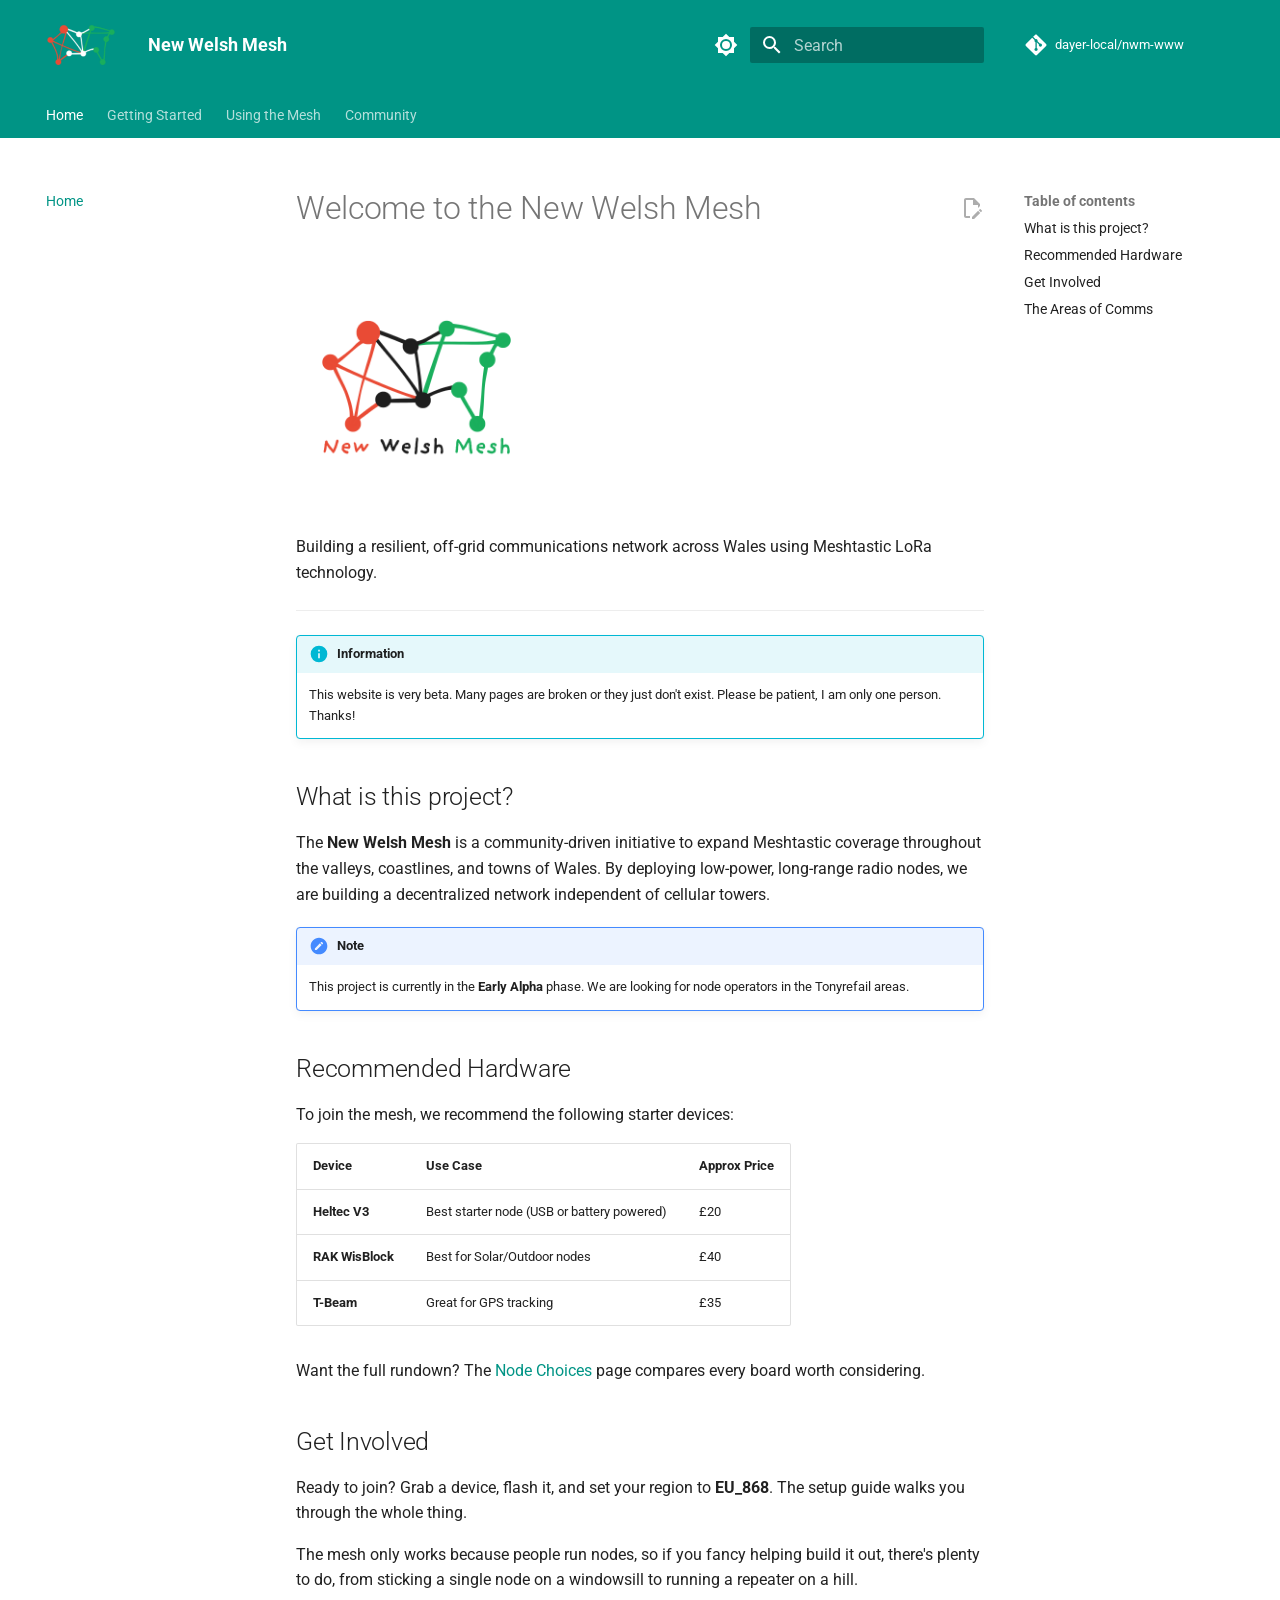
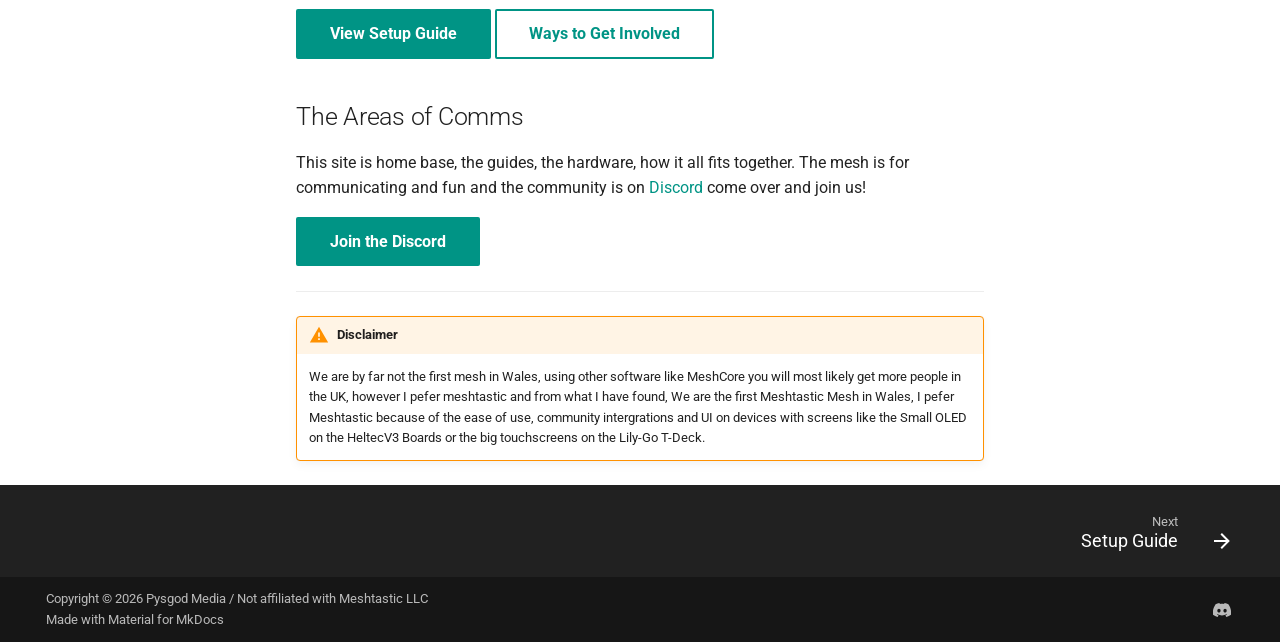
<file: index.html>
<!doctype html>
<html lang="en" class="no-js">
  <head>
    
      <meta charset="utf-8">
      <meta name="viewport" content="width=device-width,initial-scale=1">
      
      
      
        <link rel="canonical" href="https://welshmesh.pysgod.xyz/">
      
      
      
        <link rel="next" href="docs/getting-started/">
      
      
        
      
      
      <link rel="icon" href="nwm-white.png">
      <meta name="generator" content="mkdocs-1.6.1, mkdocs-material-9.7.7">
    
    
      
        <title>New Welsh Mesh</title>
      
    
    
      <link rel="stylesheet" href="assets/stylesheets/main.ec1eaa64.min.css">
      
        
        <link rel="stylesheet" href="assets/stylesheets/palette.ab4e12ef.min.css">
      
      


    
    
      
    
    
      
        
        
        <link rel="preconnect" href="https://fonts.gstatic.com" crossorigin>
        <link rel="stylesheet" href="https://fonts.googleapis.com/css?family=Roboto:300,300i,400,400i,700,700i%7CRoboto+Mono:400,400i,700,700i&display=fallback">
        <style>:root{--md-text-font:"Roboto";--md-code-font:"Roboto Mono"}</style>
      
    
    
      <link rel="stylesheet" href="stylesheets/style.css">
    
    <script>__md_scope=new URL(".",location),__md_hash=e=>[...e].reduce(((e,_)=>(e<<5)-e+_.charCodeAt(0)),0),__md_get=(e,_=localStorage,t=__md_scope)=>JSON.parse(_.getItem(t.pathname+"."+e)),__md_set=(e,_,t=localStorage,a=__md_scope)=>{try{t.setItem(a.pathname+"."+e,JSON.stringify(_))}catch(e){}}</script>
    
      

    
    
  </head>
  
  
    
    
      
    
    
    
    
    <body dir="ltr" data-md-color-scheme="default" data-md-color-primary="custom" data-md-color-accent="custom">
  
    
    <input class="md-toggle" data-md-toggle="drawer" type="checkbox" id="__drawer" autocomplete="off">
    <input class="md-toggle" data-md-toggle="search" type="checkbox" id="__search" autocomplete="off">
    <label class="md-overlay" for="__drawer"></label>
    <div data-md-component="skip">
      
        
        <a href="#welcome-to-the-new-welsh-mesh" class="md-skip">
          Skip to content
        </a>
      
    </div>
    <div data-md-component="announce">
      
    </div>
    
    
      

<header class="md-header" data-md-component="header">
  <nav class="md-header__inner md-grid" aria-label="Header">
    <a href="." title="New Welsh Mesh" class="md-header__button md-logo" aria-label="New Welsh Mesh" data-md-component="logo">
      
  <img src="nwm-white.png" alt="logo">

    </a>
    <label class="md-header__button md-icon" for="__drawer">
      
      <svg xmlns="http://www.w3.org/2000/svg" viewBox="0 0 24 24"><path d="M3 6h18v2H3zm0 5h18v2H3zm0 5h18v2H3z"/></svg>
    </label>
    <div class="md-header__title" data-md-component="header-title">
      <div class="md-header__ellipsis">
        <div class="md-header__topic">
          <span class="md-ellipsis">
            New Welsh Mesh
          </span>
        </div>
        <div class="md-header__topic" data-md-component="header-topic">
          <span class="md-ellipsis">
            
              Home
            
          </span>
        </div>
      </div>
    </div>
    
      
        <form class="md-header__option" data-md-component="palette">
  
    
    
    
    <input class="md-option" data-md-color-media="" data-md-color-scheme="default" data-md-color-primary="custom" data-md-color-accent="custom"  aria-label="Switch to dark mode"  type="radio" name="__palette" id="__palette_0">
    
      <label class="md-header__button md-icon" title="Switch to dark mode" for="__palette_1" hidden>
        <svg xmlns="http://www.w3.org/2000/svg" viewBox="0 0 24 24"><path d="M12 8a4 4 0 0 0-4 4 4 4 0 0 0 4 4 4 4 0 0 0 4-4 4 4 0 0 0-4-4m0 10a6 6 0 0 1-6-6 6 6 0 0 1 6-6 6 6 0 0 1 6 6 6 6 0 0 1-6 6m8-9.31V4h-4.69L12 .69 8.69 4H4v4.69L.69 12 4 15.31V20h4.69L12 23.31 15.31 20H20v-4.69L23.31 12z"/></svg>
      </label>
    
  
    
    
    
    <input class="md-option" data-md-color-media="" data-md-color-scheme="slate" data-md-color-primary="custom" data-md-color-accent="custom"  aria-label="Switch to light mode"  type="radio" name="__palette" id="__palette_1">
    
      <label class="md-header__button md-icon" title="Switch to light mode" for="__palette_0" hidden>
        <svg xmlns="http://www.w3.org/2000/svg" viewBox="0 0 24 24"><path d="M12 18c-.89 0-1.74-.2-2.5-.55C11.56 16.5 13 14.42 13 12s-1.44-4.5-3.5-5.45C10.26 6.2 11.11 6 12 6a6 6 0 0 1 6 6 6 6 0 0 1-6 6m8-9.31V4h-4.69L12 .69 8.69 4H4v4.69L.69 12 4 15.31V20h4.69L12 23.31 15.31 20H20v-4.69L23.31 12z"/></svg>
      </label>
    
  
</form>
      
    
    
      <script>var palette=__md_get("__palette");if(palette&&palette.color){if("(prefers-color-scheme)"===palette.color.media){var media=matchMedia("(prefers-color-scheme: light)"),input=document.querySelector(media.matches?"[data-md-color-media='(prefers-color-scheme: light)']":"[data-md-color-media='(prefers-color-scheme: dark)']");palette.color.media=input.getAttribute("data-md-color-media"),palette.color.scheme=input.getAttribute("data-md-color-scheme"),palette.color.primary=input.getAttribute("data-md-color-primary"),palette.color.accent=input.getAttribute("data-md-color-accent")}for(var[key,value]of Object.entries(palette.color))document.body.setAttribute("data-md-color-"+key,value)}</script>
    
    
    
      
      
        <label class="md-header__button md-icon" for="__search">
          
          <svg xmlns="http://www.w3.org/2000/svg" viewBox="0 0 24 24"><path d="M9.5 3A6.5 6.5 0 0 1 16 9.5c0 1.61-.59 3.09-1.56 4.23l.27.27h.79l5 5-1.5 1.5-5-5v-.79l-.27-.27A6.52 6.52 0 0 1 9.5 16 6.5 6.5 0 0 1 3 9.5 6.5 6.5 0 0 1 9.5 3m0 2C7 5 5 7 5 9.5S7 14 9.5 14 14 12 14 9.5 12 5 9.5 5"/></svg>
        </label>
        <div class="md-search" data-md-component="search" role="dialog">
  <label class="md-search__overlay" for="__search"></label>
  <div class="md-search__inner" role="search">
    <form class="md-search__form" name="search">
      <input type="text" class="md-search__input" name="query" aria-label="Search" placeholder="Search" autocapitalize="off" autocorrect="off" autocomplete="off" spellcheck="false" data-md-component="search-query" required>
      <label class="md-search__icon md-icon" for="__search">
        
        <svg xmlns="http://www.w3.org/2000/svg" viewBox="0 0 24 24"><path d="M9.5 3A6.5 6.5 0 0 1 16 9.5c0 1.61-.59 3.09-1.56 4.23l.27.27h.79l5 5-1.5 1.5-5-5v-.79l-.27-.27A6.52 6.52 0 0 1 9.5 16 6.5 6.5 0 0 1 3 9.5 6.5 6.5 0 0 1 9.5 3m0 2C7 5 5 7 5 9.5S7 14 9.5 14 14 12 14 9.5 12 5 9.5 5"/></svg>
        
        <svg xmlns="http://www.w3.org/2000/svg" viewBox="0 0 24 24"><path d="M20 11v2H8l5.5 5.5-1.42 1.42L4.16 12l7.92-7.92L13.5 5.5 8 11z"/></svg>
      </label>
      <nav class="md-search__options" aria-label="Search">
        
        <button type="reset" class="md-search__icon md-icon" title="Clear" aria-label="Clear" tabindex="-1">
          
          <svg xmlns="http://www.w3.org/2000/svg" viewBox="0 0 24 24"><path d="M19 6.41 17.59 5 12 10.59 6.41 5 5 6.41 10.59 12 5 17.59 6.41 19 12 13.41 17.59 19 19 17.59 13.41 12z"/></svg>
        </button>
      </nav>
      
    </form>
    <div class="md-search__output">
      <div class="md-search__scrollwrap" tabindex="0" data-md-scrollfix>
        <div class="md-search-result" data-md-component="search-result">
          <div class="md-search-result__meta">
            Initializing search
          </div>
          <ol class="md-search-result__list" role="presentation"></ol>
        </div>
      </div>
    </div>
  </div>
</div>
      
    
    
      <div class="md-header__source">
        <a href="https://github.com/dayer-local/nwm-www" title="Go to repository" class="md-source" data-md-component="source">
  <div class="md-source__icon md-icon">
    
    <svg xmlns="http://www.w3.org/2000/svg" viewBox="0 0 448 512"><!--! Font Awesome Free 7.1.0 by @fontawesome - https://fontawesome.com License - https://fontawesome.com/license/free (Icons: CC BY 4.0, Fonts: SIL OFL 1.1, Code: MIT License) Copyright 2025 Fonticons, Inc.--><path d="M439.6 236.1 244 40.5c-5.4-5.5-12.8-8.5-20.4-8.5s-15 3-20.4 8.4L162.5 81l51.5 51.5c27.1-9.1 52.7 16.8 43.4 43.7l49.7 49.7c34.2-11.8 61.2 31 35.5 56.7-26.5 26.5-70.2-2.9-56-37.3L240.3 199v121.9c25.3 12.5 22.3 41.8 9.1 55-6.4 6.4-15.2 10.1-24.3 10.1s-17.8-3.6-24.3-10.1c-17.6-17.6-11.1-46.9 11.2-56v-123c-20.8-8.5-24.6-30.7-18.6-45L142.6 101 8.5 235.1C3 240.6 0 247.9 0 255.5s3 15 8.5 20.4l195.6 195.7c5.4 5.4 12.7 8.4 20.4 8.4s15-3 20.4-8.4l194.7-194.7c5.4-5.4 8.4-12.8 8.4-20.4s-3-15-8.4-20.4"/></svg>
  </div>
  <div class="md-source__repository">
    dayer-local/nwm-www
  </div>
</a>
      </div>
    
  </nav>
  
</header>
    
    <div class="md-container" data-md-component="container">
      
      
        
          
            
<nav class="md-tabs" aria-label="Tabs" data-md-component="tabs">
  <div class="md-grid">
    <ul class="md-tabs__list">
      
        
  
  
  
    
  
  
    <li class="md-tabs__item md-tabs__item--active">
      <a href="." class="md-tabs__link">
        
  
  
    
  
  Home

      </a>
    </li>
  

      
        
  
  
  
  
    
    
      <li class="md-tabs__item">
        <a href="docs/getting-started/" class="md-tabs__link">
          
  
  
  Getting Started

        </a>
      </li>
    
  

      
        
  
  
  
  
    
    
      <li class="md-tabs__item">
        <a href="docs/mesh-etiquette/" class="md-tabs__link">
          
  
  
  Using the Mesh

        </a>
      </li>
    
  

      
        
  
  
  
  
    
    
      <li class="md-tabs__item">
        <a href="docs/get-involved/" class="md-tabs__link">
          
  
  
  Community

        </a>
      </li>
    
  

      
    </ul>
  </div>
</nav>
          
        
      
      <main class="md-main" data-md-component="main">
        <div class="md-main__inner md-grid">
          
            
              
              <div class="md-sidebar md-sidebar--primary" data-md-component="sidebar" data-md-type="navigation" >
                <div class="md-sidebar__scrollwrap">
                  <div class="md-sidebar__inner">
                    


  


<nav class="md-nav md-nav--primary md-nav--lifted" aria-label="Navigation" data-md-level="0">
  <label class="md-nav__title" for="__drawer">
    <a href="." title="New Welsh Mesh" class="md-nav__button md-logo" aria-label="New Welsh Mesh" data-md-component="logo">
      
  <img src="nwm-white.png" alt="logo">

    </a>
    New Welsh Mesh
  </label>
  
    <div class="md-nav__source">
      <a href="https://github.com/dayer-local/nwm-www" title="Go to repository" class="md-source" data-md-component="source">
  <div class="md-source__icon md-icon">
    
    <svg xmlns="http://www.w3.org/2000/svg" viewBox="0 0 448 512"><!--! Font Awesome Free 7.1.0 by @fontawesome - https://fontawesome.com License - https://fontawesome.com/license/free (Icons: CC BY 4.0, Fonts: SIL OFL 1.1, Code: MIT License) Copyright 2025 Fonticons, Inc.--><path d="M439.6 236.1 244 40.5c-5.4-5.5-12.8-8.5-20.4-8.5s-15 3-20.4 8.4L162.5 81l51.5 51.5c27.1-9.1 52.7 16.8 43.4 43.7l49.7 49.7c34.2-11.8 61.2 31 35.5 56.7-26.5 26.5-70.2-2.9-56-37.3L240.3 199v121.9c25.3 12.5 22.3 41.8 9.1 55-6.4 6.4-15.2 10.1-24.3 10.1s-17.8-3.6-24.3-10.1c-17.6-17.6-11.1-46.9 11.2-56v-123c-20.8-8.5-24.6-30.7-18.6-45L142.6 101 8.5 235.1C3 240.6 0 247.9 0 255.5s3 15 8.5 20.4l195.6 195.7c5.4 5.4 12.7 8.4 20.4 8.4s15-3 20.4-8.4l194.7-194.7c5.4-5.4 8.4-12.8 8.4-20.4s-3-15-8.4-20.4"/></svg>
  </div>
  <div class="md-source__repository">
    dayer-local/nwm-www
  </div>
</a>
    </div>
  
  <ul class="md-nav__list" data-md-scrollfix>
    
      
      
  
  
    
  
  
  
    <li class="md-nav__item md-nav__item--active">
      
      <input class="md-nav__toggle md-toggle" type="checkbox" id="__toc">
      
      
        
      
      
        <label class="md-nav__link md-nav__link--active" for="__toc">
          
  
  
  <span class="md-ellipsis">
    
  
    Home
  

    
  </span>
  
  

          <span class="md-nav__icon md-icon"></span>
        </label>
      
      <a href="." class="md-nav__link md-nav__link--active">
        
  
  
  <span class="md-ellipsis">
    
  
    Home
  

    
  </span>
  
  

      </a>
      
        

<nav class="md-nav md-nav--secondary" aria-label="Table of contents">
  
  
  
    
  
  
    <label class="md-nav__title" for="__toc">
      <span class="md-nav__icon md-icon"></span>
      Table of contents
    </label>
    <ul class="md-nav__list" data-md-component="toc" data-md-scrollfix>
      
        <li class="md-nav__item">
  <a href="#what-is-this-project" class="md-nav__link">
    <span class="md-ellipsis">
      
        What is this project?
      
    </span>
  </a>
  
</li>
      
        <li class="md-nav__item">
  <a href="#recommended-hardware" class="md-nav__link">
    <span class="md-ellipsis">
      
        Recommended Hardware
      
    </span>
  </a>
  
</li>
      
        <li class="md-nav__item">
  <a href="#get-involved" class="md-nav__link">
    <span class="md-ellipsis">
      
        Get Involved
      
    </span>
  </a>
  
</li>
      
        <li class="md-nav__item">
  <a href="#the-areas-of-comms" class="md-nav__link">
    <span class="md-ellipsis">
      
        The Areas of Comms
      
    </span>
  </a>
  
</li>
      
    </ul>
  
</nav>
      
    </li>
  

    
      
      
  
  
  
  
    
    
    
    
      
      
        
      
    
    
    <li class="md-nav__item md-nav__item--nested">
      
        
        
        <input class="md-nav__toggle md-toggle " type="checkbox" id="__nav_2" >
        
          
          <label class="md-nav__link" for="__nav_2" id="__nav_2_label" tabindex="0">
            
  
  
  <span class="md-ellipsis">
    
  
    Getting Started
  

    
  </span>
  
  

            <span class="md-nav__icon md-icon"></span>
          </label>
        
        <nav class="md-nav" data-md-level="1" aria-labelledby="__nav_2_label" aria-expanded="false">
          <label class="md-nav__title" for="__nav_2">
            <span class="md-nav__icon md-icon"></span>
            
  
    Getting Started
  

          </label>
          <ul class="md-nav__list" data-md-scrollfix>
            
              
                
  
  
  
  
    <li class="md-nav__item">
      <a href="docs/getting-started/" class="md-nav__link">
        
  
  
  <span class="md-ellipsis">
    
  
    Setup Guide
  

    
  </span>
  
  

      </a>
    </li>
  

              
            
              
                
  
  
  
  
    <li class="md-nav__item">
      <a href="docs/node-choices/" class="md-nav__link">
        
  
  
  <span class="md-ellipsis">
    
  
    Node Choices
  

    
  </span>
  
  

      </a>
    </li>
  

              
            
              
                
  
  
  
  
    <li class="md-nav__item">
      <a href="docs/node-settings/" class="md-nav__link">
        
  
  
  <span class="md-ellipsis">
    
  
    Node Configuration
  

    
  </span>
  
  

      </a>
    </li>
  

              
            
          </ul>
        </nav>
      
    </li>
  

    
      
      
  
  
  
  
    
    
    
    
      
      
        
      
    
    
    <li class="md-nav__item md-nav__item--nested">
      
        
        
        <input class="md-nav__toggle md-toggle " type="checkbox" id="__nav_3" >
        
          
          <label class="md-nav__link" for="__nav_3" id="__nav_3_label" tabindex="0">
            
  
  
  <span class="md-ellipsis">
    
  
    Using the Mesh
  

    
  </span>
  
  

            <span class="md-nav__icon md-icon"></span>
          </label>
        
        <nav class="md-nav" data-md-level="1" aria-labelledby="__nav_3_label" aria-expanded="false">
          <label class="md-nav__title" for="__nav_3">
            <span class="md-nav__icon md-icon"></span>
            
  
    Using the Mesh
  

          </label>
          <ul class="md-nav__list" data-md-scrollfix>
            
              
                
  
  
  
  
    <li class="md-nav__item">
      <a href="docs/mesh-etiquette/" class="md-nav__link">
        
  
  
  <span class="md-ellipsis">
    
  
    Mesh Etiquette
  

    
  </span>
  
  

      </a>
    </li>
  

              
            
          </ul>
        </nav>
      
    </li>
  

    
      
      
  
  
  
  
    
    
    
    
      
      
        
      
    
    
    <li class="md-nav__item md-nav__item--nested">
      
        
        
        <input class="md-nav__toggle md-toggle " type="checkbox" id="__nav_4" >
        
          
          <label class="md-nav__link" for="__nav_4" id="__nav_4_label" tabindex="0">
            
  
  
  <span class="md-ellipsis">
    
  
    Community
  

    
  </span>
  
  

            <span class="md-nav__icon md-icon"></span>
          </label>
        
        <nav class="md-nav" data-md-level="1" aria-labelledby="__nav_4_label" aria-expanded="false">
          <label class="md-nav__title" for="__nav_4">
            <span class="md-nav__icon md-icon"></span>
            
  
    Community
  

          </label>
          <ul class="md-nav__list" data-md-scrollfix>
            
              
                
  
  
  
  
    <li class="md-nav__item">
      <a href="docs/get-involved/" class="md-nav__link">
        
  
  
  <span class="md-ellipsis">
    
  
    Get Involved
  

    
  </span>
  
  

      </a>
    </li>
  

              
            
              
                
  
  
  
  
    <li class="md-nav__item">
      <a href="docs/node-operators/" class="md-nav__link">
        
  
  
  <span class="md-ellipsis">
    
  
    Node Operators
  

    
  </span>
  
  

      </a>
    </li>
  

              
            
          </ul>
        </nav>
      
    </li>
  

    
  </ul>
</nav>
                  </div>
                </div>
              </div>
            
            
              
              <div class="md-sidebar md-sidebar--secondary" data-md-component="sidebar" data-md-type="toc" >
                <div class="md-sidebar__scrollwrap">
                  <div class="md-sidebar__inner">
                    

<nav class="md-nav md-nav--secondary" aria-label="Table of contents">
  
  
  
    
  
  
    <label class="md-nav__title" for="__toc">
      <span class="md-nav__icon md-icon"></span>
      Table of contents
    </label>
    <ul class="md-nav__list" data-md-component="toc" data-md-scrollfix>
      
        <li class="md-nav__item">
  <a href="#what-is-this-project" class="md-nav__link">
    <span class="md-ellipsis">
      
        What is this project?
      
    </span>
  </a>
  
</li>
      
        <li class="md-nav__item">
  <a href="#recommended-hardware" class="md-nav__link">
    <span class="md-ellipsis">
      
        Recommended Hardware
      
    </span>
  </a>
  
</li>
      
        <li class="md-nav__item">
  <a href="#get-involved" class="md-nav__link">
    <span class="md-ellipsis">
      
        Get Involved
      
    </span>
  </a>
  
</li>
      
        <li class="md-nav__item">
  <a href="#the-areas-of-comms" class="md-nav__link">
    <span class="md-ellipsis">
      
        The Areas of Comms
      
    </span>
  </a>
  
</li>
      
    </ul>
  
</nav>
                  </div>
                </div>
              </div>
            
          
          
            <div class="md-content" data-md-component="content">
              
              <article class="md-content__inner md-typeset">
                
                  


  
    <a href="https://github.com/dayer-local/nwm-www/edit/main/docs/index.md" title="Edit this page" class="md-content__button md-icon" rel="edit">
      
      <svg xmlns="http://www.w3.org/2000/svg" viewBox="0 0 24 24"><path d="M10 20H6V4h7v5h5v3.1l2-2V8l-6-6H6c-1.1 0-2 .9-2 2v16c0 1.1.9 2 2 2h4zm10.2-7c.1 0 .3.1.4.2l1.3 1.3c.2.2.2.6 0 .8l-1 1-2.1-2.1 1-1c.1-.1.2-.2.4-.2m0 3.9L14.1 23H12v-2.1l6.1-6.1z"/></svg>
    </a>
  
  


<h1 id="welcome-to-the-new-welsh-mesh">Welcome to the New Welsh Mesh</h1>
<p><img alt="The NWM Logo" src="nwmlogo.png" width="35%" /></p>
<p>Building a resilient, off-grid communications network across Wales using Meshtastic LoRa technology.</p>
<hr />
<div class="admonition info">
<p class="admonition-title">Information</p>
<p>This website is very beta. Many pages are broken or they just don't exist. Please be patient, I am only one person. Thanks!</p>
</div>
<h2 id="what-is-this-project">What is this project?</h2>
<p>The <strong>New Welsh Mesh</strong> is a community-driven initiative to expand Meshtastic coverage throughout the valleys, coastlines, and towns of Wales. By deploying low-power, long-range radio nodes, we are building a decentralized network independent of cellular towers.</p>
<div class="admonition note">
<p class="admonition-title">Note</p>
<p>This project is currently in the <strong>Early Alpha</strong> phase. We are looking for node operators in the Tonyrefail areas.</p>
</div>
<h2 id="recommended-hardware">Recommended Hardware</h2>
<p>To join the mesh, we recommend the following starter devices:</p>
<table>
<thead>
<tr>
<th style="text-align: left;">Device</th>
<th style="text-align: left;">Use Case</th>
<th style="text-align: left;">Approx Price</th>
</tr>
</thead>
<tbody>
<tr>
<td style="text-align: left;"><strong>Heltec V3</strong></td>
<td style="text-align: left;">Best starter node (USB or battery powered)</td>
<td style="text-align: left;">£20</td>
</tr>
<tr>
<td style="text-align: left;"><strong>RAK WisBlock</strong></td>
<td style="text-align: left;">Best for Solar/Outdoor nodes</td>
<td style="text-align: left;">£40</td>
</tr>
<tr>
<td style="text-align: left;"><strong>T-Beam</strong></td>
<td style="text-align: left;">Great for GPS tracking</td>
<td style="text-align: left;">£35</td>
</tr>
</tbody>
</table>
<p>Want the full rundown? The <a href="docs/node-choices/">Node Choices</a> page compares every board worth considering.</p>
<h2 id="get-involved">Get Involved</h2>
<p>Ready to join? Grab a device, flash it, and set your region to <strong>EU_868</strong>. The setup guide walks you through the whole thing.</p>
<p>The mesh only works because people run nodes, so if you fancy helping build it out, there's plenty to do, from sticking a single node on a windowsill to running a repeater on a hill.</p>
<p><a class="md-button md-button--primary" href="docs/getting-started/">View Setup Guide</a>
<a class="md-button" href="docs/get-involved/">Ways to Get Involved</a></p>
<h2 id="the-areas-of-comms">The Areas of Comms</h2>
<p>This site is home base, the guides, the hardware, how it all fits together. The mesh is for communicating and fun and the community is on <a href="https://discord.gg/4VhKqbH39W">Discord</a> come over and join us!</p>
<p><a class="md-button md-button--primary" href="https://discord.gg/4VhKqbH39W">Join the Discord</a></p>
<hr />
<div class="admonition warning">
<p class="admonition-title">Disclaimer</p>
<p>We are by far not the first mesh in Wales, using other software like MeshCore you will most likely get more people in the UK, however I pefer meshtastic and from what I have found, We are the first Meshtastic Mesh in Wales, I pefer Meshtastic because of the ease of use, community intergrations and UI on devices with screens like the Small OLED on the HeltecV3 Boards or the big touchscreens on the Lily-Go T-Deck.</p>
</div>












                
              </article>
            </div>
          
          
<script>var target=document.getElementById(location.hash.slice(1));target&&target.name&&(target.checked=target.name.startsWith("__tabbed_"))</script>
        </div>
        
      </main>
      
        <footer class="md-footer">
  
    
      
      <nav class="md-footer__inner md-grid" aria-label="Footer" >
        
        
          
          <a href="docs/getting-started/" class="md-footer__link md-footer__link--next" aria-label="Next: Setup Guide">
            <div class="md-footer__title">
              <span class="md-footer__direction">
                Next
              </span>
              <div class="md-ellipsis">
                Setup Guide
              </div>
            </div>
            <div class="md-footer__button md-icon">
              
              <svg xmlns="http://www.w3.org/2000/svg" viewBox="0 0 24 24"><path d="M4 11v2h12l-5.5 5.5 1.42 1.42L19.84 12l-7.92-7.92L10.5 5.5 16 11z"/></svg>
            </div>
          </a>
        
      </nav>
    
  
  <div class="md-footer-meta md-typeset">
    <div class="md-footer-meta__inner md-grid">
      <div class="md-copyright">
  
    <div class="md-copyright__highlight">
      Copyright &copy; 2026 <a href="https://welshmesh.pysgod.xyz/copyright/">Pysgod Media<a/> / Not affiliated with Meshtastic LLC
    </div>
  
  
    Made with
    <a href="https://squidfunk.github.io/mkdocs-material/" target="_blank" rel="noopener">
      Material for MkDocs
    </a>
  
</div>
      
        
<div class="md-social">
  
    
    
    
    
      
      
    
    <a href="https://discord.gg/4VhKqbH39W" target="_blank" rel="noopener" title="discord.gg" class="md-social__link">
      <svg xmlns="http://www.w3.org/2000/svg" viewBox="0 0 576 512"><!--! Font Awesome Free 7.1.0 by @fontawesome - https://fontawesome.com License - https://fontawesome.com/license/free (Icons: CC BY 4.0, Fonts: SIL OFL 1.1, Code: MIT License) Copyright 2025 Fonticons, Inc.--><path d="M492.5 69.8c-.2-.3-.4-.6-.8-.7-38.1-17.5-78.4-30-119.7-37.1-.4-.1-.8 0-1.1.1s-.6.4-.8.8c-5.5 9.9-10.5 20.2-14.9 30.6-44.6-6.8-89.9-6.8-134.4 0-4.5-10.5-9.5-20.7-15.1-30.6-.2-.3-.5-.6-.8-.8s-.7-.2-1.1-.2C162.5 39 122.2 51.5 84.1 69c-.3.1-.6.4-.8.7C7.1 183.5-13.8 294.6-3.6 404.2c0 .3.1.5.2.8s.3.4.5.6c44.4 32.9 94 58 146.8 74.2.4.1.8.1 1.1 0s.7-.4.9-.7c11.3-15.4 21.4-31.8 30-48.8.1-.2.2-.5.2-.8s0-.5-.1-.8-.2-.5-.4-.6-.4-.3-.7-.4c-15.8-6.1-31.2-13.4-45.9-21.9-.3-.2-.5-.4-.7-.6s-.3-.6-.3-.9 0-.6.2-.9.3-.5.6-.7c3.1-2.3 6.2-4.7 9.1-7.1.3-.2.6-.4.9-.4s.7 0 1 .1c96.2 43.9 200.4 43.9 295.5 0 .3-.1.7-.2 1-.2s.7.2.9.4c2.9 2.4 6 4.9 9.1 7.2.2.2.4.4.6.7s.2.6.2.9-.1.6-.3.9-.4.5-.6.6c-14.7 8.6-30 15.9-45.9 21.8-.2.1-.5.2-.7.4s-.3.4-.4.7-.1.5-.1.8.1.5.2.8c8.8 17 18.8 33.3 30 48.8.2.3.6.6.9.7s.8.1 1.1 0c52.9-16.2 102.6-41.3 147.1-74.2.2-.2.4-.4.5-.6s.2-.5.2-.8c12.3-126.8-20.5-236.9-86.9-334.5zm-302 267.7c-29 0-52.8-26.6-52.8-59.2s23.4-59.2 52.8-59.2c29.7 0 53.3 26.8 52.8 59.2 0 32.7-23.4 59.2-52.8 59.2m195.4 0c-29 0-52.8-26.6-52.8-59.2s23.4-59.2 52.8-59.2c29.7 0 53.3 26.8 52.8 59.2 0 32.7-23.2 59.2-52.8 59.2"/></svg>
    </a>
  
</div>
      
    </div>
  </div>
</footer>
      
    </div>
    <div class="md-dialog" data-md-component="dialog">
      <div class="md-dialog__inner md-typeset"></div>
    </div>
    
    
    
      
      
      <script id="__config" type="application/json">{"annotate": null, "base": ".", "features": ["navigation.tabs", "navigation.sections", "content.code.copy", "content.action.edit", "navigation.footer"], "search": "assets/javascripts/workers/search.2c215733.min.js", "tags": null, "translations": {"clipboard.copied": "Copied to clipboard", "clipboard.copy": "Copy to clipboard", "search.result.more.one": "1 more on this page", "search.result.more.other": "# more on this page", "search.result.none": "No matching documents", "search.result.one": "1 matching document", "search.result.other": "# matching documents", "search.result.placeholder": "Type to start searching", "search.result.term.missing": "Missing", "select.version": "Select version"}, "version": null}</script>
    
    
      <script src="assets/javascripts/bundle.d7400e89.min.js"></script>
      
    
  </body>
</html>
</file>
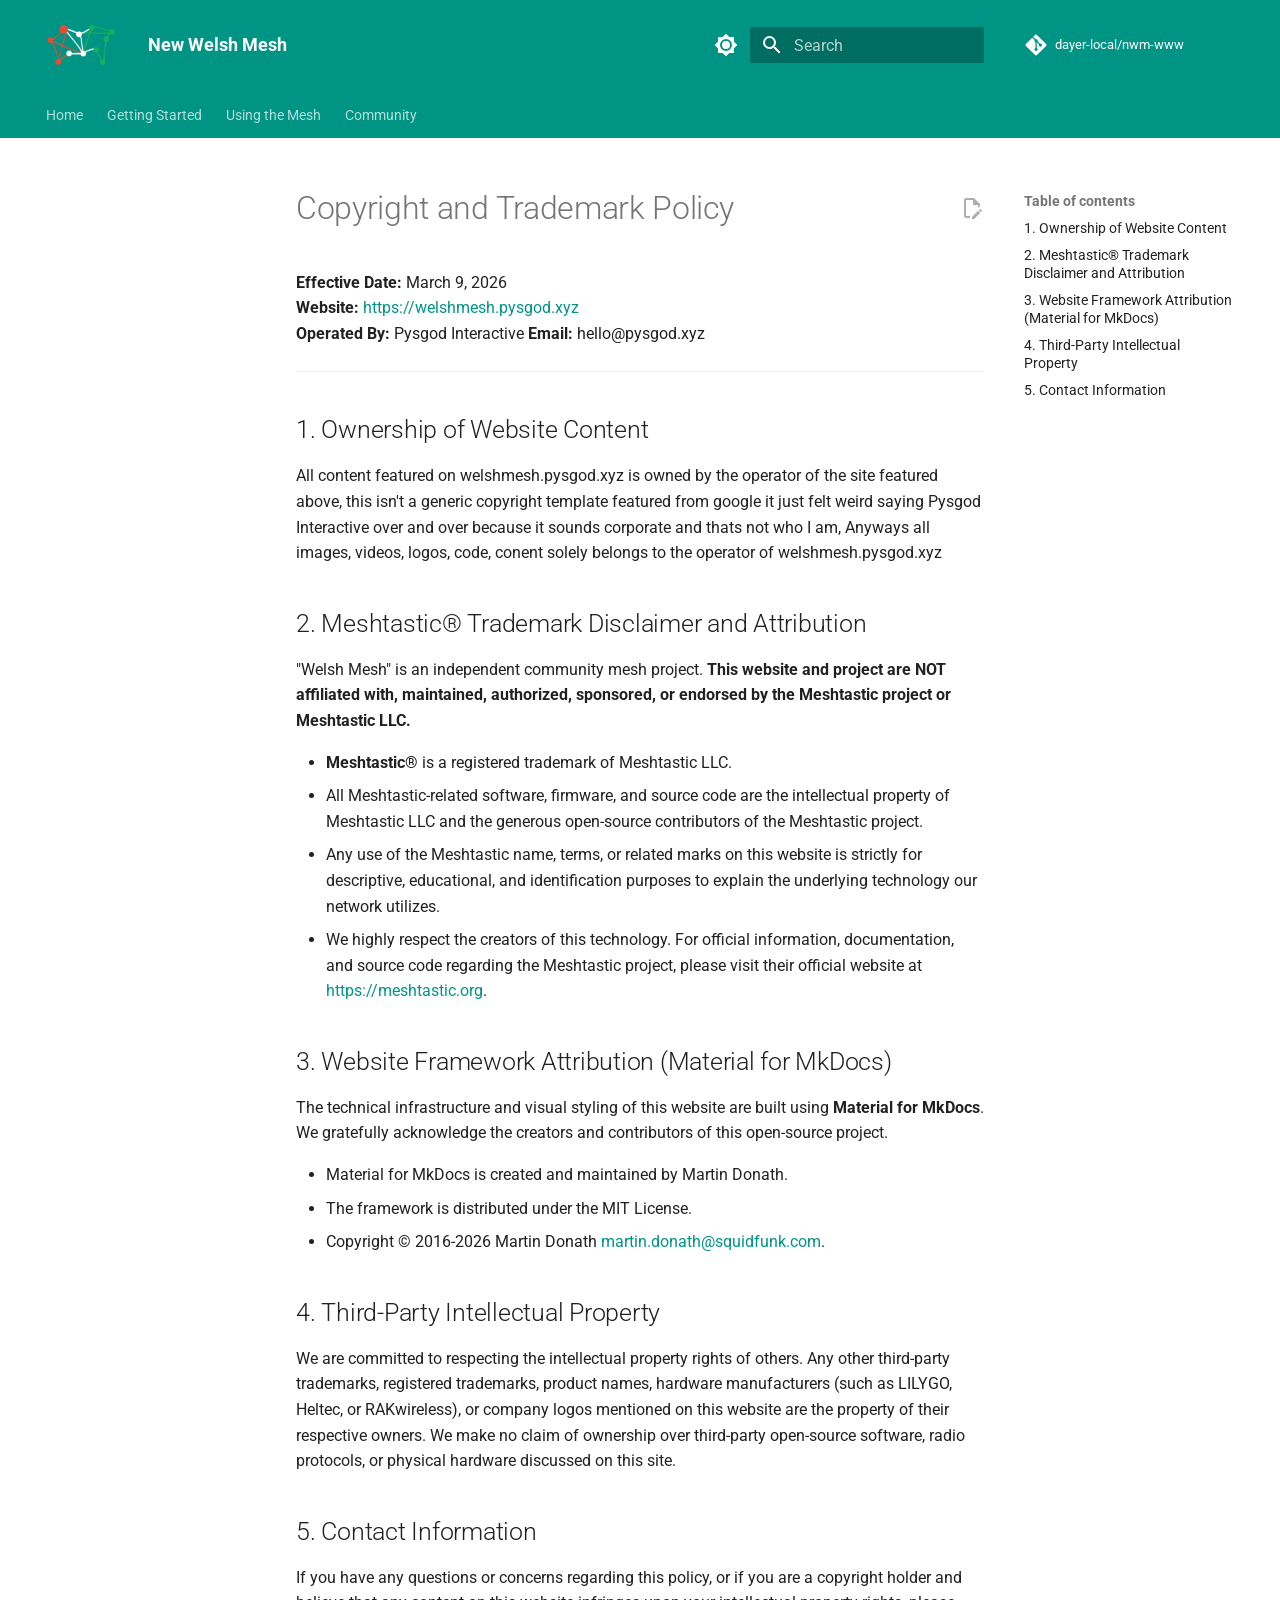
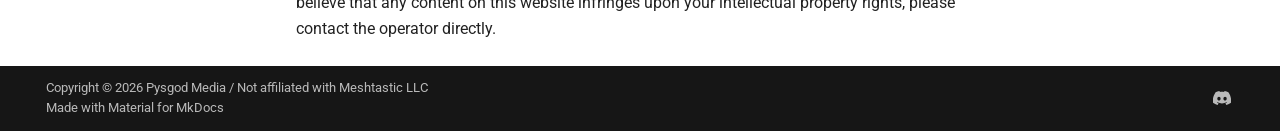
<file: copyright/index.html>
<!doctype html>
<html lang="en" class="no-js">
  <head>
    
      <meta charset="utf-8">
      <meta name="viewport" content="width=device-width,initial-scale=1">
      
      
      
        <link rel="canonical" href="https://welshmesh.pysgod.xyz/copyright/">
      
      
      
      
        
      
      
      <link rel="icon" href="../nwm-white.png">
      <meta name="generator" content="mkdocs-1.6.1, mkdocs-material-9.7.7">
    
    
      
        <title>Copyright and Trademark Policy - New Welsh Mesh</title>
      
    
    
      <link rel="stylesheet" href="../assets/stylesheets/main.ec1eaa64.min.css">
      
        
        <link rel="stylesheet" href="../assets/stylesheets/palette.ab4e12ef.min.css">
      
      


    
    
      
    
    
      
        
        
        <link rel="preconnect" href="https://fonts.gstatic.com" crossorigin>
        <link rel="stylesheet" href="https://fonts.googleapis.com/css?family=Roboto:300,300i,400,400i,700,700i%7CRoboto+Mono:400,400i,700,700i&display=fallback">
        <style>:root{--md-text-font:"Roboto";--md-code-font:"Roboto Mono"}</style>
      
    
    
      <link rel="stylesheet" href="../stylesheets/style.css">
    
    <script>__md_scope=new URL("..",location),__md_hash=e=>[...e].reduce(((e,_)=>(e<<5)-e+_.charCodeAt(0)),0),__md_get=(e,_=localStorage,t=__md_scope)=>JSON.parse(_.getItem(t.pathname+"."+e)),__md_set=(e,_,t=localStorage,a=__md_scope)=>{try{t.setItem(a.pathname+"."+e,JSON.stringify(_))}catch(e){}}</script>
    
      

    
    
  </head>
  
  
    
    
      
    
    
    
    
    <body dir="ltr" data-md-color-scheme="default" data-md-color-primary="custom" data-md-color-accent="custom">
  
    
    <input class="md-toggle" data-md-toggle="drawer" type="checkbox" id="__drawer" autocomplete="off">
    <input class="md-toggle" data-md-toggle="search" type="checkbox" id="__search" autocomplete="off">
    <label class="md-overlay" for="__drawer"></label>
    <div data-md-component="skip">
      
        
        <a href="#copyright-and-trademark-policy" class="md-skip">
          Skip to content
        </a>
      
    </div>
    <div data-md-component="announce">
      
    </div>
    
    
      

<header class="md-header" data-md-component="header">
  <nav class="md-header__inner md-grid" aria-label="Header">
    <a href=".." title="New Welsh Mesh" class="md-header__button md-logo" aria-label="New Welsh Mesh" data-md-component="logo">
      
  <img src="../nwm-white.png" alt="logo">

    </a>
    <label class="md-header__button md-icon" for="__drawer">
      
      <svg xmlns="http://www.w3.org/2000/svg" viewBox="0 0 24 24"><path d="M3 6h18v2H3zm0 5h18v2H3zm0 5h18v2H3z"/></svg>
    </label>
    <div class="md-header__title" data-md-component="header-title">
      <div class="md-header__ellipsis">
        <div class="md-header__topic">
          <span class="md-ellipsis">
            New Welsh Mesh
          </span>
        </div>
        <div class="md-header__topic" data-md-component="header-topic">
          <span class="md-ellipsis">
            
              Copyright and Trademark Policy
            
          </span>
        </div>
      </div>
    </div>
    
      
        <form class="md-header__option" data-md-component="palette">
  
    
    
    
    <input class="md-option" data-md-color-media="" data-md-color-scheme="default" data-md-color-primary="custom" data-md-color-accent="custom"  aria-label="Switch to dark mode"  type="radio" name="__palette" id="__palette_0">
    
      <label class="md-header__button md-icon" title="Switch to dark mode" for="__palette_1" hidden>
        <svg xmlns="http://www.w3.org/2000/svg" viewBox="0 0 24 24"><path d="M12 8a4 4 0 0 0-4 4 4 4 0 0 0 4 4 4 4 0 0 0 4-4 4 4 0 0 0-4-4m0 10a6 6 0 0 1-6-6 6 6 0 0 1 6-6 6 6 0 0 1 6 6 6 6 0 0 1-6 6m8-9.31V4h-4.69L12 .69 8.69 4H4v4.69L.69 12 4 15.31V20h4.69L12 23.31 15.31 20H20v-4.69L23.31 12z"/></svg>
      </label>
    
  
    
    
    
    <input class="md-option" data-md-color-media="" data-md-color-scheme="slate" data-md-color-primary="custom" data-md-color-accent="custom"  aria-label="Switch to light mode"  type="radio" name="__palette" id="__palette_1">
    
      <label class="md-header__button md-icon" title="Switch to light mode" for="__palette_0" hidden>
        <svg xmlns="http://www.w3.org/2000/svg" viewBox="0 0 24 24"><path d="M12 18c-.89 0-1.74-.2-2.5-.55C11.56 16.5 13 14.42 13 12s-1.44-4.5-3.5-5.45C10.26 6.2 11.11 6 12 6a6 6 0 0 1 6 6 6 6 0 0 1-6 6m8-9.31V4h-4.69L12 .69 8.69 4H4v4.69L.69 12 4 15.31V20h4.69L12 23.31 15.31 20H20v-4.69L23.31 12z"/></svg>
      </label>
    
  
</form>
      
    
    
      <script>var palette=__md_get("__palette");if(palette&&palette.color){if("(prefers-color-scheme)"===palette.color.media){var media=matchMedia("(prefers-color-scheme: light)"),input=document.querySelector(media.matches?"[data-md-color-media='(prefers-color-scheme: light)']":"[data-md-color-media='(prefers-color-scheme: dark)']");palette.color.media=input.getAttribute("data-md-color-media"),palette.color.scheme=input.getAttribute("data-md-color-scheme"),palette.color.primary=input.getAttribute("data-md-color-primary"),palette.color.accent=input.getAttribute("data-md-color-accent")}for(var[key,value]of Object.entries(palette.color))document.body.setAttribute("data-md-color-"+key,value)}</script>
    
    
    
      
      
        <label class="md-header__button md-icon" for="__search">
          
          <svg xmlns="http://www.w3.org/2000/svg" viewBox="0 0 24 24"><path d="M9.5 3A6.5 6.5 0 0 1 16 9.5c0 1.61-.59 3.09-1.56 4.23l.27.27h.79l5 5-1.5 1.5-5-5v-.79l-.27-.27A6.52 6.52 0 0 1 9.5 16 6.5 6.5 0 0 1 3 9.5 6.5 6.5 0 0 1 9.5 3m0 2C7 5 5 7 5 9.5S7 14 9.5 14 14 12 14 9.5 12 5 9.5 5"/></svg>
        </label>
        <div class="md-search" data-md-component="search" role="dialog">
  <label class="md-search__overlay" for="__search"></label>
  <div class="md-search__inner" role="search">
    <form class="md-search__form" name="search">
      <input type="text" class="md-search__input" name="query" aria-label="Search" placeholder="Search" autocapitalize="off" autocorrect="off" autocomplete="off" spellcheck="false" data-md-component="search-query" required>
      <label class="md-search__icon md-icon" for="__search">
        
        <svg xmlns="http://www.w3.org/2000/svg" viewBox="0 0 24 24"><path d="M9.5 3A6.5 6.5 0 0 1 16 9.5c0 1.61-.59 3.09-1.56 4.23l.27.27h.79l5 5-1.5 1.5-5-5v-.79l-.27-.27A6.52 6.52 0 0 1 9.5 16 6.5 6.5 0 0 1 3 9.5 6.5 6.5 0 0 1 9.5 3m0 2C7 5 5 7 5 9.5S7 14 9.5 14 14 12 14 9.5 12 5 9.5 5"/></svg>
        
        <svg xmlns="http://www.w3.org/2000/svg" viewBox="0 0 24 24"><path d="M20 11v2H8l5.5 5.5-1.42 1.42L4.16 12l7.92-7.92L13.5 5.5 8 11z"/></svg>
      </label>
      <nav class="md-search__options" aria-label="Search">
        
        <button type="reset" class="md-search__icon md-icon" title="Clear" aria-label="Clear" tabindex="-1">
          
          <svg xmlns="http://www.w3.org/2000/svg" viewBox="0 0 24 24"><path d="M19 6.41 17.59 5 12 10.59 6.41 5 5 6.41 10.59 12 5 17.59 6.41 19 12 13.41 17.59 19 19 17.59 13.41 12z"/></svg>
        </button>
      </nav>
      
    </form>
    <div class="md-search__output">
      <div class="md-search__scrollwrap" tabindex="0" data-md-scrollfix>
        <div class="md-search-result" data-md-component="search-result">
          <div class="md-search-result__meta">
            Initializing search
          </div>
          <ol class="md-search-result__list" role="presentation"></ol>
        </div>
      </div>
    </div>
  </div>
</div>
      
    
    
      <div class="md-header__source">
        <a href="https://github.com/dayer-local/nwm-www" title="Go to repository" class="md-source" data-md-component="source">
  <div class="md-source__icon md-icon">
    
    <svg xmlns="http://www.w3.org/2000/svg" viewBox="0 0 448 512"><!--! Font Awesome Free 7.1.0 by @fontawesome - https://fontawesome.com License - https://fontawesome.com/license/free (Icons: CC BY 4.0, Fonts: SIL OFL 1.1, Code: MIT License) Copyright 2025 Fonticons, Inc.--><path d="M439.6 236.1 244 40.5c-5.4-5.5-12.8-8.5-20.4-8.5s-15 3-20.4 8.4L162.5 81l51.5 51.5c27.1-9.1 52.7 16.8 43.4 43.7l49.7 49.7c34.2-11.8 61.2 31 35.5 56.7-26.5 26.5-70.2-2.9-56-37.3L240.3 199v121.9c25.3 12.5 22.3 41.8 9.1 55-6.4 6.4-15.2 10.1-24.3 10.1s-17.8-3.6-24.3-10.1c-17.6-17.6-11.1-46.9 11.2-56v-123c-20.8-8.5-24.6-30.7-18.6-45L142.6 101 8.5 235.1C3 240.6 0 247.9 0 255.5s3 15 8.5 20.4l195.6 195.7c5.4 5.4 12.7 8.4 20.4 8.4s15-3 20.4-8.4l194.7-194.7c5.4-5.4 8.4-12.8 8.4-20.4s-3-15-8.4-20.4"/></svg>
  </div>
  <div class="md-source__repository">
    dayer-local/nwm-www
  </div>
</a>
      </div>
    
  </nav>
  
</header>
    
    <div class="md-container" data-md-component="container">
      
      
        
          
            
<nav class="md-tabs" aria-label="Tabs" data-md-component="tabs">
  <div class="md-grid">
    <ul class="md-tabs__list">
      
        
  
  
  
  
    <li class="md-tabs__item">
      <a href=".." class="md-tabs__link">
        
  
  
    
  
  Home

      </a>
    </li>
  

      
        
  
  
  
  
    
    
      <li class="md-tabs__item">
        <a href="../docs/getting-started/" class="md-tabs__link">
          
  
  
  Getting Started

        </a>
      </li>
    
  

      
        
  
  
  
  
    
    
      <li class="md-tabs__item">
        <a href="../docs/mesh-etiquette/" class="md-tabs__link">
          
  
  
  Using the Mesh

        </a>
      </li>
    
  

      
        
  
  
  
  
    
    
      <li class="md-tabs__item">
        <a href="../docs/get-involved/" class="md-tabs__link">
          
  
  
  Community

        </a>
      </li>
    
  

      
    </ul>
  </div>
</nav>
          
        
      
      <main class="md-main" data-md-component="main">
        <div class="md-main__inner md-grid">
          
            
              
              <div class="md-sidebar md-sidebar--primary" data-md-component="sidebar" data-md-type="navigation" >
                <div class="md-sidebar__scrollwrap">
                  <div class="md-sidebar__inner">
                    


  


<nav class="md-nav md-nav--primary md-nav--lifted" aria-label="Navigation" data-md-level="0">
  <label class="md-nav__title" for="__drawer">
    <a href=".." title="New Welsh Mesh" class="md-nav__button md-logo" aria-label="New Welsh Mesh" data-md-component="logo">
      
  <img src="../nwm-white.png" alt="logo">

    </a>
    New Welsh Mesh
  </label>
  
    <div class="md-nav__source">
      <a href="https://github.com/dayer-local/nwm-www" title="Go to repository" class="md-source" data-md-component="source">
  <div class="md-source__icon md-icon">
    
    <svg xmlns="http://www.w3.org/2000/svg" viewBox="0 0 448 512"><!--! Font Awesome Free 7.1.0 by @fontawesome - https://fontawesome.com License - https://fontawesome.com/license/free (Icons: CC BY 4.0, Fonts: SIL OFL 1.1, Code: MIT License) Copyright 2025 Fonticons, Inc.--><path d="M439.6 236.1 244 40.5c-5.4-5.5-12.8-8.5-20.4-8.5s-15 3-20.4 8.4L162.5 81l51.5 51.5c27.1-9.1 52.7 16.8 43.4 43.7l49.7 49.7c34.2-11.8 61.2 31 35.5 56.7-26.5 26.5-70.2-2.9-56-37.3L240.3 199v121.9c25.3 12.5 22.3 41.8 9.1 55-6.4 6.4-15.2 10.1-24.3 10.1s-17.8-3.6-24.3-10.1c-17.6-17.6-11.1-46.9 11.2-56v-123c-20.8-8.5-24.6-30.7-18.6-45L142.6 101 8.5 235.1C3 240.6 0 247.9 0 255.5s3 15 8.5 20.4l195.6 195.7c5.4 5.4 12.7 8.4 20.4 8.4s15-3 20.4-8.4l194.7-194.7c5.4-5.4 8.4-12.8 8.4-20.4s-3-15-8.4-20.4"/></svg>
  </div>
  <div class="md-source__repository">
    dayer-local/nwm-www
  </div>
</a>
    </div>
  
  <ul class="md-nav__list" data-md-scrollfix>
    
      
      
  
  
  
  
    <li class="md-nav__item">
      <a href=".." class="md-nav__link">
        
  
  
  <span class="md-ellipsis">
    
  
    Home
  

    
  </span>
  
  

      </a>
    </li>
  

    
      
      
  
  
  
  
    
    
    
    
      
      
        
      
    
    
    <li class="md-nav__item md-nav__item--nested">
      
        
        
        <input class="md-nav__toggle md-toggle " type="checkbox" id="__nav_2" >
        
          
          <label class="md-nav__link" for="__nav_2" id="__nav_2_label" tabindex="0">
            
  
  
  <span class="md-ellipsis">
    
  
    Getting Started
  

    
  </span>
  
  

            <span class="md-nav__icon md-icon"></span>
          </label>
        
        <nav class="md-nav" data-md-level="1" aria-labelledby="__nav_2_label" aria-expanded="false">
          <label class="md-nav__title" for="__nav_2">
            <span class="md-nav__icon md-icon"></span>
            
  
    Getting Started
  

          </label>
          <ul class="md-nav__list" data-md-scrollfix>
            
              
                
  
  
  
  
    <li class="md-nav__item">
      <a href="../docs/getting-started/" class="md-nav__link">
        
  
  
  <span class="md-ellipsis">
    
  
    Setup Guide
  

    
  </span>
  
  

      </a>
    </li>
  

              
            
              
                
  
  
  
  
    <li class="md-nav__item">
      <a href="../docs/node-choices/" class="md-nav__link">
        
  
  
  <span class="md-ellipsis">
    
  
    Node Choices
  

    
  </span>
  
  

      </a>
    </li>
  

              
            
              
                
  
  
  
  
    <li class="md-nav__item">
      <a href="../docs/node-settings/" class="md-nav__link">
        
  
  
  <span class="md-ellipsis">
    
  
    Node Configuration
  

    
  </span>
  
  

      </a>
    </li>
  

              
            
          </ul>
        </nav>
      
    </li>
  

    
      
      
  
  
  
  
    
    
    
    
      
      
        
      
    
    
    <li class="md-nav__item md-nav__item--nested">
      
        
        
        <input class="md-nav__toggle md-toggle " type="checkbox" id="__nav_3" >
        
          
          <label class="md-nav__link" for="__nav_3" id="__nav_3_label" tabindex="0">
            
  
  
  <span class="md-ellipsis">
    
  
    Using the Mesh
  

    
  </span>
  
  

            <span class="md-nav__icon md-icon"></span>
          </label>
        
        <nav class="md-nav" data-md-level="1" aria-labelledby="__nav_3_label" aria-expanded="false">
          <label class="md-nav__title" for="__nav_3">
            <span class="md-nav__icon md-icon"></span>
            
  
    Using the Mesh
  

          </label>
          <ul class="md-nav__list" data-md-scrollfix>
            
              
                
  
  
  
  
    <li class="md-nav__item">
      <a href="../docs/mesh-etiquette/" class="md-nav__link">
        
  
  
  <span class="md-ellipsis">
    
  
    Mesh Etiquette
  

    
  </span>
  
  

      </a>
    </li>
  

              
            
          </ul>
        </nav>
      
    </li>
  

    
      
      
  
  
  
  
    
    
    
    
      
      
        
      
    
    
    <li class="md-nav__item md-nav__item--nested">
      
        
        
        <input class="md-nav__toggle md-toggle " type="checkbox" id="__nav_4" >
        
          
          <label class="md-nav__link" for="__nav_4" id="__nav_4_label" tabindex="0">
            
  
  
  <span class="md-ellipsis">
    
  
    Community
  

    
  </span>
  
  

            <span class="md-nav__icon md-icon"></span>
          </label>
        
        <nav class="md-nav" data-md-level="1" aria-labelledby="__nav_4_label" aria-expanded="false">
          <label class="md-nav__title" for="__nav_4">
            <span class="md-nav__icon md-icon"></span>
            
  
    Community
  

          </label>
          <ul class="md-nav__list" data-md-scrollfix>
            
              
                
  
  
  
  
    <li class="md-nav__item">
      <a href="../docs/get-involved/" class="md-nav__link">
        
  
  
  <span class="md-ellipsis">
    
  
    Get Involved
  

    
  </span>
  
  

      </a>
    </li>
  

              
            
              
                
  
  
  
  
    <li class="md-nav__item">
      <a href="../docs/node-operators/" class="md-nav__link">
        
  
  
  <span class="md-ellipsis">
    
  
    Node Operators
  

    
  </span>
  
  

      </a>
    </li>
  

              
            
          </ul>
        </nav>
      
    </li>
  

    
  </ul>
</nav>
                  </div>
                </div>
              </div>
            
            
              
              <div class="md-sidebar md-sidebar--secondary" data-md-component="sidebar" data-md-type="toc" >
                <div class="md-sidebar__scrollwrap">
                  <div class="md-sidebar__inner">
                    

<nav class="md-nav md-nav--secondary" aria-label="Table of contents">
  
  
  
    
  
  
    <label class="md-nav__title" for="__toc">
      <span class="md-nav__icon md-icon"></span>
      Table of contents
    </label>
    <ul class="md-nav__list" data-md-component="toc" data-md-scrollfix>
      
        <li class="md-nav__item">
  <a href="#1-ownership-of-website-content" class="md-nav__link">
    <span class="md-ellipsis">
      
        1. Ownership of Website Content
      
    </span>
  </a>
  
</li>
      
        <li class="md-nav__item">
  <a href="#2-meshtastic-trademark-disclaimer-and-attribution" class="md-nav__link">
    <span class="md-ellipsis">
      
        2. Meshtastic® Trademark Disclaimer and Attribution
      
    </span>
  </a>
  
</li>
      
        <li class="md-nav__item">
  <a href="#3-website-framework-attribution-material-for-mkdocs" class="md-nav__link">
    <span class="md-ellipsis">
      
        3. Website Framework Attribution (Material for MkDocs)
      
    </span>
  </a>
  
</li>
      
        <li class="md-nav__item">
  <a href="#4-third-party-intellectual-property" class="md-nav__link">
    <span class="md-ellipsis">
      
        4. Third-Party Intellectual Property
      
    </span>
  </a>
  
</li>
      
        <li class="md-nav__item">
  <a href="#5-contact-information" class="md-nav__link">
    <span class="md-ellipsis">
      
        5. Contact Information
      
    </span>
  </a>
  
</li>
      
    </ul>
  
</nav>
                  </div>
                </div>
              </div>
            
          
          
            <div class="md-content" data-md-component="content">
              
              <article class="md-content__inner md-typeset">
                
                  


  
    <a href="https://github.com/dayer-local/nwm-www/edit/main/docs/copyright.md" title="Edit this page" class="md-content__button md-icon" rel="edit">
      
      <svg xmlns="http://www.w3.org/2000/svg" viewBox="0 0 24 24"><path d="M10 20H6V4h7v5h5v3.1l2-2V8l-6-6H6c-1.1 0-2 .9-2 2v16c0 1.1.9 2 2 2h4zm10.2-7c.1 0 .3.1.4.2l1.3 1.3c.2.2.2.6 0 .8l-1 1-2.1-2.1 1-1c.1-.1.2-.2.4-.2m0 3.9L14.1 23H12v-2.1l6.1-6.1z"/></svg>
    </a>
  
  


<h1 id="copyright-and-trademark-policy">Copyright and Trademark Policy</h1>
<p><strong>Effective Date:</strong> March 9, 2026<br />
<strong>Website:</strong> <a href="https://welshmesh.pysgod.xyz">https://welshmesh.pysgod.xyz</a><br />
<strong>Operated By:</strong> Pysgod Interactive 
<strong>Email:</strong> hello@pysgod.xyz</p>
<hr />
<h2 id="1-ownership-of-website-content">1. Ownership of Website Content</h2>
<p>All content featured on welshmesh.pysgod.xyz is owned by the operator of the site featured above, this isn't a generic copyright template featured from google it just felt weird saying Pysgod Interactive over and over because it sounds corporate and thats not who I am, Anyways all images, videos, logos, code, conent solely belongs to the operator of welshmesh.pysgod.xyz</p>
<h2 id="2-meshtastic-trademark-disclaimer-and-attribution">2. Meshtastic® Trademark Disclaimer and Attribution</h2>
<p>"Welsh Mesh" is an independent community mesh project. <strong>This website and project are NOT affiliated with, maintained, authorized, sponsored, or endorsed by the Meshtastic project or Meshtastic LLC.</strong></p>
<ul>
<li><strong>Meshtastic®</strong> is a registered trademark of Meshtastic LLC. </li>
<li>All Meshtastic-related software, firmware, and source code are the intellectual property of Meshtastic LLC and the generous open-source contributors of the Meshtastic project.</li>
<li>Any use of the Meshtastic name, terms, or related marks on this website is strictly for descriptive, educational, and identification purposes to explain the underlying technology our network utilizes. </li>
<li>We highly respect the creators of this technology. For official information, documentation, and source code regarding the Meshtastic project, please visit their official website at <a href="https://meshtastic.org">https://meshtastic.org</a>.</li>
</ul>
<h2 id="3-website-framework-attribution-material-for-mkdocs">3. Website Framework Attribution (Material for MkDocs)</h2>
<p>The technical infrastructure and visual styling of this website are built using <strong>Material for MkDocs</strong>. We gratefully acknowledge the creators and contributors of this open-source project.</p>
<ul>
<li>Material for MkDocs is created and maintained by Martin Donath.</li>
<li>The framework is distributed under the MIT License. </li>
<li>Copyright © 2016-2026 Martin Donath <a href="&#109;&#97;&#105;&#108;&#116;&#111;&#58;&#109;&#97;&#114;&#116;&#105;&#110;&#46;&#100;&#111;&#110;&#97;&#116;&#104;&#64;&#115;&#113;&#117;&#105;&#100;&#102;&#117;&#110;&#107;&#46;&#99;&#111;&#109;">&#109;&#97;&#114;&#116;&#105;&#110;&#46;&#100;&#111;&#110;&#97;&#116;&#104;&#64;&#115;&#113;&#117;&#105;&#100;&#102;&#117;&#110;&#107;&#46;&#99;&#111;&#109;</a>.</li>
</ul>
<h2 id="4-third-party-intellectual-property">4. Third-Party Intellectual Property</h2>
<p>We are committed to respecting the intellectual property rights of others. Any other third-party trademarks, registered trademarks, product names, hardware manufacturers (such as LILYGO, Heltec, or RAKwireless), or company logos mentioned on this website are the property of their respective owners. We make no claim of ownership over third-party open-source software, radio protocols, or physical hardware discussed on this site.</p>
<h2 id="5-contact-information">5. Contact Information</h2>
<p>If you have any questions or concerns regarding this policy, or if you are a copyright holder and believe that any content on this website infringes upon your intellectual property rights, please contact the operator directly.</p>












                
              </article>
            </div>
          
          
<script>var target=document.getElementById(location.hash.slice(1));target&&target.name&&(target.checked=target.name.startsWith("__tabbed_"))</script>
        </div>
        
      </main>
      
        <footer class="md-footer">
  
    
  
  <div class="md-footer-meta md-typeset">
    <div class="md-footer-meta__inner md-grid">
      <div class="md-copyright">
  
    <div class="md-copyright__highlight">
      Copyright &copy; 2026 <a href="https://welshmesh.pysgod.xyz/copyright/">Pysgod Media<a/> / Not affiliated with Meshtastic LLC
    </div>
  
  
    Made with
    <a href="https://squidfunk.github.io/mkdocs-material/" target="_blank" rel="noopener">
      Material for MkDocs
    </a>
  
</div>
      
        
<div class="md-social">
  
    
    
    
    
      
      
    
    <a href="https://discord.gg/4VhKqbH39W" target="_blank" rel="noopener" title="discord.gg" class="md-social__link">
      <svg xmlns="http://www.w3.org/2000/svg" viewBox="0 0 576 512"><!--! Font Awesome Free 7.1.0 by @fontawesome - https://fontawesome.com License - https://fontawesome.com/license/free (Icons: CC BY 4.0, Fonts: SIL OFL 1.1, Code: MIT License) Copyright 2025 Fonticons, Inc.--><path d="M492.5 69.8c-.2-.3-.4-.6-.8-.7-38.1-17.5-78.4-30-119.7-37.1-.4-.1-.8 0-1.1.1s-.6.4-.8.8c-5.5 9.9-10.5 20.2-14.9 30.6-44.6-6.8-89.9-6.8-134.4 0-4.5-10.5-9.5-20.7-15.1-30.6-.2-.3-.5-.6-.8-.8s-.7-.2-1.1-.2C162.5 39 122.2 51.5 84.1 69c-.3.1-.6.4-.8.7C7.1 183.5-13.8 294.6-3.6 404.2c0 .3.1.5.2.8s.3.4.5.6c44.4 32.9 94 58 146.8 74.2.4.1.8.1 1.1 0s.7-.4.9-.7c11.3-15.4 21.4-31.8 30-48.8.1-.2.2-.5.2-.8s0-.5-.1-.8-.2-.5-.4-.6-.4-.3-.7-.4c-15.8-6.1-31.2-13.4-45.9-21.9-.3-.2-.5-.4-.7-.6s-.3-.6-.3-.9 0-.6.2-.9.3-.5.6-.7c3.1-2.3 6.2-4.7 9.1-7.1.3-.2.6-.4.9-.4s.7 0 1 .1c96.2 43.9 200.4 43.9 295.5 0 .3-.1.7-.2 1-.2s.7.2.9.4c2.9 2.4 6 4.9 9.1 7.2.2.2.4.4.6.7s.2.6.2.9-.1.6-.3.9-.4.5-.6.6c-14.7 8.6-30 15.9-45.9 21.8-.2.1-.5.2-.7.4s-.3.4-.4.7-.1.5-.1.8.1.5.2.8c8.8 17 18.8 33.3 30 48.8.2.3.6.6.9.7s.8.1 1.1 0c52.9-16.2 102.6-41.3 147.1-74.2.2-.2.4-.4.5-.6s.2-.5.2-.8c12.3-126.8-20.5-236.9-86.9-334.5zm-302 267.7c-29 0-52.8-26.6-52.8-59.2s23.4-59.2 52.8-59.2c29.7 0 53.3 26.8 52.8 59.2 0 32.7-23.4 59.2-52.8 59.2m195.4 0c-29 0-52.8-26.6-52.8-59.2s23.4-59.2 52.8-59.2c29.7 0 53.3 26.8 52.8 59.2 0 32.7-23.2 59.2-52.8 59.2"/></svg>
    </a>
  
</div>
      
    </div>
  </div>
</footer>
      
    </div>
    <div class="md-dialog" data-md-component="dialog">
      <div class="md-dialog__inner md-typeset"></div>
    </div>
    
    
    
      
      
      <script id="__config" type="application/json">{"annotate": null, "base": "..", "features": ["navigation.tabs", "navigation.sections", "content.code.copy", "content.action.edit", "navigation.footer"], "search": "../assets/javascripts/workers/search.2c215733.min.js", "tags": null, "translations": {"clipboard.copied": "Copied to clipboard", "clipboard.copy": "Copy to clipboard", "search.result.more.one": "1 more on this page", "search.result.more.other": "# more on this page", "search.result.none": "No matching documents", "search.result.one": "1 matching document", "search.result.other": "# matching documents", "search.result.placeholder": "Type to start searching", "search.result.term.missing": "Missing", "select.version": "Select version"}, "version": null}</script>
    
    
      <script src="../assets/javascripts/bundle.d7400e89.min.js"></script>
      
    
  </body>
</html>
</file>
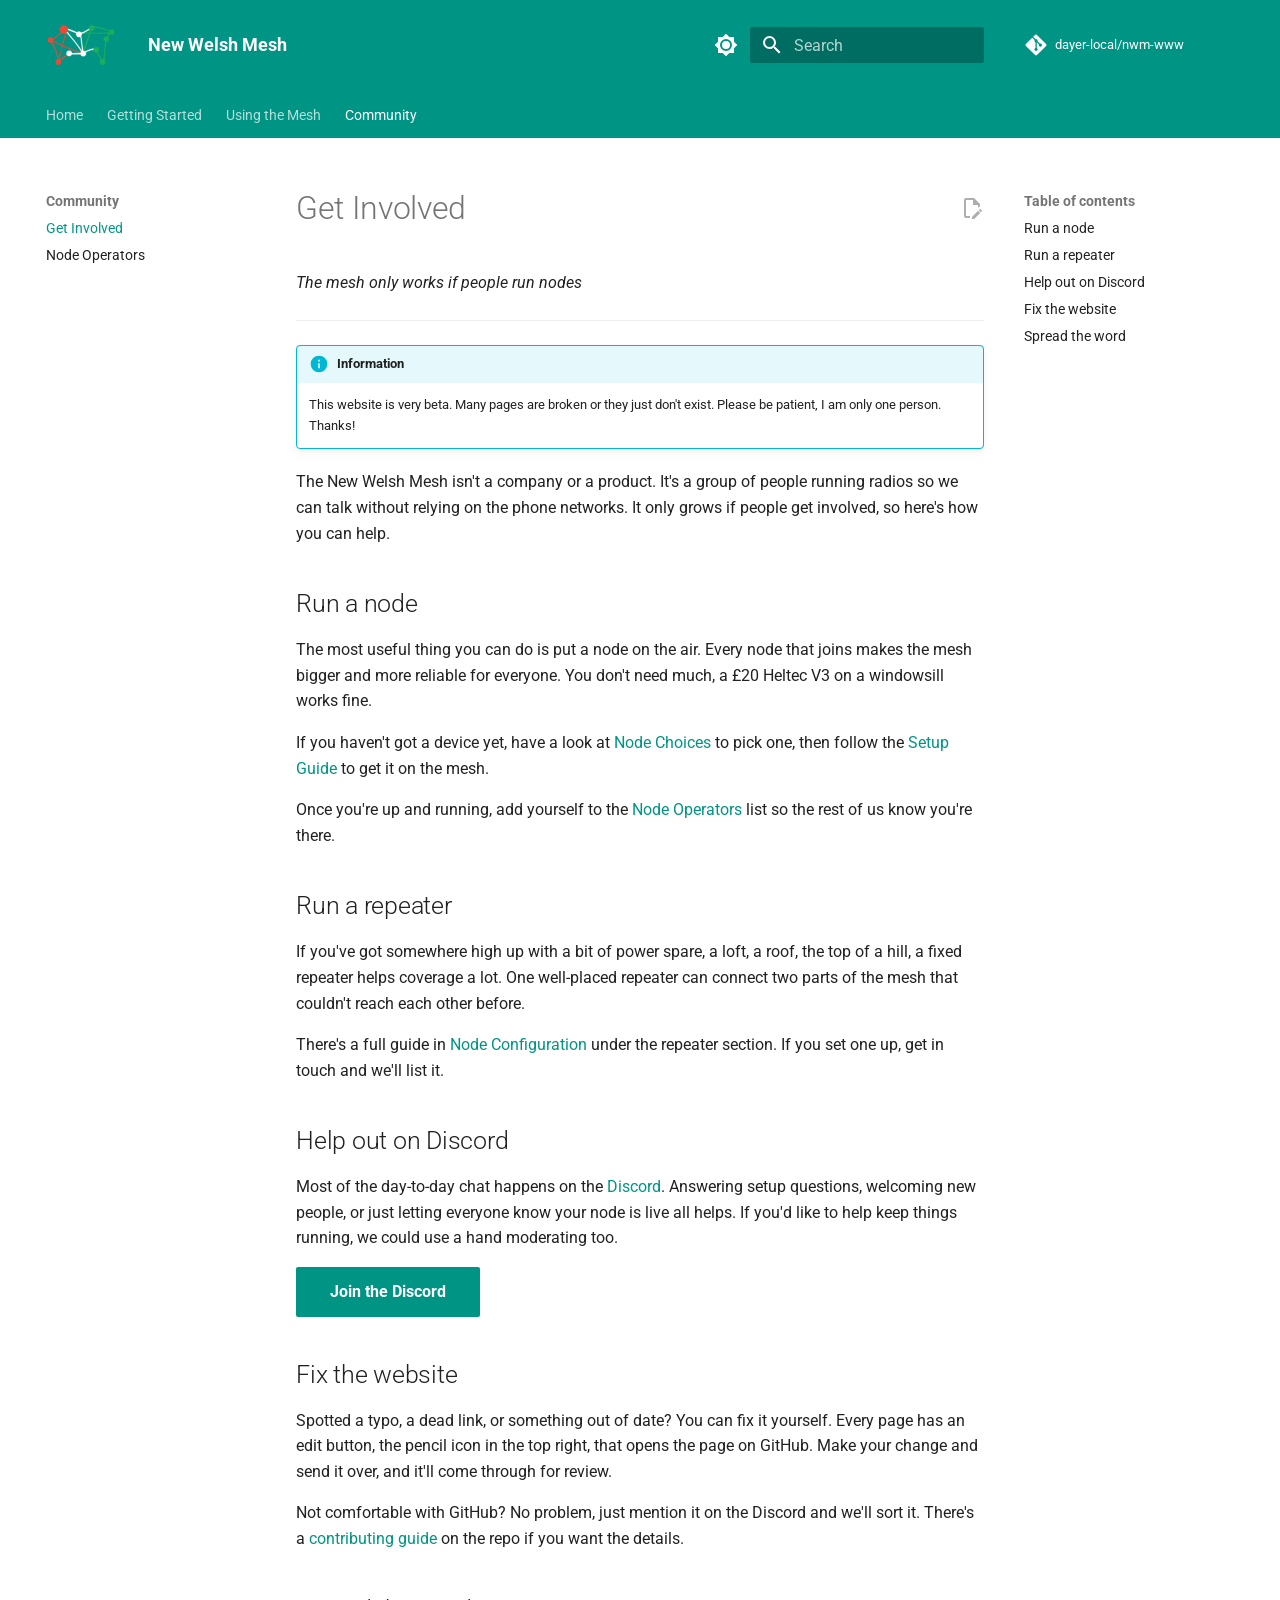
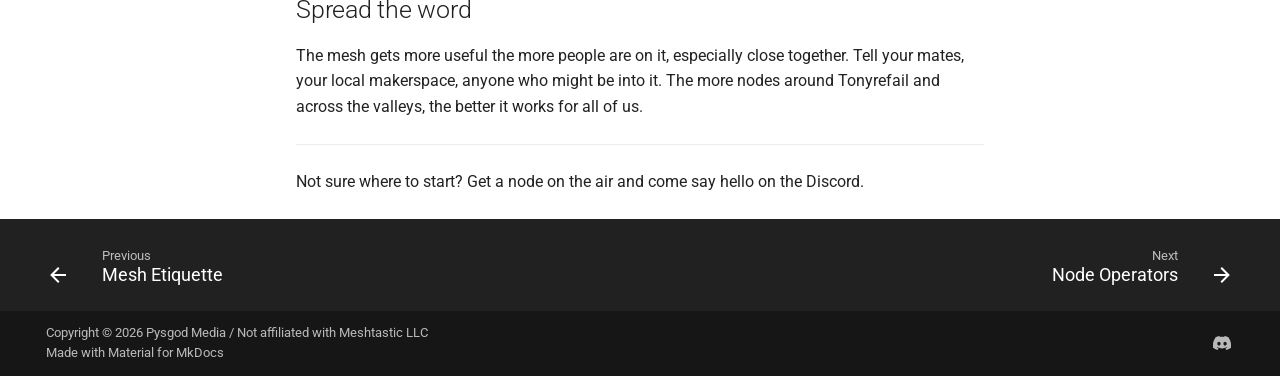
<file: docs/get-involved/index.html>
<!doctype html>
<html lang="en" class="no-js">
  <head>
    
      <meta charset="utf-8">
      <meta name="viewport" content="width=device-width,initial-scale=1">
      
      
      
        <link rel="canonical" href="https://welshmesh.pysgod.xyz/docs/get-involved/">
      
      
        <link rel="prev" href="../mesh-etiquette/">
      
      
        <link rel="next" href="../node-operators/">
      
      
        
      
      
      <link rel="icon" href="../../nwm-white.png">
      <meta name="generator" content="mkdocs-1.6.1, mkdocs-material-9.7.7">
    
    
      
        <title>Get Involved - New Welsh Mesh</title>
      
    
    
      <link rel="stylesheet" href="../../assets/stylesheets/main.ec1eaa64.min.css">
      
        
        <link rel="stylesheet" href="../../assets/stylesheets/palette.ab4e12ef.min.css">
      
      


    
    
      
    
    
      
        
        
        <link rel="preconnect" href="https://fonts.gstatic.com" crossorigin>
        <link rel="stylesheet" href="https://fonts.googleapis.com/css?family=Roboto:300,300i,400,400i,700,700i%7CRoboto+Mono:400,400i,700,700i&display=fallback">
        <style>:root{--md-text-font:"Roboto";--md-code-font:"Roboto Mono"}</style>
      
    
    
      <link rel="stylesheet" href="../../stylesheets/style.css">
    
    <script>__md_scope=new URL("../..",location),__md_hash=e=>[...e].reduce(((e,_)=>(e<<5)-e+_.charCodeAt(0)),0),__md_get=(e,_=localStorage,t=__md_scope)=>JSON.parse(_.getItem(t.pathname+"."+e)),__md_set=(e,_,t=localStorage,a=__md_scope)=>{try{t.setItem(a.pathname+"."+e,JSON.stringify(_))}catch(e){}}</script>
    
      

    
    
  </head>
  
  
    
    
      
    
    
    
    
    <body dir="ltr" data-md-color-scheme="default" data-md-color-primary="custom" data-md-color-accent="custom">
  
    
    <input class="md-toggle" data-md-toggle="drawer" type="checkbox" id="__drawer" autocomplete="off">
    <input class="md-toggle" data-md-toggle="search" type="checkbox" id="__search" autocomplete="off">
    <label class="md-overlay" for="__drawer"></label>
    <div data-md-component="skip">
      
        
        <a href="#get-involved" class="md-skip">
          Skip to content
        </a>
      
    </div>
    <div data-md-component="announce">
      
    </div>
    
    
      

<header class="md-header" data-md-component="header">
  <nav class="md-header__inner md-grid" aria-label="Header">
    <a href="../.." title="New Welsh Mesh" class="md-header__button md-logo" aria-label="New Welsh Mesh" data-md-component="logo">
      
  <img src="../../nwm-white.png" alt="logo">

    </a>
    <label class="md-header__button md-icon" for="__drawer">
      
      <svg xmlns="http://www.w3.org/2000/svg" viewBox="0 0 24 24"><path d="M3 6h18v2H3zm0 5h18v2H3zm0 5h18v2H3z"/></svg>
    </label>
    <div class="md-header__title" data-md-component="header-title">
      <div class="md-header__ellipsis">
        <div class="md-header__topic">
          <span class="md-ellipsis">
            New Welsh Mesh
          </span>
        </div>
        <div class="md-header__topic" data-md-component="header-topic">
          <span class="md-ellipsis">
            
              Get Involved
            
          </span>
        </div>
      </div>
    </div>
    
      
        <form class="md-header__option" data-md-component="palette">
  
    
    
    
    <input class="md-option" data-md-color-media="" data-md-color-scheme="default" data-md-color-primary="custom" data-md-color-accent="custom"  aria-label="Switch to dark mode"  type="radio" name="__palette" id="__palette_0">
    
      <label class="md-header__button md-icon" title="Switch to dark mode" for="__palette_1" hidden>
        <svg xmlns="http://www.w3.org/2000/svg" viewBox="0 0 24 24"><path d="M12 8a4 4 0 0 0-4 4 4 4 0 0 0 4 4 4 4 0 0 0 4-4 4 4 0 0 0-4-4m0 10a6 6 0 0 1-6-6 6 6 0 0 1 6-6 6 6 0 0 1 6 6 6 6 0 0 1-6 6m8-9.31V4h-4.69L12 .69 8.69 4H4v4.69L.69 12 4 15.31V20h4.69L12 23.31 15.31 20H20v-4.69L23.31 12z"/></svg>
      </label>
    
  
    
    
    
    <input class="md-option" data-md-color-media="" data-md-color-scheme="slate" data-md-color-primary="custom" data-md-color-accent="custom"  aria-label="Switch to light mode"  type="radio" name="__palette" id="__palette_1">
    
      <label class="md-header__button md-icon" title="Switch to light mode" for="__palette_0" hidden>
        <svg xmlns="http://www.w3.org/2000/svg" viewBox="0 0 24 24"><path d="M12 18c-.89 0-1.74-.2-2.5-.55C11.56 16.5 13 14.42 13 12s-1.44-4.5-3.5-5.45C10.26 6.2 11.11 6 12 6a6 6 0 0 1 6 6 6 6 0 0 1-6 6m8-9.31V4h-4.69L12 .69 8.69 4H4v4.69L.69 12 4 15.31V20h4.69L12 23.31 15.31 20H20v-4.69L23.31 12z"/></svg>
      </label>
    
  
</form>
      
    
    
      <script>var palette=__md_get("__palette");if(palette&&palette.color){if("(prefers-color-scheme)"===palette.color.media){var media=matchMedia("(prefers-color-scheme: light)"),input=document.querySelector(media.matches?"[data-md-color-media='(prefers-color-scheme: light)']":"[data-md-color-media='(prefers-color-scheme: dark)']");palette.color.media=input.getAttribute("data-md-color-media"),palette.color.scheme=input.getAttribute("data-md-color-scheme"),palette.color.primary=input.getAttribute("data-md-color-primary"),palette.color.accent=input.getAttribute("data-md-color-accent")}for(var[key,value]of Object.entries(palette.color))document.body.setAttribute("data-md-color-"+key,value)}</script>
    
    
    
      
      
        <label class="md-header__button md-icon" for="__search">
          
          <svg xmlns="http://www.w3.org/2000/svg" viewBox="0 0 24 24"><path d="M9.5 3A6.5 6.5 0 0 1 16 9.5c0 1.61-.59 3.09-1.56 4.23l.27.27h.79l5 5-1.5 1.5-5-5v-.79l-.27-.27A6.52 6.52 0 0 1 9.5 16 6.5 6.5 0 0 1 3 9.5 6.5 6.5 0 0 1 9.5 3m0 2C7 5 5 7 5 9.5S7 14 9.5 14 14 12 14 9.5 12 5 9.5 5"/></svg>
        </label>
        <div class="md-search" data-md-component="search" role="dialog">
  <label class="md-search__overlay" for="__search"></label>
  <div class="md-search__inner" role="search">
    <form class="md-search__form" name="search">
      <input type="text" class="md-search__input" name="query" aria-label="Search" placeholder="Search" autocapitalize="off" autocorrect="off" autocomplete="off" spellcheck="false" data-md-component="search-query" required>
      <label class="md-search__icon md-icon" for="__search">
        
        <svg xmlns="http://www.w3.org/2000/svg" viewBox="0 0 24 24"><path d="M9.5 3A6.5 6.5 0 0 1 16 9.5c0 1.61-.59 3.09-1.56 4.23l.27.27h.79l5 5-1.5 1.5-5-5v-.79l-.27-.27A6.52 6.52 0 0 1 9.5 16 6.5 6.5 0 0 1 3 9.5 6.5 6.5 0 0 1 9.5 3m0 2C7 5 5 7 5 9.5S7 14 9.5 14 14 12 14 9.5 12 5 9.5 5"/></svg>
        
        <svg xmlns="http://www.w3.org/2000/svg" viewBox="0 0 24 24"><path d="M20 11v2H8l5.5 5.5-1.42 1.42L4.16 12l7.92-7.92L13.5 5.5 8 11z"/></svg>
      </label>
      <nav class="md-search__options" aria-label="Search">
        
        <button type="reset" class="md-search__icon md-icon" title="Clear" aria-label="Clear" tabindex="-1">
          
          <svg xmlns="http://www.w3.org/2000/svg" viewBox="0 0 24 24"><path d="M19 6.41 17.59 5 12 10.59 6.41 5 5 6.41 10.59 12 5 17.59 6.41 19 12 13.41 17.59 19 19 17.59 13.41 12z"/></svg>
        </button>
      </nav>
      
    </form>
    <div class="md-search__output">
      <div class="md-search__scrollwrap" tabindex="0" data-md-scrollfix>
        <div class="md-search-result" data-md-component="search-result">
          <div class="md-search-result__meta">
            Initializing search
          </div>
          <ol class="md-search-result__list" role="presentation"></ol>
        </div>
      </div>
    </div>
  </div>
</div>
      
    
    
      <div class="md-header__source">
        <a href="https://github.com/dayer-local/nwm-www" title="Go to repository" class="md-source" data-md-component="source">
  <div class="md-source__icon md-icon">
    
    <svg xmlns="http://www.w3.org/2000/svg" viewBox="0 0 448 512"><!--! Font Awesome Free 7.1.0 by @fontawesome - https://fontawesome.com License - https://fontawesome.com/license/free (Icons: CC BY 4.0, Fonts: SIL OFL 1.1, Code: MIT License) Copyright 2025 Fonticons, Inc.--><path d="M439.6 236.1 244 40.5c-5.4-5.5-12.8-8.5-20.4-8.5s-15 3-20.4 8.4L162.5 81l51.5 51.5c27.1-9.1 52.7 16.8 43.4 43.7l49.7 49.7c34.2-11.8 61.2 31 35.5 56.7-26.5 26.5-70.2-2.9-56-37.3L240.3 199v121.9c25.3 12.5 22.3 41.8 9.1 55-6.4 6.4-15.2 10.1-24.3 10.1s-17.8-3.6-24.3-10.1c-17.6-17.6-11.1-46.9 11.2-56v-123c-20.8-8.5-24.6-30.7-18.6-45L142.6 101 8.5 235.1C3 240.6 0 247.9 0 255.5s3 15 8.5 20.4l195.6 195.7c5.4 5.4 12.7 8.4 20.4 8.4s15-3 20.4-8.4l194.7-194.7c5.4-5.4 8.4-12.8 8.4-20.4s-3-15-8.4-20.4"/></svg>
  </div>
  <div class="md-source__repository">
    dayer-local/nwm-www
  </div>
</a>
      </div>
    
  </nav>
  
</header>
    
    <div class="md-container" data-md-component="container">
      
      
        
          
            
<nav class="md-tabs" aria-label="Tabs" data-md-component="tabs">
  <div class="md-grid">
    <ul class="md-tabs__list">
      
        
  
  
  
  
    <li class="md-tabs__item">
      <a href="../.." class="md-tabs__link">
        
  
  
    
  
  Home

      </a>
    </li>
  

      
        
  
  
  
  
    
    
      <li class="md-tabs__item">
        <a href="../getting-started/" class="md-tabs__link">
          
  
  
  Getting Started

        </a>
      </li>
    
  

      
        
  
  
  
  
    
    
      <li class="md-tabs__item">
        <a href="../mesh-etiquette/" class="md-tabs__link">
          
  
  
  Using the Mesh

        </a>
      </li>
    
  

      
        
  
  
  
    
  
  
    
    
      <li class="md-tabs__item md-tabs__item--active">
        <a href="./" class="md-tabs__link">
          
  
  
  Community

        </a>
      </li>
    
  

      
    </ul>
  </div>
</nav>
          
        
      
      <main class="md-main" data-md-component="main">
        <div class="md-main__inner md-grid">
          
            
              
              <div class="md-sidebar md-sidebar--primary" data-md-component="sidebar" data-md-type="navigation" >
                <div class="md-sidebar__scrollwrap">
                  <div class="md-sidebar__inner">
                    


  


<nav class="md-nav md-nav--primary md-nav--lifted" aria-label="Navigation" data-md-level="0">
  <label class="md-nav__title" for="__drawer">
    <a href="../.." title="New Welsh Mesh" class="md-nav__button md-logo" aria-label="New Welsh Mesh" data-md-component="logo">
      
  <img src="../../nwm-white.png" alt="logo">

    </a>
    New Welsh Mesh
  </label>
  
    <div class="md-nav__source">
      <a href="https://github.com/dayer-local/nwm-www" title="Go to repository" class="md-source" data-md-component="source">
  <div class="md-source__icon md-icon">
    
    <svg xmlns="http://www.w3.org/2000/svg" viewBox="0 0 448 512"><!--! Font Awesome Free 7.1.0 by @fontawesome - https://fontawesome.com License - https://fontawesome.com/license/free (Icons: CC BY 4.0, Fonts: SIL OFL 1.1, Code: MIT License) Copyright 2025 Fonticons, Inc.--><path d="M439.6 236.1 244 40.5c-5.4-5.5-12.8-8.5-20.4-8.5s-15 3-20.4 8.4L162.5 81l51.5 51.5c27.1-9.1 52.7 16.8 43.4 43.7l49.7 49.7c34.2-11.8 61.2 31 35.5 56.7-26.5 26.5-70.2-2.9-56-37.3L240.3 199v121.9c25.3 12.5 22.3 41.8 9.1 55-6.4 6.4-15.2 10.1-24.3 10.1s-17.8-3.6-24.3-10.1c-17.6-17.6-11.1-46.9 11.2-56v-123c-20.8-8.5-24.6-30.7-18.6-45L142.6 101 8.5 235.1C3 240.6 0 247.9 0 255.5s3 15 8.5 20.4l195.6 195.7c5.4 5.4 12.7 8.4 20.4 8.4s15-3 20.4-8.4l194.7-194.7c5.4-5.4 8.4-12.8 8.4-20.4s-3-15-8.4-20.4"/></svg>
  </div>
  <div class="md-source__repository">
    dayer-local/nwm-www
  </div>
</a>
    </div>
  
  <ul class="md-nav__list" data-md-scrollfix>
    
      
      
  
  
  
  
    <li class="md-nav__item">
      <a href="../.." class="md-nav__link">
        
  
  
  <span class="md-ellipsis">
    
  
    Home
  

    
  </span>
  
  

      </a>
    </li>
  

    
      
      
  
  
  
  
    
    
    
    
      
      
        
      
    
    
    <li class="md-nav__item md-nav__item--nested">
      
        
        
        <input class="md-nav__toggle md-toggle " type="checkbox" id="__nav_2" >
        
          
          <label class="md-nav__link" for="__nav_2" id="__nav_2_label" tabindex="0">
            
  
  
  <span class="md-ellipsis">
    
  
    Getting Started
  

    
  </span>
  
  

            <span class="md-nav__icon md-icon"></span>
          </label>
        
        <nav class="md-nav" data-md-level="1" aria-labelledby="__nav_2_label" aria-expanded="false">
          <label class="md-nav__title" for="__nav_2">
            <span class="md-nav__icon md-icon"></span>
            
  
    Getting Started
  

          </label>
          <ul class="md-nav__list" data-md-scrollfix>
            
              
                
  
  
  
  
    <li class="md-nav__item">
      <a href="../getting-started/" class="md-nav__link">
        
  
  
  <span class="md-ellipsis">
    
  
    Setup Guide
  

    
  </span>
  
  

      </a>
    </li>
  

              
            
              
                
  
  
  
  
    <li class="md-nav__item">
      <a href="../node-choices/" class="md-nav__link">
        
  
  
  <span class="md-ellipsis">
    
  
    Node Choices
  

    
  </span>
  
  

      </a>
    </li>
  

              
            
              
                
  
  
  
  
    <li class="md-nav__item">
      <a href="../node-settings/" class="md-nav__link">
        
  
  
  <span class="md-ellipsis">
    
  
    Node Configuration
  

    
  </span>
  
  

      </a>
    </li>
  

              
            
          </ul>
        </nav>
      
    </li>
  

    
      
      
  
  
  
  
    
    
    
    
      
      
        
      
    
    
    <li class="md-nav__item md-nav__item--nested">
      
        
        
        <input class="md-nav__toggle md-toggle " type="checkbox" id="__nav_3" >
        
          
          <label class="md-nav__link" for="__nav_3" id="__nav_3_label" tabindex="0">
            
  
  
  <span class="md-ellipsis">
    
  
    Using the Mesh
  

    
  </span>
  
  

            <span class="md-nav__icon md-icon"></span>
          </label>
        
        <nav class="md-nav" data-md-level="1" aria-labelledby="__nav_3_label" aria-expanded="false">
          <label class="md-nav__title" for="__nav_3">
            <span class="md-nav__icon md-icon"></span>
            
  
    Using the Mesh
  

          </label>
          <ul class="md-nav__list" data-md-scrollfix>
            
              
                
  
  
  
  
    <li class="md-nav__item">
      <a href="../mesh-etiquette/" class="md-nav__link">
        
  
  
  <span class="md-ellipsis">
    
  
    Mesh Etiquette
  

    
  </span>
  
  

      </a>
    </li>
  

              
            
          </ul>
        </nav>
      
    </li>
  

    
      
      
  
  
    
  
  
  
    
    
    
    
      
        
        
      
      
        
      
    
    
    <li class="md-nav__item md-nav__item--active md-nav__item--section md-nav__item--nested">
      
        
        
        <input class="md-nav__toggle md-toggle " type="checkbox" id="__nav_4" checked>
        
          
          <label class="md-nav__link" for="__nav_4" id="__nav_4_label" tabindex="">
            
  
  
  <span class="md-ellipsis">
    
  
    Community
  

    
  </span>
  
  

            <span class="md-nav__icon md-icon"></span>
          </label>
        
        <nav class="md-nav" data-md-level="1" aria-labelledby="__nav_4_label" aria-expanded="true">
          <label class="md-nav__title" for="__nav_4">
            <span class="md-nav__icon md-icon"></span>
            
  
    Community
  

          </label>
          <ul class="md-nav__list" data-md-scrollfix>
            
              
                
  
  
    
  
  
  
    <li class="md-nav__item md-nav__item--active">
      
      <input class="md-nav__toggle md-toggle" type="checkbox" id="__toc">
      
      
        
      
      
        <label class="md-nav__link md-nav__link--active" for="__toc">
          
  
  
  <span class="md-ellipsis">
    
  
    Get Involved
  

    
  </span>
  
  

          <span class="md-nav__icon md-icon"></span>
        </label>
      
      <a href="./" class="md-nav__link md-nav__link--active">
        
  
  
  <span class="md-ellipsis">
    
  
    Get Involved
  

    
  </span>
  
  

      </a>
      
        

<nav class="md-nav md-nav--secondary" aria-label="Table of contents">
  
  
  
    
  
  
    <label class="md-nav__title" for="__toc">
      <span class="md-nav__icon md-icon"></span>
      Table of contents
    </label>
    <ul class="md-nav__list" data-md-component="toc" data-md-scrollfix>
      
        <li class="md-nav__item">
  <a href="#run-a-node" class="md-nav__link">
    <span class="md-ellipsis">
      
        Run a node
      
    </span>
  </a>
  
</li>
      
        <li class="md-nav__item">
  <a href="#run-a-repeater" class="md-nav__link">
    <span class="md-ellipsis">
      
        Run a repeater
      
    </span>
  </a>
  
</li>
      
        <li class="md-nav__item">
  <a href="#help-out-on-discord" class="md-nav__link">
    <span class="md-ellipsis">
      
        Help out on Discord
      
    </span>
  </a>
  
</li>
      
        <li class="md-nav__item">
  <a href="#fix-the-website" class="md-nav__link">
    <span class="md-ellipsis">
      
        Fix the website
      
    </span>
  </a>
  
</li>
      
        <li class="md-nav__item">
  <a href="#spread-the-word" class="md-nav__link">
    <span class="md-ellipsis">
      
        Spread the word
      
    </span>
  </a>
  
</li>
      
    </ul>
  
</nav>
      
    </li>
  

              
            
              
                
  
  
  
  
    <li class="md-nav__item">
      <a href="../node-operators/" class="md-nav__link">
        
  
  
  <span class="md-ellipsis">
    
  
    Node Operators
  

    
  </span>
  
  

      </a>
    </li>
  

              
            
          </ul>
        </nav>
      
    </li>
  

    
  </ul>
</nav>
                  </div>
                </div>
              </div>
            
            
              
              <div class="md-sidebar md-sidebar--secondary" data-md-component="sidebar" data-md-type="toc" >
                <div class="md-sidebar__scrollwrap">
                  <div class="md-sidebar__inner">
                    

<nav class="md-nav md-nav--secondary" aria-label="Table of contents">
  
  
  
    
  
  
    <label class="md-nav__title" for="__toc">
      <span class="md-nav__icon md-icon"></span>
      Table of contents
    </label>
    <ul class="md-nav__list" data-md-component="toc" data-md-scrollfix>
      
        <li class="md-nav__item">
  <a href="#run-a-node" class="md-nav__link">
    <span class="md-ellipsis">
      
        Run a node
      
    </span>
  </a>
  
</li>
      
        <li class="md-nav__item">
  <a href="#run-a-repeater" class="md-nav__link">
    <span class="md-ellipsis">
      
        Run a repeater
      
    </span>
  </a>
  
</li>
      
        <li class="md-nav__item">
  <a href="#help-out-on-discord" class="md-nav__link">
    <span class="md-ellipsis">
      
        Help out on Discord
      
    </span>
  </a>
  
</li>
      
        <li class="md-nav__item">
  <a href="#fix-the-website" class="md-nav__link">
    <span class="md-ellipsis">
      
        Fix the website
      
    </span>
  </a>
  
</li>
      
        <li class="md-nav__item">
  <a href="#spread-the-word" class="md-nav__link">
    <span class="md-ellipsis">
      
        Spread the word
      
    </span>
  </a>
  
</li>
      
    </ul>
  
</nav>
                  </div>
                </div>
              </div>
            
          
          
            <div class="md-content" data-md-component="content">
              
              <article class="md-content__inner md-typeset">
                
                  


  
    <a href="https://github.com/dayer-local/nwm-www/edit/main/docs/docs/get-involved.md" title="Edit this page" class="md-content__button md-icon" rel="edit">
      
      <svg xmlns="http://www.w3.org/2000/svg" viewBox="0 0 24 24"><path d="M10 20H6V4h7v5h5v3.1l2-2V8l-6-6H6c-1.1 0-2 .9-2 2v16c0 1.1.9 2 2 2h4zm10.2-7c.1 0 .3.1.4.2l1.3 1.3c.2.2.2.6 0 .8l-1 1-2.1-2.1 1-1c.1-.1.2-.2.4-.2m0 3.9L14.1 23H12v-2.1l6.1-6.1z"/></svg>
    </a>
  
  


<h1 id="get-involved">Get Involved</h1>
<p><em>The mesh only works if people run nodes</em></p>
<hr />
<div class="admonition info">
<p class="admonition-title">Information</p>
<p>This website is very beta. Many pages are broken or they just don't exist. Please be patient, I am only one person. Thanks!</p>
</div>
<p>The New Welsh Mesh isn't a company or a product. It's a group of people running radios so we can talk without relying on the phone networks. It only grows if people get involved, so here's how you can help.</p>
<h2 id="run-a-node">Run a node</h2>
<p>The most useful thing you can do is put a node on the air. Every node that joins makes the mesh bigger and more reliable for everyone. You don't need much, a £20 Heltec V3 on a windowsill works fine.</p>
<p>If you haven't got a device yet, have a look at <a href="../node-choices/">Node Choices</a> to pick one, then follow the <a href="../getting-started/">Setup Guide</a> to get it on the mesh.</p>
<p>Once you're up and running, add yourself to the <a href="../node-operators/">Node Operators</a> list so the rest of us know you're there.</p>
<h2 id="run-a-repeater">Run a repeater</h2>
<p>If you've got somewhere high up with a bit of power spare, a loft, a roof, the top of a hill, a fixed repeater helps coverage a lot. One well-placed repeater can connect two parts of the mesh that couldn't reach each other before.</p>
<p>There's a full guide in <a href="../node-settings/">Node Configuration</a> under the repeater section. If you set one up, get in touch and we'll list it.</p>
<h2 id="help-out-on-discord">Help out on Discord</h2>
<p>Most of the day-to-day chat happens on the <a href="https://discord.gg/4VhKqbH39W">Discord</a>. Answering setup questions, welcoming new people, or just letting everyone know your node is live all helps. If you'd like to help keep things running, we could use a hand moderating too.</p>
<p><a class="md-button md-button--primary" href="https://discord.gg/4VhKqbH39W">Join the Discord</a></p>
<h2 id="fix-the-website">Fix the website</h2>
<p>Spotted a typo, a dead link, or something out of date? You can fix it yourself. Every page has an edit button, the pencil icon in the top right, that opens the page on GitHub. Make your change and send it over, and it'll come through for review.</p>
<p>Not comfortable with GitHub? No problem, just mention it on the Discord and we'll sort it. There's a <a href="https://github.com/dayer-local/nwm-www/blob/main/CONTRIBUTING.md">contributing guide</a> on the repo if you want the details.</p>
<h2 id="spread-the-word">Spread the word</h2>
<p>The mesh gets more useful the more people are on it, especially close together. Tell your mates, your local makerspace, anyone who might be into it. The more nodes around Tonyrefail and across the valleys, the better it works for all of us.</p>
<hr />
<p>Not sure where to start? Get a node on the air and come say hello on the Discord.</p>












                
              </article>
            </div>
          
          
<script>var target=document.getElementById(location.hash.slice(1));target&&target.name&&(target.checked=target.name.startsWith("__tabbed_"))</script>
        </div>
        
      </main>
      
        <footer class="md-footer">
  
    
      
      <nav class="md-footer__inner md-grid" aria-label="Footer" >
        
          
          <a href="../mesh-etiquette/" class="md-footer__link md-footer__link--prev" aria-label="Previous: Mesh Etiquette">
            <div class="md-footer__button md-icon">
              
              <svg xmlns="http://www.w3.org/2000/svg" viewBox="0 0 24 24"><path d="M20 11v2H8l5.5 5.5-1.42 1.42L4.16 12l7.92-7.92L13.5 5.5 8 11z"/></svg>
            </div>
            <div class="md-footer__title">
              <span class="md-footer__direction">
                Previous
              </span>
              <div class="md-ellipsis">
                Mesh Etiquette
              </div>
            </div>
          </a>
        
        
          
          <a href="../node-operators/" class="md-footer__link md-footer__link--next" aria-label="Next: Node Operators">
            <div class="md-footer__title">
              <span class="md-footer__direction">
                Next
              </span>
              <div class="md-ellipsis">
                Node Operators
              </div>
            </div>
            <div class="md-footer__button md-icon">
              
              <svg xmlns="http://www.w3.org/2000/svg" viewBox="0 0 24 24"><path d="M4 11v2h12l-5.5 5.5 1.42 1.42L19.84 12l-7.92-7.92L10.5 5.5 16 11z"/></svg>
            </div>
          </a>
        
      </nav>
    
  
  <div class="md-footer-meta md-typeset">
    <div class="md-footer-meta__inner md-grid">
      <div class="md-copyright">
  
    <div class="md-copyright__highlight">
      Copyright &copy; 2026 <a href="https://welshmesh.pysgod.xyz/copyright/">Pysgod Media<a/> / Not affiliated with Meshtastic LLC
    </div>
  
  
    Made with
    <a href="https://squidfunk.github.io/mkdocs-material/" target="_blank" rel="noopener">
      Material for MkDocs
    </a>
  
</div>
      
        
<div class="md-social">
  
    
    
    
    
      
      
    
    <a href="https://discord.gg/4VhKqbH39W" target="_blank" rel="noopener" title="discord.gg" class="md-social__link">
      <svg xmlns="http://www.w3.org/2000/svg" viewBox="0 0 576 512"><!--! Font Awesome Free 7.1.0 by @fontawesome - https://fontawesome.com License - https://fontawesome.com/license/free (Icons: CC BY 4.0, Fonts: SIL OFL 1.1, Code: MIT License) Copyright 2025 Fonticons, Inc.--><path d="M492.5 69.8c-.2-.3-.4-.6-.8-.7-38.1-17.5-78.4-30-119.7-37.1-.4-.1-.8 0-1.1.1s-.6.4-.8.8c-5.5 9.9-10.5 20.2-14.9 30.6-44.6-6.8-89.9-6.8-134.4 0-4.5-10.5-9.5-20.7-15.1-30.6-.2-.3-.5-.6-.8-.8s-.7-.2-1.1-.2C162.5 39 122.2 51.5 84.1 69c-.3.1-.6.4-.8.7C7.1 183.5-13.8 294.6-3.6 404.2c0 .3.1.5.2.8s.3.4.5.6c44.4 32.9 94 58 146.8 74.2.4.1.8.1 1.1 0s.7-.4.9-.7c11.3-15.4 21.4-31.8 30-48.8.1-.2.2-.5.2-.8s0-.5-.1-.8-.2-.5-.4-.6-.4-.3-.7-.4c-15.8-6.1-31.2-13.4-45.9-21.9-.3-.2-.5-.4-.7-.6s-.3-.6-.3-.9 0-.6.2-.9.3-.5.6-.7c3.1-2.3 6.2-4.7 9.1-7.1.3-.2.6-.4.9-.4s.7 0 1 .1c96.2 43.9 200.4 43.9 295.5 0 .3-.1.7-.2 1-.2s.7.2.9.4c2.9 2.4 6 4.9 9.1 7.2.2.2.4.4.6.7s.2.6.2.9-.1.6-.3.9-.4.5-.6.6c-14.7 8.6-30 15.9-45.9 21.8-.2.1-.5.2-.7.4s-.3.4-.4.7-.1.5-.1.8.1.5.2.8c8.8 17 18.8 33.3 30 48.8.2.3.6.6.9.7s.8.1 1.1 0c52.9-16.2 102.6-41.3 147.1-74.2.2-.2.4-.4.5-.6s.2-.5.2-.8c12.3-126.8-20.5-236.9-86.9-334.5zm-302 267.7c-29 0-52.8-26.6-52.8-59.2s23.4-59.2 52.8-59.2c29.7 0 53.3 26.8 52.8 59.2 0 32.7-23.4 59.2-52.8 59.2m195.4 0c-29 0-52.8-26.6-52.8-59.2s23.4-59.2 52.8-59.2c29.7 0 53.3 26.8 52.8 59.2 0 32.7-23.2 59.2-52.8 59.2"/></svg>
    </a>
  
</div>
      
    </div>
  </div>
</footer>
      
    </div>
    <div class="md-dialog" data-md-component="dialog">
      <div class="md-dialog__inner md-typeset"></div>
    </div>
    
    
    
      
      
      <script id="__config" type="application/json">{"annotate": null, "base": "../..", "features": ["navigation.tabs", "navigation.sections", "content.code.copy", "content.action.edit", "navigation.footer"], "search": "../../assets/javascripts/workers/search.2c215733.min.js", "tags": null, "translations": {"clipboard.copied": "Copied to clipboard", "clipboard.copy": "Copy to clipboard", "search.result.more.one": "1 more on this page", "search.result.more.other": "# more on this page", "search.result.none": "No matching documents", "search.result.one": "1 matching document", "search.result.other": "# matching documents", "search.result.placeholder": "Type to start searching", "search.result.term.missing": "Missing", "select.version": "Select version"}, "version": null}</script>
    
    
      <script src="../../assets/javascripts/bundle.d7400e89.min.js"></script>
      
    
  </body>
</html>
</file>
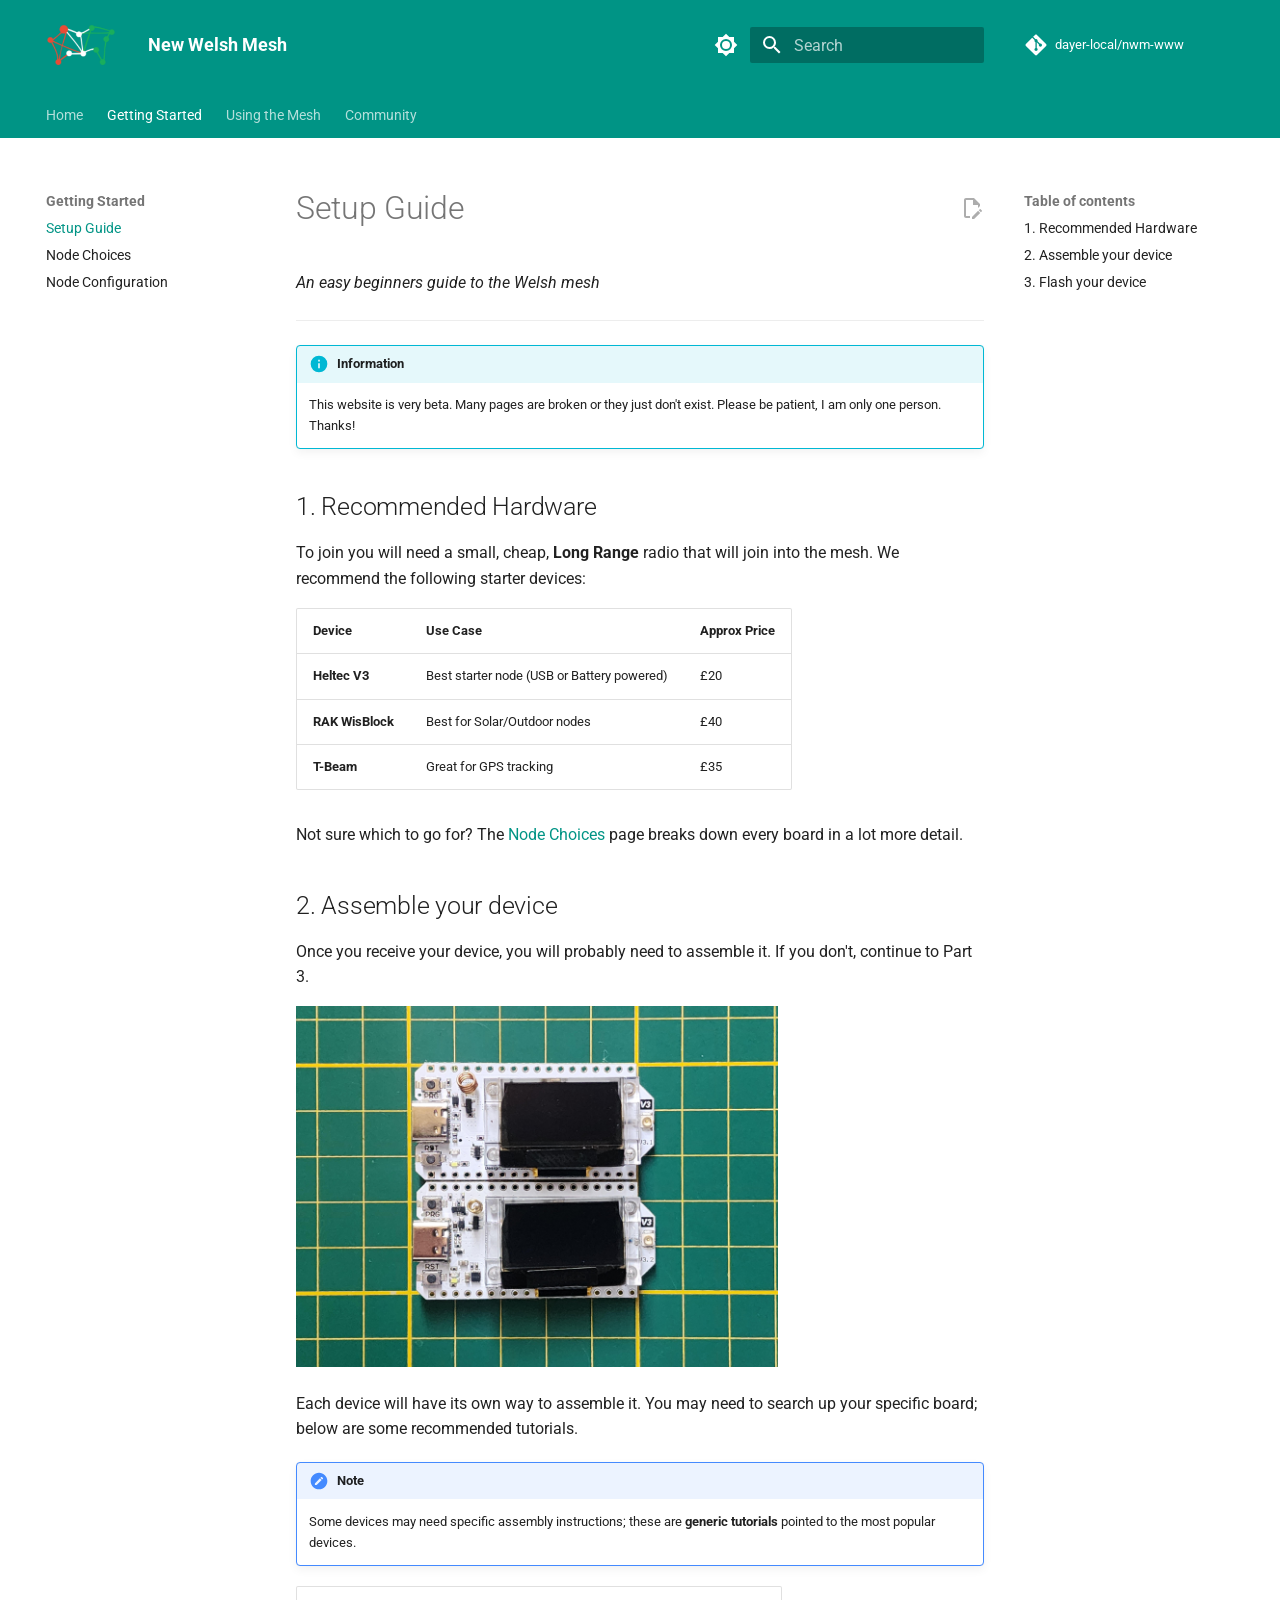
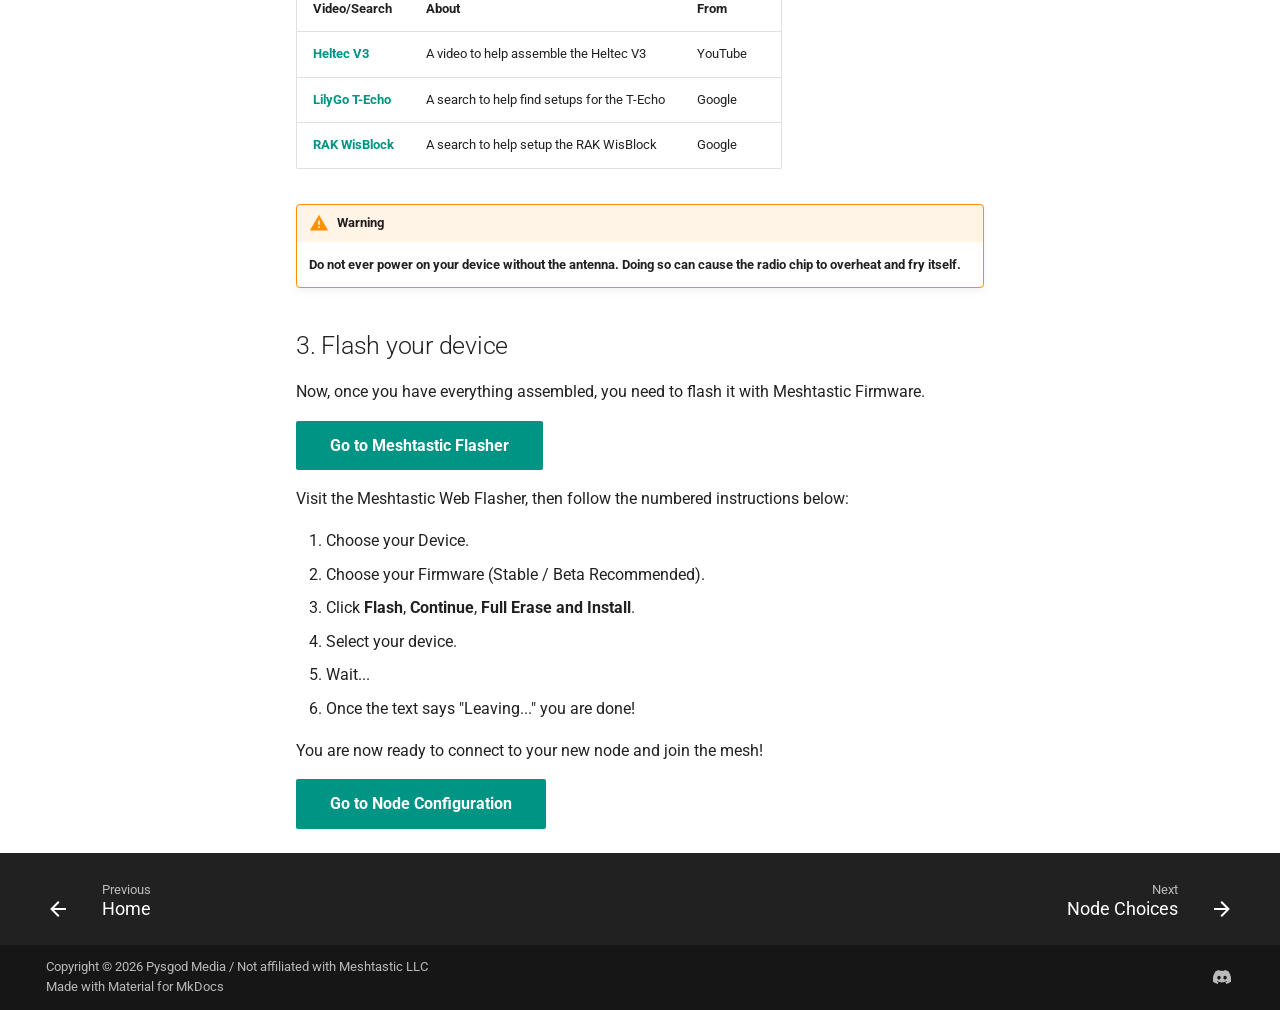
<file: docs/getting-started/index.html>
<!doctype html>
<html lang="en" class="no-js">
  <head>
    
      <meta charset="utf-8">
      <meta name="viewport" content="width=device-width,initial-scale=1">
      
      
      
        <link rel="canonical" href="https://welshmesh.pysgod.xyz/docs/getting-started/">
      
      
        <link rel="prev" href="../..">
      
      
        <link rel="next" href="../node-choices/">
      
      
        
      
      
      <link rel="icon" href="../../nwm-white.png">
      <meta name="generator" content="mkdocs-1.6.1, mkdocs-material-9.7.7">
    
    
      
        <title>Setup Guide - New Welsh Mesh</title>
      
    
    
      <link rel="stylesheet" href="../../assets/stylesheets/main.ec1eaa64.min.css">
      
        
        <link rel="stylesheet" href="../../assets/stylesheets/palette.ab4e12ef.min.css">
      
      


    
    
      
    
    
      
        
        
        <link rel="preconnect" href="https://fonts.gstatic.com" crossorigin>
        <link rel="stylesheet" href="https://fonts.googleapis.com/css?family=Roboto:300,300i,400,400i,700,700i%7CRoboto+Mono:400,400i,700,700i&display=fallback">
        <style>:root{--md-text-font:"Roboto";--md-code-font:"Roboto Mono"}</style>
      
    
    
      <link rel="stylesheet" href="../../stylesheets/style.css">
    
    <script>__md_scope=new URL("../..",location),__md_hash=e=>[...e].reduce(((e,_)=>(e<<5)-e+_.charCodeAt(0)),0),__md_get=(e,_=localStorage,t=__md_scope)=>JSON.parse(_.getItem(t.pathname+"."+e)),__md_set=(e,_,t=localStorage,a=__md_scope)=>{try{t.setItem(a.pathname+"."+e,JSON.stringify(_))}catch(e){}}</script>
    
      

    
    
  </head>
  
  
    
    
      
    
    
    
    
    <body dir="ltr" data-md-color-scheme="default" data-md-color-primary="custom" data-md-color-accent="custom">
  
    
    <input class="md-toggle" data-md-toggle="drawer" type="checkbox" id="__drawer" autocomplete="off">
    <input class="md-toggle" data-md-toggle="search" type="checkbox" id="__search" autocomplete="off">
    <label class="md-overlay" for="__drawer"></label>
    <div data-md-component="skip">
      
        
        <a href="#setup-guide" class="md-skip">
          Skip to content
        </a>
      
    </div>
    <div data-md-component="announce">
      
    </div>
    
    
      

<header class="md-header" data-md-component="header">
  <nav class="md-header__inner md-grid" aria-label="Header">
    <a href="../.." title="New Welsh Mesh" class="md-header__button md-logo" aria-label="New Welsh Mesh" data-md-component="logo">
      
  <img src="../../nwm-white.png" alt="logo">

    </a>
    <label class="md-header__button md-icon" for="__drawer">
      
      <svg xmlns="http://www.w3.org/2000/svg" viewBox="0 0 24 24"><path d="M3 6h18v2H3zm0 5h18v2H3zm0 5h18v2H3z"/></svg>
    </label>
    <div class="md-header__title" data-md-component="header-title">
      <div class="md-header__ellipsis">
        <div class="md-header__topic">
          <span class="md-ellipsis">
            New Welsh Mesh
          </span>
        </div>
        <div class="md-header__topic" data-md-component="header-topic">
          <span class="md-ellipsis">
            
              Setup Guide
            
          </span>
        </div>
      </div>
    </div>
    
      
        <form class="md-header__option" data-md-component="palette">
  
    
    
    
    <input class="md-option" data-md-color-media="" data-md-color-scheme="default" data-md-color-primary="custom" data-md-color-accent="custom"  aria-label="Switch to dark mode"  type="radio" name="__palette" id="__palette_0">
    
      <label class="md-header__button md-icon" title="Switch to dark mode" for="__palette_1" hidden>
        <svg xmlns="http://www.w3.org/2000/svg" viewBox="0 0 24 24"><path d="M12 8a4 4 0 0 0-4 4 4 4 0 0 0 4 4 4 4 0 0 0 4-4 4 4 0 0 0-4-4m0 10a6 6 0 0 1-6-6 6 6 0 0 1 6-6 6 6 0 0 1 6 6 6 6 0 0 1-6 6m8-9.31V4h-4.69L12 .69 8.69 4H4v4.69L.69 12 4 15.31V20h4.69L12 23.31 15.31 20H20v-4.69L23.31 12z"/></svg>
      </label>
    
  
    
    
    
    <input class="md-option" data-md-color-media="" data-md-color-scheme="slate" data-md-color-primary="custom" data-md-color-accent="custom"  aria-label="Switch to light mode"  type="radio" name="__palette" id="__palette_1">
    
      <label class="md-header__button md-icon" title="Switch to light mode" for="__palette_0" hidden>
        <svg xmlns="http://www.w3.org/2000/svg" viewBox="0 0 24 24"><path d="M12 18c-.89 0-1.74-.2-2.5-.55C11.56 16.5 13 14.42 13 12s-1.44-4.5-3.5-5.45C10.26 6.2 11.11 6 12 6a6 6 0 0 1 6 6 6 6 0 0 1-6 6m8-9.31V4h-4.69L12 .69 8.69 4H4v4.69L.69 12 4 15.31V20h4.69L12 23.31 15.31 20H20v-4.69L23.31 12z"/></svg>
      </label>
    
  
</form>
      
    
    
      <script>var palette=__md_get("__palette");if(palette&&palette.color){if("(prefers-color-scheme)"===palette.color.media){var media=matchMedia("(prefers-color-scheme: light)"),input=document.querySelector(media.matches?"[data-md-color-media='(prefers-color-scheme: light)']":"[data-md-color-media='(prefers-color-scheme: dark)']");palette.color.media=input.getAttribute("data-md-color-media"),palette.color.scheme=input.getAttribute("data-md-color-scheme"),palette.color.primary=input.getAttribute("data-md-color-primary"),palette.color.accent=input.getAttribute("data-md-color-accent")}for(var[key,value]of Object.entries(palette.color))document.body.setAttribute("data-md-color-"+key,value)}</script>
    
    
    
      
      
        <label class="md-header__button md-icon" for="__search">
          
          <svg xmlns="http://www.w3.org/2000/svg" viewBox="0 0 24 24"><path d="M9.5 3A6.5 6.5 0 0 1 16 9.5c0 1.61-.59 3.09-1.56 4.23l.27.27h.79l5 5-1.5 1.5-5-5v-.79l-.27-.27A6.52 6.52 0 0 1 9.5 16 6.5 6.5 0 0 1 3 9.5 6.5 6.5 0 0 1 9.5 3m0 2C7 5 5 7 5 9.5S7 14 9.5 14 14 12 14 9.5 12 5 9.5 5"/></svg>
        </label>
        <div class="md-search" data-md-component="search" role="dialog">
  <label class="md-search__overlay" for="__search"></label>
  <div class="md-search__inner" role="search">
    <form class="md-search__form" name="search">
      <input type="text" class="md-search__input" name="query" aria-label="Search" placeholder="Search" autocapitalize="off" autocorrect="off" autocomplete="off" spellcheck="false" data-md-component="search-query" required>
      <label class="md-search__icon md-icon" for="__search">
        
        <svg xmlns="http://www.w3.org/2000/svg" viewBox="0 0 24 24"><path d="M9.5 3A6.5 6.5 0 0 1 16 9.5c0 1.61-.59 3.09-1.56 4.23l.27.27h.79l5 5-1.5 1.5-5-5v-.79l-.27-.27A6.52 6.52 0 0 1 9.5 16 6.5 6.5 0 0 1 3 9.5 6.5 6.5 0 0 1 9.5 3m0 2C7 5 5 7 5 9.5S7 14 9.5 14 14 12 14 9.5 12 5 9.5 5"/></svg>
        
        <svg xmlns="http://www.w3.org/2000/svg" viewBox="0 0 24 24"><path d="M20 11v2H8l5.5 5.5-1.42 1.42L4.16 12l7.92-7.92L13.5 5.5 8 11z"/></svg>
      </label>
      <nav class="md-search__options" aria-label="Search">
        
        <button type="reset" class="md-search__icon md-icon" title="Clear" aria-label="Clear" tabindex="-1">
          
          <svg xmlns="http://www.w3.org/2000/svg" viewBox="0 0 24 24"><path d="M19 6.41 17.59 5 12 10.59 6.41 5 5 6.41 10.59 12 5 17.59 6.41 19 12 13.41 17.59 19 19 17.59 13.41 12z"/></svg>
        </button>
      </nav>
      
    </form>
    <div class="md-search__output">
      <div class="md-search__scrollwrap" tabindex="0" data-md-scrollfix>
        <div class="md-search-result" data-md-component="search-result">
          <div class="md-search-result__meta">
            Initializing search
          </div>
          <ol class="md-search-result__list" role="presentation"></ol>
        </div>
      </div>
    </div>
  </div>
</div>
      
    
    
      <div class="md-header__source">
        <a href="https://github.com/dayer-local/nwm-www" title="Go to repository" class="md-source" data-md-component="source">
  <div class="md-source__icon md-icon">
    
    <svg xmlns="http://www.w3.org/2000/svg" viewBox="0 0 448 512"><!--! Font Awesome Free 7.1.0 by @fontawesome - https://fontawesome.com License - https://fontawesome.com/license/free (Icons: CC BY 4.0, Fonts: SIL OFL 1.1, Code: MIT License) Copyright 2025 Fonticons, Inc.--><path d="M439.6 236.1 244 40.5c-5.4-5.5-12.8-8.5-20.4-8.5s-15 3-20.4 8.4L162.5 81l51.5 51.5c27.1-9.1 52.7 16.8 43.4 43.7l49.7 49.7c34.2-11.8 61.2 31 35.5 56.7-26.5 26.5-70.2-2.9-56-37.3L240.3 199v121.9c25.3 12.5 22.3 41.8 9.1 55-6.4 6.4-15.2 10.1-24.3 10.1s-17.8-3.6-24.3-10.1c-17.6-17.6-11.1-46.9 11.2-56v-123c-20.8-8.5-24.6-30.7-18.6-45L142.6 101 8.5 235.1C3 240.6 0 247.9 0 255.5s3 15 8.5 20.4l195.6 195.7c5.4 5.4 12.7 8.4 20.4 8.4s15-3 20.4-8.4l194.7-194.7c5.4-5.4 8.4-12.8 8.4-20.4s-3-15-8.4-20.4"/></svg>
  </div>
  <div class="md-source__repository">
    dayer-local/nwm-www
  </div>
</a>
      </div>
    
  </nav>
  
</header>
    
    <div class="md-container" data-md-component="container">
      
      
        
          
            
<nav class="md-tabs" aria-label="Tabs" data-md-component="tabs">
  <div class="md-grid">
    <ul class="md-tabs__list">
      
        
  
  
  
  
    <li class="md-tabs__item">
      <a href="../.." class="md-tabs__link">
        
  
  
    
  
  Home

      </a>
    </li>
  

      
        
  
  
  
    
  
  
    
    
      <li class="md-tabs__item md-tabs__item--active">
        <a href="./" class="md-tabs__link">
          
  
  
  Getting Started

        </a>
      </li>
    
  

      
        
  
  
  
  
    
    
      <li class="md-tabs__item">
        <a href="../mesh-etiquette/" class="md-tabs__link">
          
  
  
  Using the Mesh

        </a>
      </li>
    
  

      
        
  
  
  
  
    
    
      <li class="md-tabs__item">
        <a href="../get-involved/" class="md-tabs__link">
          
  
  
  Community

        </a>
      </li>
    
  

      
    </ul>
  </div>
</nav>
          
        
      
      <main class="md-main" data-md-component="main">
        <div class="md-main__inner md-grid">
          
            
              
              <div class="md-sidebar md-sidebar--primary" data-md-component="sidebar" data-md-type="navigation" >
                <div class="md-sidebar__scrollwrap">
                  <div class="md-sidebar__inner">
                    


  


<nav class="md-nav md-nav--primary md-nav--lifted" aria-label="Navigation" data-md-level="0">
  <label class="md-nav__title" for="__drawer">
    <a href="../.." title="New Welsh Mesh" class="md-nav__button md-logo" aria-label="New Welsh Mesh" data-md-component="logo">
      
  <img src="../../nwm-white.png" alt="logo">

    </a>
    New Welsh Mesh
  </label>
  
    <div class="md-nav__source">
      <a href="https://github.com/dayer-local/nwm-www" title="Go to repository" class="md-source" data-md-component="source">
  <div class="md-source__icon md-icon">
    
    <svg xmlns="http://www.w3.org/2000/svg" viewBox="0 0 448 512"><!--! Font Awesome Free 7.1.0 by @fontawesome - https://fontawesome.com License - https://fontawesome.com/license/free (Icons: CC BY 4.0, Fonts: SIL OFL 1.1, Code: MIT License) Copyright 2025 Fonticons, Inc.--><path d="M439.6 236.1 244 40.5c-5.4-5.5-12.8-8.5-20.4-8.5s-15 3-20.4 8.4L162.5 81l51.5 51.5c27.1-9.1 52.7 16.8 43.4 43.7l49.7 49.7c34.2-11.8 61.2 31 35.5 56.7-26.5 26.5-70.2-2.9-56-37.3L240.3 199v121.9c25.3 12.5 22.3 41.8 9.1 55-6.4 6.4-15.2 10.1-24.3 10.1s-17.8-3.6-24.3-10.1c-17.6-17.6-11.1-46.9 11.2-56v-123c-20.8-8.5-24.6-30.7-18.6-45L142.6 101 8.5 235.1C3 240.6 0 247.9 0 255.5s3 15 8.5 20.4l195.6 195.7c5.4 5.4 12.7 8.4 20.4 8.4s15-3 20.4-8.4l194.7-194.7c5.4-5.4 8.4-12.8 8.4-20.4s-3-15-8.4-20.4"/></svg>
  </div>
  <div class="md-source__repository">
    dayer-local/nwm-www
  </div>
</a>
    </div>
  
  <ul class="md-nav__list" data-md-scrollfix>
    
      
      
  
  
  
  
    <li class="md-nav__item">
      <a href="../.." class="md-nav__link">
        
  
  
  <span class="md-ellipsis">
    
  
    Home
  

    
  </span>
  
  

      </a>
    </li>
  

    
      
      
  
  
    
  
  
  
    
    
    
    
      
        
        
      
      
        
      
    
    
    <li class="md-nav__item md-nav__item--active md-nav__item--section md-nav__item--nested">
      
        
        
        <input class="md-nav__toggle md-toggle " type="checkbox" id="__nav_2" checked>
        
          
          <label class="md-nav__link" for="__nav_2" id="__nav_2_label" tabindex="">
            
  
  
  <span class="md-ellipsis">
    
  
    Getting Started
  

    
  </span>
  
  

            <span class="md-nav__icon md-icon"></span>
          </label>
        
        <nav class="md-nav" data-md-level="1" aria-labelledby="__nav_2_label" aria-expanded="true">
          <label class="md-nav__title" for="__nav_2">
            <span class="md-nav__icon md-icon"></span>
            
  
    Getting Started
  

          </label>
          <ul class="md-nav__list" data-md-scrollfix>
            
              
                
  
  
    
  
  
  
    <li class="md-nav__item md-nav__item--active">
      
      <input class="md-nav__toggle md-toggle" type="checkbox" id="__toc">
      
      
        
      
      
        <label class="md-nav__link md-nav__link--active" for="__toc">
          
  
  
  <span class="md-ellipsis">
    
  
    Setup Guide
  

    
  </span>
  
  

          <span class="md-nav__icon md-icon"></span>
        </label>
      
      <a href="./" class="md-nav__link md-nav__link--active">
        
  
  
  <span class="md-ellipsis">
    
  
    Setup Guide
  

    
  </span>
  
  

      </a>
      
        

<nav class="md-nav md-nav--secondary" aria-label="Table of contents">
  
  
  
    
  
  
    <label class="md-nav__title" for="__toc">
      <span class="md-nav__icon md-icon"></span>
      Table of contents
    </label>
    <ul class="md-nav__list" data-md-component="toc" data-md-scrollfix>
      
        <li class="md-nav__item">
  <a href="#1-recommended-hardware" class="md-nav__link">
    <span class="md-ellipsis">
      
        1. Recommended Hardware
      
    </span>
  </a>
  
</li>
      
        <li class="md-nav__item">
  <a href="#2-assemble-your-device" class="md-nav__link">
    <span class="md-ellipsis">
      
        2. Assemble your device
      
    </span>
  </a>
  
</li>
      
        <li class="md-nav__item">
  <a href="#3-flash-your-device" class="md-nav__link">
    <span class="md-ellipsis">
      
        3. Flash your device
      
    </span>
  </a>
  
</li>
      
    </ul>
  
</nav>
      
    </li>
  

              
            
              
                
  
  
  
  
    <li class="md-nav__item">
      <a href="../node-choices/" class="md-nav__link">
        
  
  
  <span class="md-ellipsis">
    
  
    Node Choices
  

    
  </span>
  
  

      </a>
    </li>
  

              
            
              
                
  
  
  
  
    <li class="md-nav__item">
      <a href="../node-settings/" class="md-nav__link">
        
  
  
  <span class="md-ellipsis">
    
  
    Node Configuration
  

    
  </span>
  
  

      </a>
    </li>
  

              
            
          </ul>
        </nav>
      
    </li>
  

    
      
      
  
  
  
  
    
    
    
    
      
      
        
      
    
    
    <li class="md-nav__item md-nav__item--nested">
      
        
        
        <input class="md-nav__toggle md-toggle " type="checkbox" id="__nav_3" >
        
          
          <label class="md-nav__link" for="__nav_3" id="__nav_3_label" tabindex="0">
            
  
  
  <span class="md-ellipsis">
    
  
    Using the Mesh
  

    
  </span>
  
  

            <span class="md-nav__icon md-icon"></span>
          </label>
        
        <nav class="md-nav" data-md-level="1" aria-labelledby="__nav_3_label" aria-expanded="false">
          <label class="md-nav__title" for="__nav_3">
            <span class="md-nav__icon md-icon"></span>
            
  
    Using the Mesh
  

          </label>
          <ul class="md-nav__list" data-md-scrollfix>
            
              
                
  
  
  
  
    <li class="md-nav__item">
      <a href="../mesh-etiquette/" class="md-nav__link">
        
  
  
  <span class="md-ellipsis">
    
  
    Mesh Etiquette
  

    
  </span>
  
  

      </a>
    </li>
  

              
            
          </ul>
        </nav>
      
    </li>
  

    
      
      
  
  
  
  
    
    
    
    
      
      
        
      
    
    
    <li class="md-nav__item md-nav__item--nested">
      
        
        
        <input class="md-nav__toggle md-toggle " type="checkbox" id="__nav_4" >
        
          
          <label class="md-nav__link" for="__nav_4" id="__nav_4_label" tabindex="0">
            
  
  
  <span class="md-ellipsis">
    
  
    Community
  

    
  </span>
  
  

            <span class="md-nav__icon md-icon"></span>
          </label>
        
        <nav class="md-nav" data-md-level="1" aria-labelledby="__nav_4_label" aria-expanded="false">
          <label class="md-nav__title" for="__nav_4">
            <span class="md-nav__icon md-icon"></span>
            
  
    Community
  

          </label>
          <ul class="md-nav__list" data-md-scrollfix>
            
              
                
  
  
  
  
    <li class="md-nav__item">
      <a href="../get-involved/" class="md-nav__link">
        
  
  
  <span class="md-ellipsis">
    
  
    Get Involved
  

    
  </span>
  
  

      </a>
    </li>
  

              
            
              
                
  
  
  
  
    <li class="md-nav__item">
      <a href="../node-operators/" class="md-nav__link">
        
  
  
  <span class="md-ellipsis">
    
  
    Node Operators
  

    
  </span>
  
  

      </a>
    </li>
  

              
            
          </ul>
        </nav>
      
    </li>
  

    
  </ul>
</nav>
                  </div>
                </div>
              </div>
            
            
              
              <div class="md-sidebar md-sidebar--secondary" data-md-component="sidebar" data-md-type="toc" >
                <div class="md-sidebar__scrollwrap">
                  <div class="md-sidebar__inner">
                    

<nav class="md-nav md-nav--secondary" aria-label="Table of contents">
  
  
  
    
  
  
    <label class="md-nav__title" for="__toc">
      <span class="md-nav__icon md-icon"></span>
      Table of contents
    </label>
    <ul class="md-nav__list" data-md-component="toc" data-md-scrollfix>
      
        <li class="md-nav__item">
  <a href="#1-recommended-hardware" class="md-nav__link">
    <span class="md-ellipsis">
      
        1. Recommended Hardware
      
    </span>
  </a>
  
</li>
      
        <li class="md-nav__item">
  <a href="#2-assemble-your-device" class="md-nav__link">
    <span class="md-ellipsis">
      
        2. Assemble your device
      
    </span>
  </a>
  
</li>
      
        <li class="md-nav__item">
  <a href="#3-flash-your-device" class="md-nav__link">
    <span class="md-ellipsis">
      
        3. Flash your device
      
    </span>
  </a>
  
</li>
      
    </ul>
  
</nav>
                  </div>
                </div>
              </div>
            
          
          
            <div class="md-content" data-md-component="content">
              
              <article class="md-content__inner md-typeset">
                
                  


  
    <a href="https://github.com/dayer-local/nwm-www/edit/main/docs/docs/getting-started.md" title="Edit this page" class="md-content__button md-icon" rel="edit">
      
      <svg xmlns="http://www.w3.org/2000/svg" viewBox="0 0 24 24"><path d="M10 20H6V4h7v5h5v3.1l2-2V8l-6-6H6c-1.1 0-2 .9-2 2v16c0 1.1.9 2 2 2h4zm10.2-7c.1 0 .3.1.4.2l1.3 1.3c.2.2.2.6 0 .8l-1 1-2.1-2.1 1-1c.1-.1.2-.2.4-.2m0 3.9L14.1 23H12v-2.1l6.1-6.1z"/></svg>
    </a>
  
  


<h1 id="setup-guide">Setup Guide</h1>
<p><em>An easy beginners guide to the Welsh mesh</em></p>
<hr />
<div class="admonition info">
<p class="admonition-title">Information</p>
<p>This website is very beta. Many pages are broken or they just don't exist. Please be patient, I am only one person. Thanks!</p>
</div>
<h2 id="1-recommended-hardware">1. Recommended Hardware</h2>
<p>To join you will need a small, cheap, <strong>Long Range</strong> radio that will join into the mesh. We recommend the following starter devices:</p>
<table>
<thead>
<tr>
<th style="text-align: left;">Device</th>
<th style="text-align: left;">Use Case</th>
<th style="text-align: left;">Approx Price</th>
</tr>
</thead>
<tbody>
<tr>
<td style="text-align: left;"><strong>Heltec V3</strong></td>
<td style="text-align: left;">Best starter node (USB or Battery powered)</td>
<td style="text-align: left;">£20</td>
</tr>
<tr>
<td style="text-align: left;"><strong>RAK WisBlock</strong></td>
<td style="text-align: left;">Best for Solar/Outdoor nodes</td>
<td style="text-align: left;">£40</td>
</tr>
<tr>
<td style="text-align: left;"><strong>T-Beam</strong></td>
<td style="text-align: left;">Great for GPS tracking</td>
<td style="text-align: left;">£35</td>
</tr>
</tbody>
</table>
<p>Not sure which to go for? The <a href="../node-choices/">Node Choices</a> page breaks down every board in a lot more detail.</p>
<h2 id="2-assemble-your-device">2. Assemble your device</h2>
<p>Once you receive your device, you will probably need to assemble it. If you don't, continue to Part 3.</p>
<p><img alt="An image of 2 Heltec V3 Boards" src="../heltecv3.jpg" width="70%" /></p>
<p>Each device will have its own way to assemble it. You may need to search up your specific board; below are some recommended tutorials.</p>
<div class="admonition note">
<p class="admonition-title">Note</p>
<p>Some devices may need specific assembly instructions; these are <strong>generic tutorials</strong> pointed to the most popular devices.</p>
</div>
<table>
<thead>
<tr>
<th style="text-align: left;">Video/Search</th>
<th style="text-align: left;">About</th>
<th style="text-align: left;">From</th>
</tr>
</thead>
<tbody>
<tr>
<td style="text-align: left;"><a href="https://www.youtube.com/watch?v=OydhGl0hiEY"><strong>Heltec V3</strong></a></td>
<td style="text-align: left;">A video to help assemble the Heltec V3</td>
<td style="text-align: left;">YouTube</td>
</tr>
<tr>
<td style="text-align: left;"><a href="https://www.google.com/search?q=How+to+setup+the+LilyGo+T-Echo"><strong>LilyGo T-Echo</strong></a></td>
<td style="text-align: left;">A search to help find setups for the T-Echo</td>
<td style="text-align: left;">Google</td>
</tr>
<tr>
<td style="text-align: left;"><a href="https://www.google.com/search?q=How+to+assemble+RAK+WisBlock"><strong>RAK WisBlock</strong></a></td>
<td style="text-align: left;">A search to help setup the RAK WisBlock</td>
<td style="text-align: left;">Google</td>
</tr>
</tbody>
</table>
<div class="admonition warning">
<p class="admonition-title">Warning</p>
<p><strong>Do not ever power on your device without the antenna. Doing so can cause the radio chip to overheat and fry itself.</strong></p>
</div>
<h2 id="3-flash-your-device">3. Flash your device</h2>
<p>Now, once you have everything assembled, you need to flash it with Meshtastic Firmware.</p>
<p><a class="md-button md-button--primary" href="https://flasher.meshtastic.org/">Go to Meshtastic Flasher</a></p>
<p>Visit the Meshtastic Web Flasher, then follow the numbered instructions below:</p>
<ol>
<li>Choose your Device.</li>
<li>Choose your Firmware (Stable / Beta Recommended).</li>
<li>Click <strong>Flash</strong>, <strong>Continue</strong>, <strong>Full Erase and Install</strong>.</li>
<li>Select your device.</li>
<li>Wait...</li>
<li>Once the text says "Leaving..." you are done!</li>
</ol>
<p>You are now ready to connect to your new node and join the mesh!</p>
<p><a class="md-button md-button--primary" href="../node-settings/">Go to Node Configuration</a></p>












                
              </article>
            </div>
          
          
<script>var target=document.getElementById(location.hash.slice(1));target&&target.name&&(target.checked=target.name.startsWith("__tabbed_"))</script>
        </div>
        
      </main>
      
        <footer class="md-footer">
  
    
      
      <nav class="md-footer__inner md-grid" aria-label="Footer" >
        
          
          <a href="../.." class="md-footer__link md-footer__link--prev" aria-label="Previous: Home">
            <div class="md-footer__button md-icon">
              
              <svg xmlns="http://www.w3.org/2000/svg" viewBox="0 0 24 24"><path d="M20 11v2H8l5.5 5.5-1.42 1.42L4.16 12l7.92-7.92L13.5 5.5 8 11z"/></svg>
            </div>
            <div class="md-footer__title">
              <span class="md-footer__direction">
                Previous
              </span>
              <div class="md-ellipsis">
                Home
              </div>
            </div>
          </a>
        
        
          
          <a href="../node-choices/" class="md-footer__link md-footer__link--next" aria-label="Next: Node Choices">
            <div class="md-footer__title">
              <span class="md-footer__direction">
                Next
              </span>
              <div class="md-ellipsis">
                Node Choices
              </div>
            </div>
            <div class="md-footer__button md-icon">
              
              <svg xmlns="http://www.w3.org/2000/svg" viewBox="0 0 24 24"><path d="M4 11v2h12l-5.5 5.5 1.42 1.42L19.84 12l-7.92-7.92L10.5 5.5 16 11z"/></svg>
            </div>
          </a>
        
      </nav>
    
  
  <div class="md-footer-meta md-typeset">
    <div class="md-footer-meta__inner md-grid">
      <div class="md-copyright">
  
    <div class="md-copyright__highlight">
      Copyright &copy; 2026 <a href="https://welshmesh.pysgod.xyz/copyright/">Pysgod Media<a/> / Not affiliated with Meshtastic LLC
    </div>
  
  
    Made with
    <a href="https://squidfunk.github.io/mkdocs-material/" target="_blank" rel="noopener">
      Material for MkDocs
    </a>
  
</div>
      
        
<div class="md-social">
  
    
    
    
    
      
      
    
    <a href="https://discord.gg/4VhKqbH39W" target="_blank" rel="noopener" title="discord.gg" class="md-social__link">
      <svg xmlns="http://www.w3.org/2000/svg" viewBox="0 0 576 512"><!--! Font Awesome Free 7.1.0 by @fontawesome - https://fontawesome.com License - https://fontawesome.com/license/free (Icons: CC BY 4.0, Fonts: SIL OFL 1.1, Code: MIT License) Copyright 2025 Fonticons, Inc.--><path d="M492.5 69.8c-.2-.3-.4-.6-.8-.7-38.1-17.5-78.4-30-119.7-37.1-.4-.1-.8 0-1.1.1s-.6.4-.8.8c-5.5 9.9-10.5 20.2-14.9 30.6-44.6-6.8-89.9-6.8-134.4 0-4.5-10.5-9.5-20.7-15.1-30.6-.2-.3-.5-.6-.8-.8s-.7-.2-1.1-.2C162.5 39 122.2 51.5 84.1 69c-.3.1-.6.4-.8.7C7.1 183.5-13.8 294.6-3.6 404.2c0 .3.1.5.2.8s.3.4.5.6c44.4 32.9 94 58 146.8 74.2.4.1.8.1 1.1 0s.7-.4.9-.7c11.3-15.4 21.4-31.8 30-48.8.1-.2.2-.5.2-.8s0-.5-.1-.8-.2-.5-.4-.6-.4-.3-.7-.4c-15.8-6.1-31.2-13.4-45.9-21.9-.3-.2-.5-.4-.7-.6s-.3-.6-.3-.9 0-.6.2-.9.3-.5.6-.7c3.1-2.3 6.2-4.7 9.1-7.1.3-.2.6-.4.9-.4s.7 0 1 .1c96.2 43.9 200.4 43.9 295.5 0 .3-.1.7-.2 1-.2s.7.2.9.4c2.9 2.4 6 4.9 9.1 7.2.2.2.4.4.6.7s.2.6.2.9-.1.6-.3.9-.4.5-.6.6c-14.7 8.6-30 15.9-45.9 21.8-.2.1-.5.2-.7.4s-.3.4-.4.7-.1.5-.1.8.1.5.2.8c8.8 17 18.8 33.3 30 48.8.2.3.6.6.9.7s.8.1 1.1 0c52.9-16.2 102.6-41.3 147.1-74.2.2-.2.4-.4.5-.6s.2-.5.2-.8c12.3-126.8-20.5-236.9-86.9-334.5zm-302 267.7c-29 0-52.8-26.6-52.8-59.2s23.4-59.2 52.8-59.2c29.7 0 53.3 26.8 52.8 59.2 0 32.7-23.4 59.2-52.8 59.2m195.4 0c-29 0-52.8-26.6-52.8-59.2s23.4-59.2 52.8-59.2c29.7 0 53.3 26.8 52.8 59.2 0 32.7-23.2 59.2-52.8 59.2"/></svg>
    </a>
  
</div>
      
    </div>
  </div>
</footer>
      
    </div>
    <div class="md-dialog" data-md-component="dialog">
      <div class="md-dialog__inner md-typeset"></div>
    </div>
    
    
    
      
      
      <script id="__config" type="application/json">{"annotate": null, "base": "../..", "features": ["navigation.tabs", "navigation.sections", "content.code.copy", "content.action.edit", "navigation.footer"], "search": "../../assets/javascripts/workers/search.2c215733.min.js", "tags": null, "translations": {"clipboard.copied": "Copied to clipboard", "clipboard.copy": "Copy to clipboard", "search.result.more.one": "1 more on this page", "search.result.more.other": "# more on this page", "search.result.none": "No matching documents", "search.result.one": "1 matching document", "search.result.other": "# matching documents", "search.result.placeholder": "Type to start searching", "search.result.term.missing": "Missing", "select.version": "Select version"}, "version": null}</script>
    
    
      <script src="../../assets/javascripts/bundle.d7400e89.min.js"></script>
      
    
  </body>
</html>
</file>
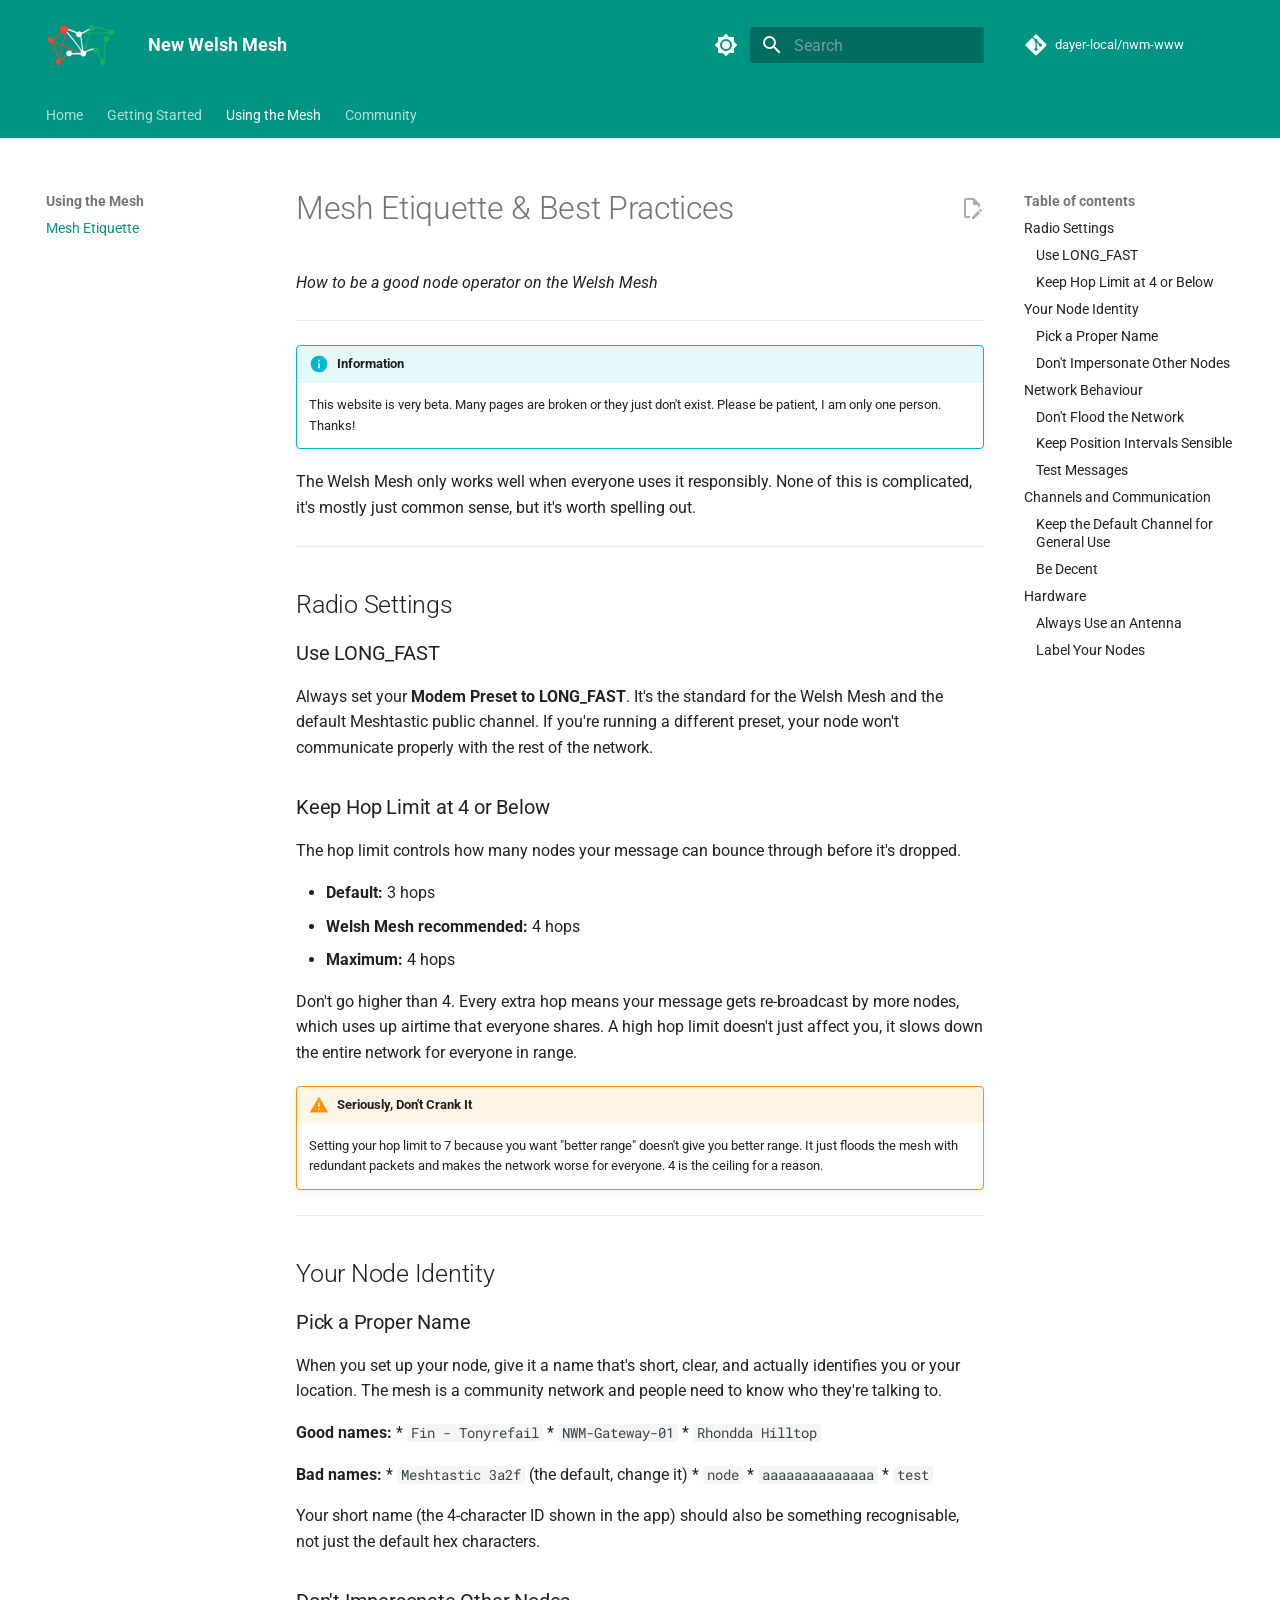
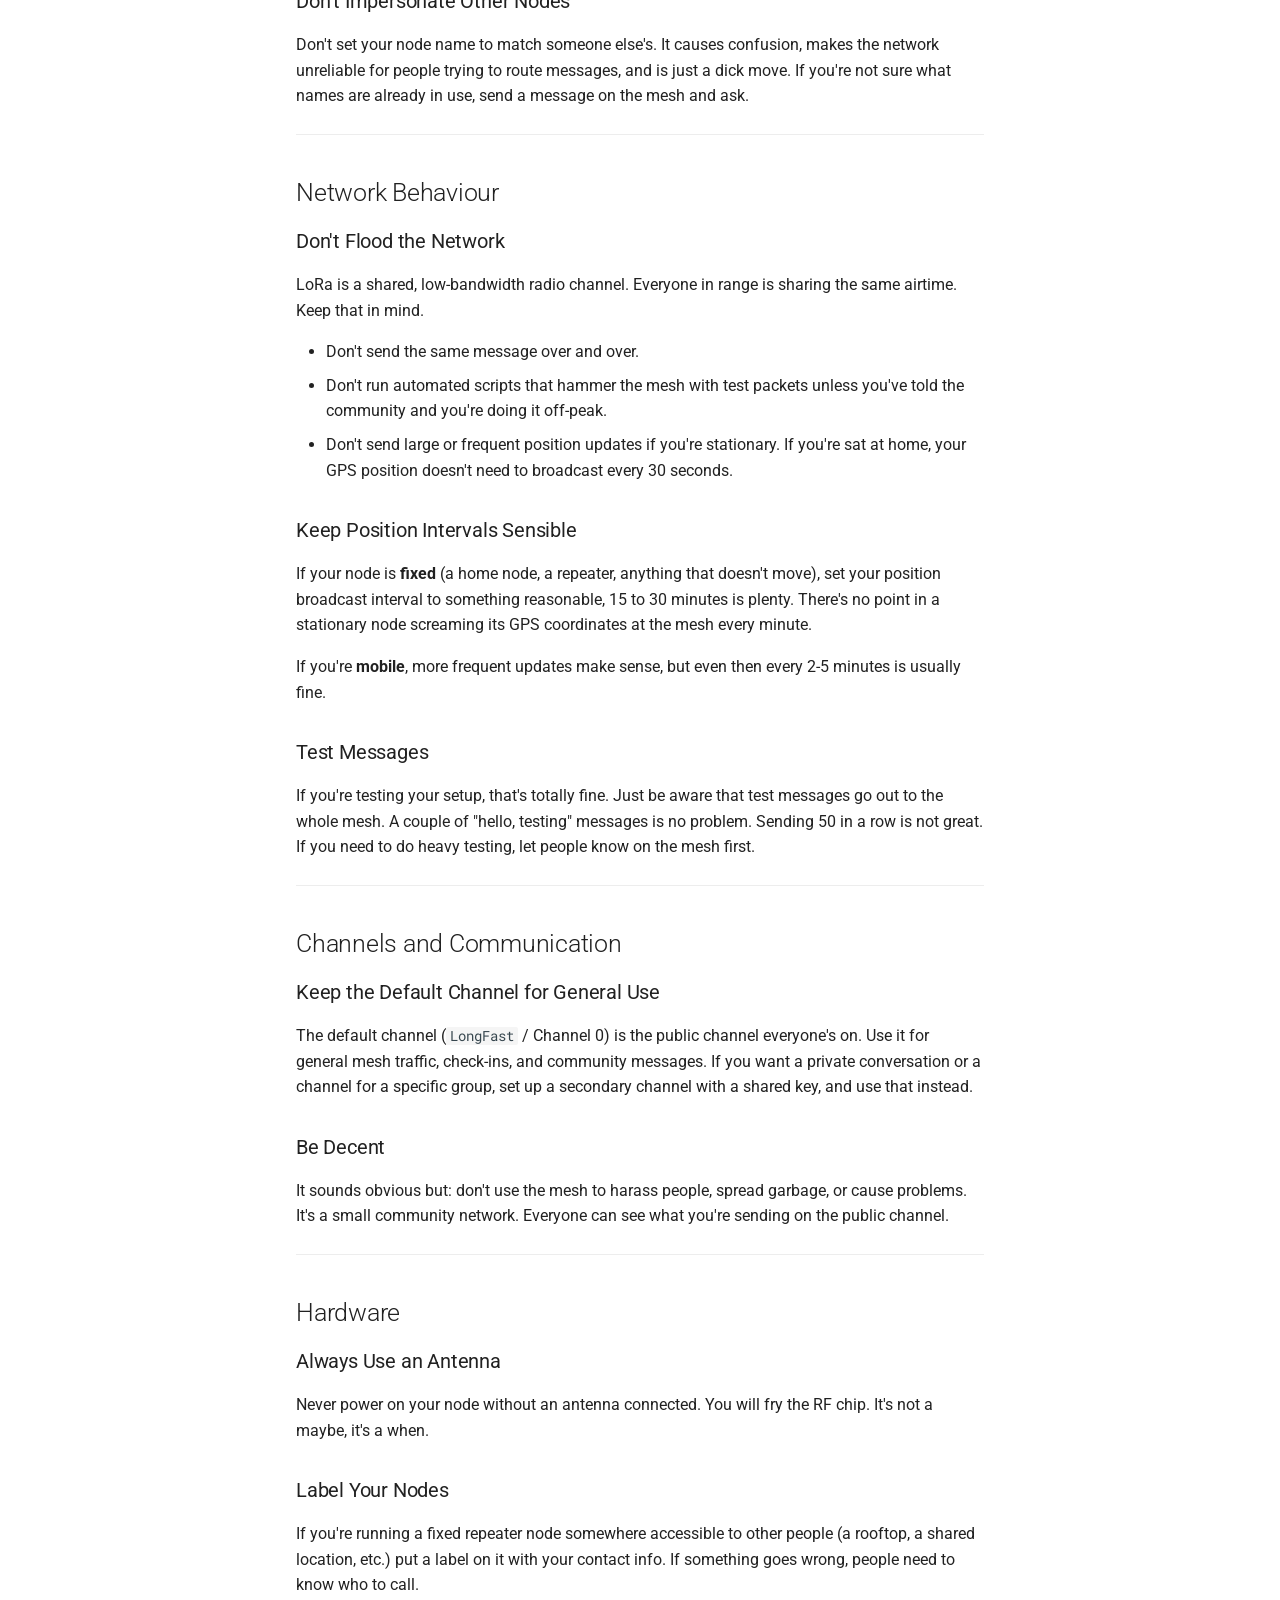
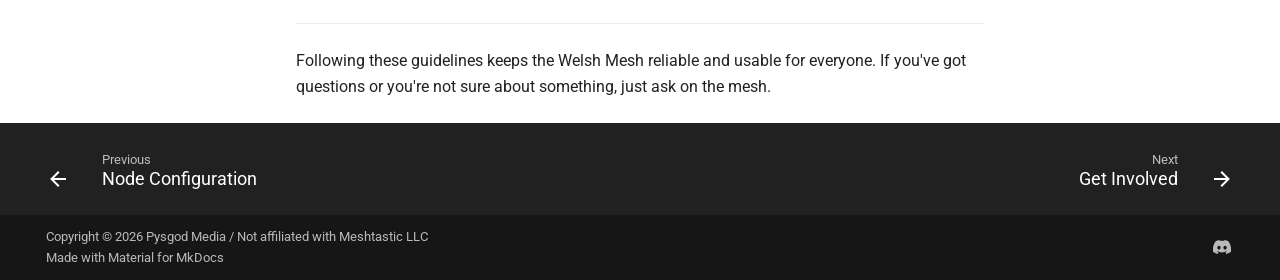
<file: docs/mesh-etiquette/index.html>
<!doctype html>
<html lang="en" class="no-js">
  <head>
    
      <meta charset="utf-8">
      <meta name="viewport" content="width=device-width,initial-scale=1">
      
      
      
        <link rel="canonical" href="https://welshmesh.pysgod.xyz/docs/mesh-etiquette/">
      
      
        <link rel="prev" href="../node-settings/">
      
      
        <link rel="next" href="../get-involved/">
      
      
        
      
      
      <link rel="icon" href="../../nwm-white.png">
      <meta name="generator" content="mkdocs-1.6.1, mkdocs-material-9.7.7">
    
    
      
        <title>Mesh Etiquette - New Welsh Mesh</title>
      
    
    
      <link rel="stylesheet" href="../../assets/stylesheets/main.ec1eaa64.min.css">
      
        
        <link rel="stylesheet" href="../../assets/stylesheets/palette.ab4e12ef.min.css">
      
      


    
    
      
    
    
      
        
        
        <link rel="preconnect" href="https://fonts.gstatic.com" crossorigin>
        <link rel="stylesheet" href="https://fonts.googleapis.com/css?family=Roboto:300,300i,400,400i,700,700i%7CRoboto+Mono:400,400i,700,700i&display=fallback">
        <style>:root{--md-text-font:"Roboto";--md-code-font:"Roboto Mono"}</style>
      
    
    
      <link rel="stylesheet" href="../../stylesheets/style.css">
    
    <script>__md_scope=new URL("../..",location),__md_hash=e=>[...e].reduce(((e,_)=>(e<<5)-e+_.charCodeAt(0)),0),__md_get=(e,_=localStorage,t=__md_scope)=>JSON.parse(_.getItem(t.pathname+"."+e)),__md_set=(e,_,t=localStorage,a=__md_scope)=>{try{t.setItem(a.pathname+"."+e,JSON.stringify(_))}catch(e){}}</script>
    
      

    
    
  </head>
  
  
    
    
      
    
    
    
    
    <body dir="ltr" data-md-color-scheme="default" data-md-color-primary="custom" data-md-color-accent="custom">
  
    
    <input class="md-toggle" data-md-toggle="drawer" type="checkbox" id="__drawer" autocomplete="off">
    <input class="md-toggle" data-md-toggle="search" type="checkbox" id="__search" autocomplete="off">
    <label class="md-overlay" for="__drawer"></label>
    <div data-md-component="skip">
      
        
        <a href="#mesh-etiquette-best-practices" class="md-skip">
          Skip to content
        </a>
      
    </div>
    <div data-md-component="announce">
      
    </div>
    
    
      

<header class="md-header" data-md-component="header">
  <nav class="md-header__inner md-grid" aria-label="Header">
    <a href="../.." title="New Welsh Mesh" class="md-header__button md-logo" aria-label="New Welsh Mesh" data-md-component="logo">
      
  <img src="../../nwm-white.png" alt="logo">

    </a>
    <label class="md-header__button md-icon" for="__drawer">
      
      <svg xmlns="http://www.w3.org/2000/svg" viewBox="0 0 24 24"><path d="M3 6h18v2H3zm0 5h18v2H3zm0 5h18v2H3z"/></svg>
    </label>
    <div class="md-header__title" data-md-component="header-title">
      <div class="md-header__ellipsis">
        <div class="md-header__topic">
          <span class="md-ellipsis">
            New Welsh Mesh
          </span>
        </div>
        <div class="md-header__topic" data-md-component="header-topic">
          <span class="md-ellipsis">
            
              Mesh Etiquette
            
          </span>
        </div>
      </div>
    </div>
    
      
        <form class="md-header__option" data-md-component="palette">
  
    
    
    
    <input class="md-option" data-md-color-media="" data-md-color-scheme="default" data-md-color-primary="custom" data-md-color-accent="custom"  aria-label="Switch to dark mode"  type="radio" name="__palette" id="__palette_0">
    
      <label class="md-header__button md-icon" title="Switch to dark mode" for="__palette_1" hidden>
        <svg xmlns="http://www.w3.org/2000/svg" viewBox="0 0 24 24"><path d="M12 8a4 4 0 0 0-4 4 4 4 0 0 0 4 4 4 4 0 0 0 4-4 4 4 0 0 0-4-4m0 10a6 6 0 0 1-6-6 6 6 0 0 1 6-6 6 6 0 0 1 6 6 6 6 0 0 1-6 6m8-9.31V4h-4.69L12 .69 8.69 4H4v4.69L.69 12 4 15.31V20h4.69L12 23.31 15.31 20H20v-4.69L23.31 12z"/></svg>
      </label>
    
  
    
    
    
    <input class="md-option" data-md-color-media="" data-md-color-scheme="slate" data-md-color-primary="custom" data-md-color-accent="custom"  aria-label="Switch to light mode"  type="radio" name="__palette" id="__palette_1">
    
      <label class="md-header__button md-icon" title="Switch to light mode" for="__palette_0" hidden>
        <svg xmlns="http://www.w3.org/2000/svg" viewBox="0 0 24 24"><path d="M12 18c-.89 0-1.74-.2-2.5-.55C11.56 16.5 13 14.42 13 12s-1.44-4.5-3.5-5.45C10.26 6.2 11.11 6 12 6a6 6 0 0 1 6 6 6 6 0 0 1-6 6m8-9.31V4h-4.69L12 .69 8.69 4H4v4.69L.69 12 4 15.31V20h4.69L12 23.31 15.31 20H20v-4.69L23.31 12z"/></svg>
      </label>
    
  
</form>
      
    
    
      <script>var palette=__md_get("__palette");if(palette&&palette.color){if("(prefers-color-scheme)"===palette.color.media){var media=matchMedia("(prefers-color-scheme: light)"),input=document.querySelector(media.matches?"[data-md-color-media='(prefers-color-scheme: light)']":"[data-md-color-media='(prefers-color-scheme: dark)']");palette.color.media=input.getAttribute("data-md-color-media"),palette.color.scheme=input.getAttribute("data-md-color-scheme"),palette.color.primary=input.getAttribute("data-md-color-primary"),palette.color.accent=input.getAttribute("data-md-color-accent")}for(var[key,value]of Object.entries(palette.color))document.body.setAttribute("data-md-color-"+key,value)}</script>
    
    
    
      
      
        <label class="md-header__button md-icon" for="__search">
          
          <svg xmlns="http://www.w3.org/2000/svg" viewBox="0 0 24 24"><path d="M9.5 3A6.5 6.5 0 0 1 16 9.5c0 1.61-.59 3.09-1.56 4.23l.27.27h.79l5 5-1.5 1.5-5-5v-.79l-.27-.27A6.52 6.52 0 0 1 9.5 16 6.5 6.5 0 0 1 3 9.5 6.5 6.5 0 0 1 9.5 3m0 2C7 5 5 7 5 9.5S7 14 9.5 14 14 12 14 9.5 12 5 9.5 5"/></svg>
        </label>
        <div class="md-search" data-md-component="search" role="dialog">
  <label class="md-search__overlay" for="__search"></label>
  <div class="md-search__inner" role="search">
    <form class="md-search__form" name="search">
      <input type="text" class="md-search__input" name="query" aria-label="Search" placeholder="Search" autocapitalize="off" autocorrect="off" autocomplete="off" spellcheck="false" data-md-component="search-query" required>
      <label class="md-search__icon md-icon" for="__search">
        
        <svg xmlns="http://www.w3.org/2000/svg" viewBox="0 0 24 24"><path d="M9.5 3A6.5 6.5 0 0 1 16 9.5c0 1.61-.59 3.09-1.56 4.23l.27.27h.79l5 5-1.5 1.5-5-5v-.79l-.27-.27A6.52 6.52 0 0 1 9.5 16 6.5 6.5 0 0 1 3 9.5 6.5 6.5 0 0 1 9.5 3m0 2C7 5 5 7 5 9.5S7 14 9.5 14 14 12 14 9.5 12 5 9.5 5"/></svg>
        
        <svg xmlns="http://www.w3.org/2000/svg" viewBox="0 0 24 24"><path d="M20 11v2H8l5.5 5.5-1.42 1.42L4.16 12l7.92-7.92L13.5 5.5 8 11z"/></svg>
      </label>
      <nav class="md-search__options" aria-label="Search">
        
        <button type="reset" class="md-search__icon md-icon" title="Clear" aria-label="Clear" tabindex="-1">
          
          <svg xmlns="http://www.w3.org/2000/svg" viewBox="0 0 24 24"><path d="M19 6.41 17.59 5 12 10.59 6.41 5 5 6.41 10.59 12 5 17.59 6.41 19 12 13.41 17.59 19 19 17.59 13.41 12z"/></svg>
        </button>
      </nav>
      
    </form>
    <div class="md-search__output">
      <div class="md-search__scrollwrap" tabindex="0" data-md-scrollfix>
        <div class="md-search-result" data-md-component="search-result">
          <div class="md-search-result__meta">
            Initializing search
          </div>
          <ol class="md-search-result__list" role="presentation"></ol>
        </div>
      </div>
    </div>
  </div>
</div>
      
    
    
      <div class="md-header__source">
        <a href="https://github.com/dayer-local/nwm-www" title="Go to repository" class="md-source" data-md-component="source">
  <div class="md-source__icon md-icon">
    
    <svg xmlns="http://www.w3.org/2000/svg" viewBox="0 0 448 512"><!--! Font Awesome Free 7.1.0 by @fontawesome - https://fontawesome.com License - https://fontawesome.com/license/free (Icons: CC BY 4.0, Fonts: SIL OFL 1.1, Code: MIT License) Copyright 2025 Fonticons, Inc.--><path d="M439.6 236.1 244 40.5c-5.4-5.5-12.8-8.5-20.4-8.5s-15 3-20.4 8.4L162.5 81l51.5 51.5c27.1-9.1 52.7 16.8 43.4 43.7l49.7 49.7c34.2-11.8 61.2 31 35.5 56.7-26.5 26.5-70.2-2.9-56-37.3L240.3 199v121.9c25.3 12.5 22.3 41.8 9.1 55-6.4 6.4-15.2 10.1-24.3 10.1s-17.8-3.6-24.3-10.1c-17.6-17.6-11.1-46.9 11.2-56v-123c-20.8-8.5-24.6-30.7-18.6-45L142.6 101 8.5 235.1C3 240.6 0 247.9 0 255.5s3 15 8.5 20.4l195.6 195.7c5.4 5.4 12.7 8.4 20.4 8.4s15-3 20.4-8.4l194.7-194.7c5.4-5.4 8.4-12.8 8.4-20.4s-3-15-8.4-20.4"/></svg>
  </div>
  <div class="md-source__repository">
    dayer-local/nwm-www
  </div>
</a>
      </div>
    
  </nav>
  
</header>
    
    <div class="md-container" data-md-component="container">
      
      
        
          
            
<nav class="md-tabs" aria-label="Tabs" data-md-component="tabs">
  <div class="md-grid">
    <ul class="md-tabs__list">
      
        
  
  
  
  
    <li class="md-tabs__item">
      <a href="../.." class="md-tabs__link">
        
  
  
    
  
  Home

      </a>
    </li>
  

      
        
  
  
  
  
    
    
      <li class="md-tabs__item">
        <a href="../getting-started/" class="md-tabs__link">
          
  
  
  Getting Started

        </a>
      </li>
    
  

      
        
  
  
  
    
  
  
    
    
      <li class="md-tabs__item md-tabs__item--active">
        <a href="./" class="md-tabs__link">
          
  
  
  Using the Mesh

        </a>
      </li>
    
  

      
        
  
  
  
  
    
    
      <li class="md-tabs__item">
        <a href="../get-involved/" class="md-tabs__link">
          
  
  
  Community

        </a>
      </li>
    
  

      
    </ul>
  </div>
</nav>
          
        
      
      <main class="md-main" data-md-component="main">
        <div class="md-main__inner md-grid">
          
            
              
              <div class="md-sidebar md-sidebar--primary" data-md-component="sidebar" data-md-type="navigation" >
                <div class="md-sidebar__scrollwrap">
                  <div class="md-sidebar__inner">
                    


  


<nav class="md-nav md-nav--primary md-nav--lifted" aria-label="Navigation" data-md-level="0">
  <label class="md-nav__title" for="__drawer">
    <a href="../.." title="New Welsh Mesh" class="md-nav__button md-logo" aria-label="New Welsh Mesh" data-md-component="logo">
      
  <img src="../../nwm-white.png" alt="logo">

    </a>
    New Welsh Mesh
  </label>
  
    <div class="md-nav__source">
      <a href="https://github.com/dayer-local/nwm-www" title="Go to repository" class="md-source" data-md-component="source">
  <div class="md-source__icon md-icon">
    
    <svg xmlns="http://www.w3.org/2000/svg" viewBox="0 0 448 512"><!--! Font Awesome Free 7.1.0 by @fontawesome - https://fontawesome.com License - https://fontawesome.com/license/free (Icons: CC BY 4.0, Fonts: SIL OFL 1.1, Code: MIT License) Copyright 2025 Fonticons, Inc.--><path d="M439.6 236.1 244 40.5c-5.4-5.5-12.8-8.5-20.4-8.5s-15 3-20.4 8.4L162.5 81l51.5 51.5c27.1-9.1 52.7 16.8 43.4 43.7l49.7 49.7c34.2-11.8 61.2 31 35.5 56.7-26.5 26.5-70.2-2.9-56-37.3L240.3 199v121.9c25.3 12.5 22.3 41.8 9.1 55-6.4 6.4-15.2 10.1-24.3 10.1s-17.8-3.6-24.3-10.1c-17.6-17.6-11.1-46.9 11.2-56v-123c-20.8-8.5-24.6-30.7-18.6-45L142.6 101 8.5 235.1C3 240.6 0 247.9 0 255.5s3 15 8.5 20.4l195.6 195.7c5.4 5.4 12.7 8.4 20.4 8.4s15-3 20.4-8.4l194.7-194.7c5.4-5.4 8.4-12.8 8.4-20.4s-3-15-8.4-20.4"/></svg>
  </div>
  <div class="md-source__repository">
    dayer-local/nwm-www
  </div>
</a>
    </div>
  
  <ul class="md-nav__list" data-md-scrollfix>
    
      
      
  
  
  
  
    <li class="md-nav__item">
      <a href="../.." class="md-nav__link">
        
  
  
  <span class="md-ellipsis">
    
  
    Home
  

    
  </span>
  
  

      </a>
    </li>
  

    
      
      
  
  
  
  
    
    
    
    
      
      
        
      
    
    
    <li class="md-nav__item md-nav__item--nested">
      
        
        
        <input class="md-nav__toggle md-toggle " type="checkbox" id="__nav_2" >
        
          
          <label class="md-nav__link" for="__nav_2" id="__nav_2_label" tabindex="0">
            
  
  
  <span class="md-ellipsis">
    
  
    Getting Started
  

    
  </span>
  
  

            <span class="md-nav__icon md-icon"></span>
          </label>
        
        <nav class="md-nav" data-md-level="1" aria-labelledby="__nav_2_label" aria-expanded="false">
          <label class="md-nav__title" for="__nav_2">
            <span class="md-nav__icon md-icon"></span>
            
  
    Getting Started
  

          </label>
          <ul class="md-nav__list" data-md-scrollfix>
            
              
                
  
  
  
  
    <li class="md-nav__item">
      <a href="../getting-started/" class="md-nav__link">
        
  
  
  <span class="md-ellipsis">
    
  
    Setup Guide
  

    
  </span>
  
  

      </a>
    </li>
  

              
            
              
                
  
  
  
  
    <li class="md-nav__item">
      <a href="../node-choices/" class="md-nav__link">
        
  
  
  <span class="md-ellipsis">
    
  
    Node Choices
  

    
  </span>
  
  

      </a>
    </li>
  

              
            
              
                
  
  
  
  
    <li class="md-nav__item">
      <a href="../node-settings/" class="md-nav__link">
        
  
  
  <span class="md-ellipsis">
    
  
    Node Configuration
  

    
  </span>
  
  

      </a>
    </li>
  

              
            
          </ul>
        </nav>
      
    </li>
  

    
      
      
  
  
    
  
  
  
    
    
    
    
      
        
        
      
      
        
      
    
    
    <li class="md-nav__item md-nav__item--active md-nav__item--section md-nav__item--nested">
      
        
        
        <input class="md-nav__toggle md-toggle " type="checkbox" id="__nav_3" checked>
        
          
          <label class="md-nav__link" for="__nav_3" id="__nav_3_label" tabindex="">
            
  
  
  <span class="md-ellipsis">
    
  
    Using the Mesh
  

    
  </span>
  
  

            <span class="md-nav__icon md-icon"></span>
          </label>
        
        <nav class="md-nav" data-md-level="1" aria-labelledby="__nav_3_label" aria-expanded="true">
          <label class="md-nav__title" for="__nav_3">
            <span class="md-nav__icon md-icon"></span>
            
  
    Using the Mesh
  

          </label>
          <ul class="md-nav__list" data-md-scrollfix>
            
              
                
  
  
    
  
  
  
    <li class="md-nav__item md-nav__item--active">
      
      <input class="md-nav__toggle md-toggle" type="checkbox" id="__toc">
      
      
        
      
      
        <label class="md-nav__link md-nav__link--active" for="__toc">
          
  
  
  <span class="md-ellipsis">
    
  
    Mesh Etiquette
  

    
  </span>
  
  

          <span class="md-nav__icon md-icon"></span>
        </label>
      
      <a href="./" class="md-nav__link md-nav__link--active">
        
  
  
  <span class="md-ellipsis">
    
  
    Mesh Etiquette
  

    
  </span>
  
  

      </a>
      
        

<nav class="md-nav md-nav--secondary" aria-label="Table of contents">
  
  
  
    
  
  
    <label class="md-nav__title" for="__toc">
      <span class="md-nav__icon md-icon"></span>
      Table of contents
    </label>
    <ul class="md-nav__list" data-md-component="toc" data-md-scrollfix>
      
        <li class="md-nav__item">
  <a href="#radio-settings" class="md-nav__link">
    <span class="md-ellipsis">
      
        Radio Settings
      
    </span>
  </a>
  
    <nav class="md-nav" aria-label="Radio Settings">
      <ul class="md-nav__list">
        
          <li class="md-nav__item">
  <a href="#use-long_fast" class="md-nav__link">
    <span class="md-ellipsis">
      
        Use LONG_FAST
      
    </span>
  </a>
  
</li>
        
          <li class="md-nav__item">
  <a href="#keep-hop-limit-at-4-or-below" class="md-nav__link">
    <span class="md-ellipsis">
      
        Keep Hop Limit at 4 or Below
      
    </span>
  </a>
  
</li>
        
      </ul>
    </nav>
  
</li>
      
        <li class="md-nav__item">
  <a href="#your-node-identity" class="md-nav__link">
    <span class="md-ellipsis">
      
        Your Node Identity
      
    </span>
  </a>
  
    <nav class="md-nav" aria-label="Your Node Identity">
      <ul class="md-nav__list">
        
          <li class="md-nav__item">
  <a href="#pick-a-proper-name" class="md-nav__link">
    <span class="md-ellipsis">
      
        Pick a Proper Name
      
    </span>
  </a>
  
</li>
        
          <li class="md-nav__item">
  <a href="#dont-impersonate-other-nodes" class="md-nav__link">
    <span class="md-ellipsis">
      
        Don't Impersonate Other Nodes
      
    </span>
  </a>
  
</li>
        
      </ul>
    </nav>
  
</li>
      
        <li class="md-nav__item">
  <a href="#network-behaviour" class="md-nav__link">
    <span class="md-ellipsis">
      
        Network Behaviour
      
    </span>
  </a>
  
    <nav class="md-nav" aria-label="Network Behaviour">
      <ul class="md-nav__list">
        
          <li class="md-nav__item">
  <a href="#dont-flood-the-network" class="md-nav__link">
    <span class="md-ellipsis">
      
        Don't Flood the Network
      
    </span>
  </a>
  
</li>
        
          <li class="md-nav__item">
  <a href="#keep-position-intervals-sensible" class="md-nav__link">
    <span class="md-ellipsis">
      
        Keep Position Intervals Sensible
      
    </span>
  </a>
  
</li>
        
          <li class="md-nav__item">
  <a href="#test-messages" class="md-nav__link">
    <span class="md-ellipsis">
      
        Test Messages
      
    </span>
  </a>
  
</li>
        
      </ul>
    </nav>
  
</li>
      
        <li class="md-nav__item">
  <a href="#channels-and-communication" class="md-nav__link">
    <span class="md-ellipsis">
      
        Channels and Communication
      
    </span>
  </a>
  
    <nav class="md-nav" aria-label="Channels and Communication">
      <ul class="md-nav__list">
        
          <li class="md-nav__item">
  <a href="#keep-the-default-channel-for-general-use" class="md-nav__link">
    <span class="md-ellipsis">
      
        Keep the Default Channel for General Use
      
    </span>
  </a>
  
</li>
        
          <li class="md-nav__item">
  <a href="#be-decent" class="md-nav__link">
    <span class="md-ellipsis">
      
        Be Decent
      
    </span>
  </a>
  
</li>
        
      </ul>
    </nav>
  
</li>
      
        <li class="md-nav__item">
  <a href="#hardware" class="md-nav__link">
    <span class="md-ellipsis">
      
        Hardware
      
    </span>
  </a>
  
    <nav class="md-nav" aria-label="Hardware">
      <ul class="md-nav__list">
        
          <li class="md-nav__item">
  <a href="#always-use-an-antenna" class="md-nav__link">
    <span class="md-ellipsis">
      
        Always Use an Antenna
      
    </span>
  </a>
  
</li>
        
          <li class="md-nav__item">
  <a href="#label-your-nodes" class="md-nav__link">
    <span class="md-ellipsis">
      
        Label Your Nodes
      
    </span>
  </a>
  
</li>
        
      </ul>
    </nav>
  
</li>
      
    </ul>
  
</nav>
      
    </li>
  

              
            
          </ul>
        </nav>
      
    </li>
  

    
      
      
  
  
  
  
    
    
    
    
      
      
        
      
    
    
    <li class="md-nav__item md-nav__item--nested">
      
        
        
        <input class="md-nav__toggle md-toggle " type="checkbox" id="__nav_4" >
        
          
          <label class="md-nav__link" for="__nav_4" id="__nav_4_label" tabindex="0">
            
  
  
  <span class="md-ellipsis">
    
  
    Community
  

    
  </span>
  
  

            <span class="md-nav__icon md-icon"></span>
          </label>
        
        <nav class="md-nav" data-md-level="1" aria-labelledby="__nav_4_label" aria-expanded="false">
          <label class="md-nav__title" for="__nav_4">
            <span class="md-nav__icon md-icon"></span>
            
  
    Community
  

          </label>
          <ul class="md-nav__list" data-md-scrollfix>
            
              
                
  
  
  
  
    <li class="md-nav__item">
      <a href="../get-involved/" class="md-nav__link">
        
  
  
  <span class="md-ellipsis">
    
  
    Get Involved
  

    
  </span>
  
  

      </a>
    </li>
  

              
            
              
                
  
  
  
  
    <li class="md-nav__item">
      <a href="../node-operators/" class="md-nav__link">
        
  
  
  <span class="md-ellipsis">
    
  
    Node Operators
  

    
  </span>
  
  

      </a>
    </li>
  

              
            
          </ul>
        </nav>
      
    </li>
  

    
  </ul>
</nav>
                  </div>
                </div>
              </div>
            
            
              
              <div class="md-sidebar md-sidebar--secondary" data-md-component="sidebar" data-md-type="toc" >
                <div class="md-sidebar__scrollwrap">
                  <div class="md-sidebar__inner">
                    

<nav class="md-nav md-nav--secondary" aria-label="Table of contents">
  
  
  
    
  
  
    <label class="md-nav__title" for="__toc">
      <span class="md-nav__icon md-icon"></span>
      Table of contents
    </label>
    <ul class="md-nav__list" data-md-component="toc" data-md-scrollfix>
      
        <li class="md-nav__item">
  <a href="#radio-settings" class="md-nav__link">
    <span class="md-ellipsis">
      
        Radio Settings
      
    </span>
  </a>
  
    <nav class="md-nav" aria-label="Radio Settings">
      <ul class="md-nav__list">
        
          <li class="md-nav__item">
  <a href="#use-long_fast" class="md-nav__link">
    <span class="md-ellipsis">
      
        Use LONG_FAST
      
    </span>
  </a>
  
</li>
        
          <li class="md-nav__item">
  <a href="#keep-hop-limit-at-4-or-below" class="md-nav__link">
    <span class="md-ellipsis">
      
        Keep Hop Limit at 4 or Below
      
    </span>
  </a>
  
</li>
        
      </ul>
    </nav>
  
</li>
      
        <li class="md-nav__item">
  <a href="#your-node-identity" class="md-nav__link">
    <span class="md-ellipsis">
      
        Your Node Identity
      
    </span>
  </a>
  
    <nav class="md-nav" aria-label="Your Node Identity">
      <ul class="md-nav__list">
        
          <li class="md-nav__item">
  <a href="#pick-a-proper-name" class="md-nav__link">
    <span class="md-ellipsis">
      
        Pick a Proper Name
      
    </span>
  </a>
  
</li>
        
          <li class="md-nav__item">
  <a href="#dont-impersonate-other-nodes" class="md-nav__link">
    <span class="md-ellipsis">
      
        Don't Impersonate Other Nodes
      
    </span>
  </a>
  
</li>
        
      </ul>
    </nav>
  
</li>
      
        <li class="md-nav__item">
  <a href="#network-behaviour" class="md-nav__link">
    <span class="md-ellipsis">
      
        Network Behaviour
      
    </span>
  </a>
  
    <nav class="md-nav" aria-label="Network Behaviour">
      <ul class="md-nav__list">
        
          <li class="md-nav__item">
  <a href="#dont-flood-the-network" class="md-nav__link">
    <span class="md-ellipsis">
      
        Don't Flood the Network
      
    </span>
  </a>
  
</li>
        
          <li class="md-nav__item">
  <a href="#keep-position-intervals-sensible" class="md-nav__link">
    <span class="md-ellipsis">
      
        Keep Position Intervals Sensible
      
    </span>
  </a>
  
</li>
        
          <li class="md-nav__item">
  <a href="#test-messages" class="md-nav__link">
    <span class="md-ellipsis">
      
        Test Messages
      
    </span>
  </a>
  
</li>
        
      </ul>
    </nav>
  
</li>
      
        <li class="md-nav__item">
  <a href="#channels-and-communication" class="md-nav__link">
    <span class="md-ellipsis">
      
        Channels and Communication
      
    </span>
  </a>
  
    <nav class="md-nav" aria-label="Channels and Communication">
      <ul class="md-nav__list">
        
          <li class="md-nav__item">
  <a href="#keep-the-default-channel-for-general-use" class="md-nav__link">
    <span class="md-ellipsis">
      
        Keep the Default Channel for General Use
      
    </span>
  </a>
  
</li>
        
          <li class="md-nav__item">
  <a href="#be-decent" class="md-nav__link">
    <span class="md-ellipsis">
      
        Be Decent
      
    </span>
  </a>
  
</li>
        
      </ul>
    </nav>
  
</li>
      
        <li class="md-nav__item">
  <a href="#hardware" class="md-nav__link">
    <span class="md-ellipsis">
      
        Hardware
      
    </span>
  </a>
  
    <nav class="md-nav" aria-label="Hardware">
      <ul class="md-nav__list">
        
          <li class="md-nav__item">
  <a href="#always-use-an-antenna" class="md-nav__link">
    <span class="md-ellipsis">
      
        Always Use an Antenna
      
    </span>
  </a>
  
</li>
        
          <li class="md-nav__item">
  <a href="#label-your-nodes" class="md-nav__link">
    <span class="md-ellipsis">
      
        Label Your Nodes
      
    </span>
  </a>
  
</li>
        
      </ul>
    </nav>
  
</li>
      
    </ul>
  
</nav>
                  </div>
                </div>
              </div>
            
          
          
            <div class="md-content" data-md-component="content">
              
              <article class="md-content__inner md-typeset">
                
                  


  
    <a href="https://github.com/dayer-local/nwm-www/edit/main/docs/docs/mesh-etiquette.md" title="Edit this page" class="md-content__button md-icon" rel="edit">
      
      <svg xmlns="http://www.w3.org/2000/svg" viewBox="0 0 24 24"><path d="M10 20H6V4h7v5h5v3.1l2-2V8l-6-6H6c-1.1 0-2 .9-2 2v16c0 1.1.9 2 2 2h4zm10.2-7c.1 0 .3.1.4.2l1.3 1.3c.2.2.2.6 0 .8l-1 1-2.1-2.1 1-1c.1-.1.2-.2.4-.2m0 3.9L14.1 23H12v-2.1l6.1-6.1z"/></svg>
    </a>
  
  


<h1 id="mesh-etiquette-best-practices">Mesh Etiquette &amp; Best Practices</h1>
<p><em>How to be a good node operator on the Welsh Mesh</em></p>
<hr />
<div class="admonition info">
<p class="admonition-title">Information</p>
<p>This website is very beta. Many pages are broken or they just don't exist. Please be patient, I am only one person. Thanks!</p>
</div>
<p>The Welsh Mesh only works well when everyone uses it responsibly. None of this is complicated, it's mostly just common sense, but it's worth spelling out.</p>
<hr />
<h2 id="radio-settings">Radio Settings</h2>
<h3 id="use-long_fast">Use LONG_FAST</h3>
<p>Always set your <strong>Modem Preset to LONG_FAST</strong>. It's the standard for the Welsh Mesh and the default Meshtastic public channel. If you're running a different preset, your node won't communicate properly with the rest of the network.</p>
<h3 id="keep-hop-limit-at-4-or-below">Keep Hop Limit at 4 or Below</h3>
<p>The hop limit controls how many nodes your message can bounce through before it's dropped.</p>
<ul>
<li><strong>Default:</strong> 3 hops</li>
<li><strong>Welsh Mesh recommended:</strong> 4 hops</li>
<li><strong>Maximum:</strong> 4 hops</li>
</ul>
<p>Don't go higher than 4. Every extra hop means your message gets re-broadcast by more nodes, which uses up airtime that everyone shares. A high hop limit doesn't just affect you, it slows down the entire network for everyone in range.</p>
<div class="admonition warning">
<p class="admonition-title">Seriously, Don't Crank It</p>
<p>Setting your hop limit to 7 because you want "better range" doesn't give you better range. It just floods the mesh with redundant packets and makes the network worse for everyone. 4 is the ceiling for a reason.</p>
</div>
<hr />
<h2 id="your-node-identity">Your Node Identity</h2>
<h3 id="pick-a-proper-name">Pick a Proper Name</h3>
<p>When you set up your node, give it a name that's short, clear, and actually identifies you or your location. The mesh is a community network and people need to know who they're talking to.</p>
<p><strong>Good names:</strong>
* <code>Fin - Tonyrefail</code>
* <code>NWM-Gateway-01</code>
* <code>Rhondda Hilltop</code></p>
<p><strong>Bad names:</strong>
* <code>Meshtastic 3a2f</code> (the default, change it)
* <code>node</code> 
* <code>aaaaaaaaaaaaaa</code>
* <code>test</code></p>
<p>Your short name (the 4-character ID shown in the app) should also be something recognisable, not just the default hex characters.</p>
<h3 id="dont-impersonate-other-nodes">Don't Impersonate Other Nodes</h3>
<p>Don't set your node name to match someone else's. It causes confusion, makes the network unreliable for people trying to route messages, and is just a dick move. If you're not sure what names are already in use, send a message on the mesh and ask.</p>
<hr />
<h2 id="network-behaviour">Network Behaviour</h2>
<h3 id="dont-flood-the-network">Don't Flood the Network</h3>
<p>LoRa is a shared, low-bandwidth radio channel. Everyone in range is sharing the same airtime. Keep that in mind.</p>
<ul>
<li>Don't send the same message over and over.</li>
<li>Don't run automated scripts that hammer the mesh with test packets unless you've told the community and you're doing it off-peak.</li>
<li>Don't send large or frequent position updates if you're stationary. If you're sat at home, your GPS position doesn't need to broadcast every 30 seconds.</li>
</ul>
<h3 id="keep-position-intervals-sensible">Keep Position Intervals Sensible</h3>
<p>If your node is <strong>fixed</strong> (a home node, a repeater, anything that doesn't move), set your position broadcast interval to something reasonable, 15 to 30 minutes is plenty. There's no point in a stationary node screaming its GPS coordinates at the mesh every minute.</p>
<p>If you're <strong>mobile</strong>, more frequent updates make sense, but even then every 2-5 minutes is usually fine.</p>
<h3 id="test-messages">Test Messages</h3>
<p>If you're testing your setup, that's totally fine. Just be aware that test messages go out to the whole mesh. A couple of "hello, testing" messages is no problem. Sending 50 in a row is not great. If you need to do heavy testing, let people know on the mesh first.</p>
<hr />
<h2 id="channels-and-communication">Channels and Communication</h2>
<h3 id="keep-the-default-channel-for-general-use">Keep the Default Channel for General Use</h3>
<p>The default channel (<code>LongFast</code> / Channel 0) is the public channel everyone's on. Use it for general mesh traffic, check-ins, and community messages. If you want a private conversation or a channel for a specific group, set up a secondary channel with a shared key, and use that instead.</p>
<h3 id="be-decent">Be Decent</h3>
<p>It sounds obvious but: don't use the mesh to harass people, spread garbage, or cause problems. It's a small community network. Everyone can see what you're sending on the public channel.</p>
<hr />
<h2 id="hardware">Hardware</h2>
<h3 id="always-use-an-antenna">Always Use an Antenna</h3>
<p>Never power on your node without an antenna connected. You will fry the RF chip. It's not a maybe, it's a when.</p>
<h3 id="label-your-nodes">Label Your Nodes</h3>
<p>If you're running a fixed repeater node somewhere accessible to other people (a rooftop, a shared location, etc.) put a label on it with your contact info. If something goes wrong, people need to know who to call.</p>
<hr />
<p>Following these guidelines keeps the Welsh Mesh reliable and usable for everyone. If you've got questions or you're not sure about something, just ask on the mesh.</p>












                
              </article>
            </div>
          
          
<script>var target=document.getElementById(location.hash.slice(1));target&&target.name&&(target.checked=target.name.startsWith("__tabbed_"))</script>
        </div>
        
      </main>
      
        <footer class="md-footer">
  
    
      
      <nav class="md-footer__inner md-grid" aria-label="Footer" >
        
          
          <a href="../node-settings/" class="md-footer__link md-footer__link--prev" aria-label="Previous: Node Configuration">
            <div class="md-footer__button md-icon">
              
              <svg xmlns="http://www.w3.org/2000/svg" viewBox="0 0 24 24"><path d="M20 11v2H8l5.5 5.5-1.42 1.42L4.16 12l7.92-7.92L13.5 5.5 8 11z"/></svg>
            </div>
            <div class="md-footer__title">
              <span class="md-footer__direction">
                Previous
              </span>
              <div class="md-ellipsis">
                Node Configuration
              </div>
            </div>
          </a>
        
        
          
          <a href="../get-involved/" class="md-footer__link md-footer__link--next" aria-label="Next: Get Involved">
            <div class="md-footer__title">
              <span class="md-footer__direction">
                Next
              </span>
              <div class="md-ellipsis">
                Get Involved
              </div>
            </div>
            <div class="md-footer__button md-icon">
              
              <svg xmlns="http://www.w3.org/2000/svg" viewBox="0 0 24 24"><path d="M4 11v2h12l-5.5 5.5 1.42 1.42L19.84 12l-7.92-7.92L10.5 5.5 16 11z"/></svg>
            </div>
          </a>
        
      </nav>
    
  
  <div class="md-footer-meta md-typeset">
    <div class="md-footer-meta__inner md-grid">
      <div class="md-copyright">
  
    <div class="md-copyright__highlight">
      Copyright &copy; 2026 <a href="https://welshmesh.pysgod.xyz/copyright/">Pysgod Media<a/> / Not affiliated with Meshtastic LLC
    </div>
  
  
    Made with
    <a href="https://squidfunk.github.io/mkdocs-material/" target="_blank" rel="noopener">
      Material for MkDocs
    </a>
  
</div>
      
        
<div class="md-social">
  
    
    
    
    
      
      
    
    <a href="https://discord.gg/4VhKqbH39W" target="_blank" rel="noopener" title="discord.gg" class="md-social__link">
      <svg xmlns="http://www.w3.org/2000/svg" viewBox="0 0 576 512"><!--! Font Awesome Free 7.1.0 by @fontawesome - https://fontawesome.com License - https://fontawesome.com/license/free (Icons: CC BY 4.0, Fonts: SIL OFL 1.1, Code: MIT License) Copyright 2025 Fonticons, Inc.--><path d="M492.5 69.8c-.2-.3-.4-.6-.8-.7-38.1-17.5-78.4-30-119.7-37.1-.4-.1-.8 0-1.1.1s-.6.4-.8.8c-5.5 9.9-10.5 20.2-14.9 30.6-44.6-6.8-89.9-6.8-134.4 0-4.5-10.5-9.5-20.7-15.1-30.6-.2-.3-.5-.6-.8-.8s-.7-.2-1.1-.2C162.5 39 122.2 51.5 84.1 69c-.3.1-.6.4-.8.7C7.1 183.5-13.8 294.6-3.6 404.2c0 .3.1.5.2.8s.3.4.5.6c44.4 32.9 94 58 146.8 74.2.4.1.8.1 1.1 0s.7-.4.9-.7c11.3-15.4 21.4-31.8 30-48.8.1-.2.2-.5.2-.8s0-.5-.1-.8-.2-.5-.4-.6-.4-.3-.7-.4c-15.8-6.1-31.2-13.4-45.9-21.9-.3-.2-.5-.4-.7-.6s-.3-.6-.3-.9 0-.6.2-.9.3-.5.6-.7c3.1-2.3 6.2-4.7 9.1-7.1.3-.2.6-.4.9-.4s.7 0 1 .1c96.2 43.9 200.4 43.9 295.5 0 .3-.1.7-.2 1-.2s.7.2.9.4c2.9 2.4 6 4.9 9.1 7.2.2.2.4.4.6.7s.2.6.2.9-.1.6-.3.9-.4.5-.6.6c-14.7 8.6-30 15.9-45.9 21.8-.2.1-.5.2-.7.4s-.3.4-.4.7-.1.5-.1.8.1.5.2.8c8.8 17 18.8 33.3 30 48.8.2.3.6.6.9.7s.8.1 1.1 0c52.9-16.2 102.6-41.3 147.1-74.2.2-.2.4-.4.5-.6s.2-.5.2-.8c12.3-126.8-20.5-236.9-86.9-334.5zm-302 267.7c-29 0-52.8-26.6-52.8-59.2s23.4-59.2 52.8-59.2c29.7 0 53.3 26.8 52.8 59.2 0 32.7-23.4 59.2-52.8 59.2m195.4 0c-29 0-52.8-26.6-52.8-59.2s23.4-59.2 52.8-59.2c29.7 0 53.3 26.8 52.8 59.2 0 32.7-23.2 59.2-52.8 59.2"/></svg>
    </a>
  
</div>
      
    </div>
  </div>
</footer>
      
    </div>
    <div class="md-dialog" data-md-component="dialog">
      <div class="md-dialog__inner md-typeset"></div>
    </div>
    
    
    
      
      
      <script id="__config" type="application/json">{"annotate": null, "base": "../..", "features": ["navigation.tabs", "navigation.sections", "content.code.copy", "content.action.edit", "navigation.footer"], "search": "../../assets/javascripts/workers/search.2c215733.min.js", "tags": null, "translations": {"clipboard.copied": "Copied to clipboard", "clipboard.copy": "Copy to clipboard", "search.result.more.one": "1 more on this page", "search.result.more.other": "# more on this page", "search.result.none": "No matching documents", "search.result.one": "1 matching document", "search.result.other": "# matching documents", "search.result.placeholder": "Type to start searching", "search.result.term.missing": "Missing", "select.version": "Select version"}, "version": null}</script>
    
    
      <script src="../../assets/javascripts/bundle.d7400e89.min.js"></script>
      
    
  </body>
</html>
</file>
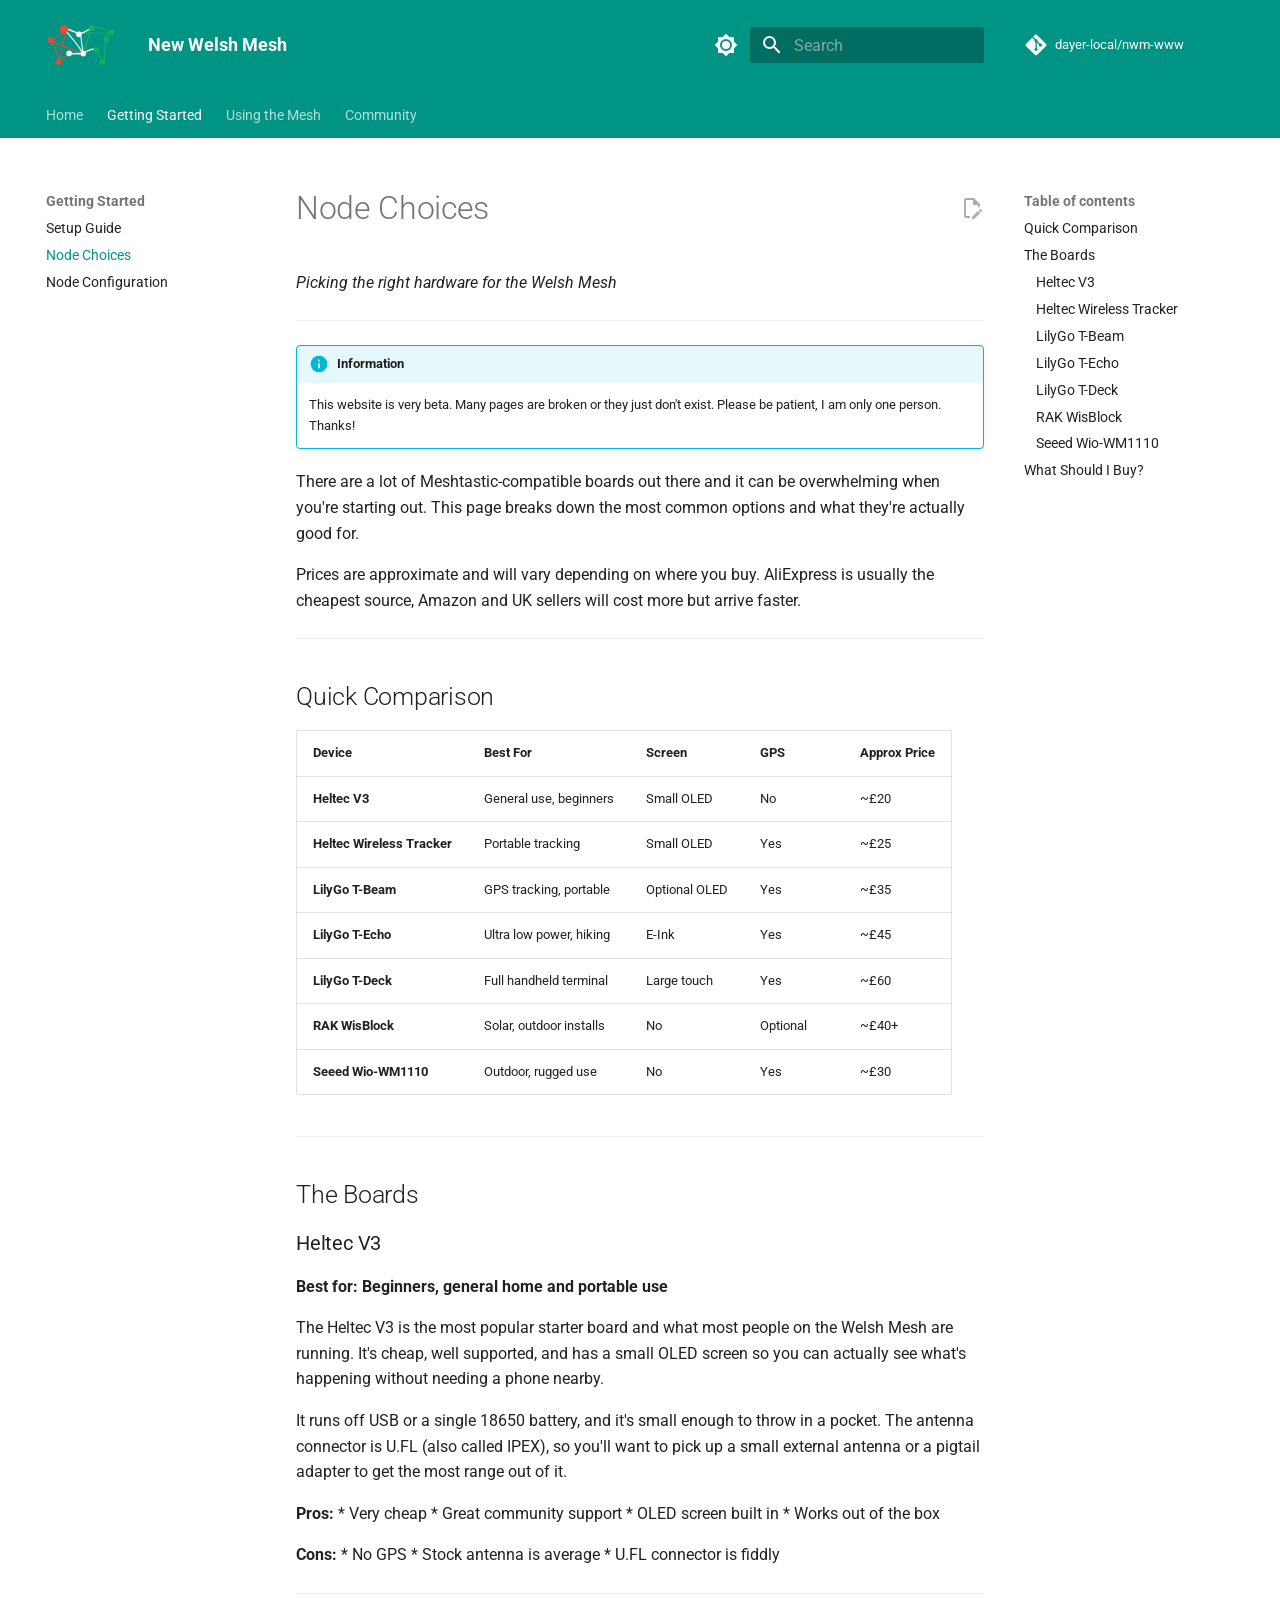
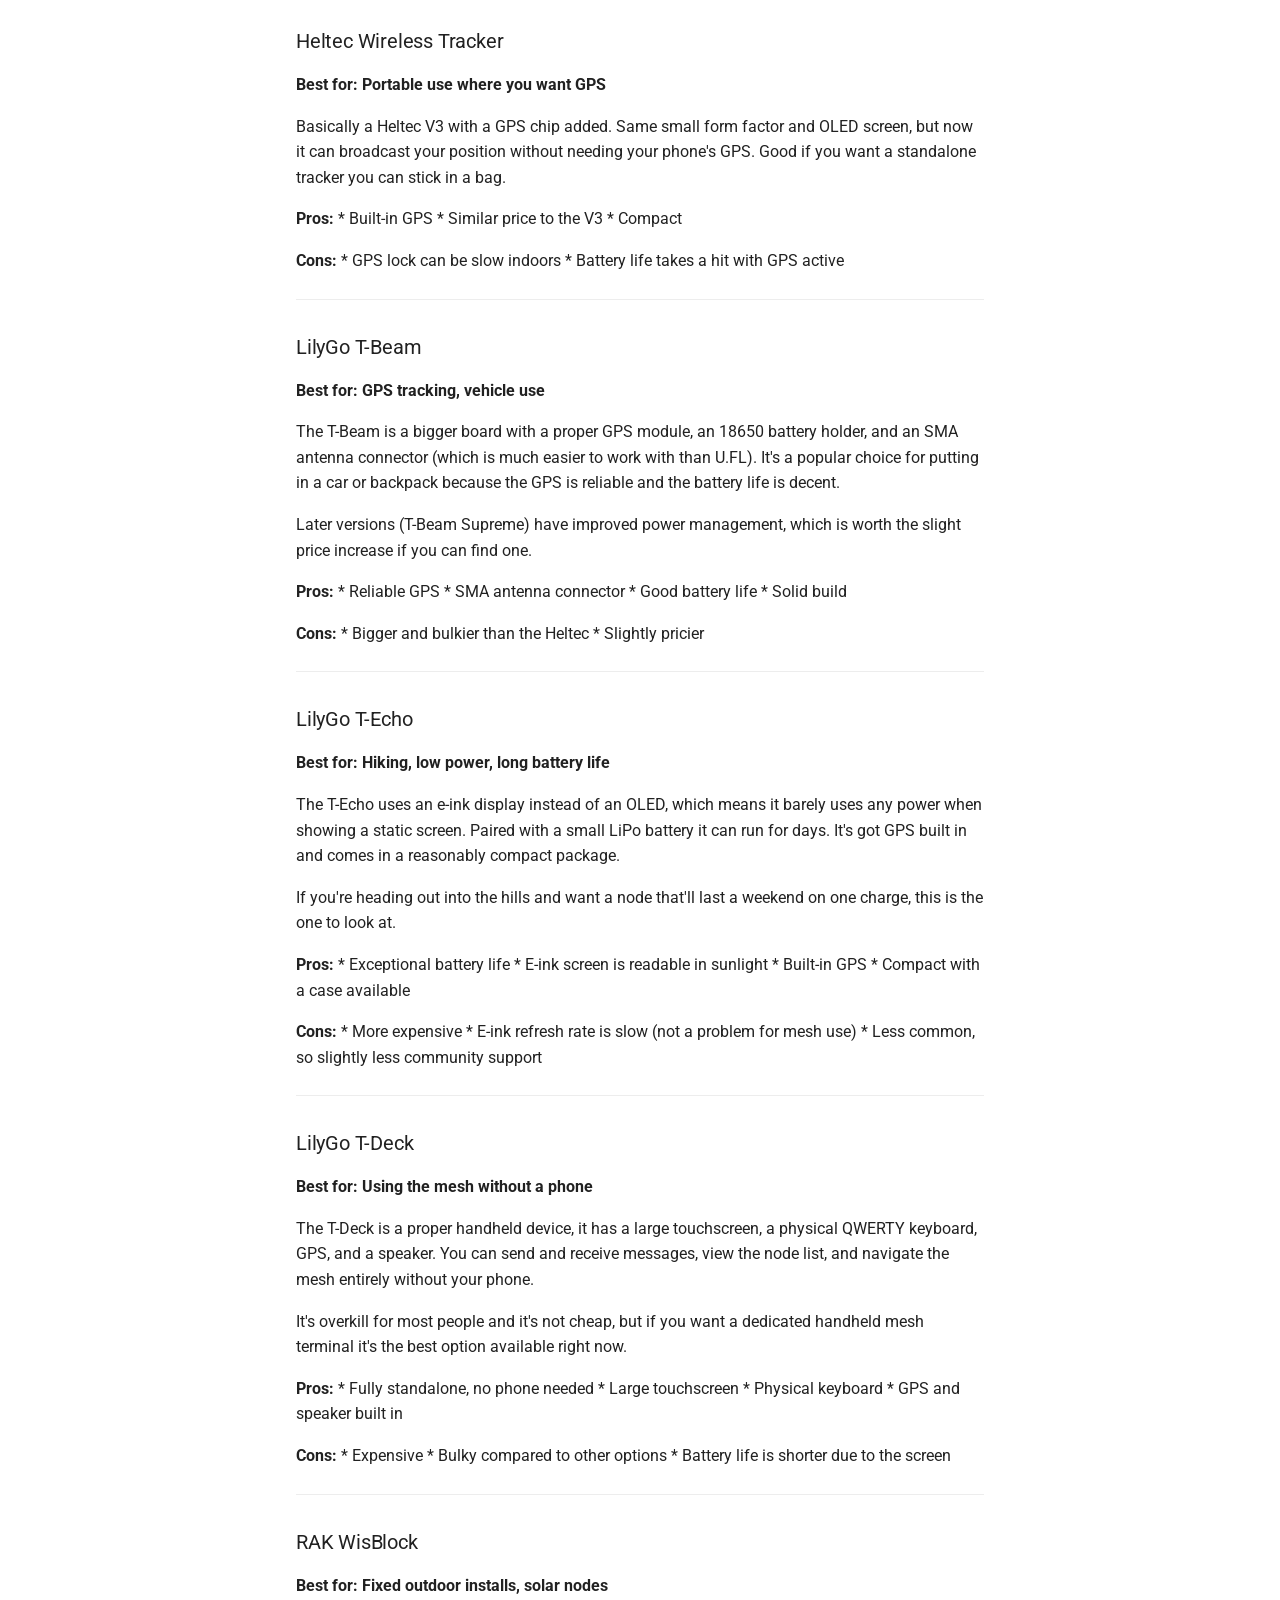
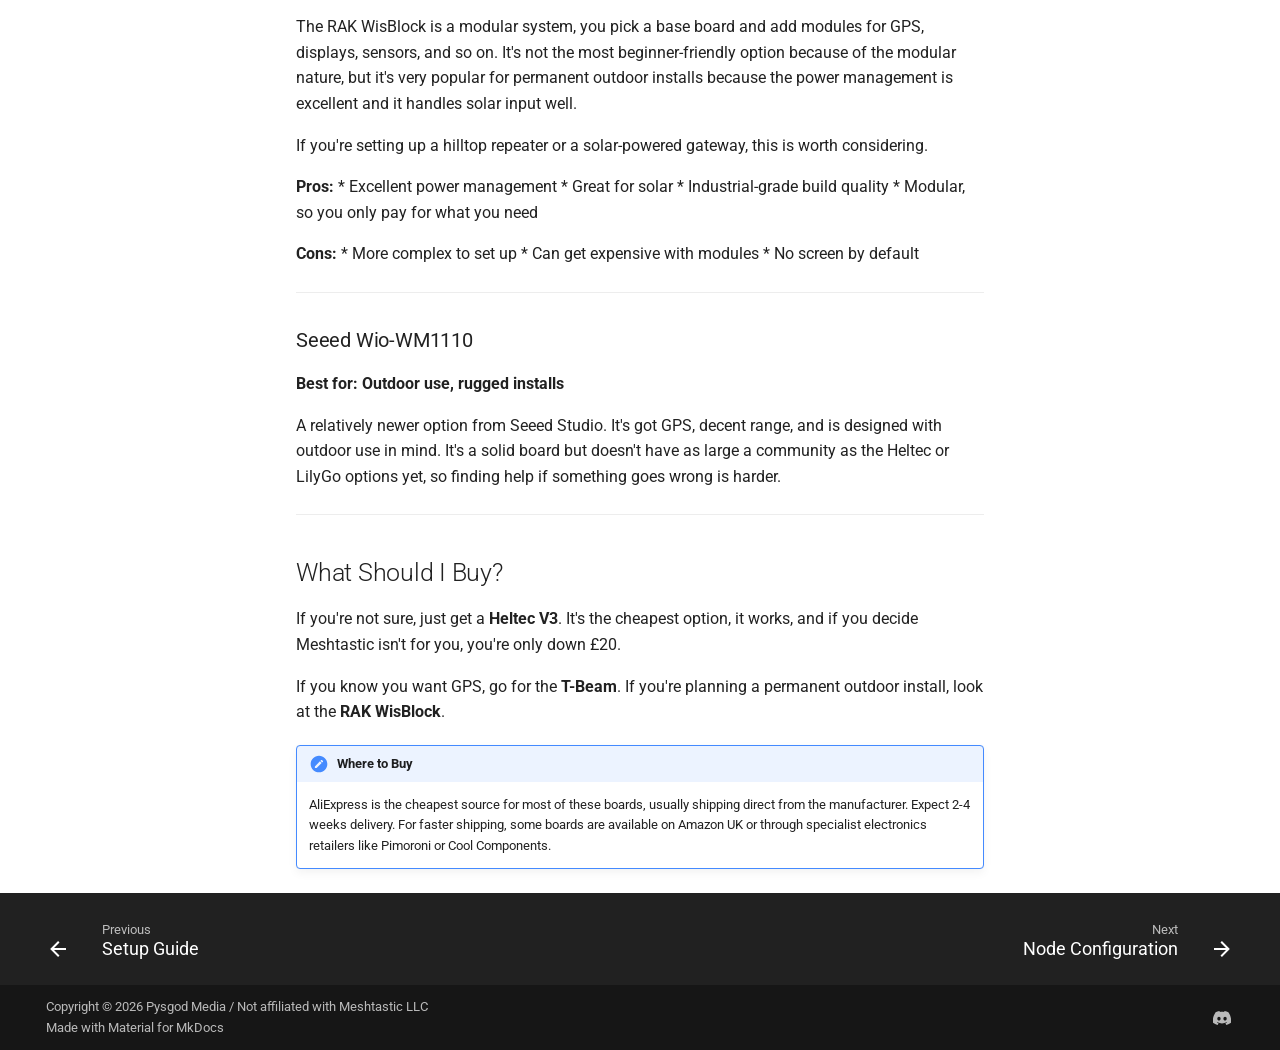
<file: docs/node-choices/index.html>
<!doctype html>
<html lang="en" class="no-js">
  <head>
    
      <meta charset="utf-8">
      <meta name="viewport" content="width=device-width,initial-scale=1">
      
      
      
        <link rel="canonical" href="https://welshmesh.pysgod.xyz/docs/node-choices/">
      
      
        <link rel="prev" href="../getting-started/">
      
      
        <link rel="next" href="../node-settings/">
      
      
        
      
      
      <link rel="icon" href="../../nwm-white.png">
      <meta name="generator" content="mkdocs-1.6.1, mkdocs-material-9.7.7">
    
    
      
        <title>Node Choices - New Welsh Mesh</title>
      
    
    
      <link rel="stylesheet" href="../../assets/stylesheets/main.ec1eaa64.min.css">
      
        
        <link rel="stylesheet" href="../../assets/stylesheets/palette.ab4e12ef.min.css">
      
      


    
    
      
    
    
      
        
        
        <link rel="preconnect" href="https://fonts.gstatic.com" crossorigin>
        <link rel="stylesheet" href="https://fonts.googleapis.com/css?family=Roboto:300,300i,400,400i,700,700i%7CRoboto+Mono:400,400i,700,700i&display=fallback">
        <style>:root{--md-text-font:"Roboto";--md-code-font:"Roboto Mono"}</style>
      
    
    
      <link rel="stylesheet" href="../../stylesheets/style.css">
    
    <script>__md_scope=new URL("../..",location),__md_hash=e=>[...e].reduce(((e,_)=>(e<<5)-e+_.charCodeAt(0)),0),__md_get=(e,_=localStorage,t=__md_scope)=>JSON.parse(_.getItem(t.pathname+"."+e)),__md_set=(e,_,t=localStorage,a=__md_scope)=>{try{t.setItem(a.pathname+"."+e,JSON.stringify(_))}catch(e){}}</script>
    
      

    
    
  </head>
  
  
    
    
      
    
    
    
    
    <body dir="ltr" data-md-color-scheme="default" data-md-color-primary="custom" data-md-color-accent="custom">
  
    
    <input class="md-toggle" data-md-toggle="drawer" type="checkbox" id="__drawer" autocomplete="off">
    <input class="md-toggle" data-md-toggle="search" type="checkbox" id="__search" autocomplete="off">
    <label class="md-overlay" for="__drawer"></label>
    <div data-md-component="skip">
      
        
        <a href="#node-choices" class="md-skip">
          Skip to content
        </a>
      
    </div>
    <div data-md-component="announce">
      
    </div>
    
    
      

<header class="md-header" data-md-component="header">
  <nav class="md-header__inner md-grid" aria-label="Header">
    <a href="../.." title="New Welsh Mesh" class="md-header__button md-logo" aria-label="New Welsh Mesh" data-md-component="logo">
      
  <img src="../../nwm-white.png" alt="logo">

    </a>
    <label class="md-header__button md-icon" for="__drawer">
      
      <svg xmlns="http://www.w3.org/2000/svg" viewBox="0 0 24 24"><path d="M3 6h18v2H3zm0 5h18v2H3zm0 5h18v2H3z"/></svg>
    </label>
    <div class="md-header__title" data-md-component="header-title">
      <div class="md-header__ellipsis">
        <div class="md-header__topic">
          <span class="md-ellipsis">
            New Welsh Mesh
          </span>
        </div>
        <div class="md-header__topic" data-md-component="header-topic">
          <span class="md-ellipsis">
            
              Node Choices
            
          </span>
        </div>
      </div>
    </div>
    
      
        <form class="md-header__option" data-md-component="palette">
  
    
    
    
    <input class="md-option" data-md-color-media="" data-md-color-scheme="default" data-md-color-primary="custom" data-md-color-accent="custom"  aria-label="Switch to dark mode"  type="radio" name="__palette" id="__palette_0">
    
      <label class="md-header__button md-icon" title="Switch to dark mode" for="__palette_1" hidden>
        <svg xmlns="http://www.w3.org/2000/svg" viewBox="0 0 24 24"><path d="M12 8a4 4 0 0 0-4 4 4 4 0 0 0 4 4 4 4 0 0 0 4-4 4 4 0 0 0-4-4m0 10a6 6 0 0 1-6-6 6 6 0 0 1 6-6 6 6 0 0 1 6 6 6 6 0 0 1-6 6m8-9.31V4h-4.69L12 .69 8.69 4H4v4.69L.69 12 4 15.31V20h4.69L12 23.31 15.31 20H20v-4.69L23.31 12z"/></svg>
      </label>
    
  
    
    
    
    <input class="md-option" data-md-color-media="" data-md-color-scheme="slate" data-md-color-primary="custom" data-md-color-accent="custom"  aria-label="Switch to light mode"  type="radio" name="__palette" id="__palette_1">
    
      <label class="md-header__button md-icon" title="Switch to light mode" for="__palette_0" hidden>
        <svg xmlns="http://www.w3.org/2000/svg" viewBox="0 0 24 24"><path d="M12 18c-.89 0-1.74-.2-2.5-.55C11.56 16.5 13 14.42 13 12s-1.44-4.5-3.5-5.45C10.26 6.2 11.11 6 12 6a6 6 0 0 1 6 6 6 6 0 0 1-6 6m8-9.31V4h-4.69L12 .69 8.69 4H4v4.69L.69 12 4 15.31V20h4.69L12 23.31 15.31 20H20v-4.69L23.31 12z"/></svg>
      </label>
    
  
</form>
      
    
    
      <script>var palette=__md_get("__palette");if(palette&&palette.color){if("(prefers-color-scheme)"===palette.color.media){var media=matchMedia("(prefers-color-scheme: light)"),input=document.querySelector(media.matches?"[data-md-color-media='(prefers-color-scheme: light)']":"[data-md-color-media='(prefers-color-scheme: dark)']");palette.color.media=input.getAttribute("data-md-color-media"),palette.color.scheme=input.getAttribute("data-md-color-scheme"),palette.color.primary=input.getAttribute("data-md-color-primary"),palette.color.accent=input.getAttribute("data-md-color-accent")}for(var[key,value]of Object.entries(palette.color))document.body.setAttribute("data-md-color-"+key,value)}</script>
    
    
    
      
      
        <label class="md-header__button md-icon" for="__search">
          
          <svg xmlns="http://www.w3.org/2000/svg" viewBox="0 0 24 24"><path d="M9.5 3A6.5 6.5 0 0 1 16 9.5c0 1.61-.59 3.09-1.56 4.23l.27.27h.79l5 5-1.5 1.5-5-5v-.79l-.27-.27A6.52 6.52 0 0 1 9.5 16 6.5 6.5 0 0 1 3 9.5 6.5 6.5 0 0 1 9.5 3m0 2C7 5 5 7 5 9.5S7 14 9.5 14 14 12 14 9.5 12 5 9.5 5"/></svg>
        </label>
        <div class="md-search" data-md-component="search" role="dialog">
  <label class="md-search__overlay" for="__search"></label>
  <div class="md-search__inner" role="search">
    <form class="md-search__form" name="search">
      <input type="text" class="md-search__input" name="query" aria-label="Search" placeholder="Search" autocapitalize="off" autocorrect="off" autocomplete="off" spellcheck="false" data-md-component="search-query" required>
      <label class="md-search__icon md-icon" for="__search">
        
        <svg xmlns="http://www.w3.org/2000/svg" viewBox="0 0 24 24"><path d="M9.5 3A6.5 6.5 0 0 1 16 9.5c0 1.61-.59 3.09-1.56 4.23l.27.27h.79l5 5-1.5 1.5-5-5v-.79l-.27-.27A6.52 6.52 0 0 1 9.5 16 6.5 6.5 0 0 1 3 9.5 6.5 6.5 0 0 1 9.5 3m0 2C7 5 5 7 5 9.5S7 14 9.5 14 14 12 14 9.5 12 5 9.5 5"/></svg>
        
        <svg xmlns="http://www.w3.org/2000/svg" viewBox="0 0 24 24"><path d="M20 11v2H8l5.5 5.5-1.42 1.42L4.16 12l7.92-7.92L13.5 5.5 8 11z"/></svg>
      </label>
      <nav class="md-search__options" aria-label="Search">
        
        <button type="reset" class="md-search__icon md-icon" title="Clear" aria-label="Clear" tabindex="-1">
          
          <svg xmlns="http://www.w3.org/2000/svg" viewBox="0 0 24 24"><path d="M19 6.41 17.59 5 12 10.59 6.41 5 5 6.41 10.59 12 5 17.59 6.41 19 12 13.41 17.59 19 19 17.59 13.41 12z"/></svg>
        </button>
      </nav>
      
    </form>
    <div class="md-search__output">
      <div class="md-search__scrollwrap" tabindex="0" data-md-scrollfix>
        <div class="md-search-result" data-md-component="search-result">
          <div class="md-search-result__meta">
            Initializing search
          </div>
          <ol class="md-search-result__list" role="presentation"></ol>
        </div>
      </div>
    </div>
  </div>
</div>
      
    
    
      <div class="md-header__source">
        <a href="https://github.com/dayer-local/nwm-www" title="Go to repository" class="md-source" data-md-component="source">
  <div class="md-source__icon md-icon">
    
    <svg xmlns="http://www.w3.org/2000/svg" viewBox="0 0 448 512"><!--! Font Awesome Free 7.1.0 by @fontawesome - https://fontawesome.com License - https://fontawesome.com/license/free (Icons: CC BY 4.0, Fonts: SIL OFL 1.1, Code: MIT License) Copyright 2025 Fonticons, Inc.--><path d="M439.6 236.1 244 40.5c-5.4-5.5-12.8-8.5-20.4-8.5s-15 3-20.4 8.4L162.5 81l51.5 51.5c27.1-9.1 52.7 16.8 43.4 43.7l49.7 49.7c34.2-11.8 61.2 31 35.5 56.7-26.5 26.5-70.2-2.9-56-37.3L240.3 199v121.9c25.3 12.5 22.3 41.8 9.1 55-6.4 6.4-15.2 10.1-24.3 10.1s-17.8-3.6-24.3-10.1c-17.6-17.6-11.1-46.9 11.2-56v-123c-20.8-8.5-24.6-30.7-18.6-45L142.6 101 8.5 235.1C3 240.6 0 247.9 0 255.5s3 15 8.5 20.4l195.6 195.7c5.4 5.4 12.7 8.4 20.4 8.4s15-3 20.4-8.4l194.7-194.7c5.4-5.4 8.4-12.8 8.4-20.4s-3-15-8.4-20.4"/></svg>
  </div>
  <div class="md-source__repository">
    dayer-local/nwm-www
  </div>
</a>
      </div>
    
  </nav>
  
</header>
    
    <div class="md-container" data-md-component="container">
      
      
        
          
            
<nav class="md-tabs" aria-label="Tabs" data-md-component="tabs">
  <div class="md-grid">
    <ul class="md-tabs__list">
      
        
  
  
  
  
    <li class="md-tabs__item">
      <a href="../.." class="md-tabs__link">
        
  
  
    
  
  Home

      </a>
    </li>
  

      
        
  
  
  
    
  
  
    
    
      <li class="md-tabs__item md-tabs__item--active">
        <a href="../getting-started/" class="md-tabs__link">
          
  
  
  Getting Started

        </a>
      </li>
    
  

      
        
  
  
  
  
    
    
      <li class="md-tabs__item">
        <a href="../mesh-etiquette/" class="md-tabs__link">
          
  
  
  Using the Mesh

        </a>
      </li>
    
  

      
        
  
  
  
  
    
    
      <li class="md-tabs__item">
        <a href="../get-involved/" class="md-tabs__link">
          
  
  
  Community

        </a>
      </li>
    
  

      
    </ul>
  </div>
</nav>
          
        
      
      <main class="md-main" data-md-component="main">
        <div class="md-main__inner md-grid">
          
            
              
              <div class="md-sidebar md-sidebar--primary" data-md-component="sidebar" data-md-type="navigation" >
                <div class="md-sidebar__scrollwrap">
                  <div class="md-sidebar__inner">
                    


  


<nav class="md-nav md-nav--primary md-nav--lifted" aria-label="Navigation" data-md-level="0">
  <label class="md-nav__title" for="__drawer">
    <a href="../.." title="New Welsh Mesh" class="md-nav__button md-logo" aria-label="New Welsh Mesh" data-md-component="logo">
      
  <img src="../../nwm-white.png" alt="logo">

    </a>
    New Welsh Mesh
  </label>
  
    <div class="md-nav__source">
      <a href="https://github.com/dayer-local/nwm-www" title="Go to repository" class="md-source" data-md-component="source">
  <div class="md-source__icon md-icon">
    
    <svg xmlns="http://www.w3.org/2000/svg" viewBox="0 0 448 512"><!--! Font Awesome Free 7.1.0 by @fontawesome - https://fontawesome.com License - https://fontawesome.com/license/free (Icons: CC BY 4.0, Fonts: SIL OFL 1.1, Code: MIT License) Copyright 2025 Fonticons, Inc.--><path d="M439.6 236.1 244 40.5c-5.4-5.5-12.8-8.5-20.4-8.5s-15 3-20.4 8.4L162.5 81l51.5 51.5c27.1-9.1 52.7 16.8 43.4 43.7l49.7 49.7c34.2-11.8 61.2 31 35.5 56.7-26.5 26.5-70.2-2.9-56-37.3L240.3 199v121.9c25.3 12.5 22.3 41.8 9.1 55-6.4 6.4-15.2 10.1-24.3 10.1s-17.8-3.6-24.3-10.1c-17.6-17.6-11.1-46.9 11.2-56v-123c-20.8-8.5-24.6-30.7-18.6-45L142.6 101 8.5 235.1C3 240.6 0 247.9 0 255.5s3 15 8.5 20.4l195.6 195.7c5.4 5.4 12.7 8.4 20.4 8.4s15-3 20.4-8.4l194.7-194.7c5.4-5.4 8.4-12.8 8.4-20.4s-3-15-8.4-20.4"/></svg>
  </div>
  <div class="md-source__repository">
    dayer-local/nwm-www
  </div>
</a>
    </div>
  
  <ul class="md-nav__list" data-md-scrollfix>
    
      
      
  
  
  
  
    <li class="md-nav__item">
      <a href="../.." class="md-nav__link">
        
  
  
  <span class="md-ellipsis">
    
  
    Home
  

    
  </span>
  
  

      </a>
    </li>
  

    
      
      
  
  
    
  
  
  
    
    
    
    
      
        
        
      
      
        
      
    
    
    <li class="md-nav__item md-nav__item--active md-nav__item--section md-nav__item--nested">
      
        
        
        <input class="md-nav__toggle md-toggle " type="checkbox" id="__nav_2" checked>
        
          
          <label class="md-nav__link" for="__nav_2" id="__nav_2_label" tabindex="">
            
  
  
  <span class="md-ellipsis">
    
  
    Getting Started
  

    
  </span>
  
  

            <span class="md-nav__icon md-icon"></span>
          </label>
        
        <nav class="md-nav" data-md-level="1" aria-labelledby="__nav_2_label" aria-expanded="true">
          <label class="md-nav__title" for="__nav_2">
            <span class="md-nav__icon md-icon"></span>
            
  
    Getting Started
  

          </label>
          <ul class="md-nav__list" data-md-scrollfix>
            
              
                
  
  
  
  
    <li class="md-nav__item">
      <a href="../getting-started/" class="md-nav__link">
        
  
  
  <span class="md-ellipsis">
    
  
    Setup Guide
  

    
  </span>
  
  

      </a>
    </li>
  

              
            
              
                
  
  
    
  
  
  
    <li class="md-nav__item md-nav__item--active">
      
      <input class="md-nav__toggle md-toggle" type="checkbox" id="__toc">
      
      
        
      
      
        <label class="md-nav__link md-nav__link--active" for="__toc">
          
  
  
  <span class="md-ellipsis">
    
  
    Node Choices
  

    
  </span>
  
  

          <span class="md-nav__icon md-icon"></span>
        </label>
      
      <a href="./" class="md-nav__link md-nav__link--active">
        
  
  
  <span class="md-ellipsis">
    
  
    Node Choices
  

    
  </span>
  
  

      </a>
      
        

<nav class="md-nav md-nav--secondary" aria-label="Table of contents">
  
  
  
    
  
  
    <label class="md-nav__title" for="__toc">
      <span class="md-nav__icon md-icon"></span>
      Table of contents
    </label>
    <ul class="md-nav__list" data-md-component="toc" data-md-scrollfix>
      
        <li class="md-nav__item">
  <a href="#quick-comparison" class="md-nav__link">
    <span class="md-ellipsis">
      
        Quick Comparison
      
    </span>
  </a>
  
</li>
      
        <li class="md-nav__item">
  <a href="#the-boards" class="md-nav__link">
    <span class="md-ellipsis">
      
        The Boards
      
    </span>
  </a>
  
    <nav class="md-nav" aria-label="The Boards">
      <ul class="md-nav__list">
        
          <li class="md-nav__item">
  <a href="#heltec-v3" class="md-nav__link">
    <span class="md-ellipsis">
      
        Heltec V3
      
    </span>
  </a>
  
</li>
        
          <li class="md-nav__item">
  <a href="#heltec-wireless-tracker" class="md-nav__link">
    <span class="md-ellipsis">
      
        Heltec Wireless Tracker
      
    </span>
  </a>
  
</li>
        
          <li class="md-nav__item">
  <a href="#lilygo-t-beam" class="md-nav__link">
    <span class="md-ellipsis">
      
        LilyGo T-Beam
      
    </span>
  </a>
  
</li>
        
          <li class="md-nav__item">
  <a href="#lilygo-t-echo" class="md-nav__link">
    <span class="md-ellipsis">
      
        LilyGo T-Echo
      
    </span>
  </a>
  
</li>
        
          <li class="md-nav__item">
  <a href="#lilygo-t-deck" class="md-nav__link">
    <span class="md-ellipsis">
      
        LilyGo T-Deck
      
    </span>
  </a>
  
</li>
        
          <li class="md-nav__item">
  <a href="#rak-wisblock" class="md-nav__link">
    <span class="md-ellipsis">
      
        RAK WisBlock
      
    </span>
  </a>
  
</li>
        
          <li class="md-nav__item">
  <a href="#seeed-wio-wm1110" class="md-nav__link">
    <span class="md-ellipsis">
      
        Seeed Wio-WM1110
      
    </span>
  </a>
  
</li>
        
      </ul>
    </nav>
  
</li>
      
        <li class="md-nav__item">
  <a href="#what-should-i-buy" class="md-nav__link">
    <span class="md-ellipsis">
      
        What Should I Buy?
      
    </span>
  </a>
  
</li>
      
    </ul>
  
</nav>
      
    </li>
  

              
            
              
                
  
  
  
  
    <li class="md-nav__item">
      <a href="../node-settings/" class="md-nav__link">
        
  
  
  <span class="md-ellipsis">
    
  
    Node Configuration
  

    
  </span>
  
  

      </a>
    </li>
  

              
            
          </ul>
        </nav>
      
    </li>
  

    
      
      
  
  
  
  
    
    
    
    
      
      
        
      
    
    
    <li class="md-nav__item md-nav__item--nested">
      
        
        
        <input class="md-nav__toggle md-toggle " type="checkbox" id="__nav_3" >
        
          
          <label class="md-nav__link" for="__nav_3" id="__nav_3_label" tabindex="0">
            
  
  
  <span class="md-ellipsis">
    
  
    Using the Mesh
  

    
  </span>
  
  

            <span class="md-nav__icon md-icon"></span>
          </label>
        
        <nav class="md-nav" data-md-level="1" aria-labelledby="__nav_3_label" aria-expanded="false">
          <label class="md-nav__title" for="__nav_3">
            <span class="md-nav__icon md-icon"></span>
            
  
    Using the Mesh
  

          </label>
          <ul class="md-nav__list" data-md-scrollfix>
            
              
                
  
  
  
  
    <li class="md-nav__item">
      <a href="../mesh-etiquette/" class="md-nav__link">
        
  
  
  <span class="md-ellipsis">
    
  
    Mesh Etiquette
  

    
  </span>
  
  

      </a>
    </li>
  

              
            
          </ul>
        </nav>
      
    </li>
  

    
      
      
  
  
  
  
    
    
    
    
      
      
        
      
    
    
    <li class="md-nav__item md-nav__item--nested">
      
        
        
        <input class="md-nav__toggle md-toggle " type="checkbox" id="__nav_4" >
        
          
          <label class="md-nav__link" for="__nav_4" id="__nav_4_label" tabindex="0">
            
  
  
  <span class="md-ellipsis">
    
  
    Community
  

    
  </span>
  
  

            <span class="md-nav__icon md-icon"></span>
          </label>
        
        <nav class="md-nav" data-md-level="1" aria-labelledby="__nav_4_label" aria-expanded="false">
          <label class="md-nav__title" for="__nav_4">
            <span class="md-nav__icon md-icon"></span>
            
  
    Community
  

          </label>
          <ul class="md-nav__list" data-md-scrollfix>
            
              
                
  
  
  
  
    <li class="md-nav__item">
      <a href="../get-involved/" class="md-nav__link">
        
  
  
  <span class="md-ellipsis">
    
  
    Get Involved
  

    
  </span>
  
  

      </a>
    </li>
  

              
            
              
                
  
  
  
  
    <li class="md-nav__item">
      <a href="../node-operators/" class="md-nav__link">
        
  
  
  <span class="md-ellipsis">
    
  
    Node Operators
  

    
  </span>
  
  

      </a>
    </li>
  

              
            
          </ul>
        </nav>
      
    </li>
  

    
  </ul>
</nav>
                  </div>
                </div>
              </div>
            
            
              
              <div class="md-sidebar md-sidebar--secondary" data-md-component="sidebar" data-md-type="toc" >
                <div class="md-sidebar__scrollwrap">
                  <div class="md-sidebar__inner">
                    

<nav class="md-nav md-nav--secondary" aria-label="Table of contents">
  
  
  
    
  
  
    <label class="md-nav__title" for="__toc">
      <span class="md-nav__icon md-icon"></span>
      Table of contents
    </label>
    <ul class="md-nav__list" data-md-component="toc" data-md-scrollfix>
      
        <li class="md-nav__item">
  <a href="#quick-comparison" class="md-nav__link">
    <span class="md-ellipsis">
      
        Quick Comparison
      
    </span>
  </a>
  
</li>
      
        <li class="md-nav__item">
  <a href="#the-boards" class="md-nav__link">
    <span class="md-ellipsis">
      
        The Boards
      
    </span>
  </a>
  
    <nav class="md-nav" aria-label="The Boards">
      <ul class="md-nav__list">
        
          <li class="md-nav__item">
  <a href="#heltec-v3" class="md-nav__link">
    <span class="md-ellipsis">
      
        Heltec V3
      
    </span>
  </a>
  
</li>
        
          <li class="md-nav__item">
  <a href="#heltec-wireless-tracker" class="md-nav__link">
    <span class="md-ellipsis">
      
        Heltec Wireless Tracker
      
    </span>
  </a>
  
</li>
        
          <li class="md-nav__item">
  <a href="#lilygo-t-beam" class="md-nav__link">
    <span class="md-ellipsis">
      
        LilyGo T-Beam
      
    </span>
  </a>
  
</li>
        
          <li class="md-nav__item">
  <a href="#lilygo-t-echo" class="md-nav__link">
    <span class="md-ellipsis">
      
        LilyGo T-Echo
      
    </span>
  </a>
  
</li>
        
          <li class="md-nav__item">
  <a href="#lilygo-t-deck" class="md-nav__link">
    <span class="md-ellipsis">
      
        LilyGo T-Deck
      
    </span>
  </a>
  
</li>
        
          <li class="md-nav__item">
  <a href="#rak-wisblock" class="md-nav__link">
    <span class="md-ellipsis">
      
        RAK WisBlock
      
    </span>
  </a>
  
</li>
        
          <li class="md-nav__item">
  <a href="#seeed-wio-wm1110" class="md-nav__link">
    <span class="md-ellipsis">
      
        Seeed Wio-WM1110
      
    </span>
  </a>
  
</li>
        
      </ul>
    </nav>
  
</li>
      
        <li class="md-nav__item">
  <a href="#what-should-i-buy" class="md-nav__link">
    <span class="md-ellipsis">
      
        What Should I Buy?
      
    </span>
  </a>
  
</li>
      
    </ul>
  
</nav>
                  </div>
                </div>
              </div>
            
          
          
            <div class="md-content" data-md-component="content">
              
              <article class="md-content__inner md-typeset">
                
                  


  
    <a href="https://github.com/dayer-local/nwm-www/edit/main/docs/docs/node-choices.md" title="Edit this page" class="md-content__button md-icon" rel="edit">
      
      <svg xmlns="http://www.w3.org/2000/svg" viewBox="0 0 24 24"><path d="M10 20H6V4h7v5h5v3.1l2-2V8l-6-6H6c-1.1 0-2 .9-2 2v16c0 1.1.9 2 2 2h4zm10.2-7c.1 0 .3.1.4.2l1.3 1.3c.2.2.2.6 0 .8l-1 1-2.1-2.1 1-1c.1-.1.2-.2.4-.2m0 3.9L14.1 23H12v-2.1l6.1-6.1z"/></svg>
    </a>
  
  


<h1 id="node-choices">Node Choices</h1>
<p><em>Picking the right hardware for the Welsh Mesh</em></p>
<hr />
<div class="admonition info">
<p class="admonition-title">Information</p>
<p>This website is very beta. Many pages are broken or they just don't exist. Please be patient, I am only one person. Thanks!</p>
</div>
<p>There are a lot of Meshtastic-compatible boards out there and it can be overwhelming when you're starting out. This page breaks down the most common options and what they're actually good for.</p>
<p>Prices are approximate and will vary depending on where you buy. AliExpress is usually the cheapest source, Amazon and UK sellers will cost more but arrive faster.</p>
<hr />
<h2 id="quick-comparison">Quick Comparison</h2>
<table>
<thead>
<tr>
<th style="text-align: left;">Device</th>
<th style="text-align: left;">Best For</th>
<th style="text-align: left;">Screen</th>
<th style="text-align: left;">GPS</th>
<th style="text-align: left;">Approx Price</th>
</tr>
</thead>
<tbody>
<tr>
<td style="text-align: left;"><strong>Heltec V3</strong></td>
<td style="text-align: left;">General use, beginners</td>
<td style="text-align: left;">Small OLED</td>
<td style="text-align: left;">No</td>
<td style="text-align: left;">~£20</td>
</tr>
<tr>
<td style="text-align: left;"><strong>Heltec Wireless Tracker</strong></td>
<td style="text-align: left;">Portable tracking</td>
<td style="text-align: left;">Small OLED</td>
<td style="text-align: left;">Yes</td>
<td style="text-align: left;">~£25</td>
</tr>
<tr>
<td style="text-align: left;"><strong>LilyGo T-Beam</strong></td>
<td style="text-align: left;">GPS tracking, portable</td>
<td style="text-align: left;">Optional OLED</td>
<td style="text-align: left;">Yes</td>
<td style="text-align: left;">~£35</td>
</tr>
<tr>
<td style="text-align: left;"><strong>LilyGo T-Echo</strong></td>
<td style="text-align: left;">Ultra low power, hiking</td>
<td style="text-align: left;">E-Ink</td>
<td style="text-align: left;">Yes</td>
<td style="text-align: left;">~£45</td>
</tr>
<tr>
<td style="text-align: left;"><strong>LilyGo T-Deck</strong></td>
<td style="text-align: left;">Full handheld terminal</td>
<td style="text-align: left;">Large touch</td>
<td style="text-align: left;">Yes</td>
<td style="text-align: left;">~£60</td>
</tr>
<tr>
<td style="text-align: left;"><strong>RAK WisBlock</strong></td>
<td style="text-align: left;">Solar, outdoor installs</td>
<td style="text-align: left;">No</td>
<td style="text-align: left;">Optional</td>
<td style="text-align: left;">~£40+</td>
</tr>
<tr>
<td style="text-align: left;"><strong>Seeed Wio-WM1110</strong></td>
<td style="text-align: left;">Outdoor, rugged use</td>
<td style="text-align: left;">No</td>
<td style="text-align: left;">Yes</td>
<td style="text-align: left;">~£30</td>
</tr>
</tbody>
</table>
<hr />
<h2 id="the-boards">The Boards</h2>
<h3 id="heltec-v3">Heltec V3</h3>
<p><strong>Best for: Beginners, general home and portable use</strong></p>
<p>The Heltec V3 is the most popular starter board and what most people on the Welsh Mesh are running. It's cheap, well supported, and has a small OLED screen so you can actually see what's happening without needing a phone nearby.</p>
<p>It runs off USB or a single 18650 battery, and it's small enough to throw in a pocket. The antenna connector is U.FL (also called IPEX), so you'll want to pick up a small external antenna or a pigtail adapter to get the most range out of it.</p>
<p><strong>Pros:</strong>
* Very cheap
* Great community support
* OLED screen built in
* Works out of the box</p>
<p><strong>Cons:</strong>
* No GPS
* Stock antenna is average
* U.FL connector is fiddly</p>
<hr />
<h3 id="heltec-wireless-tracker">Heltec Wireless Tracker</h3>
<p><strong>Best for: Portable use where you want GPS</strong></p>
<p>Basically a Heltec V3 with a GPS chip added. Same small form factor and OLED screen, but now it can broadcast your position without needing your phone's GPS. Good if you want a standalone tracker you can stick in a bag.</p>
<p><strong>Pros:</strong>
* Built-in GPS
* Similar price to the V3
* Compact</p>
<p><strong>Cons:</strong>
* GPS lock can be slow indoors
* Battery life takes a hit with GPS active</p>
<hr />
<h3 id="lilygo-t-beam">LilyGo T-Beam</h3>
<p><strong>Best for: GPS tracking, vehicle use</strong></p>
<p>The T-Beam is a bigger board with a proper GPS module, an 18650 battery holder, and an SMA antenna connector (which is much easier to work with than U.FL). It's a popular choice for putting in a car or backpack because the GPS is reliable and the battery life is decent.</p>
<p>Later versions (T-Beam Supreme) have improved power management, which is worth the slight price increase if you can find one.</p>
<p><strong>Pros:</strong>
* Reliable GPS
* SMA antenna connector
* Good battery life
* Solid build</p>
<p><strong>Cons:</strong>
* Bigger and bulkier than the Heltec
* Slightly pricier</p>
<hr />
<h3 id="lilygo-t-echo">LilyGo T-Echo</h3>
<p><strong>Best for: Hiking, low power, long battery life</strong></p>
<p>The T-Echo uses an e-ink display instead of an OLED, which means it barely uses any power when showing a static screen. Paired with a small LiPo battery it can run for days. It's got GPS built in and comes in a reasonably compact package.</p>
<p>If you're heading out into the hills and want a node that'll last a weekend on one charge, this is the one to look at.</p>
<p><strong>Pros:</strong>
* Exceptional battery life
* E-ink screen is readable in sunlight
* Built-in GPS
* Compact with a case available</p>
<p><strong>Cons:</strong>
* More expensive
* E-ink refresh rate is slow (not a problem for mesh use)
* Less common, so slightly less community support</p>
<hr />
<h3 id="lilygo-t-deck">LilyGo T-Deck</h3>
<p><strong>Best for: Using the mesh without a phone</strong></p>
<p>The T-Deck is a proper handheld device, it has a large touchscreen, a physical QWERTY keyboard, GPS, and a speaker. You can send and receive messages, view the node list, and navigate the mesh entirely without your phone.</p>
<p>It's overkill for most people and it's not cheap, but if you want a dedicated handheld mesh terminal it's the best option available right now.</p>
<p><strong>Pros:</strong>
* Fully standalone, no phone needed
* Large touchscreen
* Physical keyboard
* GPS and speaker built in</p>
<p><strong>Cons:</strong>
* Expensive
* Bulky compared to other options
* Battery life is shorter due to the screen</p>
<hr />
<h3 id="rak-wisblock">RAK WisBlock</h3>
<p><strong>Best for: Fixed outdoor installs, solar nodes</strong></p>
<p>The RAK WisBlock is a modular system, you pick a base board and add modules for GPS, displays, sensors, and so on. It's not the most beginner-friendly option because of the modular nature, but it's very popular for permanent outdoor installs because the power management is excellent and it handles solar input well.</p>
<p>If you're setting up a hilltop repeater or a solar-powered gateway, this is worth considering.</p>
<p><strong>Pros:</strong>
* Excellent power management
* Great for solar
* Industrial-grade build quality
* Modular, so you only pay for what you need</p>
<p><strong>Cons:</strong>
* More complex to set up
* Can get expensive with modules
* No screen by default</p>
<hr />
<h3 id="seeed-wio-wm1110">Seeed Wio-WM1110</h3>
<p><strong>Best for: Outdoor use, rugged installs</strong></p>
<p>A relatively newer option from Seeed Studio. It's got GPS, decent range, and is designed with outdoor use in mind. It's a solid board but doesn't have as large a community as the Heltec or LilyGo options yet, so finding help if something goes wrong is harder.</p>
<hr />
<h2 id="what-should-i-buy">What Should I Buy?</h2>
<p>If you're not sure, just get a <strong>Heltec V3</strong>. It's the cheapest option, it works, and if you decide Meshtastic isn't for you, you're only down £20.</p>
<p>If you know you want GPS, go for the <strong>T-Beam</strong>. If you're planning a permanent outdoor install, look at the <strong>RAK WisBlock</strong>.</p>
<div class="admonition note">
<p class="admonition-title">Where to Buy</p>
<p>AliExpress is the cheapest source for most of these boards, usually shipping direct from the manufacturer. Expect 2-4 weeks delivery. For faster shipping, some boards are available on Amazon UK or through specialist electronics retailers like Pimoroni or Cool Components.</p>
</div>












                
              </article>
            </div>
          
          
<script>var target=document.getElementById(location.hash.slice(1));target&&target.name&&(target.checked=target.name.startsWith("__tabbed_"))</script>
        </div>
        
      </main>
      
        <footer class="md-footer">
  
    
      
      <nav class="md-footer__inner md-grid" aria-label="Footer" >
        
          
          <a href="../getting-started/" class="md-footer__link md-footer__link--prev" aria-label="Previous: Setup Guide">
            <div class="md-footer__button md-icon">
              
              <svg xmlns="http://www.w3.org/2000/svg" viewBox="0 0 24 24"><path d="M20 11v2H8l5.5 5.5-1.42 1.42L4.16 12l7.92-7.92L13.5 5.5 8 11z"/></svg>
            </div>
            <div class="md-footer__title">
              <span class="md-footer__direction">
                Previous
              </span>
              <div class="md-ellipsis">
                Setup Guide
              </div>
            </div>
          </a>
        
        
          
          <a href="../node-settings/" class="md-footer__link md-footer__link--next" aria-label="Next: Node Configuration">
            <div class="md-footer__title">
              <span class="md-footer__direction">
                Next
              </span>
              <div class="md-ellipsis">
                Node Configuration
              </div>
            </div>
            <div class="md-footer__button md-icon">
              
              <svg xmlns="http://www.w3.org/2000/svg" viewBox="0 0 24 24"><path d="M4 11v2h12l-5.5 5.5 1.42 1.42L19.84 12l-7.92-7.92L10.5 5.5 16 11z"/></svg>
            </div>
          </a>
        
      </nav>
    
  
  <div class="md-footer-meta md-typeset">
    <div class="md-footer-meta__inner md-grid">
      <div class="md-copyright">
  
    <div class="md-copyright__highlight">
      Copyright &copy; 2026 <a href="https://welshmesh.pysgod.xyz/copyright/">Pysgod Media<a/> / Not affiliated with Meshtastic LLC
    </div>
  
  
    Made with
    <a href="https://squidfunk.github.io/mkdocs-material/" target="_blank" rel="noopener">
      Material for MkDocs
    </a>
  
</div>
      
        
<div class="md-social">
  
    
    
    
    
      
      
    
    <a href="https://discord.gg/4VhKqbH39W" target="_blank" rel="noopener" title="discord.gg" class="md-social__link">
      <svg xmlns="http://www.w3.org/2000/svg" viewBox="0 0 576 512"><!--! Font Awesome Free 7.1.0 by @fontawesome - https://fontawesome.com License - https://fontawesome.com/license/free (Icons: CC BY 4.0, Fonts: SIL OFL 1.1, Code: MIT License) Copyright 2025 Fonticons, Inc.--><path d="M492.5 69.8c-.2-.3-.4-.6-.8-.7-38.1-17.5-78.4-30-119.7-37.1-.4-.1-.8 0-1.1.1s-.6.4-.8.8c-5.5 9.9-10.5 20.2-14.9 30.6-44.6-6.8-89.9-6.8-134.4 0-4.5-10.5-9.5-20.7-15.1-30.6-.2-.3-.5-.6-.8-.8s-.7-.2-1.1-.2C162.5 39 122.2 51.5 84.1 69c-.3.1-.6.4-.8.7C7.1 183.5-13.8 294.6-3.6 404.2c0 .3.1.5.2.8s.3.4.5.6c44.4 32.9 94 58 146.8 74.2.4.1.8.1 1.1 0s.7-.4.9-.7c11.3-15.4 21.4-31.8 30-48.8.1-.2.2-.5.2-.8s0-.5-.1-.8-.2-.5-.4-.6-.4-.3-.7-.4c-15.8-6.1-31.2-13.4-45.9-21.9-.3-.2-.5-.4-.7-.6s-.3-.6-.3-.9 0-.6.2-.9.3-.5.6-.7c3.1-2.3 6.2-4.7 9.1-7.1.3-.2.6-.4.9-.4s.7 0 1 .1c96.2 43.9 200.4 43.9 295.5 0 .3-.1.7-.2 1-.2s.7.2.9.4c2.9 2.4 6 4.9 9.1 7.2.2.2.4.4.6.7s.2.6.2.9-.1.6-.3.9-.4.5-.6.6c-14.7 8.6-30 15.9-45.9 21.8-.2.1-.5.2-.7.4s-.3.4-.4.7-.1.5-.1.8.1.5.2.8c8.8 17 18.8 33.3 30 48.8.2.3.6.6.9.7s.8.1 1.1 0c52.9-16.2 102.6-41.3 147.1-74.2.2-.2.4-.4.5-.6s.2-.5.2-.8c12.3-126.8-20.5-236.9-86.9-334.5zm-302 267.7c-29 0-52.8-26.6-52.8-59.2s23.4-59.2 52.8-59.2c29.7 0 53.3 26.8 52.8 59.2 0 32.7-23.4 59.2-52.8 59.2m195.4 0c-29 0-52.8-26.6-52.8-59.2s23.4-59.2 52.8-59.2c29.7 0 53.3 26.8 52.8 59.2 0 32.7-23.2 59.2-52.8 59.2"/></svg>
    </a>
  
</div>
      
    </div>
  </div>
</footer>
      
    </div>
    <div class="md-dialog" data-md-component="dialog">
      <div class="md-dialog__inner md-typeset"></div>
    </div>
    
    
    
      
      
      <script id="__config" type="application/json">{"annotate": null, "base": "../..", "features": ["navigation.tabs", "navigation.sections", "content.code.copy", "content.action.edit", "navigation.footer"], "search": "../../assets/javascripts/workers/search.2c215733.min.js", "tags": null, "translations": {"clipboard.copied": "Copied to clipboard", "clipboard.copy": "Copy to clipboard", "search.result.more.one": "1 more on this page", "search.result.more.other": "# more on this page", "search.result.none": "No matching documents", "search.result.one": "1 matching document", "search.result.other": "# matching documents", "search.result.placeholder": "Type to start searching", "search.result.term.missing": "Missing", "select.version": "Select version"}, "version": null}</script>
    
    
      <script src="../../assets/javascripts/bundle.d7400e89.min.js"></script>
      
    
  </body>
</html>
</file>
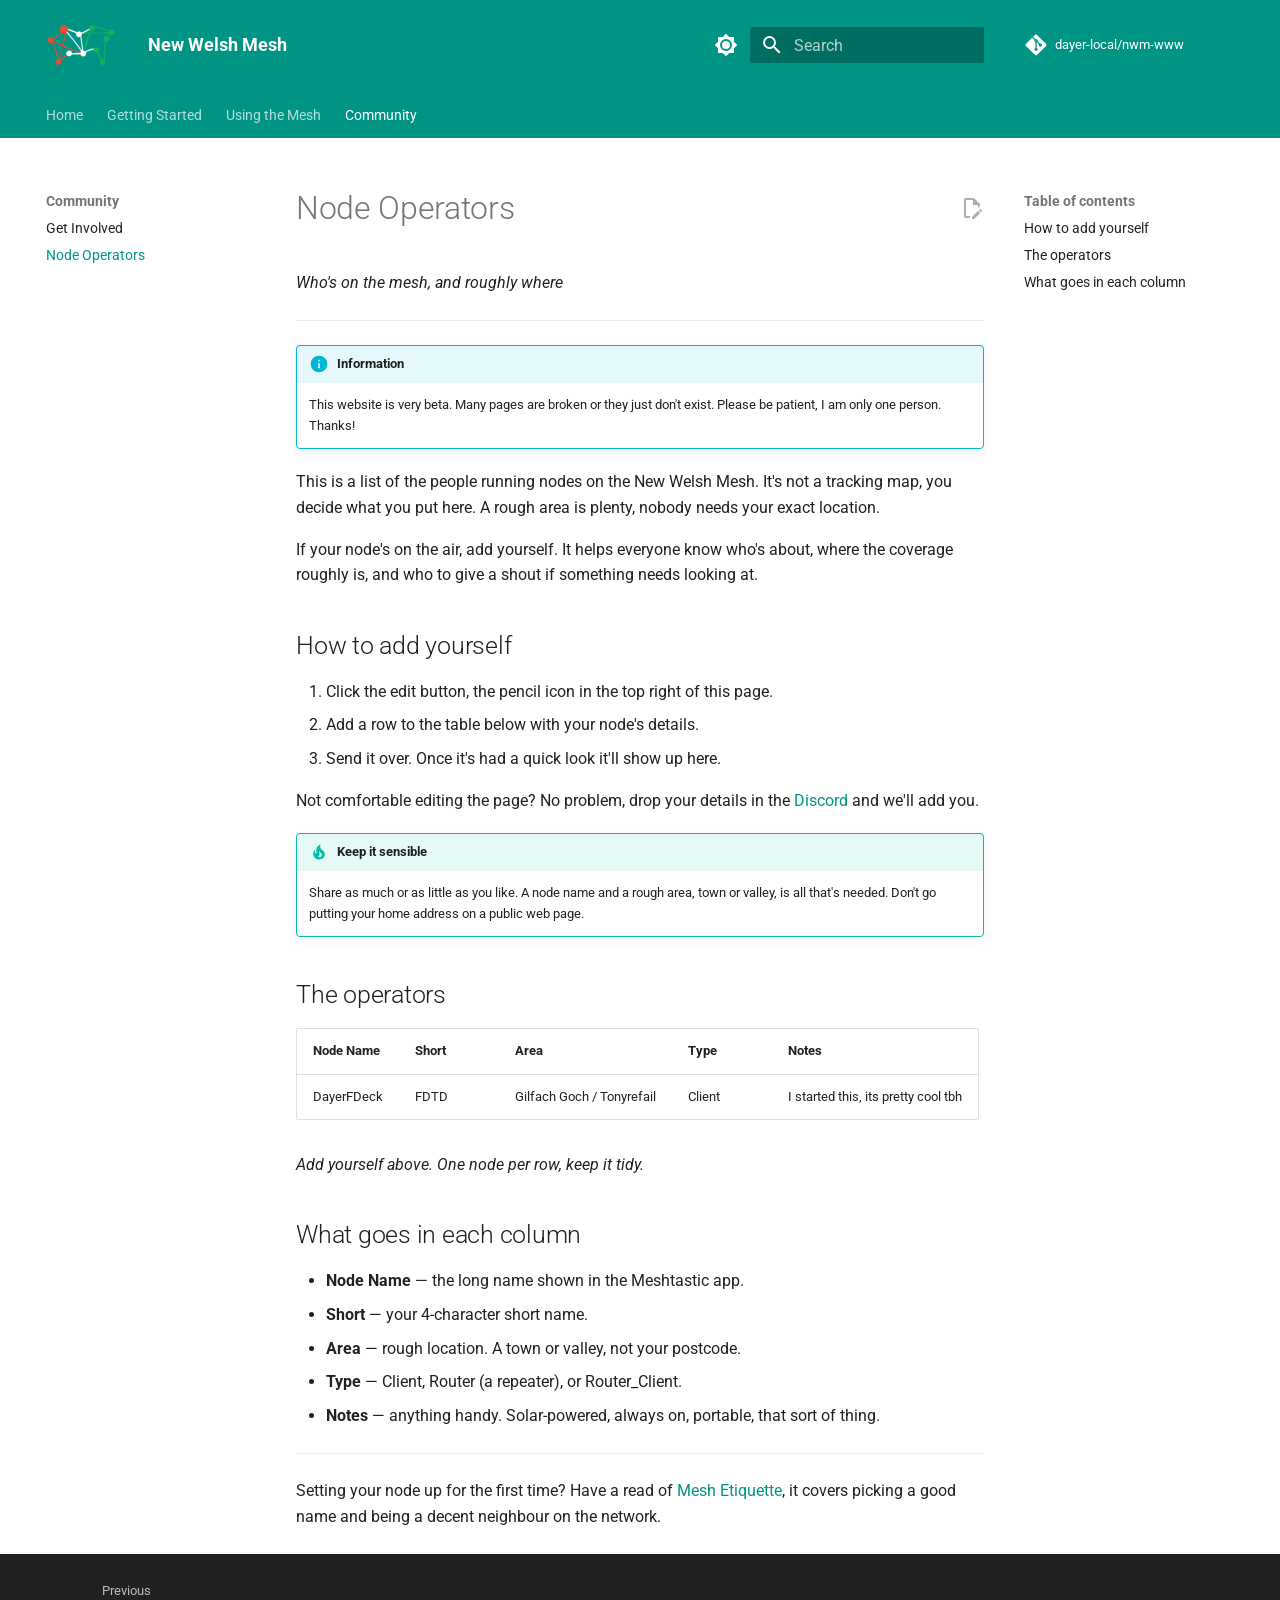
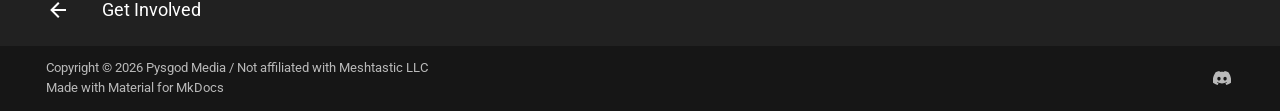
<file: docs/node-operators/index.html>
<!doctype html>
<html lang="en" class="no-js">
  <head>
    
      <meta charset="utf-8">
      <meta name="viewport" content="width=device-width,initial-scale=1">
      
      
      
        <link rel="canonical" href="https://welshmesh.pysgod.xyz/docs/node-operators/">
      
      
        <link rel="prev" href="../get-involved/">
      
      
      
        
      
      
      <link rel="icon" href="../../nwm-white.png">
      <meta name="generator" content="mkdocs-1.6.1, mkdocs-material-9.7.7">
    
    
      
        <title>Node Operators - New Welsh Mesh</title>
      
    
    
      <link rel="stylesheet" href="../../assets/stylesheets/main.ec1eaa64.min.css">
      
        
        <link rel="stylesheet" href="../../assets/stylesheets/palette.ab4e12ef.min.css">
      
      


    
    
      
    
    
      
        
        
        <link rel="preconnect" href="https://fonts.gstatic.com" crossorigin>
        <link rel="stylesheet" href="https://fonts.googleapis.com/css?family=Roboto:300,300i,400,400i,700,700i%7CRoboto+Mono:400,400i,700,700i&display=fallback">
        <style>:root{--md-text-font:"Roboto";--md-code-font:"Roboto Mono"}</style>
      
    
    
      <link rel="stylesheet" href="../../stylesheets/style.css">
    
    <script>__md_scope=new URL("../..",location),__md_hash=e=>[...e].reduce(((e,_)=>(e<<5)-e+_.charCodeAt(0)),0),__md_get=(e,_=localStorage,t=__md_scope)=>JSON.parse(_.getItem(t.pathname+"."+e)),__md_set=(e,_,t=localStorage,a=__md_scope)=>{try{t.setItem(a.pathname+"."+e,JSON.stringify(_))}catch(e){}}</script>
    
      

    
    
  </head>
  
  
    
    
      
    
    
    
    
    <body dir="ltr" data-md-color-scheme="default" data-md-color-primary="custom" data-md-color-accent="custom">
  
    
    <input class="md-toggle" data-md-toggle="drawer" type="checkbox" id="__drawer" autocomplete="off">
    <input class="md-toggle" data-md-toggle="search" type="checkbox" id="__search" autocomplete="off">
    <label class="md-overlay" for="__drawer"></label>
    <div data-md-component="skip">
      
        
        <a href="#node-operators" class="md-skip">
          Skip to content
        </a>
      
    </div>
    <div data-md-component="announce">
      
    </div>
    
    
      

<header class="md-header" data-md-component="header">
  <nav class="md-header__inner md-grid" aria-label="Header">
    <a href="../.." title="New Welsh Mesh" class="md-header__button md-logo" aria-label="New Welsh Mesh" data-md-component="logo">
      
  <img src="../../nwm-white.png" alt="logo">

    </a>
    <label class="md-header__button md-icon" for="__drawer">
      
      <svg xmlns="http://www.w3.org/2000/svg" viewBox="0 0 24 24"><path d="M3 6h18v2H3zm0 5h18v2H3zm0 5h18v2H3z"/></svg>
    </label>
    <div class="md-header__title" data-md-component="header-title">
      <div class="md-header__ellipsis">
        <div class="md-header__topic">
          <span class="md-ellipsis">
            New Welsh Mesh
          </span>
        </div>
        <div class="md-header__topic" data-md-component="header-topic">
          <span class="md-ellipsis">
            
              Node Operators
            
          </span>
        </div>
      </div>
    </div>
    
      
        <form class="md-header__option" data-md-component="palette">
  
    
    
    
    <input class="md-option" data-md-color-media="" data-md-color-scheme="default" data-md-color-primary="custom" data-md-color-accent="custom"  aria-label="Switch to dark mode"  type="radio" name="__palette" id="__palette_0">
    
      <label class="md-header__button md-icon" title="Switch to dark mode" for="__palette_1" hidden>
        <svg xmlns="http://www.w3.org/2000/svg" viewBox="0 0 24 24"><path d="M12 8a4 4 0 0 0-4 4 4 4 0 0 0 4 4 4 4 0 0 0 4-4 4 4 0 0 0-4-4m0 10a6 6 0 0 1-6-6 6 6 0 0 1 6-6 6 6 0 0 1 6 6 6 6 0 0 1-6 6m8-9.31V4h-4.69L12 .69 8.69 4H4v4.69L.69 12 4 15.31V20h4.69L12 23.31 15.31 20H20v-4.69L23.31 12z"/></svg>
      </label>
    
  
    
    
    
    <input class="md-option" data-md-color-media="" data-md-color-scheme="slate" data-md-color-primary="custom" data-md-color-accent="custom"  aria-label="Switch to light mode"  type="radio" name="__palette" id="__palette_1">
    
      <label class="md-header__button md-icon" title="Switch to light mode" for="__palette_0" hidden>
        <svg xmlns="http://www.w3.org/2000/svg" viewBox="0 0 24 24"><path d="M12 18c-.89 0-1.74-.2-2.5-.55C11.56 16.5 13 14.42 13 12s-1.44-4.5-3.5-5.45C10.26 6.2 11.11 6 12 6a6 6 0 0 1 6 6 6 6 0 0 1-6 6m8-9.31V4h-4.69L12 .69 8.69 4H4v4.69L.69 12 4 15.31V20h4.69L12 23.31 15.31 20H20v-4.69L23.31 12z"/></svg>
      </label>
    
  
</form>
      
    
    
      <script>var palette=__md_get("__palette");if(palette&&palette.color){if("(prefers-color-scheme)"===palette.color.media){var media=matchMedia("(prefers-color-scheme: light)"),input=document.querySelector(media.matches?"[data-md-color-media='(prefers-color-scheme: light)']":"[data-md-color-media='(prefers-color-scheme: dark)']");palette.color.media=input.getAttribute("data-md-color-media"),palette.color.scheme=input.getAttribute("data-md-color-scheme"),palette.color.primary=input.getAttribute("data-md-color-primary"),palette.color.accent=input.getAttribute("data-md-color-accent")}for(var[key,value]of Object.entries(palette.color))document.body.setAttribute("data-md-color-"+key,value)}</script>
    
    
    
      
      
        <label class="md-header__button md-icon" for="__search">
          
          <svg xmlns="http://www.w3.org/2000/svg" viewBox="0 0 24 24"><path d="M9.5 3A6.5 6.5 0 0 1 16 9.5c0 1.61-.59 3.09-1.56 4.23l.27.27h.79l5 5-1.5 1.5-5-5v-.79l-.27-.27A6.52 6.52 0 0 1 9.5 16 6.5 6.5 0 0 1 3 9.5 6.5 6.5 0 0 1 9.5 3m0 2C7 5 5 7 5 9.5S7 14 9.5 14 14 12 14 9.5 12 5 9.5 5"/></svg>
        </label>
        <div class="md-search" data-md-component="search" role="dialog">
  <label class="md-search__overlay" for="__search"></label>
  <div class="md-search__inner" role="search">
    <form class="md-search__form" name="search">
      <input type="text" class="md-search__input" name="query" aria-label="Search" placeholder="Search" autocapitalize="off" autocorrect="off" autocomplete="off" spellcheck="false" data-md-component="search-query" required>
      <label class="md-search__icon md-icon" for="__search">
        
        <svg xmlns="http://www.w3.org/2000/svg" viewBox="0 0 24 24"><path d="M9.5 3A6.5 6.5 0 0 1 16 9.5c0 1.61-.59 3.09-1.56 4.23l.27.27h.79l5 5-1.5 1.5-5-5v-.79l-.27-.27A6.52 6.52 0 0 1 9.5 16 6.5 6.5 0 0 1 3 9.5 6.5 6.5 0 0 1 9.5 3m0 2C7 5 5 7 5 9.5S7 14 9.5 14 14 12 14 9.5 12 5 9.5 5"/></svg>
        
        <svg xmlns="http://www.w3.org/2000/svg" viewBox="0 0 24 24"><path d="M20 11v2H8l5.5 5.5-1.42 1.42L4.16 12l7.92-7.92L13.5 5.5 8 11z"/></svg>
      </label>
      <nav class="md-search__options" aria-label="Search">
        
        <button type="reset" class="md-search__icon md-icon" title="Clear" aria-label="Clear" tabindex="-1">
          
          <svg xmlns="http://www.w3.org/2000/svg" viewBox="0 0 24 24"><path d="M19 6.41 17.59 5 12 10.59 6.41 5 5 6.41 10.59 12 5 17.59 6.41 19 12 13.41 17.59 19 19 17.59 13.41 12z"/></svg>
        </button>
      </nav>
      
    </form>
    <div class="md-search__output">
      <div class="md-search__scrollwrap" tabindex="0" data-md-scrollfix>
        <div class="md-search-result" data-md-component="search-result">
          <div class="md-search-result__meta">
            Initializing search
          </div>
          <ol class="md-search-result__list" role="presentation"></ol>
        </div>
      </div>
    </div>
  </div>
</div>
      
    
    
      <div class="md-header__source">
        <a href="https://github.com/dayer-local/nwm-www" title="Go to repository" class="md-source" data-md-component="source">
  <div class="md-source__icon md-icon">
    
    <svg xmlns="http://www.w3.org/2000/svg" viewBox="0 0 448 512"><!--! Font Awesome Free 7.1.0 by @fontawesome - https://fontawesome.com License - https://fontawesome.com/license/free (Icons: CC BY 4.0, Fonts: SIL OFL 1.1, Code: MIT License) Copyright 2025 Fonticons, Inc.--><path d="M439.6 236.1 244 40.5c-5.4-5.5-12.8-8.5-20.4-8.5s-15 3-20.4 8.4L162.5 81l51.5 51.5c27.1-9.1 52.7 16.8 43.4 43.7l49.7 49.7c34.2-11.8 61.2 31 35.5 56.7-26.5 26.5-70.2-2.9-56-37.3L240.3 199v121.9c25.3 12.5 22.3 41.8 9.1 55-6.4 6.4-15.2 10.1-24.3 10.1s-17.8-3.6-24.3-10.1c-17.6-17.6-11.1-46.9 11.2-56v-123c-20.8-8.5-24.6-30.7-18.6-45L142.6 101 8.5 235.1C3 240.6 0 247.9 0 255.5s3 15 8.5 20.4l195.6 195.7c5.4 5.4 12.7 8.4 20.4 8.4s15-3 20.4-8.4l194.7-194.7c5.4-5.4 8.4-12.8 8.4-20.4s-3-15-8.4-20.4"/></svg>
  </div>
  <div class="md-source__repository">
    dayer-local/nwm-www
  </div>
</a>
      </div>
    
  </nav>
  
</header>
    
    <div class="md-container" data-md-component="container">
      
      
        
          
            
<nav class="md-tabs" aria-label="Tabs" data-md-component="tabs">
  <div class="md-grid">
    <ul class="md-tabs__list">
      
        
  
  
  
  
    <li class="md-tabs__item">
      <a href="../.." class="md-tabs__link">
        
  
  
    
  
  Home

      </a>
    </li>
  

      
        
  
  
  
  
    
    
      <li class="md-tabs__item">
        <a href="../getting-started/" class="md-tabs__link">
          
  
  
  Getting Started

        </a>
      </li>
    
  

      
        
  
  
  
  
    
    
      <li class="md-tabs__item">
        <a href="../mesh-etiquette/" class="md-tabs__link">
          
  
  
  Using the Mesh

        </a>
      </li>
    
  

      
        
  
  
  
    
  
  
    
    
      <li class="md-tabs__item md-tabs__item--active">
        <a href="../get-involved/" class="md-tabs__link">
          
  
  
  Community

        </a>
      </li>
    
  

      
    </ul>
  </div>
</nav>
          
        
      
      <main class="md-main" data-md-component="main">
        <div class="md-main__inner md-grid">
          
            
              
              <div class="md-sidebar md-sidebar--primary" data-md-component="sidebar" data-md-type="navigation" >
                <div class="md-sidebar__scrollwrap">
                  <div class="md-sidebar__inner">
                    


  


<nav class="md-nav md-nav--primary md-nav--lifted" aria-label="Navigation" data-md-level="0">
  <label class="md-nav__title" for="__drawer">
    <a href="../.." title="New Welsh Mesh" class="md-nav__button md-logo" aria-label="New Welsh Mesh" data-md-component="logo">
      
  <img src="../../nwm-white.png" alt="logo">

    </a>
    New Welsh Mesh
  </label>
  
    <div class="md-nav__source">
      <a href="https://github.com/dayer-local/nwm-www" title="Go to repository" class="md-source" data-md-component="source">
  <div class="md-source__icon md-icon">
    
    <svg xmlns="http://www.w3.org/2000/svg" viewBox="0 0 448 512"><!--! Font Awesome Free 7.1.0 by @fontawesome - https://fontawesome.com License - https://fontawesome.com/license/free (Icons: CC BY 4.0, Fonts: SIL OFL 1.1, Code: MIT License) Copyright 2025 Fonticons, Inc.--><path d="M439.6 236.1 244 40.5c-5.4-5.5-12.8-8.5-20.4-8.5s-15 3-20.4 8.4L162.5 81l51.5 51.5c27.1-9.1 52.7 16.8 43.4 43.7l49.7 49.7c34.2-11.8 61.2 31 35.5 56.7-26.5 26.5-70.2-2.9-56-37.3L240.3 199v121.9c25.3 12.5 22.3 41.8 9.1 55-6.4 6.4-15.2 10.1-24.3 10.1s-17.8-3.6-24.3-10.1c-17.6-17.6-11.1-46.9 11.2-56v-123c-20.8-8.5-24.6-30.7-18.6-45L142.6 101 8.5 235.1C3 240.6 0 247.9 0 255.5s3 15 8.5 20.4l195.6 195.7c5.4 5.4 12.7 8.4 20.4 8.4s15-3 20.4-8.4l194.7-194.7c5.4-5.4 8.4-12.8 8.4-20.4s-3-15-8.4-20.4"/></svg>
  </div>
  <div class="md-source__repository">
    dayer-local/nwm-www
  </div>
</a>
    </div>
  
  <ul class="md-nav__list" data-md-scrollfix>
    
      
      
  
  
  
  
    <li class="md-nav__item">
      <a href="../.." class="md-nav__link">
        
  
  
  <span class="md-ellipsis">
    
  
    Home
  

    
  </span>
  
  

      </a>
    </li>
  

    
      
      
  
  
  
  
    
    
    
    
      
      
        
      
    
    
    <li class="md-nav__item md-nav__item--nested">
      
        
        
        <input class="md-nav__toggle md-toggle " type="checkbox" id="__nav_2" >
        
          
          <label class="md-nav__link" for="__nav_2" id="__nav_2_label" tabindex="0">
            
  
  
  <span class="md-ellipsis">
    
  
    Getting Started
  

    
  </span>
  
  

            <span class="md-nav__icon md-icon"></span>
          </label>
        
        <nav class="md-nav" data-md-level="1" aria-labelledby="__nav_2_label" aria-expanded="false">
          <label class="md-nav__title" for="__nav_2">
            <span class="md-nav__icon md-icon"></span>
            
  
    Getting Started
  

          </label>
          <ul class="md-nav__list" data-md-scrollfix>
            
              
                
  
  
  
  
    <li class="md-nav__item">
      <a href="../getting-started/" class="md-nav__link">
        
  
  
  <span class="md-ellipsis">
    
  
    Setup Guide
  

    
  </span>
  
  

      </a>
    </li>
  

              
            
              
                
  
  
  
  
    <li class="md-nav__item">
      <a href="../node-choices/" class="md-nav__link">
        
  
  
  <span class="md-ellipsis">
    
  
    Node Choices
  

    
  </span>
  
  

      </a>
    </li>
  

              
            
              
                
  
  
  
  
    <li class="md-nav__item">
      <a href="../node-settings/" class="md-nav__link">
        
  
  
  <span class="md-ellipsis">
    
  
    Node Configuration
  

    
  </span>
  
  

      </a>
    </li>
  

              
            
          </ul>
        </nav>
      
    </li>
  

    
      
      
  
  
  
  
    
    
    
    
      
      
        
      
    
    
    <li class="md-nav__item md-nav__item--nested">
      
        
        
        <input class="md-nav__toggle md-toggle " type="checkbox" id="__nav_3" >
        
          
          <label class="md-nav__link" for="__nav_3" id="__nav_3_label" tabindex="0">
            
  
  
  <span class="md-ellipsis">
    
  
    Using the Mesh
  

    
  </span>
  
  

            <span class="md-nav__icon md-icon"></span>
          </label>
        
        <nav class="md-nav" data-md-level="1" aria-labelledby="__nav_3_label" aria-expanded="false">
          <label class="md-nav__title" for="__nav_3">
            <span class="md-nav__icon md-icon"></span>
            
  
    Using the Mesh
  

          </label>
          <ul class="md-nav__list" data-md-scrollfix>
            
              
                
  
  
  
  
    <li class="md-nav__item">
      <a href="../mesh-etiquette/" class="md-nav__link">
        
  
  
  <span class="md-ellipsis">
    
  
    Mesh Etiquette
  

    
  </span>
  
  

      </a>
    </li>
  

              
            
          </ul>
        </nav>
      
    </li>
  

    
      
      
  
  
    
  
  
  
    
    
    
    
      
        
        
      
      
        
      
    
    
    <li class="md-nav__item md-nav__item--active md-nav__item--section md-nav__item--nested">
      
        
        
        <input class="md-nav__toggle md-toggle " type="checkbox" id="__nav_4" checked>
        
          
          <label class="md-nav__link" for="__nav_4" id="__nav_4_label" tabindex="">
            
  
  
  <span class="md-ellipsis">
    
  
    Community
  

    
  </span>
  
  

            <span class="md-nav__icon md-icon"></span>
          </label>
        
        <nav class="md-nav" data-md-level="1" aria-labelledby="__nav_4_label" aria-expanded="true">
          <label class="md-nav__title" for="__nav_4">
            <span class="md-nav__icon md-icon"></span>
            
  
    Community
  

          </label>
          <ul class="md-nav__list" data-md-scrollfix>
            
              
                
  
  
  
  
    <li class="md-nav__item">
      <a href="../get-involved/" class="md-nav__link">
        
  
  
  <span class="md-ellipsis">
    
  
    Get Involved
  

    
  </span>
  
  

      </a>
    </li>
  

              
            
              
                
  
  
    
  
  
  
    <li class="md-nav__item md-nav__item--active">
      
      <input class="md-nav__toggle md-toggle" type="checkbox" id="__toc">
      
      
        
      
      
        <label class="md-nav__link md-nav__link--active" for="__toc">
          
  
  
  <span class="md-ellipsis">
    
  
    Node Operators
  

    
  </span>
  
  

          <span class="md-nav__icon md-icon"></span>
        </label>
      
      <a href="./" class="md-nav__link md-nav__link--active">
        
  
  
  <span class="md-ellipsis">
    
  
    Node Operators
  

    
  </span>
  
  

      </a>
      
        

<nav class="md-nav md-nav--secondary" aria-label="Table of contents">
  
  
  
    
  
  
    <label class="md-nav__title" for="__toc">
      <span class="md-nav__icon md-icon"></span>
      Table of contents
    </label>
    <ul class="md-nav__list" data-md-component="toc" data-md-scrollfix>
      
        <li class="md-nav__item">
  <a href="#how-to-add-yourself" class="md-nav__link">
    <span class="md-ellipsis">
      
        How to add yourself
      
    </span>
  </a>
  
</li>
      
        <li class="md-nav__item">
  <a href="#the-operators" class="md-nav__link">
    <span class="md-ellipsis">
      
        The operators
      
    </span>
  </a>
  
</li>
      
        <li class="md-nav__item">
  <a href="#what-goes-in-each-column" class="md-nav__link">
    <span class="md-ellipsis">
      
        What goes in each column
      
    </span>
  </a>
  
</li>
      
    </ul>
  
</nav>
      
    </li>
  

              
            
          </ul>
        </nav>
      
    </li>
  

    
  </ul>
</nav>
                  </div>
                </div>
              </div>
            
            
              
              <div class="md-sidebar md-sidebar--secondary" data-md-component="sidebar" data-md-type="toc" >
                <div class="md-sidebar__scrollwrap">
                  <div class="md-sidebar__inner">
                    

<nav class="md-nav md-nav--secondary" aria-label="Table of contents">
  
  
  
    
  
  
    <label class="md-nav__title" for="__toc">
      <span class="md-nav__icon md-icon"></span>
      Table of contents
    </label>
    <ul class="md-nav__list" data-md-component="toc" data-md-scrollfix>
      
        <li class="md-nav__item">
  <a href="#how-to-add-yourself" class="md-nav__link">
    <span class="md-ellipsis">
      
        How to add yourself
      
    </span>
  </a>
  
</li>
      
        <li class="md-nav__item">
  <a href="#the-operators" class="md-nav__link">
    <span class="md-ellipsis">
      
        The operators
      
    </span>
  </a>
  
</li>
      
        <li class="md-nav__item">
  <a href="#what-goes-in-each-column" class="md-nav__link">
    <span class="md-ellipsis">
      
        What goes in each column
      
    </span>
  </a>
  
</li>
      
    </ul>
  
</nav>
                  </div>
                </div>
              </div>
            
          
          
            <div class="md-content" data-md-component="content">
              
              <article class="md-content__inner md-typeset">
                
                  


  
    <a href="https://github.com/dayer-local/nwm-www/edit/main/docs/docs/node-operators.md" title="Edit this page" class="md-content__button md-icon" rel="edit">
      
      <svg xmlns="http://www.w3.org/2000/svg" viewBox="0 0 24 24"><path d="M10 20H6V4h7v5h5v3.1l2-2V8l-6-6H6c-1.1 0-2 .9-2 2v16c0 1.1.9 2 2 2h4zm10.2-7c.1 0 .3.1.4.2l1.3 1.3c.2.2.2.6 0 .8l-1 1-2.1-2.1 1-1c.1-.1.2-.2.4-.2m0 3.9L14.1 23H12v-2.1l6.1-6.1z"/></svg>
    </a>
  
  


<h1 id="node-operators">Node Operators</h1>
<p><em>Who's on the mesh, and roughly where</em></p>
<hr />
<div class="admonition info">
<p class="admonition-title">Information</p>
<p>This website is very beta. Many pages are broken or they just don't exist. Please be patient, I am only one person. Thanks!</p>
</div>
<p>This is a list of the people running nodes on the New Welsh Mesh. It's not a tracking map, you decide what you put here. A rough area is plenty, nobody needs your exact location.</p>
<p>If your node's on the air, add yourself. It helps everyone know who's about, where the coverage roughly is, and who to give a shout if something needs looking at.</p>
<h2 id="how-to-add-yourself">How to add yourself</h2>
<ol>
<li>Click the edit button, the pencil icon in the top right of this page.</li>
<li>Add a row to the table below with your node's details.</li>
<li>Send it over. Once it's had a quick look it'll show up here.</li>
</ol>
<p>Not comfortable editing the page? No problem, drop your details in the <a href="https://discord.gg/4VhKqbH39W">Discord</a> and we'll add you.</p>
<div class="admonition tip">
<p class="admonition-title">Keep it sensible</p>
<p>Share as much or as little as you like. A node name and a rough area, town or valley, is all that's needed. Don't go putting your home address on a public web page.</p>
</div>
<h2 id="the-operators">The operators</h2>
<table>
<thead>
<tr>
<th style="text-align: left;">Node Name</th>
<th style="text-align: left;">Short</th>
<th style="text-align: left;">Area</th>
<th style="text-align: left;">Type</th>
<th style="text-align: left;">Notes</th>
</tr>
</thead>
<tbody>
<tr>
<td style="text-align: left;">DayerFDeck</td>
<td style="text-align: left;">FDTD</td>
<td style="text-align: left;">Gilfach Goch / Tonyrefail</td>
<td style="text-align: left;">Client</td>
<td style="text-align: left;">I started this, its pretty cool tbh</td>
</tr>
</tbody>
</table>
<p><em>Add yourself above. One node per row, keep it tidy.</em></p>
<h2 id="what-goes-in-each-column">What goes in each column</h2>
<ul>
<li><strong>Node Name</strong> — the long name shown in the Meshtastic app.</li>
<li><strong>Short</strong> — your 4-character short name.</li>
<li><strong>Area</strong> — rough location. A town or valley, not your postcode.</li>
<li><strong>Type</strong> — Client, Router (a repeater), or Router_Client.</li>
<li><strong>Notes</strong> — anything handy. Solar-powered, always on, portable, that sort of thing.</li>
</ul>
<hr />
<p>Setting your node up for the first time? Have a read of <a href="../mesh-etiquette/">Mesh Etiquette</a>, it covers picking a good name and being a decent neighbour on the network.</p>












                
              </article>
            </div>
          
          
<script>var target=document.getElementById(location.hash.slice(1));target&&target.name&&(target.checked=target.name.startsWith("__tabbed_"))</script>
        </div>
        
      </main>
      
        <footer class="md-footer">
  
    
      
      <nav class="md-footer__inner md-grid" aria-label="Footer" >
        
          
          <a href="../get-involved/" class="md-footer__link md-footer__link--prev" aria-label="Previous: Get Involved">
            <div class="md-footer__button md-icon">
              
              <svg xmlns="http://www.w3.org/2000/svg" viewBox="0 0 24 24"><path d="M20 11v2H8l5.5 5.5-1.42 1.42L4.16 12l7.92-7.92L13.5 5.5 8 11z"/></svg>
            </div>
            <div class="md-footer__title">
              <span class="md-footer__direction">
                Previous
              </span>
              <div class="md-ellipsis">
                Get Involved
              </div>
            </div>
          </a>
        
        
      </nav>
    
  
  <div class="md-footer-meta md-typeset">
    <div class="md-footer-meta__inner md-grid">
      <div class="md-copyright">
  
    <div class="md-copyright__highlight">
      Copyright &copy; 2026 <a href="https://welshmesh.pysgod.xyz/copyright/">Pysgod Media<a/> / Not affiliated with Meshtastic LLC
    </div>
  
  
    Made with
    <a href="https://squidfunk.github.io/mkdocs-material/" target="_blank" rel="noopener">
      Material for MkDocs
    </a>
  
</div>
      
        
<div class="md-social">
  
    
    
    
    
      
      
    
    <a href="https://discord.gg/4VhKqbH39W" target="_blank" rel="noopener" title="discord.gg" class="md-social__link">
      <svg xmlns="http://www.w3.org/2000/svg" viewBox="0 0 576 512"><!--! Font Awesome Free 7.1.0 by @fontawesome - https://fontawesome.com License - https://fontawesome.com/license/free (Icons: CC BY 4.0, Fonts: SIL OFL 1.1, Code: MIT License) Copyright 2025 Fonticons, Inc.--><path d="M492.5 69.8c-.2-.3-.4-.6-.8-.7-38.1-17.5-78.4-30-119.7-37.1-.4-.1-.8 0-1.1.1s-.6.4-.8.8c-5.5 9.9-10.5 20.2-14.9 30.6-44.6-6.8-89.9-6.8-134.4 0-4.5-10.5-9.5-20.7-15.1-30.6-.2-.3-.5-.6-.8-.8s-.7-.2-1.1-.2C162.5 39 122.2 51.5 84.1 69c-.3.1-.6.4-.8.7C7.1 183.5-13.8 294.6-3.6 404.2c0 .3.1.5.2.8s.3.4.5.6c44.4 32.9 94 58 146.8 74.2.4.1.8.1 1.1 0s.7-.4.9-.7c11.3-15.4 21.4-31.8 30-48.8.1-.2.2-.5.2-.8s0-.5-.1-.8-.2-.5-.4-.6-.4-.3-.7-.4c-15.8-6.1-31.2-13.4-45.9-21.9-.3-.2-.5-.4-.7-.6s-.3-.6-.3-.9 0-.6.2-.9.3-.5.6-.7c3.1-2.3 6.2-4.7 9.1-7.1.3-.2.6-.4.9-.4s.7 0 1 .1c96.2 43.9 200.4 43.9 295.5 0 .3-.1.7-.2 1-.2s.7.2.9.4c2.9 2.4 6 4.9 9.1 7.2.2.2.4.4.6.7s.2.6.2.9-.1.6-.3.9-.4.5-.6.6c-14.7 8.6-30 15.9-45.9 21.8-.2.1-.5.2-.7.4s-.3.4-.4.7-.1.5-.1.8.1.5.2.8c8.8 17 18.8 33.3 30 48.8.2.3.6.6.9.7s.8.1 1.1 0c52.9-16.2 102.6-41.3 147.1-74.2.2-.2.4-.4.5-.6s.2-.5.2-.8c12.3-126.8-20.5-236.9-86.9-334.5zm-302 267.7c-29 0-52.8-26.6-52.8-59.2s23.4-59.2 52.8-59.2c29.7 0 53.3 26.8 52.8 59.2 0 32.7-23.4 59.2-52.8 59.2m195.4 0c-29 0-52.8-26.6-52.8-59.2s23.4-59.2 52.8-59.2c29.7 0 53.3 26.8 52.8 59.2 0 32.7-23.2 59.2-52.8 59.2"/></svg>
    </a>
  
</div>
      
    </div>
  </div>
</footer>
      
    </div>
    <div class="md-dialog" data-md-component="dialog">
      <div class="md-dialog__inner md-typeset"></div>
    </div>
    
    
    
      
      
      <script id="__config" type="application/json">{"annotate": null, "base": "../..", "features": ["navigation.tabs", "navigation.sections", "content.code.copy", "content.action.edit", "navigation.footer"], "search": "../../assets/javascripts/workers/search.2c215733.min.js", "tags": null, "translations": {"clipboard.copied": "Copied to clipboard", "clipboard.copy": "Copy to clipboard", "search.result.more.one": "1 more on this page", "search.result.more.other": "# more on this page", "search.result.none": "No matching documents", "search.result.one": "1 matching document", "search.result.other": "# matching documents", "search.result.placeholder": "Type to start searching", "search.result.term.missing": "Missing", "select.version": "Select version"}, "version": null}</script>
    
    
      <script src="../../assets/javascripts/bundle.d7400e89.min.js"></script>
      
    
  </body>
</html>
</file>
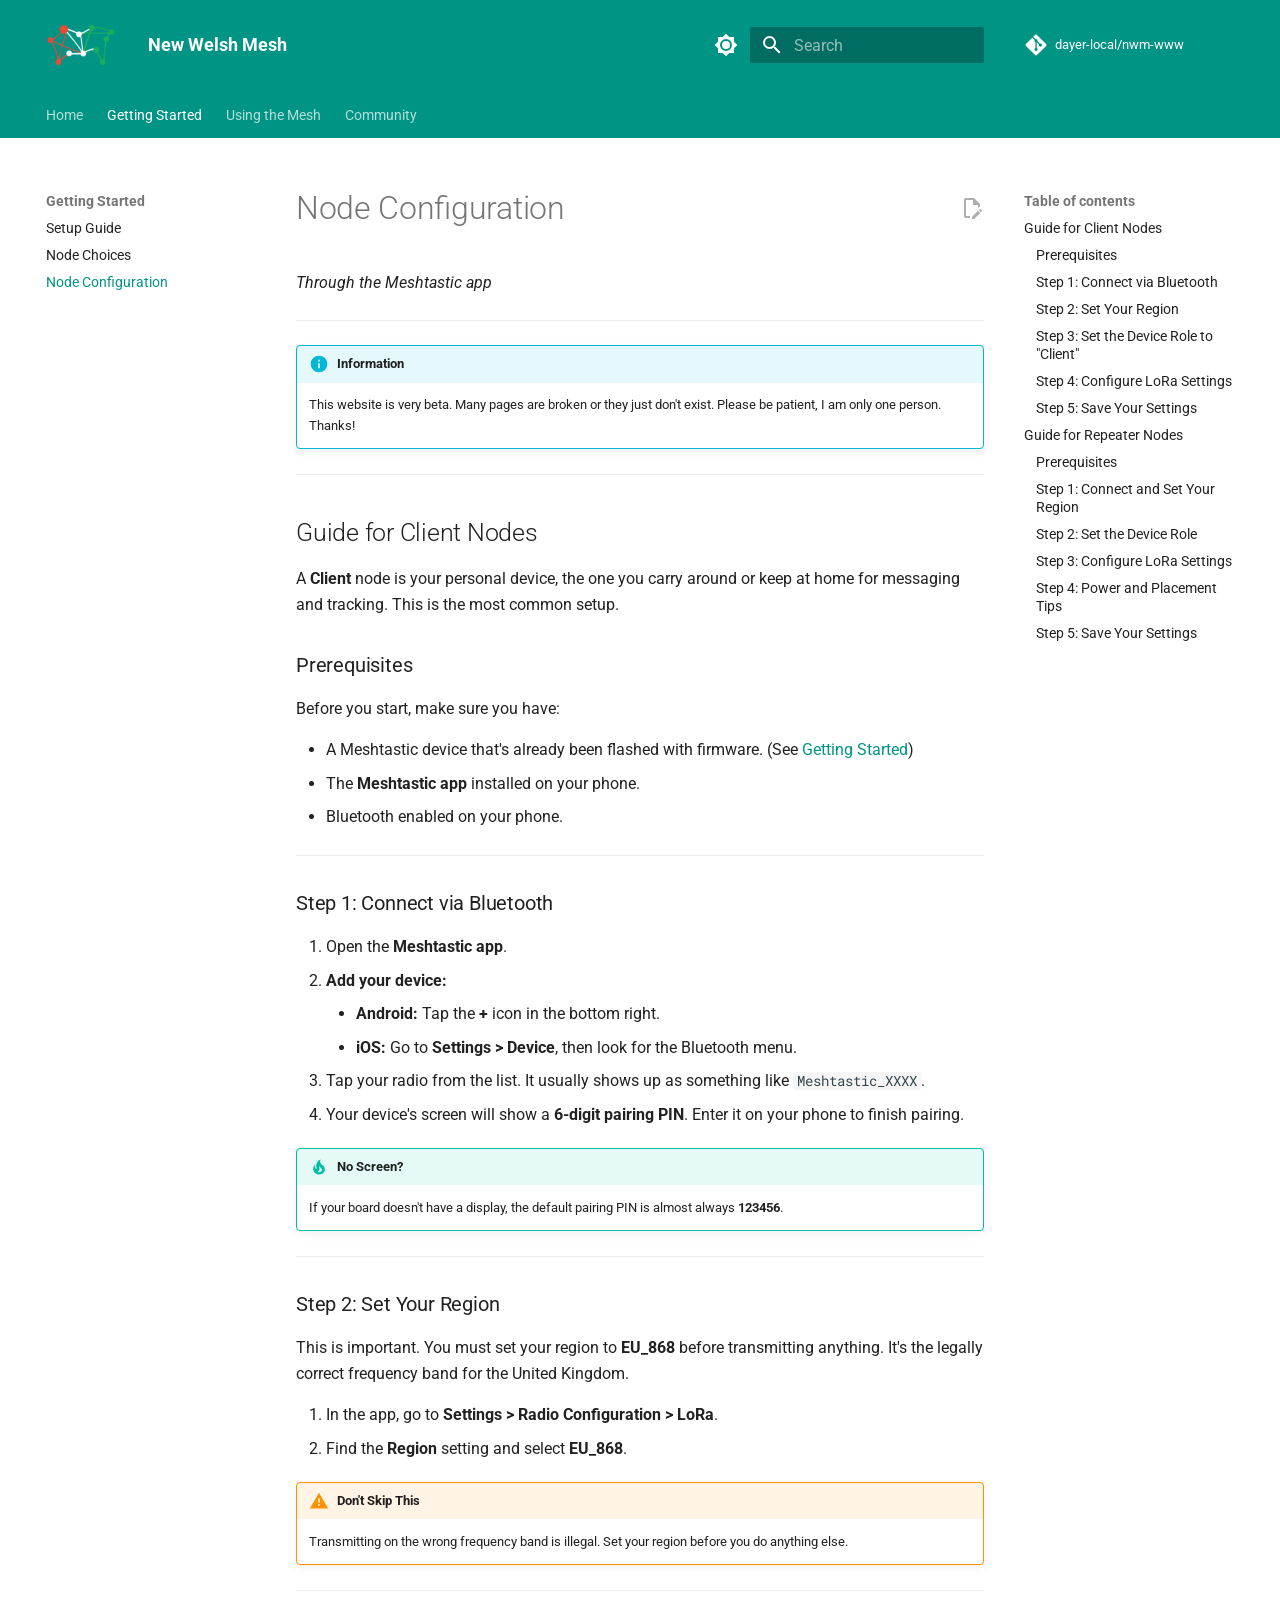
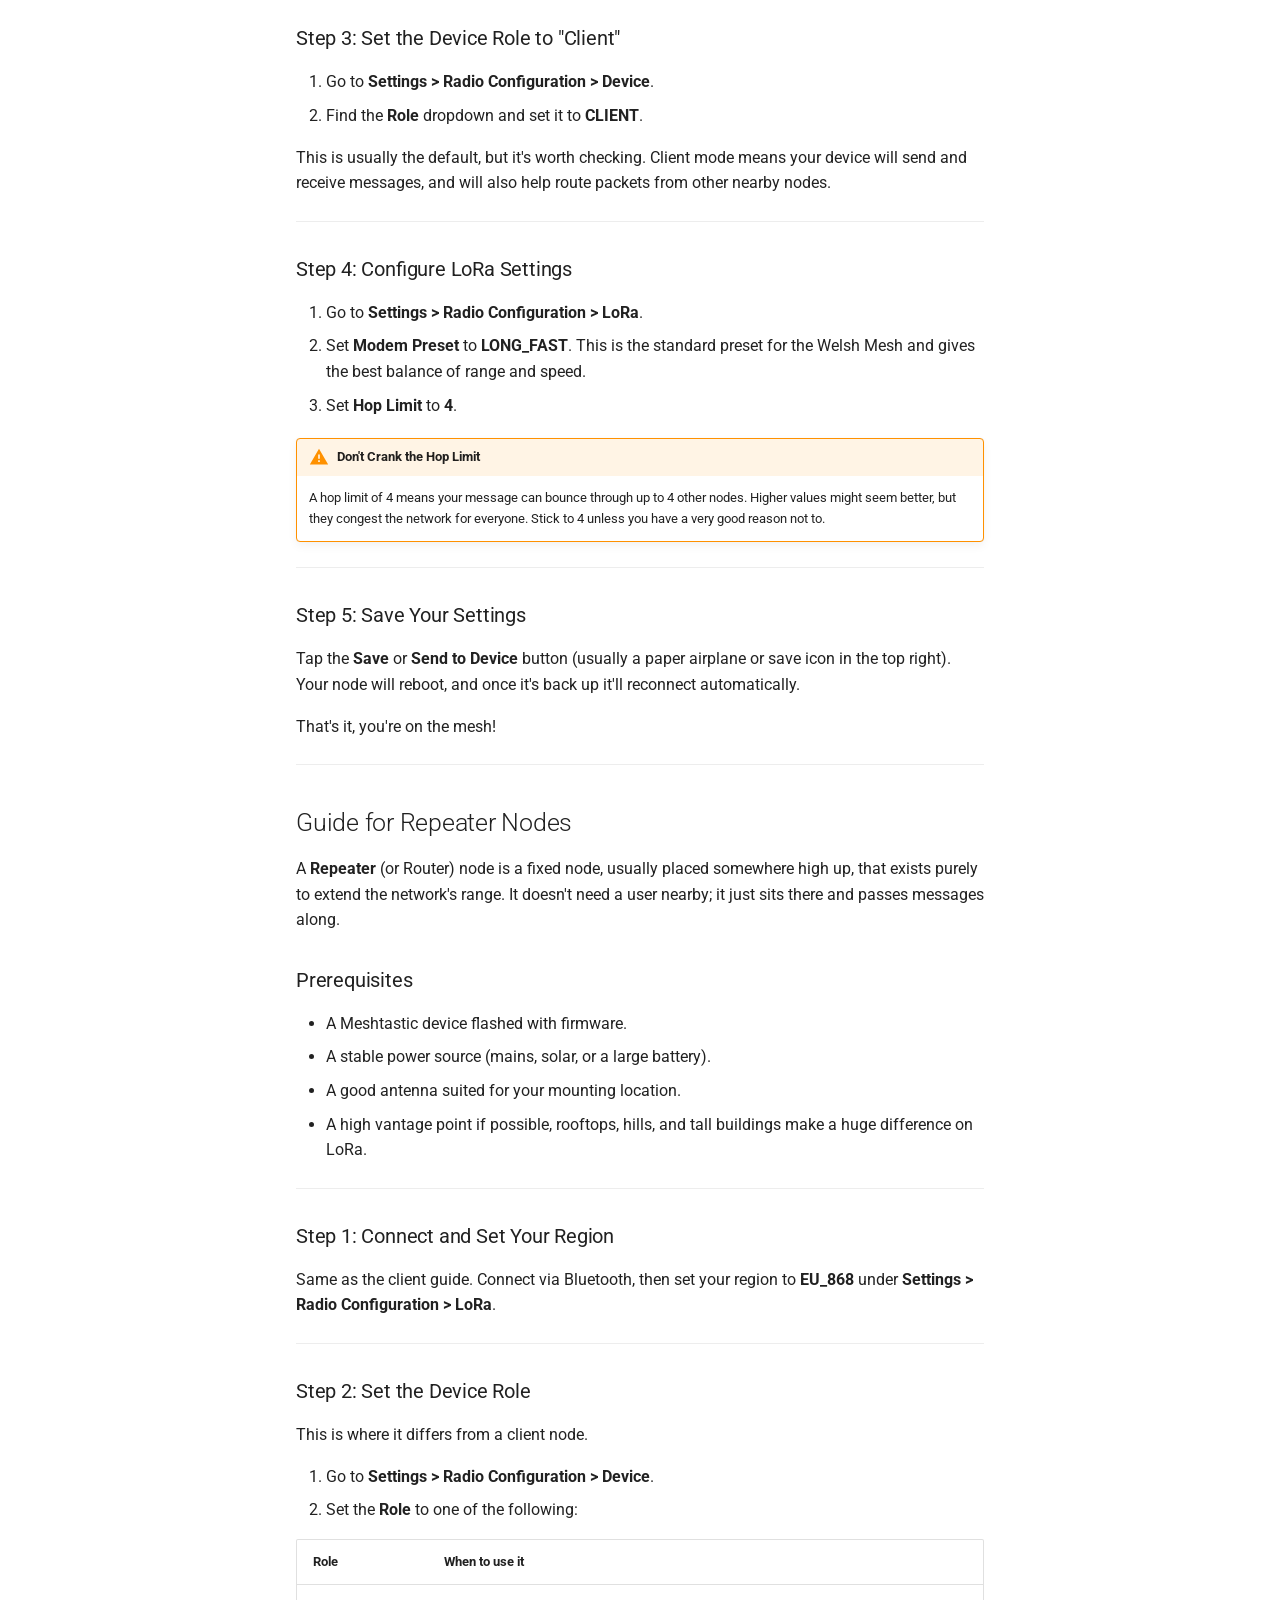
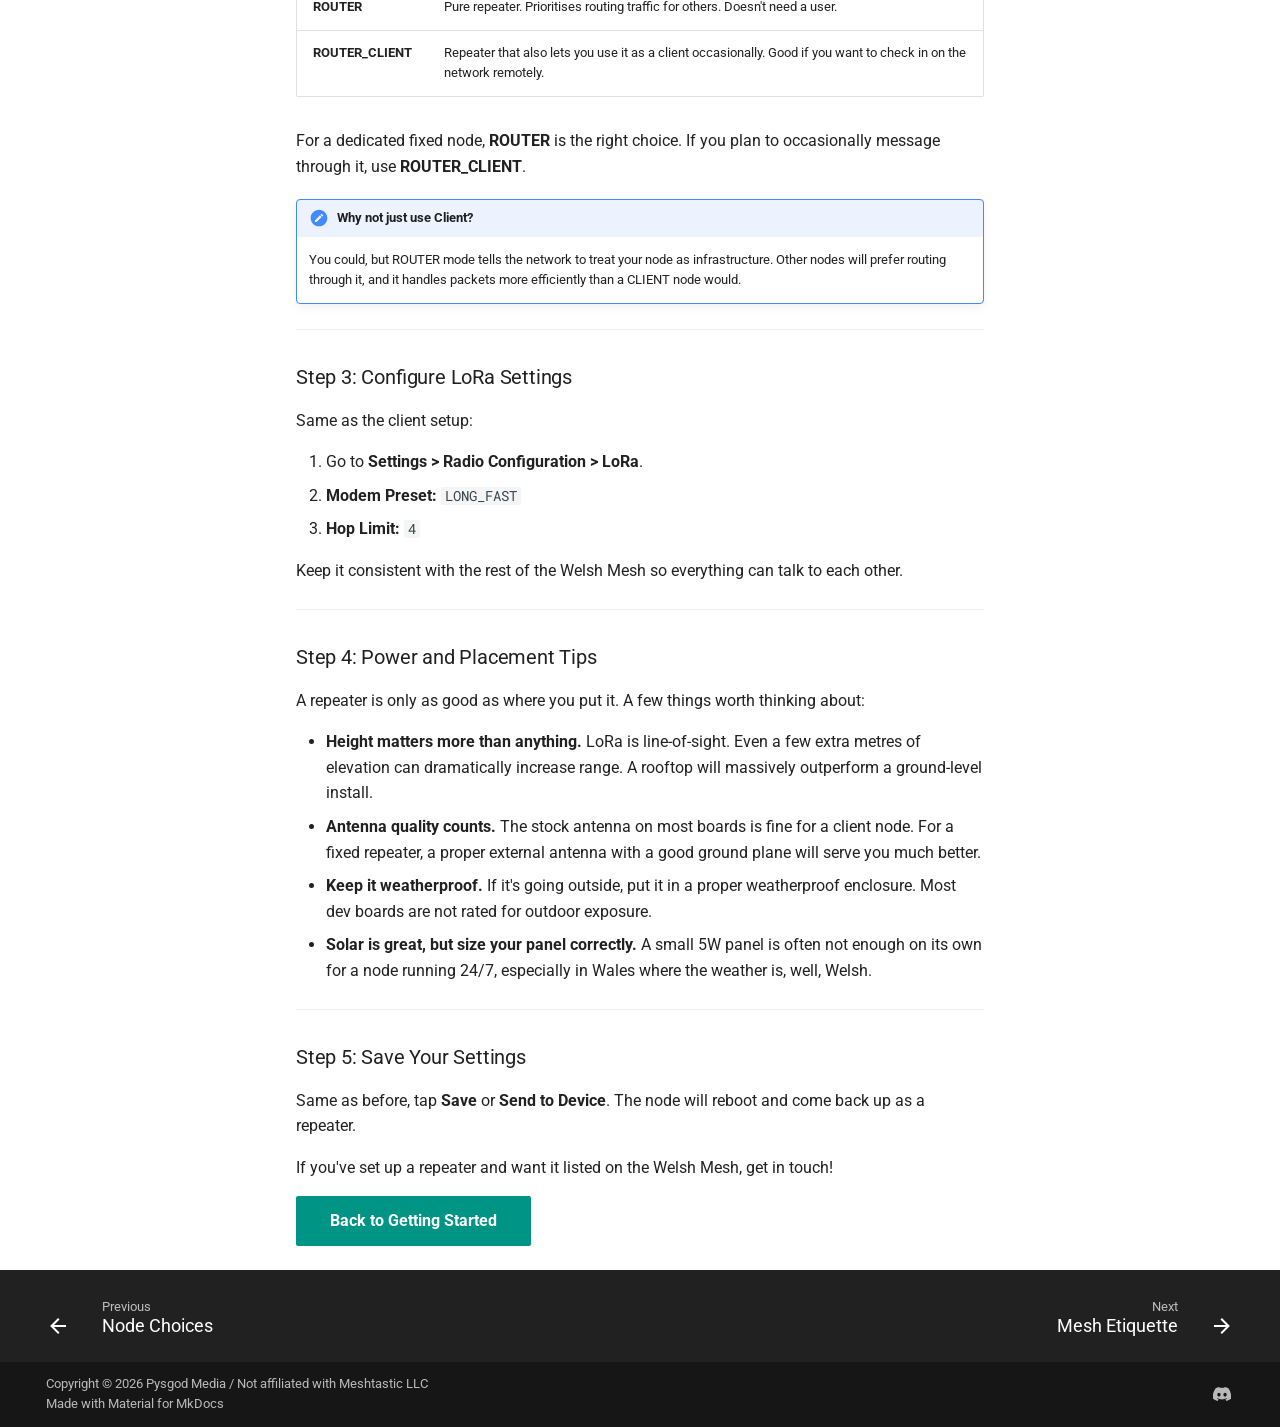
<file: docs/node-settings/index.html>
<!doctype html>
<html lang="en" class="no-js">
  <head>
    
      <meta charset="utf-8">
      <meta name="viewport" content="width=device-width,initial-scale=1">
      
      
      
        <link rel="canonical" href="https://welshmesh.pysgod.xyz/docs/node-settings/">
      
      
        <link rel="prev" href="../node-choices/">
      
      
        <link rel="next" href="../mesh-etiquette/">
      
      
        
      
      
      <link rel="icon" href="../../nwm-white.png">
      <meta name="generator" content="mkdocs-1.6.1, mkdocs-material-9.7.7">
    
    
      
        <title>Node Configuration - New Welsh Mesh</title>
      
    
    
      <link rel="stylesheet" href="../../assets/stylesheets/main.ec1eaa64.min.css">
      
        
        <link rel="stylesheet" href="../../assets/stylesheets/palette.ab4e12ef.min.css">
      
      


    
    
      
    
    
      
        
        
        <link rel="preconnect" href="https://fonts.gstatic.com" crossorigin>
        <link rel="stylesheet" href="https://fonts.googleapis.com/css?family=Roboto:300,300i,400,400i,700,700i%7CRoboto+Mono:400,400i,700,700i&display=fallback">
        <style>:root{--md-text-font:"Roboto";--md-code-font:"Roboto Mono"}</style>
      
    
    
      <link rel="stylesheet" href="../../stylesheets/style.css">
    
    <script>__md_scope=new URL("../..",location),__md_hash=e=>[...e].reduce(((e,_)=>(e<<5)-e+_.charCodeAt(0)),0),__md_get=(e,_=localStorage,t=__md_scope)=>JSON.parse(_.getItem(t.pathname+"."+e)),__md_set=(e,_,t=localStorage,a=__md_scope)=>{try{t.setItem(a.pathname+"."+e,JSON.stringify(_))}catch(e){}}</script>
    
      

    
    
  </head>
  
  
    
    
      
    
    
    
    
    <body dir="ltr" data-md-color-scheme="default" data-md-color-primary="custom" data-md-color-accent="custom">
  
    
    <input class="md-toggle" data-md-toggle="drawer" type="checkbox" id="__drawer" autocomplete="off">
    <input class="md-toggle" data-md-toggle="search" type="checkbox" id="__search" autocomplete="off">
    <label class="md-overlay" for="__drawer"></label>
    <div data-md-component="skip">
      
        
        <a href="#node-configuration" class="md-skip">
          Skip to content
        </a>
      
    </div>
    <div data-md-component="announce">
      
    </div>
    
    
      

<header class="md-header" data-md-component="header">
  <nav class="md-header__inner md-grid" aria-label="Header">
    <a href="../.." title="New Welsh Mesh" class="md-header__button md-logo" aria-label="New Welsh Mesh" data-md-component="logo">
      
  <img src="../../nwm-white.png" alt="logo">

    </a>
    <label class="md-header__button md-icon" for="__drawer">
      
      <svg xmlns="http://www.w3.org/2000/svg" viewBox="0 0 24 24"><path d="M3 6h18v2H3zm0 5h18v2H3zm0 5h18v2H3z"/></svg>
    </label>
    <div class="md-header__title" data-md-component="header-title">
      <div class="md-header__ellipsis">
        <div class="md-header__topic">
          <span class="md-ellipsis">
            New Welsh Mesh
          </span>
        </div>
        <div class="md-header__topic" data-md-component="header-topic">
          <span class="md-ellipsis">
            
              Node Configuration
            
          </span>
        </div>
      </div>
    </div>
    
      
        <form class="md-header__option" data-md-component="palette">
  
    
    
    
    <input class="md-option" data-md-color-media="" data-md-color-scheme="default" data-md-color-primary="custom" data-md-color-accent="custom"  aria-label="Switch to dark mode"  type="radio" name="__palette" id="__palette_0">
    
      <label class="md-header__button md-icon" title="Switch to dark mode" for="__palette_1" hidden>
        <svg xmlns="http://www.w3.org/2000/svg" viewBox="0 0 24 24"><path d="M12 8a4 4 0 0 0-4 4 4 4 0 0 0 4 4 4 4 0 0 0 4-4 4 4 0 0 0-4-4m0 10a6 6 0 0 1-6-6 6 6 0 0 1 6-6 6 6 0 0 1 6 6 6 6 0 0 1-6 6m8-9.31V4h-4.69L12 .69 8.69 4H4v4.69L.69 12 4 15.31V20h4.69L12 23.31 15.31 20H20v-4.69L23.31 12z"/></svg>
      </label>
    
  
    
    
    
    <input class="md-option" data-md-color-media="" data-md-color-scheme="slate" data-md-color-primary="custom" data-md-color-accent="custom"  aria-label="Switch to light mode"  type="radio" name="__palette" id="__palette_1">
    
      <label class="md-header__button md-icon" title="Switch to light mode" for="__palette_0" hidden>
        <svg xmlns="http://www.w3.org/2000/svg" viewBox="0 0 24 24"><path d="M12 18c-.89 0-1.74-.2-2.5-.55C11.56 16.5 13 14.42 13 12s-1.44-4.5-3.5-5.45C10.26 6.2 11.11 6 12 6a6 6 0 0 1 6 6 6 6 0 0 1-6 6m8-9.31V4h-4.69L12 .69 8.69 4H4v4.69L.69 12 4 15.31V20h4.69L12 23.31 15.31 20H20v-4.69L23.31 12z"/></svg>
      </label>
    
  
</form>
      
    
    
      <script>var palette=__md_get("__palette");if(palette&&palette.color){if("(prefers-color-scheme)"===palette.color.media){var media=matchMedia("(prefers-color-scheme: light)"),input=document.querySelector(media.matches?"[data-md-color-media='(prefers-color-scheme: light)']":"[data-md-color-media='(prefers-color-scheme: dark)']");palette.color.media=input.getAttribute("data-md-color-media"),palette.color.scheme=input.getAttribute("data-md-color-scheme"),palette.color.primary=input.getAttribute("data-md-color-primary"),palette.color.accent=input.getAttribute("data-md-color-accent")}for(var[key,value]of Object.entries(palette.color))document.body.setAttribute("data-md-color-"+key,value)}</script>
    
    
    
      
      
        <label class="md-header__button md-icon" for="__search">
          
          <svg xmlns="http://www.w3.org/2000/svg" viewBox="0 0 24 24"><path d="M9.5 3A6.5 6.5 0 0 1 16 9.5c0 1.61-.59 3.09-1.56 4.23l.27.27h.79l5 5-1.5 1.5-5-5v-.79l-.27-.27A6.52 6.52 0 0 1 9.5 16 6.5 6.5 0 0 1 3 9.5 6.5 6.5 0 0 1 9.5 3m0 2C7 5 5 7 5 9.5S7 14 9.5 14 14 12 14 9.5 12 5 9.5 5"/></svg>
        </label>
        <div class="md-search" data-md-component="search" role="dialog">
  <label class="md-search__overlay" for="__search"></label>
  <div class="md-search__inner" role="search">
    <form class="md-search__form" name="search">
      <input type="text" class="md-search__input" name="query" aria-label="Search" placeholder="Search" autocapitalize="off" autocorrect="off" autocomplete="off" spellcheck="false" data-md-component="search-query" required>
      <label class="md-search__icon md-icon" for="__search">
        
        <svg xmlns="http://www.w3.org/2000/svg" viewBox="0 0 24 24"><path d="M9.5 3A6.5 6.5 0 0 1 16 9.5c0 1.61-.59 3.09-1.56 4.23l.27.27h.79l5 5-1.5 1.5-5-5v-.79l-.27-.27A6.52 6.52 0 0 1 9.5 16 6.5 6.5 0 0 1 3 9.5 6.5 6.5 0 0 1 9.5 3m0 2C7 5 5 7 5 9.5S7 14 9.5 14 14 12 14 9.5 12 5 9.5 5"/></svg>
        
        <svg xmlns="http://www.w3.org/2000/svg" viewBox="0 0 24 24"><path d="M20 11v2H8l5.5 5.5-1.42 1.42L4.16 12l7.92-7.92L13.5 5.5 8 11z"/></svg>
      </label>
      <nav class="md-search__options" aria-label="Search">
        
        <button type="reset" class="md-search__icon md-icon" title="Clear" aria-label="Clear" tabindex="-1">
          
          <svg xmlns="http://www.w3.org/2000/svg" viewBox="0 0 24 24"><path d="M19 6.41 17.59 5 12 10.59 6.41 5 5 6.41 10.59 12 5 17.59 6.41 19 12 13.41 17.59 19 19 17.59 13.41 12z"/></svg>
        </button>
      </nav>
      
    </form>
    <div class="md-search__output">
      <div class="md-search__scrollwrap" tabindex="0" data-md-scrollfix>
        <div class="md-search-result" data-md-component="search-result">
          <div class="md-search-result__meta">
            Initializing search
          </div>
          <ol class="md-search-result__list" role="presentation"></ol>
        </div>
      </div>
    </div>
  </div>
</div>
      
    
    
      <div class="md-header__source">
        <a href="https://github.com/dayer-local/nwm-www" title="Go to repository" class="md-source" data-md-component="source">
  <div class="md-source__icon md-icon">
    
    <svg xmlns="http://www.w3.org/2000/svg" viewBox="0 0 448 512"><!--! Font Awesome Free 7.1.0 by @fontawesome - https://fontawesome.com License - https://fontawesome.com/license/free (Icons: CC BY 4.0, Fonts: SIL OFL 1.1, Code: MIT License) Copyright 2025 Fonticons, Inc.--><path d="M439.6 236.1 244 40.5c-5.4-5.5-12.8-8.5-20.4-8.5s-15 3-20.4 8.4L162.5 81l51.5 51.5c27.1-9.1 52.7 16.8 43.4 43.7l49.7 49.7c34.2-11.8 61.2 31 35.5 56.7-26.5 26.5-70.2-2.9-56-37.3L240.3 199v121.9c25.3 12.5 22.3 41.8 9.1 55-6.4 6.4-15.2 10.1-24.3 10.1s-17.8-3.6-24.3-10.1c-17.6-17.6-11.1-46.9 11.2-56v-123c-20.8-8.5-24.6-30.7-18.6-45L142.6 101 8.5 235.1C3 240.6 0 247.9 0 255.5s3 15 8.5 20.4l195.6 195.7c5.4 5.4 12.7 8.4 20.4 8.4s15-3 20.4-8.4l194.7-194.7c5.4-5.4 8.4-12.8 8.4-20.4s-3-15-8.4-20.4"/></svg>
  </div>
  <div class="md-source__repository">
    dayer-local/nwm-www
  </div>
</a>
      </div>
    
  </nav>
  
</header>
    
    <div class="md-container" data-md-component="container">
      
      
        
          
            
<nav class="md-tabs" aria-label="Tabs" data-md-component="tabs">
  <div class="md-grid">
    <ul class="md-tabs__list">
      
        
  
  
  
  
    <li class="md-tabs__item">
      <a href="../.." class="md-tabs__link">
        
  
  
    
  
  Home

      </a>
    </li>
  

      
        
  
  
  
    
  
  
    
    
      <li class="md-tabs__item md-tabs__item--active">
        <a href="../getting-started/" class="md-tabs__link">
          
  
  
  Getting Started

        </a>
      </li>
    
  

      
        
  
  
  
  
    
    
      <li class="md-tabs__item">
        <a href="../mesh-etiquette/" class="md-tabs__link">
          
  
  
  Using the Mesh

        </a>
      </li>
    
  

      
        
  
  
  
  
    
    
      <li class="md-tabs__item">
        <a href="../get-involved/" class="md-tabs__link">
          
  
  
  Community

        </a>
      </li>
    
  

      
    </ul>
  </div>
</nav>
          
        
      
      <main class="md-main" data-md-component="main">
        <div class="md-main__inner md-grid">
          
            
              
              <div class="md-sidebar md-sidebar--primary" data-md-component="sidebar" data-md-type="navigation" >
                <div class="md-sidebar__scrollwrap">
                  <div class="md-sidebar__inner">
                    


  


<nav class="md-nav md-nav--primary md-nav--lifted" aria-label="Navigation" data-md-level="0">
  <label class="md-nav__title" for="__drawer">
    <a href="../.." title="New Welsh Mesh" class="md-nav__button md-logo" aria-label="New Welsh Mesh" data-md-component="logo">
      
  <img src="../../nwm-white.png" alt="logo">

    </a>
    New Welsh Mesh
  </label>
  
    <div class="md-nav__source">
      <a href="https://github.com/dayer-local/nwm-www" title="Go to repository" class="md-source" data-md-component="source">
  <div class="md-source__icon md-icon">
    
    <svg xmlns="http://www.w3.org/2000/svg" viewBox="0 0 448 512"><!--! Font Awesome Free 7.1.0 by @fontawesome - https://fontawesome.com License - https://fontawesome.com/license/free (Icons: CC BY 4.0, Fonts: SIL OFL 1.1, Code: MIT License) Copyright 2025 Fonticons, Inc.--><path d="M439.6 236.1 244 40.5c-5.4-5.5-12.8-8.5-20.4-8.5s-15 3-20.4 8.4L162.5 81l51.5 51.5c27.1-9.1 52.7 16.8 43.4 43.7l49.7 49.7c34.2-11.8 61.2 31 35.5 56.7-26.5 26.5-70.2-2.9-56-37.3L240.3 199v121.9c25.3 12.5 22.3 41.8 9.1 55-6.4 6.4-15.2 10.1-24.3 10.1s-17.8-3.6-24.3-10.1c-17.6-17.6-11.1-46.9 11.2-56v-123c-20.8-8.5-24.6-30.7-18.6-45L142.6 101 8.5 235.1C3 240.6 0 247.9 0 255.5s3 15 8.5 20.4l195.6 195.7c5.4 5.4 12.7 8.4 20.4 8.4s15-3 20.4-8.4l194.7-194.7c5.4-5.4 8.4-12.8 8.4-20.4s-3-15-8.4-20.4"/></svg>
  </div>
  <div class="md-source__repository">
    dayer-local/nwm-www
  </div>
</a>
    </div>
  
  <ul class="md-nav__list" data-md-scrollfix>
    
      
      
  
  
  
  
    <li class="md-nav__item">
      <a href="../.." class="md-nav__link">
        
  
  
  <span class="md-ellipsis">
    
  
    Home
  

    
  </span>
  
  

      </a>
    </li>
  

    
      
      
  
  
    
  
  
  
    
    
    
    
      
        
        
      
      
        
      
    
    
    <li class="md-nav__item md-nav__item--active md-nav__item--section md-nav__item--nested">
      
        
        
        <input class="md-nav__toggle md-toggle " type="checkbox" id="__nav_2" checked>
        
          
          <label class="md-nav__link" for="__nav_2" id="__nav_2_label" tabindex="">
            
  
  
  <span class="md-ellipsis">
    
  
    Getting Started
  

    
  </span>
  
  

            <span class="md-nav__icon md-icon"></span>
          </label>
        
        <nav class="md-nav" data-md-level="1" aria-labelledby="__nav_2_label" aria-expanded="true">
          <label class="md-nav__title" for="__nav_2">
            <span class="md-nav__icon md-icon"></span>
            
  
    Getting Started
  

          </label>
          <ul class="md-nav__list" data-md-scrollfix>
            
              
                
  
  
  
  
    <li class="md-nav__item">
      <a href="../getting-started/" class="md-nav__link">
        
  
  
  <span class="md-ellipsis">
    
  
    Setup Guide
  

    
  </span>
  
  

      </a>
    </li>
  

              
            
              
                
  
  
  
  
    <li class="md-nav__item">
      <a href="../node-choices/" class="md-nav__link">
        
  
  
  <span class="md-ellipsis">
    
  
    Node Choices
  

    
  </span>
  
  

      </a>
    </li>
  

              
            
              
                
  
  
    
  
  
  
    <li class="md-nav__item md-nav__item--active">
      
      <input class="md-nav__toggle md-toggle" type="checkbox" id="__toc">
      
      
        
      
      
        <label class="md-nav__link md-nav__link--active" for="__toc">
          
  
  
  <span class="md-ellipsis">
    
  
    Node Configuration
  

    
  </span>
  
  

          <span class="md-nav__icon md-icon"></span>
        </label>
      
      <a href="./" class="md-nav__link md-nav__link--active">
        
  
  
  <span class="md-ellipsis">
    
  
    Node Configuration
  

    
  </span>
  
  

      </a>
      
        

<nav class="md-nav md-nav--secondary" aria-label="Table of contents">
  
  
  
    
  
  
    <label class="md-nav__title" for="__toc">
      <span class="md-nav__icon md-icon"></span>
      Table of contents
    </label>
    <ul class="md-nav__list" data-md-component="toc" data-md-scrollfix>
      
        <li class="md-nav__item">
  <a href="#guide-for-client-nodes" class="md-nav__link">
    <span class="md-ellipsis">
      
        Guide for Client Nodes
      
    </span>
  </a>
  
    <nav class="md-nav" aria-label="Guide for Client Nodes">
      <ul class="md-nav__list">
        
          <li class="md-nav__item">
  <a href="#prerequisites" class="md-nav__link">
    <span class="md-ellipsis">
      
        Prerequisites
      
    </span>
  </a>
  
</li>
        
          <li class="md-nav__item">
  <a href="#step-1-connect-via-bluetooth" class="md-nav__link">
    <span class="md-ellipsis">
      
        Step 1: Connect via Bluetooth
      
    </span>
  </a>
  
</li>
        
          <li class="md-nav__item">
  <a href="#step-2-set-your-region" class="md-nav__link">
    <span class="md-ellipsis">
      
        Step 2: Set Your Region
      
    </span>
  </a>
  
</li>
        
          <li class="md-nav__item">
  <a href="#step-3-set-the-device-role-to-client" class="md-nav__link">
    <span class="md-ellipsis">
      
        Step 3: Set the Device Role to "Client"
      
    </span>
  </a>
  
</li>
        
          <li class="md-nav__item">
  <a href="#step-4-configure-lora-settings" class="md-nav__link">
    <span class="md-ellipsis">
      
        Step 4: Configure LoRa Settings
      
    </span>
  </a>
  
</li>
        
          <li class="md-nav__item">
  <a href="#step-5-save-your-settings" class="md-nav__link">
    <span class="md-ellipsis">
      
        Step 5: Save Your Settings
      
    </span>
  </a>
  
</li>
        
      </ul>
    </nav>
  
</li>
      
        <li class="md-nav__item">
  <a href="#guide-for-repeater-nodes" class="md-nav__link">
    <span class="md-ellipsis">
      
        Guide for Repeater Nodes
      
    </span>
  </a>
  
    <nav class="md-nav" aria-label="Guide for Repeater Nodes">
      <ul class="md-nav__list">
        
          <li class="md-nav__item">
  <a href="#prerequisites_1" class="md-nav__link">
    <span class="md-ellipsis">
      
        Prerequisites
      
    </span>
  </a>
  
</li>
        
          <li class="md-nav__item">
  <a href="#step-1-connect-and-set-your-region" class="md-nav__link">
    <span class="md-ellipsis">
      
        Step 1: Connect and Set Your Region
      
    </span>
  </a>
  
</li>
        
          <li class="md-nav__item">
  <a href="#step-2-set-the-device-role" class="md-nav__link">
    <span class="md-ellipsis">
      
        Step 2: Set the Device Role
      
    </span>
  </a>
  
</li>
        
          <li class="md-nav__item">
  <a href="#step-3-configure-lora-settings" class="md-nav__link">
    <span class="md-ellipsis">
      
        Step 3: Configure LoRa Settings
      
    </span>
  </a>
  
</li>
        
          <li class="md-nav__item">
  <a href="#step-4-power-and-placement-tips" class="md-nav__link">
    <span class="md-ellipsis">
      
        Step 4: Power and Placement Tips
      
    </span>
  </a>
  
</li>
        
          <li class="md-nav__item">
  <a href="#step-5-save-your-settings_1" class="md-nav__link">
    <span class="md-ellipsis">
      
        Step 5: Save Your Settings
      
    </span>
  </a>
  
</li>
        
      </ul>
    </nav>
  
</li>
      
    </ul>
  
</nav>
      
    </li>
  

              
            
          </ul>
        </nav>
      
    </li>
  

    
      
      
  
  
  
  
    
    
    
    
      
      
        
      
    
    
    <li class="md-nav__item md-nav__item--nested">
      
        
        
        <input class="md-nav__toggle md-toggle " type="checkbox" id="__nav_3" >
        
          
          <label class="md-nav__link" for="__nav_3" id="__nav_3_label" tabindex="0">
            
  
  
  <span class="md-ellipsis">
    
  
    Using the Mesh
  

    
  </span>
  
  

            <span class="md-nav__icon md-icon"></span>
          </label>
        
        <nav class="md-nav" data-md-level="1" aria-labelledby="__nav_3_label" aria-expanded="false">
          <label class="md-nav__title" for="__nav_3">
            <span class="md-nav__icon md-icon"></span>
            
  
    Using the Mesh
  

          </label>
          <ul class="md-nav__list" data-md-scrollfix>
            
              
                
  
  
  
  
    <li class="md-nav__item">
      <a href="../mesh-etiquette/" class="md-nav__link">
        
  
  
  <span class="md-ellipsis">
    
  
    Mesh Etiquette
  

    
  </span>
  
  

      </a>
    </li>
  

              
            
          </ul>
        </nav>
      
    </li>
  

    
      
      
  
  
  
  
    
    
    
    
      
      
        
      
    
    
    <li class="md-nav__item md-nav__item--nested">
      
        
        
        <input class="md-nav__toggle md-toggle " type="checkbox" id="__nav_4" >
        
          
          <label class="md-nav__link" for="__nav_4" id="__nav_4_label" tabindex="0">
            
  
  
  <span class="md-ellipsis">
    
  
    Community
  

    
  </span>
  
  

            <span class="md-nav__icon md-icon"></span>
          </label>
        
        <nav class="md-nav" data-md-level="1" aria-labelledby="__nav_4_label" aria-expanded="false">
          <label class="md-nav__title" for="__nav_4">
            <span class="md-nav__icon md-icon"></span>
            
  
    Community
  

          </label>
          <ul class="md-nav__list" data-md-scrollfix>
            
              
                
  
  
  
  
    <li class="md-nav__item">
      <a href="../get-involved/" class="md-nav__link">
        
  
  
  <span class="md-ellipsis">
    
  
    Get Involved
  

    
  </span>
  
  

      </a>
    </li>
  

              
            
              
                
  
  
  
  
    <li class="md-nav__item">
      <a href="../node-operators/" class="md-nav__link">
        
  
  
  <span class="md-ellipsis">
    
  
    Node Operators
  

    
  </span>
  
  

      </a>
    </li>
  

              
            
          </ul>
        </nav>
      
    </li>
  

    
  </ul>
</nav>
                  </div>
                </div>
              </div>
            
            
              
              <div class="md-sidebar md-sidebar--secondary" data-md-component="sidebar" data-md-type="toc" >
                <div class="md-sidebar__scrollwrap">
                  <div class="md-sidebar__inner">
                    

<nav class="md-nav md-nav--secondary" aria-label="Table of contents">
  
  
  
    
  
  
    <label class="md-nav__title" for="__toc">
      <span class="md-nav__icon md-icon"></span>
      Table of contents
    </label>
    <ul class="md-nav__list" data-md-component="toc" data-md-scrollfix>
      
        <li class="md-nav__item">
  <a href="#guide-for-client-nodes" class="md-nav__link">
    <span class="md-ellipsis">
      
        Guide for Client Nodes
      
    </span>
  </a>
  
    <nav class="md-nav" aria-label="Guide for Client Nodes">
      <ul class="md-nav__list">
        
          <li class="md-nav__item">
  <a href="#prerequisites" class="md-nav__link">
    <span class="md-ellipsis">
      
        Prerequisites
      
    </span>
  </a>
  
</li>
        
          <li class="md-nav__item">
  <a href="#step-1-connect-via-bluetooth" class="md-nav__link">
    <span class="md-ellipsis">
      
        Step 1: Connect via Bluetooth
      
    </span>
  </a>
  
</li>
        
          <li class="md-nav__item">
  <a href="#step-2-set-your-region" class="md-nav__link">
    <span class="md-ellipsis">
      
        Step 2: Set Your Region
      
    </span>
  </a>
  
</li>
        
          <li class="md-nav__item">
  <a href="#step-3-set-the-device-role-to-client" class="md-nav__link">
    <span class="md-ellipsis">
      
        Step 3: Set the Device Role to "Client"
      
    </span>
  </a>
  
</li>
        
          <li class="md-nav__item">
  <a href="#step-4-configure-lora-settings" class="md-nav__link">
    <span class="md-ellipsis">
      
        Step 4: Configure LoRa Settings
      
    </span>
  </a>
  
</li>
        
          <li class="md-nav__item">
  <a href="#step-5-save-your-settings" class="md-nav__link">
    <span class="md-ellipsis">
      
        Step 5: Save Your Settings
      
    </span>
  </a>
  
</li>
        
      </ul>
    </nav>
  
</li>
      
        <li class="md-nav__item">
  <a href="#guide-for-repeater-nodes" class="md-nav__link">
    <span class="md-ellipsis">
      
        Guide for Repeater Nodes
      
    </span>
  </a>
  
    <nav class="md-nav" aria-label="Guide for Repeater Nodes">
      <ul class="md-nav__list">
        
          <li class="md-nav__item">
  <a href="#prerequisites_1" class="md-nav__link">
    <span class="md-ellipsis">
      
        Prerequisites
      
    </span>
  </a>
  
</li>
        
          <li class="md-nav__item">
  <a href="#step-1-connect-and-set-your-region" class="md-nav__link">
    <span class="md-ellipsis">
      
        Step 1: Connect and Set Your Region
      
    </span>
  </a>
  
</li>
        
          <li class="md-nav__item">
  <a href="#step-2-set-the-device-role" class="md-nav__link">
    <span class="md-ellipsis">
      
        Step 2: Set the Device Role
      
    </span>
  </a>
  
</li>
        
          <li class="md-nav__item">
  <a href="#step-3-configure-lora-settings" class="md-nav__link">
    <span class="md-ellipsis">
      
        Step 3: Configure LoRa Settings
      
    </span>
  </a>
  
</li>
        
          <li class="md-nav__item">
  <a href="#step-4-power-and-placement-tips" class="md-nav__link">
    <span class="md-ellipsis">
      
        Step 4: Power and Placement Tips
      
    </span>
  </a>
  
</li>
        
          <li class="md-nav__item">
  <a href="#step-5-save-your-settings_1" class="md-nav__link">
    <span class="md-ellipsis">
      
        Step 5: Save Your Settings
      
    </span>
  </a>
  
</li>
        
      </ul>
    </nav>
  
</li>
      
    </ul>
  
</nav>
                  </div>
                </div>
              </div>
            
          
          
            <div class="md-content" data-md-component="content">
              
              <article class="md-content__inner md-typeset">
                
                  


  
    <a href="https://github.com/dayer-local/nwm-www/edit/main/docs/docs/node-settings.md" title="Edit this page" class="md-content__button md-icon" rel="edit">
      
      <svg xmlns="http://www.w3.org/2000/svg" viewBox="0 0 24 24"><path d="M10 20H6V4h7v5h5v3.1l2-2V8l-6-6H6c-1.1 0-2 .9-2 2v16c0 1.1.9 2 2 2h4zm10.2-7c.1 0 .3.1.4.2l1.3 1.3c.2.2.2.6 0 .8l-1 1-2.1-2.1 1-1c.1-.1.2-.2.4-.2m0 3.9L14.1 23H12v-2.1l6.1-6.1z"/></svg>
    </a>
  
  


<h1 id="node-configuration">Node Configuration</h1>
<p><em>Through the Meshtastic app</em></p>
<hr />
<div class="admonition info">
<p class="admonition-title">Information</p>
<p>This website is very beta. Many pages are broken or they just don't exist. Please be patient, I am only one person. Thanks!</p>
</div>
<hr />
<h2 id="guide-for-client-nodes">Guide for Client Nodes</h2>
<p>A <strong>Client</strong> node is your personal device, the one you carry around or keep at home for messaging and tracking. This is the most common setup.</p>
<h3 id="prerequisites">Prerequisites</h3>
<p>Before you start, make sure you have:</p>
<ul>
<li>A Meshtastic device that's already been flashed with firmware. (See <a href="../getting-started/">Getting Started</a>)</li>
<li>The <strong>Meshtastic app</strong> installed on your phone.</li>
<li>Bluetooth enabled on your phone.</li>
</ul>
<hr />
<h3 id="step-1-connect-via-bluetooth">Step 1: Connect via Bluetooth</h3>
<ol>
<li>Open the <strong>Meshtastic app</strong>.</li>
<li><strong>Add your device:</strong><ul>
<li><strong>Android:</strong> Tap the <strong>+</strong> icon in the bottom right.</li>
<li><strong>iOS:</strong> Go to <strong>Settings &gt; Device</strong>, then look for the Bluetooth menu.</li>
</ul>
</li>
<li>Tap your radio from the list. It usually shows up as something like <code>Meshtastic_XXXX</code>.</li>
<li>Your device's screen will show a <strong>6-digit pairing PIN</strong>. Enter it on your phone to finish pairing.</li>
</ol>
<div class="admonition tip">
<p class="admonition-title">No Screen?</p>
<p>If your board doesn't have a display, the default pairing PIN is almost always <strong>123456</strong>.</p>
</div>
<hr />
<h3 id="step-2-set-your-region">Step 2: Set Your Region</h3>
<p>This is important. You must set your region to <strong>EU_868</strong> before transmitting anything. It's the legally correct frequency band for the United Kingdom.</p>
<ol>
<li>In the app, go to <strong>Settings &gt; Radio Configuration &gt; LoRa</strong>.</li>
<li>Find the <strong>Region</strong> setting and select <strong>EU_868</strong>.</li>
</ol>
<div class="admonition warning">
<p class="admonition-title">Don't Skip This</p>
<p>Transmitting on the wrong frequency band is illegal. Set your region before you do anything else.</p>
</div>
<hr />
<h3 id="step-3-set-the-device-role-to-client">Step 3: Set the Device Role to "Client"</h3>
<ol>
<li>Go to <strong>Settings &gt; Radio Configuration &gt; Device</strong>.</li>
<li>Find the <strong>Role</strong> dropdown and set it to <strong>CLIENT</strong>.</li>
</ol>
<p>This is usually the default, but it's worth checking. Client mode means your device will send and receive messages, and will also help route packets from other nearby nodes.</p>
<hr />
<h3 id="step-4-configure-lora-settings">Step 4: Configure LoRa Settings</h3>
<ol>
<li>Go to <strong>Settings &gt; Radio Configuration &gt; LoRa</strong>.</li>
<li>Set <strong>Modem Preset</strong> to <strong>LONG_FAST</strong>. This is the standard preset for the Welsh Mesh and gives the best balance of range and speed.</li>
<li>Set <strong>Hop Limit</strong> to <strong>4</strong>.</li>
</ol>
<div class="admonition warning">
<p class="admonition-title">Don't Crank the Hop Limit</p>
<p>A hop limit of 4 means your message can bounce through up to 4 other nodes. Higher values might seem better, but they congest the network for everyone. Stick to 4 unless you have a very good reason not to.</p>
</div>
<hr />
<h3 id="step-5-save-your-settings">Step 5: Save Your Settings</h3>
<p>Tap the <strong>Save</strong> or <strong>Send to Device</strong> button (usually a paper airplane or save icon in the top right). Your node will reboot, and once it's back up it'll reconnect automatically.</p>
<p>That's it, you're on the mesh!</p>
<hr />
<h2 id="guide-for-repeater-nodes">Guide for Repeater Nodes</h2>
<p>A <strong>Repeater</strong> (or Router) node is a fixed node, usually placed somewhere high up, that exists purely to extend the network's range. It doesn't need a user nearby; it just sits there and passes messages along.</p>
<h3 id="prerequisites_1">Prerequisites</h3>
<ul>
<li>A Meshtastic device flashed with firmware.</li>
<li>A stable power source (mains, solar, or a large battery).</li>
<li>A good antenna suited for your mounting location.</li>
<li>A high vantage point if possible, rooftops, hills, and tall buildings make a huge difference on LoRa.</li>
</ul>
<hr />
<h3 id="step-1-connect-and-set-your-region">Step 1: Connect and Set Your Region</h3>
<p>Same as the client guide. Connect via Bluetooth, then set your region to <strong>EU_868</strong> under <strong>Settings &gt; Radio Configuration &gt; LoRa</strong>.</p>
<hr />
<h3 id="step-2-set-the-device-role">Step 2: Set the Device Role</h3>
<p>This is where it differs from a client node.</p>
<ol>
<li>Go to <strong>Settings &gt; Radio Configuration &gt; Device</strong>.</li>
<li>Set the <strong>Role</strong> to one of the following:</li>
</ol>
<table>
<thead>
<tr>
<th style="text-align: left;">Role</th>
<th style="text-align: left;">When to use it</th>
</tr>
</thead>
<tbody>
<tr>
<td style="text-align: left;"><strong>ROUTER</strong></td>
<td style="text-align: left;">Pure repeater. Prioritises routing traffic for others. Doesn't need a user.</td>
</tr>
<tr>
<td style="text-align: left;"><strong>ROUTER_CLIENT</strong></td>
<td style="text-align: left;">Repeater that also lets you use it as a client occasionally. Good if you want to check in on the network remotely.</td>
</tr>
</tbody>
</table>
<p>For a dedicated fixed node, <strong>ROUTER</strong> is the right choice. If you plan to occasionally message through it, use <strong>ROUTER_CLIENT</strong>.</p>
<div class="admonition note">
<p class="admonition-title">Why not just use Client?</p>
<p>You could, but ROUTER mode tells the network to treat your node as infrastructure. Other nodes will prefer routing through it, and it handles packets more efficiently than a CLIENT node would.</p>
</div>
<hr />
<h3 id="step-3-configure-lora-settings">Step 3: Configure LoRa Settings</h3>
<p>Same as the client setup:</p>
<ol>
<li>Go to <strong>Settings &gt; Radio Configuration &gt; LoRa</strong>.</li>
<li><strong>Modem Preset:</strong> <code>LONG_FAST</code></li>
<li><strong>Hop Limit:</strong> <code>4</code></li>
</ol>
<p>Keep it consistent with the rest of the Welsh Mesh so everything can talk to each other.</p>
<hr />
<h3 id="step-4-power-and-placement-tips">Step 4: Power and Placement Tips</h3>
<p>A repeater is only as good as where you put it. A few things worth thinking about:</p>
<ul>
<li><strong>Height matters more than anything.</strong> LoRa is line-of-sight. Even a few extra metres of elevation can dramatically increase range. A rooftop will massively outperform a ground-level install.</li>
<li><strong>Antenna quality counts.</strong> The stock antenna on most boards is fine for a client node. For a fixed repeater, a proper external antenna with a good ground plane will serve you much better.</li>
<li><strong>Keep it weatherproof.</strong> If it's going outside, put it in a proper weatherproof enclosure. Most dev boards are not rated for outdoor exposure.</li>
<li><strong>Solar is great, but size your panel correctly.</strong> A small 5W panel is often not enough on its own for a node running 24/7, especially in Wales where the weather is, well, Welsh.</li>
</ul>
<hr />
<h3 id="step-5-save-your-settings_1">Step 5: Save Your Settings</h3>
<p>Same as before, tap <strong>Save</strong> or <strong>Send to Device</strong>. The node will reboot and come back up as a repeater.</p>
<p>If you've set up a repeater and want it listed on the Welsh Mesh, get in touch!</p>
<p><a class="md-button md-button--primary" href="../getting-started/">Back to Getting Started</a></p>












                
              </article>
            </div>
          
          
<script>var target=document.getElementById(location.hash.slice(1));target&&target.name&&(target.checked=target.name.startsWith("__tabbed_"))</script>
        </div>
        
      </main>
      
        <footer class="md-footer">
  
    
      
      <nav class="md-footer__inner md-grid" aria-label="Footer" >
        
          
          <a href="../node-choices/" class="md-footer__link md-footer__link--prev" aria-label="Previous: Node Choices">
            <div class="md-footer__button md-icon">
              
              <svg xmlns="http://www.w3.org/2000/svg" viewBox="0 0 24 24"><path d="M20 11v2H8l5.5 5.5-1.42 1.42L4.16 12l7.92-7.92L13.5 5.5 8 11z"/></svg>
            </div>
            <div class="md-footer__title">
              <span class="md-footer__direction">
                Previous
              </span>
              <div class="md-ellipsis">
                Node Choices
              </div>
            </div>
          </a>
        
        
          
          <a href="../mesh-etiquette/" class="md-footer__link md-footer__link--next" aria-label="Next: Mesh Etiquette">
            <div class="md-footer__title">
              <span class="md-footer__direction">
                Next
              </span>
              <div class="md-ellipsis">
                Mesh Etiquette
              </div>
            </div>
            <div class="md-footer__button md-icon">
              
              <svg xmlns="http://www.w3.org/2000/svg" viewBox="0 0 24 24"><path d="M4 11v2h12l-5.5 5.5 1.42 1.42L19.84 12l-7.92-7.92L10.5 5.5 16 11z"/></svg>
            </div>
          </a>
        
      </nav>
    
  
  <div class="md-footer-meta md-typeset">
    <div class="md-footer-meta__inner md-grid">
      <div class="md-copyright">
  
    <div class="md-copyright__highlight">
      Copyright &copy; 2026 <a href="https://welshmesh.pysgod.xyz/copyright/">Pysgod Media<a/> / Not affiliated with Meshtastic LLC
    </div>
  
  
    Made with
    <a href="https://squidfunk.github.io/mkdocs-material/" target="_blank" rel="noopener">
      Material for MkDocs
    </a>
  
</div>
      
        
<div class="md-social">
  
    
    
    
    
      
      
    
    <a href="https://discord.gg/4VhKqbH39W" target="_blank" rel="noopener" title="discord.gg" class="md-social__link">
      <svg xmlns="http://www.w3.org/2000/svg" viewBox="0 0 576 512"><!--! Font Awesome Free 7.1.0 by @fontawesome - https://fontawesome.com License - https://fontawesome.com/license/free (Icons: CC BY 4.0, Fonts: SIL OFL 1.1, Code: MIT License) Copyright 2025 Fonticons, Inc.--><path d="M492.5 69.8c-.2-.3-.4-.6-.8-.7-38.1-17.5-78.4-30-119.7-37.1-.4-.1-.8 0-1.1.1s-.6.4-.8.8c-5.5 9.9-10.5 20.2-14.9 30.6-44.6-6.8-89.9-6.8-134.4 0-4.5-10.5-9.5-20.7-15.1-30.6-.2-.3-.5-.6-.8-.8s-.7-.2-1.1-.2C162.5 39 122.2 51.5 84.1 69c-.3.1-.6.4-.8.7C7.1 183.5-13.8 294.6-3.6 404.2c0 .3.1.5.2.8s.3.4.5.6c44.4 32.9 94 58 146.8 74.2.4.1.8.1 1.1 0s.7-.4.9-.7c11.3-15.4 21.4-31.8 30-48.8.1-.2.2-.5.2-.8s0-.5-.1-.8-.2-.5-.4-.6-.4-.3-.7-.4c-15.8-6.1-31.2-13.4-45.9-21.9-.3-.2-.5-.4-.7-.6s-.3-.6-.3-.9 0-.6.2-.9.3-.5.6-.7c3.1-2.3 6.2-4.7 9.1-7.1.3-.2.6-.4.9-.4s.7 0 1 .1c96.2 43.9 200.4 43.9 295.5 0 .3-.1.7-.2 1-.2s.7.2.9.4c2.9 2.4 6 4.9 9.1 7.2.2.2.4.4.6.7s.2.6.2.9-.1.6-.3.9-.4.5-.6.6c-14.7 8.6-30 15.9-45.9 21.8-.2.1-.5.2-.7.4s-.3.4-.4.7-.1.5-.1.8.1.5.2.8c8.8 17 18.8 33.3 30 48.8.2.3.6.6.9.7s.8.1 1.1 0c52.9-16.2 102.6-41.3 147.1-74.2.2-.2.4-.4.5-.6s.2-.5.2-.8c12.3-126.8-20.5-236.9-86.9-334.5zm-302 267.7c-29 0-52.8-26.6-52.8-59.2s23.4-59.2 52.8-59.2c29.7 0 53.3 26.8 52.8 59.2 0 32.7-23.4 59.2-52.8 59.2m195.4 0c-29 0-52.8-26.6-52.8-59.2s23.4-59.2 52.8-59.2c29.7 0 53.3 26.8 52.8 59.2 0 32.7-23.2 59.2-52.8 59.2"/></svg>
    </a>
  
</div>
      
    </div>
  </div>
</footer>
      
    </div>
    <div class="md-dialog" data-md-component="dialog">
      <div class="md-dialog__inner md-typeset"></div>
    </div>
    
    
    
      
      
      <script id="__config" type="application/json">{"annotate": null, "base": "../..", "features": ["navigation.tabs", "navigation.sections", "content.code.copy", "content.action.edit", "navigation.footer"], "search": "../../assets/javascripts/workers/search.2c215733.min.js", "tags": null, "translations": {"clipboard.copied": "Copied to clipboard", "clipboard.copy": "Copy to clipboard", "search.result.more.one": "1 more on this page", "search.result.more.other": "# more on this page", "search.result.none": "No matching documents", "search.result.one": "1 matching document", "search.result.other": "# matching documents", "search.result.placeholder": "Type to start searching", "search.result.term.missing": "Missing", "select.version": "Select version"}, "version": null}</script>
    
    
      <script src="../../assets/javascripts/bundle.d7400e89.min.js"></script>
      
    
  </body>
</html>
</file>
<file: stylesheets/style.css>
/* --- 1. MATERIAL FOR MKDOCS ENGINE OVERRIDES --- */
/* These variables control the actual theme components like the header and buttons */
:root, [data-md-color-scheme="slate"] {
    --md-primary-fg-color:        #009485; /* Your Meshtastic Green */
    --md-primary-fg-color--dark: #007a6e;
    --md-primary-bg-color:        #ffffff;
    --md-accent-fg-color:         #00bfa5;
}

/* Make the header logo larger and adjust header height */
.md-logo img {
    height: 3.5rem !important; 
    width: auto;
}

.md-header__inner {
    height: 4.5rem;
}

/* Hide the default "Made with Material" footer info */
.md-copyright {
    display: block; /* It was set to none, so ignore like the past 812381239681237 pushes to mkdocs.yml because I didnt realize this was here
}

/* --- 2. YOUR ORIGINAL DESIGN VARIABLES --- */
:root {
    --md-primary: #009485;
    --md-accent: #00bfa5;
    --md-text: #2e3c43;
    --md-text-light: #737373;
    --md-bg: #ffffff;
    --md-code-bg: #f5f5f5;
    --md-sidebar-bg: #f0f0f0;
    --md-border: #e0e0e0;
    --font-stack: 'Roboto', -apple-system, BlinkMacSystemFont, Helvetica, Arial, sans-serif;
    
    /* Light Mode Admonition Backgrounds */
    --nwm-note-bg: #e3f2fd;
    --nwm-warning-bg: #ffebee;
    --nwm-info-bg: #e8f5e9;
}

/* Dark Mode Admonition Backgrounds Override */
[data-md-color-scheme="slate"] {
    --nwm-note-bg: #0d47a120;
    --nwm-warning-bg: #b71c1c20;
    --nwm-info-bg: #1b5e2020;
}

/* --- 3. TYPOGRAPHY & LAYOUT --- */
body {
    font-family: var(--font-stack);
    color: var(--md-text);
    line-height: 1.6;
}

h1 { font-size: 2.2rem; font-weight: 300; margin-bottom: 0.5rem; color: #000; }
h2 { font-size: 1.6rem; font-weight: 400; margin-top: 2.5rem; margin-bottom: 1rem; color: #000; }

/* Ensure headings stay white/visible in dark mode */
[data-md-color-scheme="slate"] h1, 
[data-md-color-scheme="slate"] h2 { 
    color: #fff; 
}

.lead { 
    font-size: 1.2rem; 
    color: var(--md-text-light); 
    margin-bottom: 2rem; 
}

hr { 
    border: 0; 
    border-top: 1px solid var(--md-border); 
    margin: 2rem 0; 
}

/* --- 4. TABLES (Material Overrides) --- */
.md-typeset table:not([class]) {
    width: 100%;
    border-collapse: collapse;
    margin: 1.5rem 0;
    font-size: 0.9rem;
    box-shadow: 0 1px 3px rgba(0,0,0,0.1);
    display: table; /* Fixes potential overflow issues */
}

.md-typeset th { 
    background-color: var(--md-sidebar-bg) !important; 
    font-weight: 700; 
    padding: 12px;
    color: var(--md-text);
}

.md-typeset td {
    padding: 12px;
    border-bottom: 1px solid var(--md-border);
}

/* --- 5. ADMONITIONS (Note/Warning/Info) --- */
.md-typeset .admonition {
    border-radius: 0 4px 4px 0;
    border-left: 4px solid;
}

.md-typeset .admonition-title {
    font-weight: 700;
    text-transform: uppercase;
    letter-spacing: 0.5px;
}

/* Custom Admonition Colors with Adaptive Backgrounds */
.md-typeset .admonition.note { 
    border-color: #2196f3; 
    background-color: var(--nwm-note-bg); 
}
.md-typeset .admonition.warning { 
    border-color: #f44336; 
    background-color: var(--nwm-warning-bg); 
}
.md-typeset .admonition.info { 
    border-color: #4caf50; 
    background-color: var(--nwm-info-bg); 
}

/* --- 6. LISTS & MARKERS --- */
.md-content ol, 
.md-content ul {
    margin-bottom: 1.5rem;
    padding-left: 1.5rem;  
    line-height: 1.7;    
}

.md-content li {
    margin-bottom: 0.5rem;
}

.md-content li::marker {
    color: var(--md-primary);
    font-weight: 700;      
}

/* --- 7. BUTTONS --- */
.md-button--primary {
    background-color: var(--md-primary) !important;
    color: #fff !important;
    border-color: var(--md-primary) !important;
    padding: 10px 20px;
    border-radius: 2px;
    transition: background 0.2s;
}

.md-button--primary:hover {
    background-color: var(--md-accent) !important;
    border-color: var(--md-accent) !important;
}

/* --- DARK MODE TEXT COLOR FIXES --- */
[data-md-color-scheme="slate"] {
    /* Main body text color */
    --md-typeset-color: #ffffff;
    
    /* Ensure all paragraphs and lists in the main content are white */
    --md-text-fg-color: #ffffff;
}

[data-md-color-scheme="slate"] .md-typeset {
    color: #ffffff;
}

/* Specific fix for Admonition (Info/Note/Warning) text in dark mode */
[data-md-color-scheme="slate"] .md-typeset .admonition,
[data-md-color-scheme="slate"] .md-typeset .admonition p {
    color: #ffffff !important;
}

/* Ensure the 'lead' text on the homepage is also visible */
[data-md-color-scheme="slate"] .lead {
    color: #b0bec5; /* Light grey for the lead text */
}

/* --- DARK MODE SIDEBAR & TOC FIXES --- */
[data-md-color-scheme="slate"] {
    /* Fixes the Left Navigation Links */
    --md-nav-link-color: #ffffff;
    --md-nav-link-color--hover: #00bfa5;

    /* Fixes the Right Table of Contents Links */
    --md-toc-link-color: #ffffff;
    --md-toc-link-color--hover: #00bfa5;
}

/* Specific override for the Navigation labels and links */
[data-md-color-scheme="slate"] .md-nav__link,
[data-md-color-scheme="slate"] .md-nav__title,
[data-md-color-scheme="slate"] .md-sidebar {
    color: #ffffff !important;
}

/* Ensure the active/hovered link in the TOC stands out */
[data-md-color-scheme="slate"] .md-nav__link--active,
[data-md-color-scheme="slate"] .md-nav__link:hover {
    color: var(--md-accent-fg-color) !important;
}
</file>
<file: assets/stylesheets/main.ec1eaa64.min.css>
@charset "UTF-8";html{-webkit-text-size-adjust:none;-moz-text-size-adjust:none;text-size-adjust:none;box-sizing:border-box}*,:after,:before{box-sizing:inherit}@media (prefers-reduced-motion){*,:after,:before{transition:none!important}}body{margin:0}a,button,input,label{-webkit-tap-highlight-color:transparent}a{color:inherit;text-decoration:none}hr{border:0;box-sizing:initial;display:block;height:.05rem;overflow:visible;padding:0}small{font-size:80%}sub,sup{line-height:1em}img{border-style:none}table{border-collapse:initial;border-spacing:0}td,th{font-weight:400;vertical-align:top}button{background:#0000;border:0;font-family:inherit;font-size:inherit;margin:0;padding:0}input{border:0;outline:none}:root{--md-primary-fg-color:#4051b5;--md-primary-fg-color--light:#5d6cc0;--md-primary-fg-color--dark:#303fa1;--md-primary-bg-color:#fff;--md-primary-bg-color--light:#ffffffb3;--md-accent-fg-color:#526cfe;--md-accent-fg-color--transparent:#526cfe1a;--md-accent-bg-color:#fff;--md-accent-bg-color--light:#ffffffb3}[data-md-color-scheme=default]{color-scheme:light}[data-md-color-scheme=default] img[src$="#gh-dark-mode-only"],[data-md-color-scheme=default] img[src$="#only-dark"]{display:none}:root,[data-md-color-scheme=default]{--md-hue:225deg;--md-default-fg-color:#000000de;--md-default-fg-color--light:#0000008a;--md-default-fg-color--lighter:#00000052;--md-default-fg-color--lightest:#00000012;--md-default-bg-color:#fff;--md-default-bg-color--light:#ffffffb3;--md-default-bg-color--lighter:#ffffff4d;--md-default-bg-color--lightest:#ffffff1f;--md-code-fg-color:#36464e;--md-code-bg-color:#f5f5f5;--md-code-bg-color--light:#f5f5f5b3;--md-code-bg-color--lighter:#f5f5f54d;--md-code-hl-color:#4287ff;--md-code-hl-color--light:#4287ff1a;--md-code-hl-number-color:#d52a2a;--md-code-hl-special-color:#db1457;--md-code-hl-function-color:#a846b9;--md-code-hl-constant-color:#6e59d9;--md-code-hl-keyword-color:#3f6ec6;--md-code-hl-string-color:#1c7d4d;--md-code-hl-name-color:var(--md-code-fg-color);--md-code-hl-operator-color:var(--md-default-fg-color--light);--md-code-hl-punctuation-color:var(--md-default-fg-color--light);--md-code-hl-comment-color:var(--md-default-fg-color--light);--md-code-hl-generic-color:var(--md-default-fg-color--light);--md-code-hl-variable-color:var(--md-default-fg-color--light);--md-typeset-color:var(--md-default-fg-color);--md-typeset-a-color:var(--md-primary-fg-color);--md-typeset-del-color:#f5503d26;--md-typeset-ins-color:#0bd57026;--md-typeset-kbd-color:#fafafa;--md-typeset-kbd-accent-color:#fff;--md-typeset-kbd-border-color:#b8b8b8;--md-typeset-mark-color:#ffff0080;--md-typeset-table-color:#0000001f;--md-typeset-table-color--light:rgba(0,0,0,.035);--md-admonition-fg-color:var(--md-default-fg-color);--md-admonition-bg-color:var(--md-default-bg-color);--md-warning-fg-color:#000000de;--md-warning-bg-color:#ff9;--md-footer-fg-color:#fff;--md-footer-fg-color--light:#ffffffb3;--md-footer-fg-color--lighter:#ffffff73;--md-footer-bg-color:#000000de;--md-footer-bg-color--dark:#00000052;--md-shadow-z1:0 0.2rem 0.5rem #0000000d,0 0 0.05rem #0000001a;--md-shadow-z2:0 0.2rem 0.5rem #0000001a,0 0 0.05rem #00000040;--md-shadow-z3:0 0.2rem 0.5rem #0003,0 0 0.05rem #00000059}.md-icon svg{fill:currentcolor;display:block;height:1.2rem;width:1.2rem}body{-webkit-font-smoothing:antialiased;-moz-osx-font-smoothing:grayscale;--md-text-font-family:var(--md-text-font,_),-apple-system,BlinkMacSystemFont,Helvetica,Arial,sans-serif;--md-code-font-family:var(--md-code-font,_),SFMono-Regular,Consolas,Menlo,monospace}aside,body,input{font-feature-settings:"kern","liga";color:var(--md-typeset-color);font-family:var(--md-text-font-family)}code,kbd,pre{font-feature-settings:"kern";font-family:var(--md-code-font-family)}:root{--md-typeset-table-sort-icon:url('data:image/svg+xml;charset=utf-8,<svg xmlns="http://www.w3.org/2000/svg" viewBox="0 0 24 24"><path d="m18 21-4-4h3V7h-3l4-4 4 4h-3v10h3M2 19v-2h10v2M2 13v-2h7v2M2 7V5h4v2z"/></svg>');--md-typeset-table-sort-icon--asc:url('data:image/svg+xml;charset=utf-8,<svg xmlns="http://www.w3.org/2000/svg" viewBox="0 0 24 24"><path d="M19 17h3l-4 4-4-4h3V3h2M2 17h10v2H2M6 5v2H2V5m0 6h7v2H2z"/></svg>');--md-typeset-table-sort-icon--desc:url('data:image/svg+xml;charset=utf-8,<svg xmlns="http://www.w3.org/2000/svg" viewBox="0 0 24 24"><path d="M19 7h3l-4-4-4 4h3v14h2M2 17h10v2H2M6 5v2H2V5m0 6h7v2H2z"/></svg>')}.md-typeset{-webkit-print-color-adjust:exact;color-adjust:exact;font-size:.8rem;line-height:1.6;overflow-wrap:break-word}@media print{.md-typeset{font-size:.68rem}}.md-typeset blockquote,.md-typeset dl,.md-typeset figure,.md-typeset ol,.md-typeset pre,.md-typeset ul{margin-bottom:1em;margin-top:1em}.md-typeset h1{color:var(--md-default-fg-color--light);font-size:2em;line-height:1.3;margin:0 0 1.25em}.md-typeset h1,.md-typeset h2{font-weight:300;letter-spacing:-.01em}.md-typeset h2{font-size:1.5625em;line-height:1.4;margin:1.6em 0 .64em}.md-typeset h3{font-size:1.25em;font-weight:400;letter-spacing:-.01em;line-height:1.5;margin:1.6em 0 .8em}.md-typeset h2+h3{margin-top:.8em}.md-typeset h4{font-weight:700;letter-spacing:-.01em;margin:1em 0}.md-typeset h5,.md-typeset h6{color:var(--md-default-fg-color--light);font-size:.8em;font-weight:700;letter-spacing:-.01em;margin:1.25em 0}.md-typeset h5{text-transform:uppercase}.md-typeset h5 code{text-transform:none}.md-typeset hr{border-bottom:.05rem solid var(--md-default-fg-color--lightest);display:flow-root;margin:1.5em 0}.md-typeset a{color:var(--md-typeset-a-color);word-break:break-word}.md-typeset a,.md-typeset a:before{transition:color 125ms}.md-typeset a:focus,.md-typeset a:hover{color:var(--md-accent-fg-color)}.md-typeset a:focus code,.md-typeset a:hover code{background-color:var(--md-accent-fg-color--transparent);color:var(--md-accent-fg-color)}.md-typeset a code{color:var(--md-typeset-a-color)}.md-typeset a.focus-visible{outline-color:var(--md-accent-fg-color);outline-offset:.2rem}.md-typeset code,.md-typeset kbd,.md-typeset pre{color:var(--md-code-fg-color);direction:ltr;font-variant-ligatures:none;transition:background-color 125ms}@media print{.md-typeset code,.md-typeset kbd,.md-typeset pre{white-space:pre-wrap}}.md-typeset code{background-color:var(--md-code-bg-color);border-radius:.1rem;-webkit-box-decoration-break:clone;box-decoration-break:clone;font-size:.85em;padding:0 .2941176471em;transition:color 125ms,background-color 125ms;word-break:break-word}.md-typeset code:not(.focus-visible){-webkit-tap-highlight-color:transparent;outline:none}.md-typeset pre{display:flow-root;line-height:1.4;position:relative}.md-typeset pre>code{-webkit-box-decoration-break:slice;box-decoration-break:slice;box-shadow:none;display:block;margin:0;outline-color:var(--md-accent-fg-color);overflow:auto;padding:.7720588235em 1.1764705882em;scrollbar-color:var(--md-default-fg-color--lighter) #0000;scrollbar-width:thin;touch-action:auto;word-break:normal}.md-typeset pre>code:hover{scrollbar-color:var(--md-accent-fg-color) #0000}.md-typeset pre>code::-webkit-scrollbar{height:.2rem;width:.2rem}.md-typeset pre>code::-webkit-scrollbar-thumb{background-color:var(--md-default-fg-color--lighter)}.md-typeset pre>code::-webkit-scrollbar-thumb:hover{background-color:var(--md-accent-fg-color)}.md-typeset kbd{background-color:var(--md-typeset-kbd-color);border-radius:.1rem;box-shadow:0 .1rem 0 .05rem var(--md-typeset-kbd-border-color),0 .1rem 0 var(--md-typeset-kbd-border-color),0 -.1rem .2rem var(--md-typeset-kbd-accent-color) inset;color:var(--md-default-fg-color);display:inline-block;font-size:.75em;padding:0 .6666666667em;vertical-align:text-top;word-break:break-word}.md-typeset mark{background-color:var(--md-typeset-mark-color);-webkit-box-decoration-break:clone;box-decoration-break:clone;color:inherit;word-break:break-word}.md-typeset abbr{cursor:help;text-decoration:none}.md-typeset [data-preview],.md-typeset abbr{border-bottom:.05rem dotted var(--md-default-fg-color--light)}.md-typeset small{opacity:.75}[dir=ltr] .md-typeset sub,[dir=ltr] .md-typeset sup{margin-left:.078125em}[dir=rtl] .md-typeset sub,[dir=rtl] .md-typeset sup{margin-right:.078125em}[dir=ltr] .md-typeset blockquote{padding-left:.6rem}[dir=rtl] .md-typeset blockquote{padding-right:.6rem}[dir=ltr] .md-typeset blockquote{border-left:.2rem solid var(--md-default-fg-color--lighter)}[dir=rtl] .md-typeset blockquote{border-right:.2rem solid var(--md-default-fg-color--lighter)}.md-typeset blockquote{color:var(--md-default-fg-color--light);margin-left:0;margin-right:0}.md-typeset ul{list-style-type:disc}.md-typeset ul[type]{list-style-type:revert-layer}[dir=ltr] .md-typeset ol,[dir=ltr] .md-typeset ul{margin-left:.625em}[dir=rtl] .md-typeset ol,[dir=rtl] .md-typeset ul{margin-right:.625em}.md-typeset ol,.md-typeset ul{padding:0}.md-typeset ol:not([hidden]),.md-typeset ul:not([hidden]){display:flow-root}.md-typeset ol ol,.md-typeset ul ol{list-style-type:lower-alpha}.md-typeset ol ol ol,.md-typeset ul ol ol{list-style-type:lower-roman}.md-typeset ol ol ol ol,.md-typeset ul ol ol ol{list-style-type:upper-alpha}.md-typeset ol ol ol ol ol,.md-typeset ul ol ol ol ol{list-style-type:upper-roman}.md-typeset ol[type],.md-typeset ul[type]{list-style-type:revert-layer}[dir=ltr] .md-typeset ol li,[dir=ltr] .md-typeset ul li{margin-left:1.25em}[dir=rtl] .md-typeset ol li,[dir=rtl] .md-typeset ul li{margin-right:1.25em}.md-typeset ol li,.md-typeset ul li{margin-bottom:.5em}.md-typeset ol li blockquote,.md-typeset ol li p,.md-typeset ul li blockquote,.md-typeset ul li p{margin:.5em 0}.md-typeset ol li:last-child,.md-typeset ul li:last-child{margin-bottom:0}[dir=ltr] .md-typeset ol li ol,[dir=ltr] .md-typeset ol li ul,[dir=ltr] .md-typeset ul li ol,[dir=ltr] .md-typeset ul li ul{margin-left:.625em}[dir=rtl] .md-typeset ol li ol,[dir=rtl] .md-typeset ol li ul,[dir=rtl] .md-typeset ul li ol,[dir=rtl] .md-typeset ul li ul{margin-right:.625em}.md-typeset ol li ol,.md-typeset ol li ul,.md-typeset ul li ol,.md-typeset ul li ul{margin-bottom:.5em;margin-top:.5em}[dir=ltr] .md-typeset dd{margin-left:1.875em}[dir=rtl] .md-typeset dd{margin-right:1.875em}.md-typeset dd{margin-bottom:1.5em;margin-top:1em}.md-typeset img,.md-typeset svg,.md-typeset video{height:auto;max-width:100%}.md-typeset img[align=left]{margin:1em 1em 1em 0}.md-typeset img[align=right]{margin:1em 0 1em 1em}.md-typeset img[align]:only-child{margin-top:0}.md-typeset figure{display:flow-root;margin:1em auto;max-width:100%;text-align:center;width:fit-content}.md-typeset figure img{display:block;margin:0 auto}.md-typeset figcaption{font-style:italic;margin:1em auto;max-width:24rem}.md-typeset iframe{max-width:100%}.md-typeset table:not([class]){background-color:var(--md-default-bg-color);border:.05rem solid var(--md-typeset-table-color);border-radius:.1rem;display:inline-block;font-size:.64rem;max-width:100%;overflow:auto;touch-action:auto}@media print{.md-typeset table:not([class]){display:table}}.md-typeset table:not([class])+*{margin-top:1.5em}.md-typeset table:not([class]) td>:first-child,.md-typeset table:not([class]) th>:first-child{margin-top:0}.md-typeset table:not([class]) td>:last-child,.md-typeset table:not([class]) th>:last-child{margin-bottom:0}.md-typeset table:not([class]) td:not([align]),.md-typeset table:not([class]) th:not([align]){text-align:left}[dir=rtl] .md-typeset table:not([class]) td:not([align]),[dir=rtl] .md-typeset table:not([class]) th:not([align]){text-align:right}.md-typeset table:not([class]) th{font-weight:700;min-width:5rem;padding:.9375em 1.25em;vertical-align:top}.md-typeset table:not([class]) td{border-top:.05rem solid var(--md-typeset-table-color);padding:.9375em 1.25em;vertical-align:top}.md-typeset table:not([class]) tbody tr{transition:background-color 125ms}.md-typeset table:not([class]) tbody tr:hover{background-color:var(--md-typeset-table-color--light);box-shadow:0 .05rem 0 var(--md-default-bg-color) inset}.md-typeset table:not([class]) a{word-break:normal}.md-typeset table th[role=columnheader]{cursor:pointer}[dir=ltr] .md-typeset table th[role=columnheader]:after{margin-left:.5em}[dir=rtl] .md-typeset table th[role=columnheader]:after{margin-right:.5em}.md-typeset table th[role=columnheader]:after{content:"";display:inline-block;height:1.2em;-webkit-mask-image:var(--md-typeset-table-sort-icon);mask-image:var(--md-typeset-table-sort-icon);-webkit-mask-repeat:no-repeat;mask-repeat:no-repeat;-webkit-mask-size:contain;mask-size:contain;transition:background-color 125ms;vertical-align:text-bottom;width:1.2em}.md-typeset table th[role=columnheader]:hover:after{background-color:var(--md-default-fg-color--lighter)}.md-typeset table th[role=columnheader][aria-sort=ascending]:after{background-color:var(--md-default-fg-color--light);-webkit-mask-image:var(--md-typeset-table-sort-icon--asc);mask-image:var(--md-typeset-table-sort-icon--asc)}.md-typeset table th[role=columnheader][aria-sort=descending]:after{background-color:var(--md-default-fg-color--light);-webkit-mask-image:var(--md-typeset-table-sort-icon--desc);mask-image:var(--md-typeset-table-sort-icon--desc)}.md-typeset__scrollwrap{margin:1em -.8rem;overflow-x:auto;touch-action:auto}.md-typeset__table{display:inline-block;margin-bottom:.5em;padding:0 .8rem}@media print{.md-typeset__table{display:block}}html .md-typeset__table table{display:table;margin:0;overflow:hidden;width:100%}@media screen and (max-width:44.984375em){.md-content__inner>pre{margin:1em -.8rem}.md-content__inner>pre code{border-radius:0}}.md-typeset .md-author{border-radius:100%;display:block;flex-shrink:0;height:1.6rem;overflow:hidden;position:relative;transition:color 125ms,transform 125ms;width:1.6rem}.md-typeset .md-author img{display:block}.md-typeset .md-author--more{background:var(--md-default-fg-color--lightest);color:var(--md-default-fg-color--lighter);font-size:.6rem;font-weight:700;line-height:1.6rem;text-align:center}.md-typeset .md-author--long{height:2.4rem;width:2.4rem}.md-typeset a.md-author{transform:scale(1)}.md-typeset a.md-author img{border-radius:100%;filter:grayscale(100%) opacity(75%);transition:filter 125ms}.md-typeset a.md-author:focus,.md-typeset a.md-author:hover{transform:scale(1.1);z-index:1}.md-typeset a.md-author:focus img,.md-typeset a.md-author:hover img{filter:grayscale(0)}.md-banner{background-color:var(--md-footer-bg-color);color:var(--md-footer-fg-color);overflow:auto}@media print{.md-banner{display:none}}.md-banner--warning{background-color:var(--md-warning-bg-color);color:var(--md-warning-fg-color)}.md-banner__inner{font-size:.7rem;margin:.6rem auto;padding:0 .8rem}[dir=ltr] .md-banner__button{float:right}[dir=rtl] .md-banner__button{float:left}.md-banner__button{color:inherit;cursor:pointer;transition:opacity .25s}.no-js .md-banner__button{display:none}.md-banner__button:hover{opacity:.7}html{font-size:125%;height:100%;overflow-x:hidden}@media screen and (min-width:100em){html{font-size:137.5%}}@media screen and (min-width:125em){html{font-size:150%}}body{background-color:var(--md-default-bg-color);display:flex;flex-direction:column;font-size:.5rem;min-height:100%;position:relative;width:100%}@media print{body{display:block}}@media screen and (max-width:59.984375em){body[data-md-scrolllock]{position:fixed}}.md-grid{margin-left:auto;margin-right:auto;max-width:61rem}.md-container{display:flex;flex-direction:column;flex-grow:1}@media print{.md-container{display:block}}.md-main{flex-grow:1}.md-main__inner{display:flex;height:100%;margin-top:1.5rem}.md-ellipsis{overflow:hidden;text-overflow:ellipsis}.md-toggle{display:none}.md-option{height:0;opacity:0;position:absolute;width:0}.md-option:checked+label:not([hidden]){display:block}.md-option.focus-visible+label{outline-color:var(--md-accent-fg-color);outline-style:auto}.md-skip{background-color:var(--md-default-fg-color);border-radius:.1rem;color:var(--md-default-bg-color);font-size:.64rem;margin:.5rem;opacity:0;outline-color:var(--md-accent-fg-color);padding:.3rem .5rem;position:fixed;transform:translateY(.4rem);z-index:-1}.md-skip:focus{opacity:1;transform:translateY(0);transition:transform .25s cubic-bezier(.4,0,.2,1),opacity 175ms 75ms;z-index:10}@page{margin:25mm}:root{--md-clipboard-icon:url('data:image/svg+xml;charset=utf-8,<svg xmlns="http://www.w3.org/2000/svg" viewBox="0 0 24 24"><path d="M19 21H8V7h11m0-2H8a2 2 0 0 0-2 2v14a2 2 0 0 0 2 2h11a2 2 0 0 0 2-2V7a2 2 0 0 0-2-2m-3-4H4a2 2 0 0 0-2 2v14h2V3h12z"/></svg>')}.md-clipboard{border-radius:.1rem;color:var(--md-default-fg-color--lightest);cursor:pointer;height:1.5em;outline-color:var(--md-accent-fg-color);outline-offset:.1rem;transition:color .25s;width:1.5em;z-index:1}@media print{.md-clipboard{display:none}}.md-clipboard:not(.focus-visible){-webkit-tap-highlight-color:transparent;outline:none}:hover>.md-clipboard{color:var(--md-default-fg-color--light)}.md-clipboard:focus,.md-clipboard:hover{color:var(--md-accent-fg-color)}.md-clipboard:after{background-color:currentcolor;content:"";display:block;height:1.125em;margin:0 auto;-webkit-mask-image:var(--md-clipboard-icon);mask-image:var(--md-clipboard-icon);-webkit-mask-position:center;mask-position:center;-webkit-mask-repeat:no-repeat;mask-repeat:no-repeat;-webkit-mask-size:contain;mask-size:contain;width:1.125em}.md-clipboard--inline{cursor:pointer}.md-clipboard--inline code{transition:color .25s,background-color .25s}.md-clipboard--inline:focus code,.md-clipboard--inline:hover code{background-color:var(--md-accent-fg-color--transparent);color:var(--md-accent-fg-color)}:root{--md-code-select-icon:url('data:image/svg+xml;charset=utf-8,<svg xmlns="http://www.w3.org/2000/svg" viewBox="0 0 24 24"><path d="M19 19h-4v2h4c1.1 0 2-.9 2-2v-4h-2m0-12h-4v2h4v4h2V5c0-1.1-.9-2-2-2M5 5h4V3H5c-1.1 0-2 .9-2 2v4h2m0 6H3v4c0 1.1.9 2 2 2h4v-2H5zm2-4h2v2H7zm4 0h2v2h-2zm4 0h2v2h-2zM7 7h2v2H7zm4 0h2v2h-2zm4 0h2v2h-2zm-8 8h2v2H7zm4 0h2v2h-2zm4 0h2v2h-2z"/></svg>');--md-code-copy-icon:url('data:image/svg+xml;charset=utf-8,<svg xmlns="http://www.w3.org/2000/svg" viewBox="0 0 24 24"><path d="M19 21H8V7h11m0-2H8a2 2 0 0 0-2 2v14a2 2 0 0 0 2 2h11a2 2 0 0 0 2-2V7a2 2 0 0 0-2-2m-3-4H4a2 2 0 0 0-2 2v14h2V3h12z"/></svg>')}.md-typeset .md-code__content{display:grid}.md-code__nav{background-color:var(--md-code-bg-color--lighter);border-radius:.1rem;display:flex;gap:.2rem;padding:.2rem;position:absolute;right:.25em;top:.25em;transition:background-color .25s;z-index:1}:hover>.md-code__nav{background-color:var(--md-code-bg-color--light)}.md-code__button{color:var(--md-default-fg-color--lightest);cursor:pointer;display:block;height:1.5em;outline-color:var(--md-accent-fg-color);outline-offset:.1rem;transition:color .25s;width:1.5em}:hover>*>.md-code__button{color:var(--md-default-fg-color--light)}.md-code__button.focus-visible,.md-code__button:hover{color:var(--md-accent-fg-color)}.md-code__button--active{color:var(--md-default-fg-color)!important}.md-code__button:after{background-color:currentcolor;content:"";display:block;height:1.125em;margin:0 auto;-webkit-mask-position:center;mask-position:center;-webkit-mask-repeat:no-repeat;mask-repeat:no-repeat;-webkit-mask-size:contain;mask-size:contain;width:1.125em}.md-code__button[data-md-type=select]:after{-webkit-mask-image:var(--md-code-select-icon);mask-image:var(--md-code-select-icon)}.md-code__button[data-md-type=copy]:after{-webkit-mask-image:var(--md-code-copy-icon);mask-image:var(--md-code-copy-icon)}@keyframes consent{0%{opacity:0;transform:translateY(100%)}to{opacity:1;transform:translateY(0)}}@keyframes overlay{0%{opacity:0}to{opacity:1}}.md-consent__overlay{animation:overlay .25s both;-webkit-backdrop-filter:blur(.1rem);backdrop-filter:blur(.1rem);background-color:#0000008a;height:100%;opacity:1;position:fixed;top:0;width:100%;z-index:5}.md-consent__inner{animation:consent .5s cubic-bezier(.1,.7,.1,1) both;background-color:var(--md-default-bg-color);border:0;border-radius:.1rem;bottom:0;box-shadow:0 0 .2rem #0000001a,0 .2rem .4rem #0003;max-height:100%;overflow:auto;padding:0;position:fixed;width:100%;z-index:5}.md-consent__form{padding:.8rem}.md-consent__settings{display:none;margin:1em 0}input:checked+.md-consent__settings{display:block}.md-consent__controls{margin-bottom:.8rem}.md-typeset .md-consent__controls .md-button{display:inline}@media screen and (max-width:44.984375em){.md-typeset .md-consent__controls .md-button{display:block;margin-top:.4rem;text-align:center;width:100%}}.md-consent label{cursor:pointer}.md-content{flex-grow:1;min-width:0}.md-content__inner{margin:0 .8rem 1.2rem;padding-top:.6rem}@media screen and (min-width:76.25em){[dir=ltr] .md-sidebar--primary:not([hidden])~.md-content>.md-content__inner{margin-left:1.2rem}[dir=ltr] .md-sidebar--secondary:not([hidden])~.md-content>.md-content__inner,[dir=rtl] .md-sidebar--primary:not([hidden])~.md-content>.md-content__inner{margin-right:1.2rem}[dir=rtl] .md-sidebar--secondary:not([hidden])~.md-content>.md-content__inner{margin-left:1.2rem}}.md-content__inner:before{content:"";display:block;height:.4rem}.md-content__inner>:last-child{margin-bottom:0}[dir=ltr] .md-content__button{float:right}[dir=rtl] .md-content__button{float:left}[dir=ltr] .md-content__button{margin-left:.4rem}[dir=rtl] .md-content__button{margin-right:.4rem}.md-content__button{margin:.4rem 0;padding:0}@media print{.md-content__button{display:none}}.md-typeset .md-content__button{color:var(--md-default-fg-color--lighter)}.md-content__button svg{display:inline;vertical-align:top}[dir=rtl] .md-content__button svg{transform:scaleX(-1)}[dir=ltr] .md-dialog{right:.8rem}[dir=rtl] .md-dialog{left:.8rem}.md-dialog{background-color:var(--md-default-fg-color);border-radius:.1rem;bottom:.8rem;box-shadow:var(--md-shadow-z3);min-width:11.1rem;opacity:0;padding:.4rem .6rem;pointer-events:none;position:fixed;transform:translateY(100%);transition:transform 0ms .4s,opacity .4s;z-index:4}@media print{.md-dialog{display:none}}.md-dialog--active{opacity:1;pointer-events:auto;transform:translateY(0);transition:transform .4s cubic-bezier(.075,.85,.175,1),opacity .4s}.md-dialog__inner{color:var(--md-default-bg-color);font-size:.7rem}.md-feedback{margin:2em 0 1em;text-align:center}.md-feedback fieldset{border:none;margin:0;padding:0}.md-feedback__title{font-weight:700;margin:1em auto}.md-feedback__inner{position:relative}.md-feedback__list{display:flex;flex-wrap:wrap;place-content:baseline center;position:relative}.md-feedback__list:hover .md-icon:not(:disabled){color:var(--md-default-fg-color--lighter)}:disabled .md-feedback__list{min-height:1.8rem}.md-feedback__icon{color:var(--md-default-fg-color--light);cursor:pointer;flex-shrink:0;margin:0 .1rem;transition:color 125ms}.md-feedback__icon:not(:disabled).md-icon:hover{color:var(--md-accent-fg-color)}.md-feedback__icon:disabled{color:var(--md-default-fg-color--lightest);pointer-events:none}.md-feedback__note{opacity:0;position:relative;transform:translateY(.4rem);transition:transform .4s cubic-bezier(.1,.7,.1,1),opacity .15s}.md-feedback__note>*{margin:0 auto;max-width:16rem}:disabled .md-feedback__note{opacity:1;transform:translateY(0)}@media print{.md-feedback{display:none}}.md-footer{background-color:var(--md-footer-bg-color);color:var(--md-footer-fg-color)}@media print{.md-footer{display:none}}.md-footer__inner{justify-content:space-between;overflow:auto;padding:.2rem}.md-footer__inner:not([hidden]){display:flex}.md-footer__link{align-items:end;display:flex;flex-grow:0.01;margin-bottom:.4rem;margin-top:1rem;max-width:100%;outline-color:var(--md-accent-fg-color);overflow:hidden;transition:opacity .25s}.md-footer__link:focus,.md-footer__link:hover{opacity:.7}[dir=rtl] .md-footer__link svg{transform:scaleX(-1)}@media screen and (max-width:44.984375em){.md-footer__link--prev{flex-shrink:0}.md-footer__link--prev .md-footer__title{display:none}}[dir=ltr] .md-footer__link--next{margin-left:auto}[dir=rtl] .md-footer__link--next{margin-right:auto}.md-footer__link--next{text-align:right}[dir=rtl] .md-footer__link--next{text-align:left}.md-footer__title{flex-grow:1;font-size:.9rem;margin-bottom:.7rem;max-width:calc(100% - 2.4rem);padding:0 1rem;white-space:nowrap}.md-footer__button{margin:.2rem;padding:.4rem}.md-footer__direction{font-size:.64rem;opacity:.7}.md-footer-meta{background-color:var(--md-footer-bg-color--dark)}.md-footer-meta__inner{display:flex;flex-wrap:wrap;justify-content:space-between;padding:.2rem}html .md-footer-meta.md-typeset a{color:var(--md-footer-fg-color--light)}html .md-footer-meta.md-typeset a:focus,html .md-footer-meta.md-typeset a:hover{color:var(--md-footer-fg-color)}.md-copyright{color:var(--md-footer-fg-color--lighter);font-size:.64rem;margin:auto .6rem;padding:.4rem 0;width:100%}@media screen and (min-width:45em){.md-copyright{width:auto}}.md-copyright__highlight{color:var(--md-footer-fg-color--light)}.md-social{display:inline-flex;gap:.2rem;margin:0 .4rem;padding:.2rem 0 .6rem}@media screen and (min-width:45em){.md-social{padding:.6rem 0}}.md-social__link{display:inline-block;height:1.6rem;text-align:center;width:1.6rem}.md-social__link:before{line-height:1.9}.md-social__link svg{fill:currentcolor;max-height:.8rem;vertical-align:-25%}.md-typeset .md-button{border:.1rem solid;border-radius:.1rem;color:var(--md-primary-fg-color);cursor:pointer;display:inline-block;font-weight:700;padding:.625em 2em;transition:color 125ms,background-color 125ms,border-color 125ms}.md-typeset .md-button--primary{background-color:var(--md-primary-fg-color);border-color:var(--md-primary-fg-color);color:var(--md-primary-bg-color)}.md-typeset .md-button:focus,.md-typeset .md-button:hover{background-color:var(--md-accent-fg-color);border-color:var(--md-accent-fg-color);color:var(--md-accent-bg-color)}[dir=ltr] .md-typeset .md-input{border-top-left-radius:.1rem}[dir=ltr] .md-typeset .md-input,[dir=rtl] .md-typeset .md-input{border-top-right-radius:.1rem}[dir=rtl] .md-typeset .md-input{border-top-left-radius:.1rem}.md-typeset .md-input{border-bottom:.1rem solid var(--md-default-fg-color--lighter);box-shadow:var(--md-shadow-z1);font-size:.8rem;height:1.8rem;padding:0 .6rem;transition:border .25s,box-shadow .25s}.md-typeset .md-input:focus,.md-typeset .md-input:hover{border-bottom-color:var(--md-accent-fg-color);box-shadow:var(--md-shadow-z2)}.md-typeset .md-input--stretch{width:100%}.md-header{background-color:var(--md-primary-fg-color);box-shadow:0 0 .2rem #0000,0 .2rem .4rem #0000;color:var(--md-primary-bg-color);display:block;left:0;position:sticky;right:0;top:0;z-index:4}@media print{.md-header{display:none}}.md-header[hidden]{transform:translateY(-100%);transition:transform .25s cubic-bezier(.8,0,.6,1),box-shadow .25s}.md-header--shadow{box-shadow:0 0 .2rem #0000001a,0 .2rem .4rem #0003;transition:transform .25s cubic-bezier(.1,.7,.1,1),box-shadow .25s}.md-header__inner{align-items:center;display:flex;padding:0 .2rem}.md-header__button{color:currentcolor;cursor:pointer;margin:.2rem;outline-color:var(--md-accent-fg-color);padding:.4rem;position:relative;transition:opacity .25s;vertical-align:middle;z-index:1}.md-header__button:hover{opacity:.7}.md-header__button:not([hidden]){display:inline-block}.md-header__button:not(.focus-visible){-webkit-tap-highlight-color:transparent;outline:none}.md-header__button.md-logo{margin:.2rem;padding:.4rem}@media screen and (max-width:76.234375em){.md-header__button.md-logo{display:none}}.md-header__button.md-logo img,.md-header__button.md-logo svg{fill:currentcolor;display:block;height:1.2rem;width:auto}@media screen and (min-width:60em){.md-header__button[for=__search]{display:none}}.no-js .md-header__button[for=__search]{display:none}[dir=rtl] .md-header__button[for=__search] svg{transform:scaleX(-1)}@media screen and (min-width:76.25em){.md-header__button[for=__drawer]{display:none}}.md-header__topic{display:flex;max-width:100%;position:absolute;transition:transform .4s cubic-bezier(.1,.7,.1,1),opacity .15s;white-space:nowrap}.md-header__topic+.md-header__topic{opacity:0;pointer-events:none;transform:translateX(1.25rem);transition:transform .4s cubic-bezier(1,.7,.1,.1),opacity .15s;z-index:-1}[dir=rtl] .md-header__topic+.md-header__topic{transform:translateX(-1.25rem)}.md-header__topic:first-child{font-weight:700}[dir=ltr] .md-header__title{margin-left:1rem;margin-right:.4rem}[dir=rtl] .md-header__title{margin-left:.4rem;margin-right:1rem}.md-header__title{flex-grow:1;font-size:.9rem;height:2.4rem;line-height:2.4rem}.md-header__title--active .md-header__topic{opacity:0;pointer-events:none;transform:translateX(-1.25rem);transition:transform .4s cubic-bezier(1,.7,.1,.1),opacity .15s;z-index:-1}[dir=rtl] .md-header__title--active .md-header__topic{transform:translateX(1.25rem)}.md-header__title--active .md-header__topic+.md-header__topic{opacity:1;pointer-events:auto;transform:translateX(0);transition:transform .4s cubic-bezier(.1,.7,.1,1),opacity .15s;z-index:0}.md-header__title>.md-header__ellipsis{height:100%;position:relative;width:100%}.md-header__option{display:flex;flex-shrink:0;max-width:100%;transition:max-width 0ms .25s,opacity .25s .25s;white-space:nowrap}[data-md-toggle=search]:checked~.md-header .md-header__option{max-width:0;opacity:0;transition:max-width 0ms,opacity 0ms}.md-header__option>input{bottom:0}.md-header__source{display:none}@media screen and (min-width:60em){[dir=ltr] .md-header__source{margin-left:1rem}[dir=rtl] .md-header__source{margin-right:1rem}.md-header__source{display:block;max-width:11.7rem;width:11.7rem}}@media screen and (min-width:76.25em){[dir=ltr] .md-header__source{margin-left:1.4rem}[dir=rtl] .md-header__source{margin-right:1.4rem}}.md-meta{color:var(--md-default-fg-color--light);font-size:.7rem;line-height:1.3}.md-meta__list{display:inline-flex;flex-wrap:wrap;list-style:none;margin:0;padding:0}.md-meta__item:not(:last-child):after{content:"·";margin-left:.2rem;margin-right:.2rem}.md-meta__link{color:var(--md-typeset-a-color)}.md-meta__link:focus,.md-meta__link:hover{color:var(--md-accent-fg-color)}.md-draft{background-color:#ff1744;border-radius:.125em;color:#fff;display:inline-block;font-weight:700;padding-left:.5714285714em;padding-right:.5714285714em}:root{--md-nav-icon--prev:url('data:image/svg+xml;charset=utf-8,<svg xmlns="http://www.w3.org/2000/svg" viewBox="0 0 24 24"><path d="M20 11v2H8l5.5 5.5-1.42 1.42L4.16 12l7.92-7.92L13.5 5.5 8 11z"/></svg>');--md-nav-icon--next:url('data:image/svg+xml;charset=utf-8,<svg xmlns="http://www.w3.org/2000/svg" viewBox="0 0 24 24"><path d="M8.59 16.58 13.17 12 8.59 7.41 10 6l6 6-6 6z"/></svg>');--md-toc-icon:url('data:image/svg+xml;charset=utf-8,<svg xmlns="http://www.w3.org/2000/svg" viewBox="0 0 24 24"><path d="M3 9h14V7H3zm0 4h14v-2H3zm0 4h14v-2H3zm16 0h2v-2h-2zm0-10v2h2V7zm0 6h2v-2h-2z"/></svg>')}.md-nav{font-size:.7rem;line-height:1.3}.md-nav__title{color:var(--md-default-fg-color--light);display:block;font-weight:700;overflow:hidden;padding:0 .6rem;text-overflow:ellipsis}.md-nav__title .md-nav__button{display:none}.md-nav__title .md-nav__button img{height:100%;width:auto}.md-nav__title .md-nav__button.md-logo img,.md-nav__title .md-nav__button.md-logo svg{fill:currentcolor;display:block;height:2.4rem;max-width:100%;object-fit:contain;width:auto}.md-nav__list{list-style:none;margin:0;padding:0}.md-nav__link{align-items:flex-start;display:flex;gap:.4rem;margin-top:.625em;scroll-snap-align:start;transition:color 125ms}.md-nav__link--passed,.md-nav__link--passed code{color:var(--md-default-fg-color--light)}.md-nav__item .md-nav__link--active,.md-nav__item .md-nav__link--active code{color:var(--md-typeset-a-color)}.md-nav__link .md-ellipsis{position:relative}.md-nav__link .md-ellipsis code{word-break:normal}[dir=ltr] .md-nav__link .md-icon:last-child{margin-left:auto}[dir=rtl] .md-nav__link .md-icon:last-child{margin-right:auto}.md-nav__link .md-typeset{font-size:.7rem;line-height:1.3}.md-nav__link svg{fill:currentcolor;flex-shrink:0;height:1.3em;position:relative}.md-nav__link[for]:focus,.md-nav__link[for]:hover,.md-nav__link[href]:focus,.md-nav__link[href]:hover{color:var(--md-accent-fg-color);cursor:pointer}.md-nav__link[for]:focus code,.md-nav__link[for]:hover code,.md-nav__link[href]:focus code,.md-nav__link[href]:hover code{background-color:var(--md-accent-fg-color--transparent);color:var(--md-accent-fg-color)}.md-nav__link.focus-visible{outline-color:var(--md-accent-fg-color);outline-offset:.2rem}.md-nav--primary .md-nav__link[for=__toc]{display:none}.md-nav--primary .md-nav__link[for=__toc] .md-icon:after{background-color:currentcolor;display:block;height:100%;-webkit-mask-image:var(--md-toc-icon);mask-image:var(--md-toc-icon);width:100%}.md-nav--primary .md-nav__link[for=__toc]~.md-nav{display:none}.md-nav__container>.md-nav__link{margin-top:0}.md-nav__container>.md-nav__link:first-child{flex-grow:1;min-width:0}.md-nav__icon{flex-shrink:0}.md-nav__source{display:none}@media screen and (max-width:76.234375em){.md-nav--primary,.md-nav--primary .md-nav{background-color:var(--md-default-bg-color);display:flex;flex-direction:column;height:100%;left:0;position:absolute;right:0;top:0;z-index:1}.md-nav--primary .md-nav__item,.md-nav--primary .md-nav__title{font-size:.8rem;line-height:1.5}.md-nav--primary .md-nav__title{background-color:var(--md-default-fg-color--lightest);color:var(--md-default-fg-color--light);cursor:pointer;height:5.6rem;line-height:2.4rem;padding:3rem .8rem .2rem;position:relative;white-space:nowrap}[dir=ltr] .md-nav--primary .md-nav__title .md-nav__icon{left:.4rem}[dir=rtl] .md-nav--primary .md-nav__title .md-nav__icon{right:.4rem}.md-nav--primary .md-nav__title .md-nav__icon{display:block;height:1.2rem;margin:.2rem;position:absolute;top:.4rem;width:1.2rem}.md-nav--primary .md-nav__title .md-nav__icon:after{background-color:currentcolor;content:"";display:block;height:100%;-webkit-mask-image:var(--md-nav-icon--prev);mask-image:var(--md-nav-icon--prev);-webkit-mask-position:center;mask-position:center;-webkit-mask-repeat:no-repeat;mask-repeat:no-repeat;-webkit-mask-size:contain;mask-size:contain;width:100%}.md-nav--primary .md-nav__title~.md-nav__list{background-color:var(--md-default-bg-color);box-shadow:0 .05rem 0 var(--md-default-fg-color--lightest) inset;overflow-y:auto;scroll-snap-type:y mandatory;touch-action:pan-y}.md-nav--primary .md-nav__title~.md-nav__list>:first-child{border-top:0}.md-nav--primary .md-nav__title[for=__drawer]{background-color:var(--md-primary-fg-color);color:var(--md-primary-bg-color);font-weight:700}.md-nav--primary .md-nav__title .md-logo{display:block;left:.2rem;margin:.2rem;padding:.4rem;position:absolute;right:.2rem;top:.2rem}.md-nav--primary .md-nav__list{flex:1}.md-nav--primary .md-nav__item{border-top:.05rem solid var(--md-default-fg-color--lightest)}.md-nav--primary .md-nav__item--active>.md-nav__link{color:var(--md-typeset-a-color)}.md-nav--primary .md-nav__item--active>.md-nav__link:focus,.md-nav--primary .md-nav__item--active>.md-nav__link:hover{color:var(--md-accent-fg-color)}.md-nav--primary .md-nav__link{margin-top:0;padding:.6rem .8rem}.md-nav--primary .md-nav__link svg{margin-top:.1em}.md-nav--primary .md-nav__link>.md-nav__link{padding:0}[dir=ltr] .md-nav--primary .md-nav__link .md-nav__icon{margin-right:-.2rem}[dir=rtl] .md-nav--primary .md-nav__link .md-nav__icon{margin-left:-.2rem}.md-nav--primary .md-nav__link .md-nav__icon{font-size:1.2rem;height:1.2rem;width:1.2rem}.md-nav--primary .md-nav__link .md-nav__icon:after{background-color:currentcolor;content:"";display:block;height:100%;-webkit-mask-image:var(--md-nav-icon--next);mask-image:var(--md-nav-icon--next);-webkit-mask-position:center;mask-position:center;-webkit-mask-repeat:no-repeat;mask-repeat:no-repeat;-webkit-mask-size:contain;mask-size:contain;width:100%}[dir=rtl] .md-nav--primary .md-nav__icon:after{transform:scale(-1)}.md-nav--primary .md-nav--secondary .md-nav{background-color:initial;position:static}[dir=ltr] .md-nav--primary .md-nav--secondary .md-nav .md-nav__link{padding-left:1.4rem}[dir=rtl] .md-nav--primary .md-nav--secondary .md-nav .md-nav__link{padding-right:1.4rem}[dir=ltr] .md-nav--primary .md-nav--secondary .md-nav .md-nav .md-nav__link{padding-left:2rem}[dir=rtl] .md-nav--primary .md-nav--secondary .md-nav .md-nav .md-nav__link{padding-right:2rem}[dir=ltr] .md-nav--primary .md-nav--secondary .md-nav .md-nav .md-nav .md-nav__link{padding-left:2.6rem}[dir=rtl] .md-nav--primary .md-nav--secondary .md-nav .md-nav .md-nav .md-nav__link{padding-right:2.6rem}[dir=ltr] .md-nav--primary .md-nav--secondary .md-nav .md-nav .md-nav .md-nav .md-nav__link{padding-left:3.2rem}[dir=rtl] .md-nav--primary .md-nav--secondary .md-nav .md-nav .md-nav .md-nav .md-nav__link{padding-right:3.2rem}.md-nav--secondary{background-color:initial}.md-nav__toggle~.md-nav{display:flex;opacity:0;transform:translateX(100%);transition:transform .25s cubic-bezier(.8,0,.6,1),opacity 125ms 50ms}[dir=rtl] .md-nav__toggle~.md-nav{transform:translateX(-100%)}.md-nav__toggle:checked~.md-nav{opacity:1;transform:translateX(0);transition:transform .25s cubic-bezier(.4,0,.2,1),opacity 125ms 125ms}.md-nav__toggle:checked~.md-nav>.md-nav__list{backface-visibility:hidden}}@media screen and (max-width:59.984375em){.md-nav--primary .md-nav__link[for=__toc]{display:flex}.md-nav--primary .md-nav__link[for=__toc] .md-icon:after{content:""}.md-nav--primary .md-nav__link[for=__toc]+.md-nav__link{display:none}.md-nav--primary .md-nav__link[for=__toc]~.md-nav{display:flex}.md-nav__source{background-color:var(--md-primary-fg-color--dark);color:var(--md-primary-bg-color);display:block;padding:0 .2rem}}@media screen and (min-width:60em) and (max-width:76.234375em){.md-nav--integrated .md-nav__link[for=__toc]{display:flex}.md-nav--integrated .md-nav__link[for=__toc] .md-icon:after{content:""}.md-nav--integrated .md-nav__link[for=__toc]+.md-nav__link{display:none}.md-nav--integrated .md-nav__link[for=__toc]~.md-nav{display:flex}}@media screen and (min-width:60em){.md-nav{margin-bottom:-.4rem}.md-nav--secondary .md-nav__title{background:var(--md-default-bg-color);box-shadow:0 0 .4rem .4rem var(--md-default-bg-color);position:sticky;top:0;z-index:1}.md-nav--secondary .md-nav__title[for=__toc]{scroll-snap-align:start}.md-nav--secondary .md-nav__title .md-nav__icon{display:none}[dir=ltr] .md-nav--secondary .md-nav__list{padding-left:.6rem}[dir=rtl] .md-nav--secondary .md-nav__list{padding-right:.6rem}.md-nav--secondary .md-nav__list{padding-bottom:.4rem}[dir=ltr] .md-nav--secondary .md-nav__item>.md-nav__link{margin-right:.4rem}[dir=rtl] .md-nav--secondary .md-nav__item>.md-nav__link{margin-left:.4rem}}@media screen and (min-width:76.25em){.md-nav{margin-bottom:-.4rem;transition:max-height .25s cubic-bezier(.86,0,.07,1)}.md-nav--primary .md-nav__title{background:var(--md-default-bg-color);box-shadow:0 0 .4rem .4rem var(--md-default-bg-color);position:sticky;top:0;z-index:1}.md-nav--primary .md-nav__title[for=__drawer]{scroll-snap-align:start}.md-nav--primary .md-nav__title .md-nav__icon{display:none}[dir=ltr] .md-nav--primary .md-nav__list{padding-left:.6rem}[dir=rtl] .md-nav--primary .md-nav__list{padding-right:.6rem}.md-nav--primary .md-nav__list{padding-bottom:.4rem}[dir=ltr] .md-nav--primary .md-nav__item>.md-nav__link{margin-right:.4rem}[dir=rtl] .md-nav--primary .md-nav__item>.md-nav__link{margin-left:.4rem}.md-nav__toggle~.md-nav{display:grid;grid-template-rows:minmax(.4rem,0fr);opacity:0;transition:grid-template-rows .25s cubic-bezier(.86,0,.07,1),opacity .25s,visibility 0ms .25s;visibility:collapse}.md-nav__toggle~.md-nav>.md-nav__list{overflow:hidden}.md-nav__toggle.md-toggle--indeterminate~.md-nav,.md-nav__toggle:checked~.md-nav{grid-template-rows:minmax(.4rem,1fr);opacity:1;transition:grid-template-rows .25s cubic-bezier(.86,0,.07,1),opacity .15s .1s,visibility 0ms;visibility:visible}.md-nav__toggle.md-toggle--indeterminate~.md-nav{transition:none}.md-nav__item--nested>.md-nav>.md-nav__title{display:none}.md-nav__item--section{display:block;margin:1.25em 0}.md-nav__item--section:last-child{margin-bottom:0}.md-nav__item--section>.md-nav__link{font-weight:700}.md-nav__item--section>.md-nav__link[for]{color:var(--md-default-fg-color--light)}.md-nav__item--section>.md-nav__link:not(.md-nav__container){pointer-events:none}.md-nav__item--section>.md-nav__link .md-icon,.md-nav__item--section>.md-nav__link>[for]{display:none}[dir=ltr] .md-nav__item--section>.md-nav{margin-left:-.6rem}[dir=rtl] .md-nav__item--section>.md-nav{margin-right:-.6rem}.md-nav__item--section>.md-nav{display:block;opacity:1;visibility:visible}.md-nav__item--section>.md-nav>.md-nav__list>.md-nav__item{padding:0}.md-nav__icon{border-radius:100%;height:.9rem;transition:background-color .25s;width:.9rem}.md-nav__icon:hover{background-color:var(--md-accent-fg-color--transparent)}.md-nav__icon:after{background-color:currentcolor;border-radius:100%;content:"";display:inline-block;height:100%;-webkit-mask-image:var(--md-nav-icon--next);mask-image:var(--md-nav-icon--next);-webkit-mask-position:center;mask-position:center;-webkit-mask-repeat:no-repeat;mask-repeat:no-repeat;-webkit-mask-size:contain;mask-size:contain;transition:transform .25s;vertical-align:-.1rem;width:100%}[dir=rtl] .md-nav__icon:after{transform:rotate(180deg)}.md-nav__item--nested .md-nav__toggle:checked~.md-nav__link .md-nav__icon:after,.md-nav__item--nested .md-toggle--indeterminate~.md-nav__link .md-nav__icon:after{transform:rotate(90deg)}.md-nav--lifted>.md-nav__list>.md-nav__item,.md-nav--lifted>.md-nav__title{display:none}.md-nav--lifted>.md-nav__list>.md-nav__item--active{display:block}.md-nav--lifted>.md-nav__list>.md-nav__item--active>.md-nav__link{background:var(--md-default-bg-color);box-shadow:0 0 .4rem .4rem var(--md-default-bg-color);margin-top:0;position:sticky;top:0;z-index:1}.md-nav--lifted>.md-nav__list>.md-nav__item--active>.md-nav__link:not(.md-nav__container){pointer-events:none}.md-nav--lifted>.md-nav__list>.md-nav__item--active.md-nav__item--section{margin:0}[dir=ltr] .md-nav--lifted>.md-nav__list>.md-nav__item>.md-nav:not(.md-nav--secondary){margin-left:-.6rem}[dir=rtl] .md-nav--lifted>.md-nav__list>.md-nav__item>.md-nav:not(.md-nav--secondary){margin-right:-.6rem}.md-nav--lifted>.md-nav__list>.md-nav__item>[for]{color:var(--md-default-fg-color--light)}.md-nav--lifted .md-nav[data-md-level="1"]{grid-template-rows:minmax(.4rem,1fr);opacity:1;visibility:visible}[dir=ltr] .md-nav--integrated>.md-nav__list>.md-nav__item--active .md-nav--secondary{border-left:.05rem solid var(--md-primary-fg-color)}[dir=rtl] .md-nav--integrated>.md-nav__list>.md-nav__item--active .md-nav--secondary{border-right:.05rem solid var(--md-primary-fg-color)}.md-nav--integrated>.md-nav__list>.md-nav__item--active .md-nav--secondary{display:block;margin-bottom:1.25em;opacity:1;visibility:visible}.md-nav--integrated>.md-nav__list>.md-nav__item--active .md-nav--secondary>.md-nav__list{overflow:visible;padding-bottom:0}.md-nav--integrated>.md-nav__list>.md-nav__item--active .md-nav--secondary>.md-nav__title{display:none}}.md-pagination{font-size:.8rem;font-weight:700;gap:.4rem}.md-pagination,.md-pagination>*{align-items:center;display:flex;justify-content:center}.md-pagination>*{border-radius:.2rem;height:1.8rem;min-width:1.8rem;text-align:center}.md-pagination__current{background-color:var(--md-default-fg-color--lightest);color:var(--md-default-fg-color--light)}.md-pagination__link{transition:color 125ms,background-color 125ms}.md-pagination__link:focus,.md-pagination__link:hover{background-color:var(--md-accent-fg-color--transparent);color:var(--md-accent-fg-color)}.md-pagination__link:focus svg,.md-pagination__link:hover svg{color:var(--md-accent-fg-color)}.md-pagination__link.focus-visible{outline-color:var(--md-accent-fg-color);outline-offset:.2rem}.md-pagination__link svg{fill:currentcolor;color:var(--md-default-fg-color--lighter);display:block;max-height:100%;width:1.2rem}:root{--md-path-icon:url('data:image/svg+xml;charset=utf-8,<svg xmlns="http://www.w3.org/2000/svg" viewBox="0 0 24 24"><path d="M8.59 16.58 13.17 12 8.59 7.41 10 6l6 6-6 6z"/></svg>')}.md-path{font-size:.7rem;margin:0 .8rem;overflow:auto;padding-top:1.2rem}.md-path:not([hidden]){display:block}@media screen and (min-width:76.25em){.md-path{margin:0 1.2rem}}.md-path__list{align-items:center;display:flex;gap:.2rem;list-style:none;margin:0;padding:0}.md-path__item:not(:first-child){display:inline-flex;gap:.2rem;white-space:nowrap}.md-path__item:not(:first-child):before{background-color:var(--md-default-fg-color--lighter);content:"";display:inline;height:.8rem;-webkit-mask-image:var(--md-path-icon);mask-image:var(--md-path-icon);width:.8rem}.md-path__link{align-items:center;color:var(--md-default-fg-color--light);display:flex}.md-path__link:focus,.md-path__link:hover{color:var(--md-accent-fg-color)}:root{--md-post-pin-icon:url('data:image/svg+xml;charset=utf-8,<svg xmlns="http://www.w3.org/2000/svg" viewBox="0 0 24 24"><path d="M16 12V4h1V2H7v2h1v8l-2 2v2h5.2v6h1.6v-6H18v-2z"/></svg>')}.md-post__back{border-bottom:.05rem solid var(--md-default-fg-color--lightest);margin-bottom:1.2rem;padding-bottom:1.2rem}@media screen and (max-width:76.234375em){.md-post__back{display:none}}[dir=rtl] .md-post__back svg{transform:scaleX(-1)}.md-post__authors{display:flex;flex-direction:column;gap:.6rem;margin:0 .6rem 1.2rem}.md-post .md-post__meta a{transition:color 125ms}.md-post .md-post__meta a:focus,.md-post .md-post__meta a:hover{color:var(--md-accent-fg-color)}.md-post__title{color:var(--md-default-fg-color--light);font-weight:700}.md-post--excerpt{margin-bottom:3.2rem}.md-post--excerpt .md-post__header{align-items:center;display:flex;gap:.6rem;min-height:1.6rem}.md-post--excerpt .md-post__authors{align-items:center;display:inline-flex;flex-direction:row;gap:.2rem;margin:0;min-height:2.4rem}[dir=ltr] .md-post--excerpt .md-post__meta .md-meta__list{margin-right:.4rem}[dir=rtl] .md-post--excerpt .md-post__meta .md-meta__list{margin-left:.4rem}.md-post--excerpt .md-post__content>:first-child{--md-scroll-margin:6rem;margin-top:0}.md-post>.md-nav--secondary{margin:1em 0}.md-pin{background:var(--md-default-fg-color--lightest);border-radius:1rem;margin-top:-.05rem;padding:.2rem}.md-pin:after{background-color:currentcolor;content:"";display:block;height:.6rem;margin:0 auto;-webkit-mask-image:var(--md-post-pin-icon);mask-image:var(--md-post-pin-icon);-webkit-mask-position:center;mask-position:center;-webkit-mask-repeat:no-repeat;mask-repeat:no-repeat;-webkit-mask-size:contain;mask-size:contain;width:.6rem}.md-profile{align-items:center;display:flex;font-size:.7rem;gap:.6rem;line-height:1.4;width:100%}.md-profile__description{flex-grow:1}.md-content--post{display:flex}@media screen and (max-width:76.234375em){.md-content--post{flex-flow:column-reverse}}.md-content--post>.md-content__inner{flex-grow:1;min-width:0}@media screen and (min-width:76.25em){[dir=ltr] .md-content--post>.md-content__inner{margin-left:1.2rem}[dir=rtl] .md-content--post>.md-content__inner{margin-right:1.2rem}}@media screen and (max-width:76.234375em){.md-sidebar.md-sidebar--post{padding:0;position:static;width:100%}.md-sidebar.md-sidebar--post .md-sidebar__scrollwrap{overflow:visible}.md-sidebar.md-sidebar--post .md-sidebar__inner{padding:0}.md-sidebar.md-sidebar--post .md-post__meta{margin-left:.6rem;margin-right:.6rem}.md-sidebar.md-sidebar--post .md-nav__item{border:none;display:inline}.md-sidebar.md-sidebar--post .md-nav__list{display:inline-flex;flex-wrap:wrap;gap:.6rem;padding-bottom:.6rem;padding-top:.6rem}.md-sidebar.md-sidebar--post .md-nav__link{padding:0}.md-sidebar.md-sidebar--post .md-nav{height:auto;margin-bottom:0;position:static}}:root{--md-progress-value:0;--md-progress-delay:400ms}.md-progress{background:var(--md-primary-bg-color);height:.075rem;opacity:min(clamp(0,var(--md-progress-value),1),clamp(0,100 - var(--md-progress-value),1));position:fixed;top:0;transform:scaleX(calc(var(--md-progress-value)*1%));transform-origin:left;transition:transform .5s cubic-bezier(.19,1,.22,1),opacity .25s var(--md-progress-delay);width:100%;z-index:4}:root{--md-search-result-icon:url('data:image/svg+xml;charset=utf-8,<svg xmlns="http://www.w3.org/2000/svg" viewBox="0 0 24 24"><path d="M14 2H6a2 2 0 0 0-2 2v16a2 2 0 0 0 2 2h7c-.41-.25-.8-.56-1.14-.9-.33-.33-.61-.7-.86-1.1H6V4h7v5h5v1.18c.71.16 1.39.43 2 .82V8zm6.31 16.9c1.33-2.11.69-4.9-1.4-6.22-2.11-1.33-4.91-.68-6.22 1.4-1.34 2.11-.69 4.89 1.4 6.22 1.46.93 3.32.93 4.79.02L22 23.39 23.39 22zm-3.81.1a2.5 2.5 0 0 1-2.5-2.5 2.5 2.5 0 0 1 2.5-2.5 2.5 2.5 0 0 1 2.5 2.5 2.5 2.5 0 0 1-2.5 2.5"/></svg>')}.md-search{position:relative}@media screen and (min-width:60em){.md-search{padding:.2rem 0}}.no-js .md-search{display:none}.md-search__overlay{opacity:0;z-index:1}@media screen and (max-width:59.984375em){[dir=ltr] .md-search__overlay{left:-2.2rem}[dir=rtl] .md-search__overlay{right:-2.2rem}.md-search__overlay{background-color:var(--md-default-bg-color);border-radius:1rem;height:2rem;overflow:hidden;pointer-events:none;position:absolute;top:-1rem;transform-origin:center;transition:transform .3s .1s,opacity .2s .2s;width:2rem}[data-md-toggle=search]:checked~.md-header .md-search__overlay{opacity:1;transition:transform .4s,opacity .1s}}@media screen and (min-width:60em){[dir=ltr] .md-search__overlay{left:0}[dir=rtl] .md-search__overlay{right:0}.md-search__overlay{background-color:#0000008a;cursor:pointer;height:0;position:fixed;top:0;transition:width 0ms .25s,height 0ms .25s,opacity .25s;width:0}[data-md-toggle=search]:checked~.md-header .md-search__overlay{height:200vh;opacity:1;transition:width 0ms,height 0ms,opacity .25s;width:100%}}@media screen and (max-width:29.984375em){[data-md-toggle=search]:checked~.md-header .md-search__overlay{transform:scale(45)}}@media screen and (min-width:30em) and (max-width:44.984375em){[data-md-toggle=search]:checked~.md-header .md-search__overlay{transform:scale(60)}}@media screen and (min-width:45em) and (max-width:59.984375em){[data-md-toggle=search]:checked~.md-header .md-search__overlay{transform:scale(75)}}.md-search__inner{backface-visibility:hidden}@media screen and (max-width:59.984375em){[dir=ltr] .md-search__inner{left:0}[dir=rtl] .md-search__inner{right:0}.md-search__inner{height:0;opacity:0;overflow:hidden;position:fixed;top:0;transform:translateX(5%);transition:width 0ms .3s,height 0ms .3s,transform .15s cubic-bezier(.4,0,.2,1) .15s,opacity .15s .15s;width:0;z-index:2}[dir=rtl] .md-search__inner{transform:translateX(-5%)}[data-md-toggle=search]:checked~.md-header .md-search__inner{height:100%;opacity:1;transform:translateX(0);transition:width 0ms 0ms,height 0ms 0ms,transform .15s cubic-bezier(.1,.7,.1,1) .15s,opacity .15s .15s;width:100%}}@media screen and (min-width:60em){[dir=ltr] .md-search__inner{float:right}[dir=rtl] .md-search__inner{float:left}.md-search__inner{padding:.1rem 0;position:relative;transition:width .25s cubic-bezier(.1,.7,.1,1);width:11.7rem}}@media screen and (min-width:60em) and (max-width:76.234375em){[data-md-toggle=search]:checked~.md-header .md-search__inner{width:23.4rem}}@media screen and (min-width:76.25em){[data-md-toggle=search]:checked~.md-header .md-search__inner{width:34.4rem}}.md-search__form{background-color:var(--md-default-bg-color);box-shadow:0 0 .6rem #0000;height:2.4rem;position:relative;transition:color .25s,background-color .25s;z-index:2}@media screen and (min-width:60em){.md-search__form{background-color:#00000042;border-radius:.1rem;height:1.8rem}.md-search__form:hover{background-color:#ffffff1f}}[data-md-toggle=search]:checked~.md-header .md-search__form{background-color:var(--md-default-bg-color);border-radius:.1rem .1rem 0 0;box-shadow:0 0 .6rem #00000012;color:var(--md-default-fg-color)}[dir=ltr] .md-search__input{padding-left:3.6rem;padding-right:2.2rem}[dir=rtl] .md-search__input{padding-left:2.2rem;padding-right:3.6rem}.md-search__input{background:#0000;font-size:.9rem;height:100%;position:relative;text-overflow:ellipsis;width:100%;z-index:2}.md-search__input::placeholder{transition:color .25s}.md-search__input::placeholder,.md-search__input~.md-search__icon{color:var(--md-default-fg-color--light)}.md-search__input::-ms-clear{display:none}@media screen and (max-width:59.984375em){.md-search__input{font-size:.9rem;height:2.4rem;width:100%}}@media screen and (min-width:60em){[dir=ltr] .md-search__input{padding-left:2.2rem}[dir=rtl] .md-search__input{padding-right:2.2rem}.md-search__input{color:inherit;font-size:.8rem}.md-search__input::placeholder{color:var(--md-primary-bg-color--light)}.md-search__input+.md-search__icon{color:var(--md-primary-bg-color)}[data-md-toggle=search]:checked~.md-header .md-search__input{text-overflow:clip}[data-md-toggle=search]:checked~.md-header .md-search__input+.md-search__icon{color:var(--md-default-fg-color--light)}[data-md-toggle=search]:checked~.md-header .md-search__input::placeholder{color:#0000}}.md-search__icon{cursor:pointer;display:inline-block;height:1.2rem;transition:color .25s,opacity .25s;width:1.2rem}.md-search__icon:hover{opacity:.7}[dir=ltr] .md-search__icon[for=__search]{left:.5rem}[dir=rtl] .md-search__icon[for=__search]{right:.5rem}.md-search__icon[for=__search]{position:absolute;top:.3rem;z-index:2}[dir=rtl] .md-search__icon[for=__search] svg{transform:scaleX(-1)}@media screen and (max-width:59.984375em){[dir=ltr] .md-search__icon[for=__search]{left:.8rem}[dir=rtl] .md-search__icon[for=__search]{right:.8rem}.md-search__icon[for=__search]{top:.6rem}.md-search__icon[for=__search] svg:first-child{display:none}}@media screen and (min-width:60em){.md-search__icon[for=__search]{pointer-events:none}.md-search__icon[for=__search] svg:last-child{display:none}}[dir=ltr] .md-search__options{right:.5rem}[dir=rtl] .md-search__options{left:.5rem}.md-search__options{pointer-events:none;position:absolute;top:.3rem;z-index:2}@media screen and (max-width:59.984375em){[dir=ltr] .md-search__options{right:.8rem}[dir=rtl] .md-search__options{left:.8rem}.md-search__options{top:.6rem}}[dir=ltr] .md-search__options>.md-icon{margin-left:.2rem}[dir=rtl] .md-search__options>.md-icon{margin-right:.2rem}.md-search__options>.md-icon{color:var(--md-default-fg-color--light);opacity:0;transform:scale(.75);transition:transform .15s cubic-bezier(.1,.7,.1,1),opacity .15s}.md-search__options>.md-icon:not(.focus-visible){-webkit-tap-highlight-color:transparent;outline:none}[data-md-toggle=search]:checked~.md-header .md-search__input:valid~.md-search__options>.md-icon{opacity:1;pointer-events:auto;transform:scale(1)}[data-md-toggle=search]:checked~.md-header .md-search__input:valid~.md-search__options>.md-icon:hover{opacity:.7}[dir=ltr] .md-search__suggest{padding-left:3.6rem;padding-right:2.2rem}[dir=rtl] .md-search__suggest{padding-left:2.2rem;padding-right:3.6rem}.md-search__suggest{align-items:center;color:var(--md-default-fg-color--lighter);display:flex;font-size:.9rem;height:100%;opacity:0;position:absolute;top:0;transition:opacity 50ms;white-space:pre;width:100%}@media screen and (min-width:60em){[dir=ltr] .md-search__suggest{padding-left:2.2rem}[dir=rtl] .md-search__suggest{padding-right:2.2rem}.md-search__suggest{font-size:.8rem}}[data-md-toggle=search]:checked~.md-header .md-search__suggest{opacity:1;transition:opacity .3s .1s}[dir=ltr] .md-search__output{border-bottom-left-radius:.1rem}[dir=ltr] .md-search__output,[dir=rtl] .md-search__output{border-bottom-right-radius:.1rem}[dir=rtl] .md-search__output{border-bottom-left-radius:.1rem}.md-search__output{overflow:hidden;position:absolute;width:100%;z-index:1}@media screen and (max-width:59.984375em){.md-search__output{bottom:0;top:2.4rem}}@media screen and (min-width:60em){.md-search__output{opacity:0;top:1.9rem;transition:opacity .4s}[data-md-toggle=search]:checked~.md-header .md-search__output{box-shadow:var(--md-shadow-z3);opacity:1}}.md-search__scrollwrap{backface-visibility:hidden;background-color:var(--md-default-bg-color);height:100%;overflow-y:auto;touch-action:pan-y}@media (-webkit-max-device-pixel-ratio:1),(max-resolution:1dppx){.md-search__scrollwrap{transform:translateZ(0)}}@media screen and (min-width:60em) and (max-width:76.234375em){.md-search__scrollwrap{width:23.4rem}}@media screen and (min-width:76.25em){.md-search__scrollwrap{width:34.4rem}}@media screen and (min-width:60em){.md-search__scrollwrap{max-height:0;scrollbar-color:var(--md-default-fg-color--lighter) #0000;scrollbar-width:thin}[data-md-toggle=search]:checked~.md-header .md-search__scrollwrap{max-height:75vh}.md-search__scrollwrap:hover{scrollbar-color:var(--md-accent-fg-color) #0000}.md-search__scrollwrap::-webkit-scrollbar{height:.2rem;width:.2rem}.md-search__scrollwrap::-webkit-scrollbar-thumb{background-color:var(--md-default-fg-color--lighter)}.md-search__scrollwrap::-webkit-scrollbar-thumb:hover{background-color:var(--md-accent-fg-color)}}.md-search-result{color:var(--md-default-fg-color);word-break:break-word}.md-search-result__meta{background-color:var(--md-default-fg-color--lightest);color:var(--md-default-fg-color--light);font-size:.64rem;line-height:1.8rem;padding:0 .8rem;scroll-snap-align:start}@media screen and (min-width:60em){[dir=ltr] .md-search-result__meta{padding-left:2.2rem}[dir=rtl] .md-search-result__meta{padding-right:2.2rem}}.md-search-result__list{list-style:none;margin:0;padding:0;-webkit-user-select:none;user-select:none}.md-search-result__item{box-shadow:0 -.05rem var(--md-default-fg-color--lightest)}.md-search-result__item:first-child{box-shadow:none}.md-search-result__link{display:block;outline:none;scroll-snap-align:start;transition:background-color .25s}.md-search-result__link:focus,.md-search-result__link:hover{background-color:var(--md-accent-fg-color--transparent)}.md-search-result__link:last-child p:last-child{margin-bottom:.6rem}.md-search-result__more>summary{cursor:pointer;display:block;outline:none;position:sticky;scroll-snap-align:start;top:0;z-index:1}.md-search-result__more>summary::marker{display:none}.md-search-result__more>summary::-webkit-details-marker{display:none}.md-search-result__more>summary>div{color:var(--md-typeset-a-color);font-size:.64rem;padding:.75em .8rem;transition:color .25s,background-color .25s}@media screen and (min-width:60em){[dir=ltr] .md-search-result__more>summary>div{padding-left:2.2rem}[dir=rtl] .md-search-result__more>summary>div{padding-right:2.2rem}}.md-search-result__more>summary:focus>div,.md-search-result__more>summary:hover>div{background-color:var(--md-accent-fg-color--transparent);color:var(--md-accent-fg-color)}.md-search-result__more[open]>summary{background-color:var(--md-default-bg-color)}.md-search-result__article{overflow:hidden;padding:0 .8rem;position:relative}@media screen and (min-width:60em){[dir=ltr] .md-search-result__article{padding-left:2.2rem}[dir=rtl] .md-search-result__article{padding-right:2.2rem}}[dir=ltr] .md-search-result__icon{left:0}[dir=rtl] .md-search-result__icon{right:0}.md-search-result__icon{color:var(--md-default-fg-color--light);height:1.2rem;margin:.5rem;position:absolute;width:1.2rem}@media screen and (max-width:59.984375em){.md-search-result__icon{display:none}}.md-search-result__icon:after{background-color:currentcolor;content:"";display:inline-block;height:100%;-webkit-mask-image:var(--md-search-result-icon);mask-image:var(--md-search-result-icon);-webkit-mask-position:center;mask-position:center;-webkit-mask-repeat:no-repeat;mask-repeat:no-repeat;-webkit-mask-size:contain;mask-size:contain;width:100%}[dir=rtl] .md-search-result__icon:after{transform:scaleX(-1)}.md-search-result .md-typeset{color:var(--md-default-fg-color--light);font-size:.64rem;line-height:1.6}.md-search-result .md-typeset h1{color:var(--md-default-fg-color);font-size:.8rem;font-weight:400;line-height:1.4;margin:.55rem 0}.md-search-result .md-typeset h1 mark{text-decoration:none}.md-search-result .md-typeset h2{color:var(--md-default-fg-color);font-size:.64rem;font-weight:700;line-height:1.6;margin:.5em 0}.md-search-result .md-typeset h2 mark{text-decoration:none}.md-search-result__terms{color:var(--md-default-fg-color);display:block;font-size:.64rem;font-style:italic;margin:.5em 0}.md-search-result mark{background-color:initial;color:var(--md-accent-fg-color);text-decoration:underline}.md-select{position:relative;z-index:1}.md-select__inner{background-color:var(--md-default-bg-color);border-radius:.1rem;box-shadow:var(--md-shadow-z2);color:var(--md-default-fg-color);left:50%;margin-top:.2rem;max-height:0;opacity:0;position:absolute;top:calc(100% - .2rem);transform:translate3d(-50%,.3rem,0);transition:transform .25s 375ms,opacity .25s .25s,max-height 0ms .5s}.md-select:focus-within .md-select__inner,.md-select:hover .md-select__inner{max-height:10rem;opacity:1;transform:translate3d(-50%,0,0);transition:transform .25s cubic-bezier(.1,.7,.1,1),opacity .25s,max-height 0ms}.md-select__inner:after{border-bottom:.2rem solid #0000;border-bottom-color:var(--md-default-bg-color);border-left:.2rem solid #0000;border-right:.2rem solid #0000;border-top:0;content:"";height:0;left:50%;margin-left:-.2rem;margin-top:-.2rem;position:absolute;top:0;width:0}.md-select__list{border-radius:.1rem;font-size:.8rem;list-style-type:none;margin:0;max-height:inherit;overflow:auto;padding:0}.md-select__item{line-height:1.8rem}[dir=ltr] .md-select__link{padding-left:.6rem;padding-right:1.2rem}[dir=rtl] .md-select__link{padding-left:1.2rem;padding-right:.6rem}.md-select__link{cursor:pointer;display:block;outline:none;scroll-snap-align:start;transition:background-color .25s,color .25s;width:100%}.md-select__link:focus,.md-select__link:hover{color:var(--md-accent-fg-color)}.md-select__link:focus{background-color:var(--md-default-fg-color--lightest)}.md-sidebar{align-self:flex-start;flex-shrink:0;padding:1.2rem 0;position:sticky;top:2.4rem;width:12.1rem}@media print{.md-sidebar{display:none}}@media screen and (max-width:76.234375em){[dir=ltr] .md-sidebar--primary{left:-12.1rem}[dir=rtl] .md-sidebar--primary{right:-12.1rem}.md-sidebar--primary{background-color:var(--md-default-bg-color);display:block;height:100%;position:fixed;top:0;transform:translateX(0);transition:transform .25s cubic-bezier(.4,0,.2,1),box-shadow .25s;width:12.1rem;z-index:5}[data-md-toggle=drawer]:checked~.md-container .md-sidebar--primary{box-shadow:var(--md-shadow-z3);transform:translateX(12.1rem)}[dir=rtl] [data-md-toggle=drawer]:checked~.md-container .md-sidebar--primary{transform:translateX(-12.1rem)}.md-sidebar--primary .md-sidebar__scrollwrap{bottom:0;left:0;margin:0;overflow:hidden;position:absolute;right:0;scroll-snap-type:none;top:0}}@media screen and (min-width:76.25em){.md-sidebar{height:0}.no-js .md-sidebar{height:auto}.md-header--lifted~.md-container .md-sidebar{top:4.8rem}}.md-sidebar--secondary{display:none;order:2}@media screen and (min-width:60em){.md-sidebar--secondary{height:0}.no-js .md-sidebar--secondary{height:auto}.md-sidebar--secondary:not([hidden]){display:block}.md-sidebar--secondary .md-sidebar__scrollwrap{touch-action:pan-y}}.md-sidebar__scrollwrap{backface-visibility:hidden;margin:0 .2rem;overflow-y:auto;scrollbar-color:var(--md-default-fg-color--lighter) #0000}@media screen and (min-width:60em){.md-sidebar__scrollwrap{scrollbar-gutter:stable;scrollbar-width:thin}}.md-sidebar__scrollwrap::-webkit-scrollbar{height:.2rem;width:.2rem}.md-sidebar__scrollwrap:focus-within,.md-sidebar__scrollwrap:hover{scrollbar-color:var(--md-accent-fg-color) #0000}.md-sidebar__scrollwrap:focus-within::-webkit-scrollbar-thumb,.md-sidebar__scrollwrap:hover::-webkit-scrollbar-thumb{background-color:var(--md-default-fg-color--lighter)}.md-sidebar__scrollwrap:focus-within::-webkit-scrollbar-thumb:hover,.md-sidebar__scrollwrap:hover::-webkit-scrollbar-thumb:hover{background-color:var(--md-accent-fg-color)}@supports selector(::-webkit-scrollbar){.md-sidebar__scrollwrap{scrollbar-gutter:auto}[dir=ltr] .md-sidebar__inner{padding-right:calc(100% - 11.5rem)}[dir=rtl] .md-sidebar__inner{padding-left:calc(100% - 11.5rem)}}@media screen and (max-width:76.234375em){.md-overlay{background-color:#0000008a;height:0;opacity:0;position:fixed;top:0;transition:width 0ms .25s,height 0ms .25s,opacity .25s;width:0;z-index:5}[data-md-toggle=drawer]:checked~.md-overlay{height:100%;opacity:1;transition:width 0ms,height 0ms,opacity .25s;width:100%}}@keyframes facts{0%{height:0}to{height:.65rem}}@keyframes fact{0%{opacity:0;transform:translateY(100%)}50%{opacity:0}to{opacity:1;transform:translateY(0)}}:root{--md-source-forks-icon:url('data:image/svg+xml;charset=utf-8,<svg xmlns="http://www.w3.org/2000/svg" viewBox="0 0 16 16"><path d="M5 5.372v.878c0 .414.336.75.75.75h4.5a.75.75 0 0 0 .75-.75v-.878a2.25 2.25 0 1 1 1.5 0v.878a2.25 2.25 0 0 1-2.25 2.25h-1.5v2.128a2.251 2.251 0 1 1-1.5 0V8.5h-1.5A2.25 2.25 0 0 1 3.5 6.25v-.878a2.25 2.25 0 1 1 1.5 0M5 3.25a.75.75 0 1 0-1.5 0 .75.75 0 0 0 1.5 0m6.75.75a.75.75 0 1 0 0-1.5.75.75 0 0 0 0 1.5m-3 8.75a.75.75 0 1 0-1.5 0 .75.75 0 0 0 1.5 0"/></svg>');--md-source-repositories-icon:url('data:image/svg+xml;charset=utf-8,<svg xmlns="http://www.w3.org/2000/svg" viewBox="0 0 16 16"><path d="M2 2.5A2.5 2.5 0 0 1 4.5 0h8.75a.75.75 0 0 1 .75.75v12.5a.75.75 0 0 1-.75.75h-2.5a.75.75 0 0 1 0-1.5h1.75v-2h-8a1 1 0 0 0-.714 1.7.75.75 0 1 1-1.072 1.05A2.5 2.5 0 0 1 2 11.5Zm10.5-1h-8a1 1 0 0 0-1 1v6.708A2.5 2.5 0 0 1 4.5 9h8ZM5 12.25a.25.25 0 0 1 .25-.25h3.5a.25.25 0 0 1 .25.25v3.25a.25.25 0 0 1-.4.2l-1.45-1.087a.25.25 0 0 0-.3 0L5.4 15.7a.25.25 0 0 1-.4-.2Z"/></svg>');--md-source-stars-icon:url('data:image/svg+xml;charset=utf-8,<svg xmlns="http://www.w3.org/2000/svg" viewBox="0 0 16 16"><path d="M8 .25a.75.75 0 0 1 .673.418l1.882 3.815 4.21.612a.75.75 0 0 1 .416 1.279l-3.046 2.97.719 4.192a.751.751 0 0 1-1.088.791L8 12.347l-3.766 1.98a.75.75 0 0 1-1.088-.79l.72-4.194L.818 6.374a.75.75 0 0 1 .416-1.28l4.21-.611L7.327.668A.75.75 0 0 1 8 .25m0 2.445L6.615 5.5a.75.75 0 0 1-.564.41l-3.097.45 2.24 2.184a.75.75 0 0 1 .216.664l-.528 3.084 2.769-1.456a.75.75 0 0 1 .698 0l2.77 1.456-.53-3.084a.75.75 0 0 1 .216-.664l2.24-2.183-3.096-.45a.75.75 0 0 1-.564-.41z"/></svg>');--md-source-version-icon:url('data:image/svg+xml;charset=utf-8,<svg xmlns="http://www.w3.org/2000/svg" viewBox="0 0 16 16"><path d="M1 7.775V2.75C1 1.784 1.784 1 2.75 1h5.025c.464 0 .91.184 1.238.513l6.25 6.25a1.75 1.75 0 0 1 0 2.474l-5.026 5.026a1.75 1.75 0 0 1-2.474 0l-6.25-6.25A1.75 1.75 0 0 1 1 7.775m1.5 0c0 .066.026.13.073.177l6.25 6.25a.25.25 0 0 0 .354 0l5.025-5.025a.25.25 0 0 0 0-.354l-6.25-6.25a.25.25 0 0 0-.177-.073H2.75a.25.25 0 0 0-.25.25ZM6 5a1 1 0 1 1 0 2 1 1 0 0 1 0-2"/></svg>')}.md-source{backface-visibility:hidden;display:block;font-size:.65rem;line-height:1.2;outline-color:var(--md-accent-fg-color);transition:opacity .25s;white-space:nowrap}.md-source:hover{opacity:.7}.md-source__icon{display:inline-block;height:2.4rem;vertical-align:middle;width:2rem}[dir=ltr] .md-source__icon svg{margin-left:.6rem}[dir=rtl] .md-source__icon svg{margin-right:.6rem}.md-source__icon svg{margin-top:.6rem}[dir=ltr] .md-source__icon+.md-source__repository{padding-left:2rem}[dir=rtl] .md-source__icon+.md-source__repository{padding-right:2rem}[dir=ltr] .md-source__icon+.md-source__repository{margin-left:-2rem}[dir=rtl] .md-source__icon+.md-source__repository{margin-right:-2rem}[dir=ltr] .md-source__repository{margin-left:.6rem}[dir=rtl] .md-source__repository{margin-right:.6rem}.md-source__repository{display:inline-block;max-width:calc(100% - 1.2rem);overflow:hidden;text-overflow:ellipsis;vertical-align:middle}.md-source__facts{display:flex;font-size:.55rem;gap:.4rem;list-style-type:none;margin:.1rem 0 0;opacity:.75;overflow:hidden;padding:0;width:100%}.md-source__repository--active .md-source__facts{animation:facts .25s ease-in}.md-source__fact{overflow:hidden;text-overflow:ellipsis}.md-source__repository--active .md-source__fact{animation:fact .4s ease-out}[dir=ltr] .md-source__fact:before{margin-right:.1rem}[dir=rtl] .md-source__fact:before{margin-left:.1rem}.md-source__fact:before{background-color:currentcolor;content:"";display:inline-block;height:.6rem;-webkit-mask-position:center;mask-position:center;-webkit-mask-repeat:no-repeat;mask-repeat:no-repeat;-webkit-mask-size:contain;mask-size:contain;vertical-align:text-top;width:.6rem}.md-source__fact:nth-child(1n+2){flex-shrink:0}.md-source__fact--version:before{-webkit-mask-image:var(--md-source-version-icon);mask-image:var(--md-source-version-icon)}.md-source__fact--stars:before{-webkit-mask-image:var(--md-source-stars-icon);mask-image:var(--md-source-stars-icon)}.md-source__fact--forks:before{-webkit-mask-image:var(--md-source-forks-icon);mask-image:var(--md-source-forks-icon)}.md-source__fact--repositories:before{-webkit-mask-image:var(--md-source-repositories-icon);mask-image:var(--md-source-repositories-icon)}.md-source-file{margin:1em 0}[dir=ltr] .md-source-file__fact{margin-right:.6rem}[dir=rtl] .md-source-file__fact{margin-left:.6rem}.md-source-file__fact{align-items:center;color:var(--md-default-fg-color--light);display:inline-flex;font-size:.68rem;gap:.3rem}.md-source-file__fact .md-icon{flex-shrink:0;margin-bottom:.05rem}[dir=ltr] .md-source-file__fact .md-author{float:left}[dir=rtl] .md-source-file__fact .md-author{float:right}.md-source-file__fact .md-author{margin-right:.2rem}.md-source-file__fact svg{width:.9rem}:root{--md-status:url('data:image/svg+xml;charset=utf-8,<svg xmlns="http://www.w3.org/2000/svg" viewBox="0 0 24 24"><path d="M11 9h2V7h-2m1 13c-4.41 0-8-3.59-8-8s3.59-8 8-8 8 3.59 8 8-3.59 8-8 8m0-18A10 10 0 0 0 2 12a10 10 0 0 0 10 10 10 10 0 0 0 10-10A10 10 0 0 0 12 2m-1 15h2v-6h-2z"/></svg>');--md-status--new:url('data:image/svg+xml;charset=utf-8,<svg xmlns="http://www.w3.org/2000/svg" viewBox="0 0 24 24"><path d="m23 12-2.44-2.78.34-3.68-3.61-.82-1.89-3.18L12 3 8.6 1.54 6.71 4.72l-3.61.81.34 3.68L1 12l2.44 2.78-.34 3.69 3.61.82 1.89 3.18L12 21l3.4 1.46 1.89-3.18 3.61-.82-.34-3.68zm-10 5h-2v-2h2zm0-4h-2V7h2z"/></svg>');--md-status--deprecated:url('data:image/svg+xml;charset=utf-8,<svg xmlns="http://www.w3.org/2000/svg" viewBox="0 0 24 24"><path d="M9 3v1H4v2h1v13a2 2 0 0 0 2 2h10a2 2 0 0 0 2-2V6h1V4h-5V3zm0 5h2v9H9zm4 0h2v9h-2z"/></svg>');--md-status--encrypted:url('data:image/svg+xml;charset=utf-8,<svg xmlns="http://www.w3.org/2000/svg" viewBox="0 0 24 24"><path d="M12 1 3 5v6c0 5.55 3.84 10.74 9 12 5.16-1.26 9-6.45 9-12V5zm0 6c1.4 0 2.8 1.1 2.8 2.5V11c.6 0 1.2.6 1.2 1.3v3.5c0 .6-.6 1.2-1.3 1.2H9.2c-.6 0-1.2-.6-1.2-1.3v-3.5c0-.6.6-1.2 1.2-1.2V9.5C9.2 8.1 10.6 7 12 7m0 1.2c-.8 0-1.5.5-1.5 1.3V11h3V9.5c0-.8-.7-1.3-1.5-1.3"/></svg>')}.md-status:after{background-color:var(--md-default-fg-color--light);content:"";display:inline-block;height:1.125em;-webkit-mask-image:var(--md-status);mask-image:var(--md-status);-webkit-mask-position:center;mask-position:center;-webkit-mask-repeat:no-repeat;mask-repeat:no-repeat;-webkit-mask-size:contain;mask-size:contain;vertical-align:text-bottom;width:1.125em}.md-status:hover:after{background-color:currentcolor}.md-status--new:after{-webkit-mask-image:var(--md-status--new);mask-image:var(--md-status--new)}.md-status--deprecated:after{-webkit-mask-image:var(--md-status--deprecated);mask-image:var(--md-status--deprecated)}.md-status--encrypted:after{-webkit-mask-image:var(--md-status--encrypted);mask-image:var(--md-status--encrypted)}.md-tabs{background-color:var(--md-primary-fg-color);color:var(--md-primary-bg-color);display:block;line-height:1.3;overflow:auto;width:100%;z-index:3}@media print{.md-tabs{display:none}}@media screen and (max-width:76.234375em){.md-tabs{display:none}}.md-tabs[hidden]{pointer-events:none}[dir=ltr] .md-tabs__list{margin-left:.2rem}[dir=rtl] .md-tabs__list{margin-right:.2rem}.md-tabs__list{contain:content;display:flex;list-style:none;margin:0;overflow:auto;padding:0;scrollbar-width:none;white-space:nowrap}.md-tabs__list::-webkit-scrollbar{display:none}.md-tabs__item{height:2.4rem;padding-left:.6rem;padding-right:.6rem}.md-tabs__item--active .md-tabs__link{color:inherit;opacity:1}.md-tabs__link{backface-visibility:hidden;display:flex;font-size:.7rem;margin-top:.8rem;opacity:.7;outline-color:var(--md-accent-fg-color);outline-offset:.2rem;transition:transform .4s cubic-bezier(.1,.7,.1,1),opacity .25s}.md-tabs__link:focus,.md-tabs__link:hover{color:inherit;opacity:1}[dir=ltr] .md-tabs__link svg{margin-right:.4rem}[dir=rtl] .md-tabs__link svg{margin-left:.4rem}.md-tabs__link svg{fill:currentcolor;height:1.3em}.md-tabs__item:nth-child(2) .md-tabs__link{transition-delay:20ms}.md-tabs__item:nth-child(3) .md-tabs__link{transition-delay:40ms}.md-tabs__item:nth-child(4) .md-tabs__link{transition-delay:60ms}.md-tabs__item:nth-child(5) .md-tabs__link{transition-delay:80ms}.md-tabs__item:nth-child(6) .md-tabs__link{transition-delay:.1s}.md-tabs__item:nth-child(7) .md-tabs__link{transition-delay:.12s}.md-tabs__item:nth-child(8) .md-tabs__link{transition-delay:.14s}.md-tabs__item:nth-child(9) .md-tabs__link{transition-delay:.16s}.md-tabs__item:nth-child(10) .md-tabs__link{transition-delay:.18s}.md-tabs__item:nth-child(11) .md-tabs__link{transition-delay:.2s}.md-tabs__item:nth-child(12) .md-tabs__link{transition-delay:.22s}.md-tabs__item:nth-child(13) .md-tabs__link{transition-delay:.24s}.md-tabs__item:nth-child(14) .md-tabs__link{transition-delay:.26s}.md-tabs__item:nth-child(15) .md-tabs__link{transition-delay:.28s}.md-tabs__item:nth-child(16) .md-tabs__link{transition-delay:.3s}.md-tabs[hidden] .md-tabs__link{opacity:0;transform:translateY(50%);transition:transform 0ms .1s,opacity .1s}:root{--md-tag-icon:url('data:image/svg+xml;charset=utf-8,<svg xmlns="http://www.w3.org/2000/svg" viewBox="0 0 24 24"><path d="m5.41 21 .71-4h-4l.35-2h4l1.06-6h-4l.35-2h4l.71-4h2l-.71 4h6l.71-4h2l-.71 4h4l-.35 2h-4l-1.06 6h4l-.35 2h-4l-.71 4h-2l.71-4h-6l-.71 4zM9.53 9l-1.06 6h6l1.06-6z"/></svg>')}.md-typeset .md-tags:not([hidden]){display:inline-flex;flex-wrap:wrap;gap:.5em;margin-bottom:.75em;margin-top:-.125em}.md-typeset .md-tag{align-items:center;background:var(--md-default-fg-color--lightest);border-radius:2.4rem;display:inline-flex;font-size:.64rem;font-size:min(.8em,.64rem);font-weight:700;gap:.5em;letter-spacing:normal;line-height:1.6;padding:.3125em .78125em}.md-typeset .md-tag[href]{-webkit-tap-highlight-color:transparent;color:inherit;outline:none;transition:color 125ms,background-color 125ms}.md-typeset .md-tag[href]:focus,.md-typeset .md-tag[href]:hover{background-color:var(--md-accent-fg-color);color:var(--md-accent-bg-color)}[id]>.md-typeset .md-tag{vertical-align:text-top}.md-typeset .md-tag-shadow{opacity:.5}.md-typeset .md-tag-icon:before{background-color:var(--md-default-fg-color--lighter);content:"";display:inline-block;height:1.2em;-webkit-mask-image:var(--md-tag-icon);mask-image:var(--md-tag-icon);-webkit-mask-position:center;mask-position:center;-webkit-mask-repeat:no-repeat;mask-repeat:no-repeat;-webkit-mask-size:contain;mask-size:contain;transition:background-color 125ms;vertical-align:text-bottom;width:1.2em}.md-typeset .md-tag-icon[href]:focus:before,.md-typeset .md-tag-icon[href]:hover:before{background-color:var(--md-accent-bg-color)}@keyframes pulse{0%{transform:scale(.95)}75%{transform:scale(1)}to{transform:scale(.95)}}:root{--md-annotation-bg-icon:url('data:image/svg+xml;charset=utf-8,<svg xmlns="http://www.w3.org/2000/svg" viewBox="0 0 24 24"><path d="M12 2A10 10 0 0 0 2 12a10 10 0 0 0 10 10 10 10 0 0 0 10-10A10 10 0 0 0 12 2"/></svg>');--md-annotation-icon:url('data:image/svg+xml;charset=utf-8,<svg xmlns="http://www.w3.org/2000/svg" viewBox="0 0 24 24"><path d="M17 13h-4v4h-2v-4H7v-2h4V7h2v4h4m-5-9A10 10 0 0 0 2 12a10 10 0 0 0 10 10 10 10 0 0 0 10-10A10 10 0 0 0 12 2"/></svg>')}.md-tooltip{backface-visibility:hidden;background-color:var(--md-default-bg-color);border-radius:.1rem;box-shadow:var(--md-shadow-z2);color:var(--md-default-fg-color);font-family:var(--md-text-font-family);left:clamp(var(--md-tooltip-0,0rem) + .8rem,var(--md-tooltip-x),100vw + var(--md-tooltip-0,0rem) + .8rem - var(--md-tooltip-width) - 2 * .8rem);max-width:calc(100vw - 1.6rem);opacity:0;position:absolute;top:var(--md-tooltip-y);transform:translateY(-.4rem);transition:transform 0ms .25s,opacity .25s,z-index .25s;width:var(--md-tooltip-width);z-index:0}.md-tooltip--active{opacity:1;transform:translateY(0);transition:transform .25s cubic-bezier(.1,.7,.1,1),opacity .25s,z-index 0ms;z-index:2}.md-tooltip--inline{font-weight:700;-webkit-user-select:none;user-select:none;width:auto}.md-tooltip--inline:not(.md-tooltip--active){transform:translateY(.2rem) scale(.9)}.md-tooltip--inline .md-tooltip__inner{font-size:.5rem;padding:.2rem .4rem}[hidden]+.md-tooltip--inline{display:none}.focus-visible>.md-tooltip,.md-tooltip:target{outline:var(--md-accent-fg-color) auto}.md-tooltip__inner{font-size:.64rem;padding:.8rem}.md-tooltip__inner.md-typeset>:first-child{margin-top:0}.md-tooltip__inner.md-typeset>:last-child{margin-bottom:0}.md-annotation{font-style:normal;font-weight:400;outline:none;text-align:initial;vertical-align:text-bottom;white-space:normal}[dir=rtl] .md-annotation{direction:rtl}code .md-annotation{font-family:var(--md-code-font-family);font-size:inherit}.md-annotation:not([hidden]){display:inline-block;line-height:1.25}.md-annotation__index{border-radius:.01px;cursor:pointer;display:inline-block;margin-left:.4ch;margin-right:.4ch;outline:none;overflow:hidden;position:relative;-webkit-user-select:none;user-select:none;vertical-align:text-top;z-index:0}.md-annotation .md-annotation__index{transition:z-index .25s}@media screen{.md-annotation__index{width:2.2ch}[data-md-visible]>.md-annotation__index{animation:pulse 2s infinite}.md-annotation__index:before{background:var(--md-default-bg-color);-webkit-mask-image:var(--md-annotation-bg-icon);mask-image:var(--md-annotation-bg-icon)}.md-annotation__index:after,.md-annotation__index:before{content:"";height:2.2ch;-webkit-mask-position:center;mask-position:center;-webkit-mask-repeat:no-repeat;mask-repeat:no-repeat;-webkit-mask-size:contain;mask-size:contain;position:absolute;top:-.1ch;width:2.2ch;z-index:-1}.md-annotation__index:after{background-color:var(--md-default-fg-color--lighter);-webkit-mask-image:var(--md-annotation-icon);mask-image:var(--md-annotation-icon);transform:scale(1.0001);transition:background-color .25s,transform .25s}.md-tooltip--active+.md-annotation__index:after{transform:rotate(45deg)}.md-tooltip--active+.md-annotation__index:after,:hover>.md-annotation__index:after{background-color:var(--md-accent-fg-color)}}.md-tooltip--active+.md-annotation__index{animation-play-state:paused;transition-duration:0ms;z-index:2}.md-annotation__index [data-md-annotation-id]{display:inline-block}@media print{.md-annotation__index [data-md-annotation-id]{background:var(--md-default-fg-color--lighter);border-radius:2ch;color:var(--md-default-bg-color);font-weight:700;padding:0 .6ch;white-space:nowrap}.md-annotation__index [data-md-annotation-id]:after{content:attr(data-md-annotation-id)}}.md-typeset .md-annotation-list{counter-reset:annotation;list-style:none!important}.md-typeset .md-annotation-list li{position:relative}[dir=ltr] .md-typeset .md-annotation-list li:before{left:-2.125em}[dir=rtl] .md-typeset .md-annotation-list li:before{right:-2.125em}.md-typeset .md-annotation-list li:before{background:var(--md-default-fg-color--lighter);border-radius:2ch;color:var(--md-default-bg-color);content:counter(annotation);counter-increment:annotation;font-size:.8875em;font-weight:700;height:2ch;line-height:1.25;min-width:2ch;padding:0 .6ch;position:absolute;text-align:center;top:.25em}:root{--md-tooltip-width:20rem;--md-tooltip-tail:0.3rem}.md-tooltip2{backface-visibility:hidden;color:var(--md-default-fg-color);font-family:var(--md-text-font-family);opacity:0;pointer-events:none;position:absolute;top:calc(var(--md-tooltip-host-y) + var(--md-tooltip-y));transform:translateY(-.4rem);transform-origin:calc(var(--md-tooltip-host-x) + var(--md-tooltip-x)) 0;transition:transform 0ms .25s,opacity .25s,z-index .25s;width:100%;z-index:0}.md-tooltip2:before{border-left:var(--md-tooltip-tail) solid #0000;border-right:var(--md-tooltip-tail) solid #0000;content:"";display:block;left:clamp(1.5 * .8rem,var(--md-tooltip-host-x) + var(--md-tooltip-x) - var(--md-tooltip-tail),100vw - 2 * var(--md-tooltip-tail) - 1.5 * .8rem);position:absolute;z-index:1}.md-tooltip2--top:before{border-top:var(--md-tooltip-tail) solid var(--md-default-bg-color);bottom:calc(var(--md-tooltip-tail)*-1 + .025rem);filter:drop-shadow(0 1px 0 hsla(0,0%,0%,.05))}.md-tooltip2--bottom:before{border-bottom:var(--md-tooltip-tail) solid var(--md-default-bg-color);filter:drop-shadow(0 -1px 0 hsla(0,0%,0%,.05));top:calc(var(--md-tooltip-tail)*-1 + .025rem)}.md-tooltip2--active{opacity:1;transform:translateY(0);transition:transform .4s cubic-bezier(0,1,.5,1),opacity .25s,z-index 0ms;z-index:2}.md-tooltip2__inner{scrollbar-gutter:stable;background-color:var(--md-default-bg-color);border-radius:.1rem;box-shadow:var(--md-shadow-z2);left:clamp(.8rem,var(--md-tooltip-host-x) - .8rem,100vw - var(--md-tooltip-width) - .8rem);max-height:40vh;max-width:calc(100vw - 1.6rem);position:relative;scrollbar-width:thin}.md-tooltip2__inner::-webkit-scrollbar{height:.2rem;width:.2rem}.md-tooltip2__inner::-webkit-scrollbar-thumb{background-color:var(--md-default-fg-color--lighter)}.md-tooltip2__inner::-webkit-scrollbar-thumb:hover{background-color:var(--md-accent-fg-color)}[role=dialog]>.md-tooltip2__inner{font-size:.64rem;overflow:auto;padding:0 .8rem;pointer-events:auto;width:var(--md-tooltip-width)}[role=dialog]>.md-tooltip2__inner:after,[role=dialog]>.md-tooltip2__inner:before{content:"";display:block;height:.8rem;position:sticky;width:100%;z-index:10}[role=dialog]>.md-tooltip2__inner:before{background:linear-gradient(var(--md-default-bg-color),#0000 75%);top:0}[role=dialog]>.md-tooltip2__inner:after{background:linear-gradient(#0000,var(--md-default-bg-color) 75%);bottom:0}[role=tooltip]>.md-tooltip2__inner{font-size:.5rem;font-weight:700;left:clamp(.8rem,var(--md-tooltip-host-x) + var(--md-tooltip-x) - var(--md-tooltip-width)/2,100vw - var(--md-tooltip-width) - .8rem);max-width:min(100vw - 2 * .8rem,400px);padding:.2rem .4rem;-webkit-user-select:none;user-select:none;width:fit-content}.md-tooltip2__inner.md-typeset>:first-child{margin-top:0}.md-tooltip2__inner.md-typeset>:last-child{margin-bottom:0}[dir=ltr] .md-top{margin-left:50%}[dir=rtl] .md-top{margin-right:50%}.md-top{background-color:var(--md-default-bg-color);border-radius:1.6rem;box-shadow:var(--md-shadow-z2);color:var(--md-default-fg-color--light);cursor:pointer;display:block;font-size:.7rem;outline:none;padding:.4rem .8rem;position:fixed;top:3.2rem;transform:translate(-50%);transition:color 125ms,background-color 125ms,transform 125ms cubic-bezier(.4,0,.2,1),opacity 125ms;z-index:2}@media print{.md-top{display:none}}[dir=rtl] .md-top{transform:translate(50%)}.md-top[hidden]{opacity:0;pointer-events:none;transform:translate(-50%,.2rem);transition-duration:0ms}[dir=rtl] .md-top[hidden]{transform:translate(50%,.2rem)}.md-top:focus,.md-top:hover{background-color:var(--md-accent-fg-color);color:var(--md-accent-bg-color)}.md-top svg{display:inline-block;vertical-align:-.5em}@keyframes hoverfix{0%{pointer-events:none}}:root{--md-version-icon:url('data:image/svg+xml;charset=utf-8,<svg xmlns="http://www.w3.org/2000/svg" viewBox="0 0 320 512"><!--! Font Awesome Free 7.1.0 by @fontawesome - https://fontawesome.com License - https://fontawesome.com/license/free (Icons: CC BY 4.0, Fonts: SIL OFL 1.1, Code: MIT License) Copyright 2025 Fonticons, Inc.--><path d="M140.3 376.8c12.6 10.2 31.1 9.5 42.8-2.2l128-128c9.2-9.2 11.9-22.9 6.9-34.9S301.4 192 288.5 192h-256c-12.9 0-24.6 7.8-29.6 19.8s-2.2 25.7 7 34.8l128 128z"/></svg>')}.md-version{flex-shrink:0;font-size:.8rem;height:2.4rem}[dir=ltr] .md-version__current{margin-left:1.4rem;margin-right:.4rem}[dir=rtl] .md-version__current{margin-left:.4rem;margin-right:1.4rem}.md-version__current{color:inherit;cursor:pointer;outline:none;position:relative;top:.05rem}[dir=ltr] .md-version__current:after{margin-left:.4rem}[dir=rtl] .md-version__current:after{margin-right:.4rem}.md-version__current:after{background-color:currentcolor;content:"";display:inline-block;height:.6rem;-webkit-mask-image:var(--md-version-icon);mask-image:var(--md-version-icon);-webkit-mask-position:center;mask-position:center;-webkit-mask-repeat:no-repeat;mask-repeat:no-repeat;-webkit-mask-size:contain;mask-size:contain;width:.4rem}.md-version__alias{margin-left:.3rem;opacity:.7}.md-version__list{background-color:var(--md-default-bg-color);border-radius:.1rem;box-shadow:var(--md-shadow-z2);color:var(--md-default-fg-color);list-style-type:none;margin:.2rem .8rem;max-height:0;opacity:0;overflow:auto;padding:0;position:absolute;scroll-snap-type:y mandatory;top:.15rem;transition:max-height 0ms .5s,opacity .25s .25s;z-index:3}.md-version:focus-within .md-version__list,.md-version:hover .md-version__list{max-height:10rem;opacity:1;transition:max-height 0ms,opacity .25s}@media (hover:none),(pointer:coarse){.md-version:hover .md-version__list{animation:hoverfix .25s forwards}.md-version:focus-within .md-version__list{animation:none}}.md-version__item{line-height:1.8rem}[dir=ltr] .md-version__link{padding-left:.6rem;padding-right:1.2rem}[dir=rtl] .md-version__link{padding-left:1.2rem;padding-right:.6rem}.md-version__link{cursor:pointer;display:block;outline:none;scroll-snap-align:start;transition:color .25s,background-color .25s;white-space:nowrap;width:100%}.md-version__link:focus,.md-version__link:hover{color:var(--md-accent-fg-color)}.md-version__link:focus{background-color:var(--md-default-fg-color--lightest)}:root{--md-admonition-icon--note:url('data:image/svg+xml;charset=utf-8,<svg xmlns="http://www.w3.org/2000/svg" viewBox="0 0 24 24"><path d="M12 2C6.47 2 2 6.47 2 12s4.47 10 10 10 10-4.47 10-10S17.53 2 12 2m3.1 5.07c.14 0 .28.05.4.16l1.27 1.27c.23.22.23.57 0 .78l-1 1-2.05-2.05 1-1c.1-.11.24-.16.38-.16m-1.97 1.74 2.06 2.06-6.06 6.06H7.07v-2.06z"/></svg>');--md-admonition-icon--abstract:url('data:image/svg+xml;charset=utf-8,<svg xmlns="http://www.w3.org/2000/svg" viewBox="0 0 24 24"><path d="M17 9H7V7h10m0 6H7v-2h10m-3 6H7v-2h7M12 3a1 1 0 0 1 1 1 1 1 0 0 1-1 1 1 1 0 0 1-1-1 1 1 0 0 1 1-1m7 0h-4.18C14.4 1.84 13.3 1 12 1s-2.4.84-2.82 2H5a2 2 0 0 0-2 2v14a2 2 0 0 0 2 2h14a2 2 0 0 0 2-2V5a2 2 0 0 0-2-2"/></svg>');--md-admonition-icon--info:url('data:image/svg+xml;charset=utf-8,<svg xmlns="http://www.w3.org/2000/svg" viewBox="0 0 24 24"><path d="M13 9h-2V7h2m0 10h-2v-6h2m-1-9A10 10 0 0 0 2 12a10 10 0 0 0 10 10 10 10 0 0 0 10-10A10 10 0 0 0 12 2"/></svg>');--md-admonition-icon--tip:url('data:image/svg+xml;charset=utf-8,<svg xmlns="http://www.w3.org/2000/svg" viewBox="0 0 24 24"><path d="M17.66 11.2c-.23-.3-.51-.56-.77-.82-.67-.6-1.43-1.03-2.07-1.66C13.33 7.26 13 4.85 13.95 3c-.95.23-1.78.75-2.49 1.32-2.59 2.08-3.61 5.75-2.39 8.9.04.1.08.2.08.33 0 .22-.15.42-.35.5-.23.1-.47.04-.66-.12a.6.6 0 0 1-.14-.17c-1.13-1.43-1.31-3.48-.55-5.12C5.78 10 4.87 12.3 5 14.47c.06.5.12 1 .29 1.5.14.6.41 1.2.71 1.73 1.08 1.73 2.95 2.97 4.96 3.22 2.14.27 4.43-.12 6.07-1.6 1.83-1.66 2.47-4.32 1.53-6.6l-.13-.26c-.21-.46-.77-1.26-.77-1.26m-3.16 6.3c-.28.24-.74.5-1.1.6-1.12.4-2.24-.16-2.9-.82 1.19-.28 1.9-1.16 2.11-2.05.17-.8-.15-1.46-.28-2.23-.12-.74-.1-1.37.17-2.06.19.38.39.76.63 1.06.77 1 1.98 1.44 2.24 2.8.04.14.06.28.06.43.03.82-.33 1.72-.93 2.27"/></svg>');--md-admonition-icon--success:url('data:image/svg+xml;charset=utf-8,<svg xmlns="http://www.w3.org/2000/svg" viewBox="0 0 24 24"><path d="M21 7 9 19l-5.5-5.5 1.41-1.41L9 16.17 19.59 5.59z"/></svg>');--md-admonition-icon--question:url('data:image/svg+xml;charset=utf-8,<svg xmlns="http://www.w3.org/2000/svg" viewBox="0 0 24 24"><path d="m15.07 11.25-.9.92C13.45 12.89 13 13.5 13 15h-2v-.5c0-1.11.45-2.11 1.17-2.83l1.24-1.26c.37-.36.59-.86.59-1.41a2 2 0 0 0-2-2 2 2 0 0 0-2 2H8a4 4 0 0 1 4-4 4 4 0 0 1 4 4 3.2 3.2 0 0 1-.93 2.25M13 19h-2v-2h2M12 2A10 10 0 0 0 2 12a10 10 0 0 0 10 10 10 10 0 0 0 10-10c0-5.53-4.5-10-10-10"/></svg>');--md-admonition-icon--warning:url('data:image/svg+xml;charset=utf-8,<svg xmlns="http://www.w3.org/2000/svg" viewBox="0 0 24 24"><path d="M13 14h-2V9h2m0 9h-2v-2h2M1 21h22L12 2z"/></svg>');--md-admonition-icon--failure:url('data:image/svg+xml;charset=utf-8,<svg xmlns="http://www.w3.org/2000/svg" viewBox="0 0 24 24"><path d="M19 6.41 17.59 5 12 10.59 6.41 5 5 6.41 10.59 12 5 17.59 6.41 19 12 13.41 17.59 19 19 17.59 13.41 12z"/></svg>');--md-admonition-icon--danger:url('data:image/svg+xml;charset=utf-8,<svg xmlns="http://www.w3.org/2000/svg" viewBox="0 0 24 24"><path d="m11.5 20 4.86-9.73H13V4l-5 9.73h3.5zM12 2c2.75 0 5.1 1 7.05 2.95S22 9.25 22 12s-1 5.1-2.95 7.05S14.75 22 12 22s-5.1-1-7.05-2.95S2 14.75 2 12s1-5.1 2.95-7.05S9.25 2 12 2"/></svg>');--md-admonition-icon--bug:url('data:image/svg+xml;charset=utf-8,<svg xmlns="http://www.w3.org/2000/svg" viewBox="0 0 24 24"><path d="M11 13h2v1h-2zm10-8v6c0 5.5-3.8 10.7-9 12-5.2-1.3-9-6.5-9-12V5l9-4zm-4 5h-2.2c-.2-.6-.6-1.1-1.1-1.5l1.2-1.2-.7-.7L12.8 8H12c-.2 0-.5 0-.7.1L9.9 6.6l-.8.8 1.2 1.2c-.5.3-.9.8-1.1 1.4H7v1h2v1H7v1h2v1H7v1h2.2c.4 1.2 1.5 2 2.8 2s2.4-.8 2.8-2H17v-1h-2v-1h2v-1h-2v-1h2zm-6 2h2v-1h-2z"/></svg>');--md-admonition-icon--example:url('data:image/svg+xml;charset=utf-8,<svg xmlns="http://www.w3.org/2000/svg" viewBox="0 0 24 24"><path d="M7 2v2h1v14a4 4 0 0 0 4 4 4 4 0 0 0 4-4V4h1V2zm4 14c-.6 0-1-.4-1-1s.4-1 1-1 1 .4 1 1-.4 1-1 1m2-4c-.6 0-1-.4-1-1s.4-1 1-1 1 .4 1 1-.4 1-1 1m1-5h-4V4h4z"/></svg>');--md-admonition-icon--quote:url('data:image/svg+xml;charset=utf-8,<svg xmlns="http://www.w3.org/2000/svg" viewBox="0 0 24 24"><path d="M14 17h3l2-4V7h-6v6h3M6 17h3l2-4V7H5v6h3z"/></svg>')}.md-typeset .admonition,.md-typeset details{background-color:var(--md-admonition-bg-color);border:.075rem solid #448aff;border-radius:.2rem;box-shadow:var(--md-shadow-z1);color:var(--md-admonition-fg-color);display:flow-root;font-size:.64rem;margin:1.5625em 0;padding:0 .6rem;page-break-inside:avoid;transition:box-shadow 125ms}@media print{.md-typeset .admonition,.md-typeset details{box-shadow:none}}.md-typeset .admonition:focus-within,.md-typeset details:focus-within{box-shadow:0 0 0 .2rem #448aff1a}.md-typeset .admonition>*,.md-typeset details>*{box-sizing:border-box}.md-typeset .admonition .admonition,.md-typeset .admonition details,.md-typeset details .admonition,.md-typeset details details{margin-bottom:1em;margin-top:1em}.md-typeset .admonition .md-typeset__scrollwrap,.md-typeset details .md-typeset__scrollwrap{margin:1em -.6rem}.md-typeset .admonition .md-typeset__table,.md-typeset details .md-typeset__table{padding:0 .6rem}.md-typeset .admonition>.tabbed-set:only-child,.md-typeset details>.tabbed-set:only-child{margin-top:0}html .md-typeset .admonition>:last-child,html .md-typeset details>:last-child{margin-bottom:.6rem}[dir=ltr] .md-typeset .admonition-title,[dir=ltr] .md-typeset summary{padding-left:2rem;padding-right:.6rem}[dir=rtl] .md-typeset .admonition-title,[dir=rtl] .md-typeset summary{padding-left:.6rem;padding-right:2rem}[dir=ltr] .md-typeset .admonition-title,[dir=ltr] .md-typeset summary{border-left-width:.2rem}[dir=rtl] .md-typeset .admonition-title,[dir=rtl] .md-typeset summary{border-right-width:.2rem}[dir=ltr] .md-typeset .admonition-title,[dir=ltr] .md-typeset summary{border-top-left-radius:.1rem}[dir=ltr] .md-typeset .admonition-title,[dir=ltr] .md-typeset summary,[dir=rtl] .md-typeset .admonition-title,[dir=rtl] .md-typeset summary{border-top-right-radius:.1rem}[dir=rtl] .md-typeset .admonition-title,[dir=rtl] .md-typeset summary{border-top-left-radius:.1rem}.md-typeset .admonition-title,.md-typeset summary{background-color:#448aff1a;border:none;font-weight:700;margin:0 -.6rem;padding-bottom:.4rem;padding-top:.4rem;position:relative}html .md-typeset .admonition-title:last-child,html .md-typeset summary:last-child{margin-bottom:0}[dir=ltr] .md-typeset .admonition-title:before,[dir=ltr] .md-typeset summary:before{left:.6rem}[dir=rtl] .md-typeset .admonition-title:before,[dir=rtl] .md-typeset summary:before{right:.6rem}.md-typeset .admonition-title:before,.md-typeset summary:before{background-color:#448aff;content:"";height:1rem;-webkit-mask-image:var(--md-admonition-icon--note);mask-image:var(--md-admonition-icon--note);-webkit-mask-position:center;mask-position:center;-webkit-mask-repeat:no-repeat;mask-repeat:no-repeat;-webkit-mask-size:contain;mask-size:contain;position:absolute;top:.625em;width:1rem}.md-typeset .admonition-title code,.md-typeset summary code{box-shadow:0 0 0 .05rem var(--md-default-fg-color--lightest)}.md-typeset .admonition.note,.md-typeset details.note{border-color:#448aff}.md-typeset .admonition.note:focus-within,.md-typeset details.note:focus-within{box-shadow:0 0 0 .2rem #448aff1a}.md-typeset .note>.admonition-title,.md-typeset .note>summary{background-color:#448aff1a}.md-typeset .note>.admonition-title:before,.md-typeset .note>summary:before{background-color:#448aff;-webkit-mask-image:var(--md-admonition-icon--note);mask-image:var(--md-admonition-icon--note)}.md-typeset .note>.admonition-title:after,.md-typeset .note>summary:after{color:#448aff}.md-typeset .admonition.abstract,.md-typeset details.abstract{border-color:#00b0ff}.md-typeset .admonition.abstract:focus-within,.md-typeset details.abstract:focus-within{box-shadow:0 0 0 .2rem #00b0ff1a}.md-typeset .abstract>.admonition-title,.md-typeset .abstract>summary{background-color:#00b0ff1a}.md-typeset .abstract>.admonition-title:before,.md-typeset .abstract>summary:before{background-color:#00b0ff;-webkit-mask-image:var(--md-admonition-icon--abstract);mask-image:var(--md-admonition-icon--abstract)}.md-typeset .abstract>.admonition-title:after,.md-typeset .abstract>summary:after{color:#00b0ff}.md-typeset .admonition.info,.md-typeset details.info{border-color:#00b8d4}.md-typeset .admonition.info:focus-within,.md-typeset details.info:focus-within{box-shadow:0 0 0 .2rem #00b8d41a}.md-typeset .info>.admonition-title,.md-typeset .info>summary{background-color:#00b8d41a}.md-typeset .info>.admonition-title:before,.md-typeset .info>summary:before{background-color:#00b8d4;-webkit-mask-image:var(--md-admonition-icon--info);mask-image:var(--md-admonition-icon--info)}.md-typeset .info>.admonition-title:after,.md-typeset .info>summary:after{color:#00b8d4}.md-typeset .admonition.tip,.md-typeset details.tip{border-color:#00bfa5}.md-typeset .admonition.tip:focus-within,.md-typeset details.tip:focus-within{box-shadow:0 0 0 .2rem #00bfa51a}.md-typeset .tip>.admonition-title,.md-typeset .tip>summary{background-color:#00bfa51a}.md-typeset .tip>.admonition-title:before,.md-typeset .tip>summary:before{background-color:#00bfa5;-webkit-mask-image:var(--md-admonition-icon--tip);mask-image:var(--md-admonition-icon--tip)}.md-typeset .tip>.admonition-title:after,.md-typeset .tip>summary:after{color:#00bfa5}.md-typeset .admonition.success,.md-typeset details.success{border-color:#00c853}.md-typeset .admonition.success:focus-within,.md-typeset details.success:focus-within{box-shadow:0 0 0 .2rem #00c8531a}.md-typeset .success>.admonition-title,.md-typeset .success>summary{background-color:#00c8531a}.md-typeset .success>.admonition-title:before,.md-typeset .success>summary:before{background-color:#00c853;-webkit-mask-image:var(--md-admonition-icon--success);mask-image:var(--md-admonition-icon--success)}.md-typeset .success>.admonition-title:after,.md-typeset .success>summary:after{color:#00c853}.md-typeset .admonition.question,.md-typeset details.question{border-color:#64dd17}.md-typeset .admonition.question:focus-within,.md-typeset details.question:focus-within{box-shadow:0 0 0 .2rem #64dd171a}.md-typeset .question>.admonition-title,.md-typeset .question>summary{background-color:#64dd171a}.md-typeset .question>.admonition-title:before,.md-typeset .question>summary:before{background-color:#64dd17;-webkit-mask-image:var(--md-admonition-icon--question);mask-image:var(--md-admonition-icon--question)}.md-typeset .question>.admonition-title:after,.md-typeset .question>summary:after{color:#64dd17}.md-typeset .admonition.warning,.md-typeset details.warning{border-color:#ff9100}.md-typeset .admonition.warning:focus-within,.md-typeset details.warning:focus-within{box-shadow:0 0 0 .2rem #ff91001a}.md-typeset .warning>.admonition-title,.md-typeset .warning>summary{background-color:#ff91001a}.md-typeset .warning>.admonition-title:before,.md-typeset .warning>summary:before{background-color:#ff9100;-webkit-mask-image:var(--md-admonition-icon--warning);mask-image:var(--md-admonition-icon--warning)}.md-typeset .warning>.admonition-title:after,.md-typeset .warning>summary:after{color:#ff9100}.md-typeset .admonition.failure,.md-typeset details.failure{border-color:#ff5252}.md-typeset .admonition.failure:focus-within,.md-typeset details.failure:focus-within{box-shadow:0 0 0 .2rem #ff52521a}.md-typeset .failure>.admonition-title,.md-typeset .failure>summary{background-color:#ff52521a}.md-typeset .failure>.admonition-title:before,.md-typeset .failure>summary:before{background-color:#ff5252;-webkit-mask-image:var(--md-admonition-icon--failure);mask-image:var(--md-admonition-icon--failure)}.md-typeset .failure>.admonition-title:after,.md-typeset .failure>summary:after{color:#ff5252}.md-typeset .admonition.danger,.md-typeset details.danger{border-color:#ff1744}.md-typeset .admonition.danger:focus-within,.md-typeset details.danger:focus-within{box-shadow:0 0 0 .2rem #ff17441a}.md-typeset .danger>.admonition-title,.md-typeset .danger>summary{background-color:#ff17441a}.md-typeset .danger>.admonition-title:before,.md-typeset .danger>summary:before{background-color:#ff1744;-webkit-mask-image:var(--md-admonition-icon--danger);mask-image:var(--md-admonition-icon--danger)}.md-typeset .danger>.admonition-title:after,.md-typeset .danger>summary:after{color:#ff1744}.md-typeset .admonition.bug,.md-typeset details.bug{border-color:#f50057}.md-typeset .admonition.bug:focus-within,.md-typeset details.bug:focus-within{box-shadow:0 0 0 .2rem #f500571a}.md-typeset .bug>.admonition-title,.md-typeset .bug>summary{background-color:#f500571a}.md-typeset .bug>.admonition-title:before,.md-typeset .bug>summary:before{background-color:#f50057;-webkit-mask-image:var(--md-admonition-icon--bug);mask-image:var(--md-admonition-icon--bug)}.md-typeset .bug>.admonition-title:after,.md-typeset .bug>summary:after{color:#f50057}.md-typeset .admonition.example,.md-typeset details.example{border-color:#7c4dff}.md-typeset .admonition.example:focus-within,.md-typeset details.example:focus-within{box-shadow:0 0 0 .2rem #7c4dff1a}.md-typeset .example>.admonition-title,.md-typeset .example>summary{background-color:#7c4dff1a}.md-typeset .example>.admonition-title:before,.md-typeset .example>summary:before{background-color:#7c4dff;-webkit-mask-image:var(--md-admonition-icon--example);mask-image:var(--md-admonition-icon--example)}.md-typeset .example>.admonition-title:after,.md-typeset .example>summary:after{color:#7c4dff}.md-typeset .admonition.quote,.md-typeset details.quote{border-color:#9e9e9e}.md-typeset .admonition.quote:focus-within,.md-typeset details.quote:focus-within{box-shadow:0 0 0 .2rem #9e9e9e1a}.md-typeset .quote>.admonition-title,.md-typeset .quote>summary{background-color:#9e9e9e1a}.md-typeset .quote>.admonition-title:before,.md-typeset .quote>summary:before{background-color:#9e9e9e;-webkit-mask-image:var(--md-admonition-icon--quote);mask-image:var(--md-admonition-icon--quote)}.md-typeset .quote>.admonition-title:after,.md-typeset .quote>summary:after{color:#9e9e9e}:root{--md-footnotes-icon:url('data:image/svg+xml;charset=utf-8,<svg xmlns="http://www.w3.org/2000/svg" viewBox="0 0 24 24"><path d="M19 7v4H5.83l3.58-3.59L8 6l-6 6 6 6 1.41-1.42L5.83 13H21V7z"/></svg>')}.md-typeset .footnote{color:var(--md-default-fg-color--light);font-size:.64rem}[dir=ltr] .md-typeset .footnote>ol{margin-left:0}[dir=rtl] .md-typeset .footnote>ol{margin-right:0}.md-typeset .footnote>ol>li{transition:color 125ms}.md-typeset .footnote>ol>li:target{color:var(--md-default-fg-color)}.md-typeset .footnote>ol>li:focus-within .footnote-backref{opacity:1;transform:translateX(0);transition:none}.md-typeset .footnote>ol>li:hover .footnote-backref,.md-typeset .footnote>ol>li:target .footnote-backref{opacity:1;transform:translateX(0)}.md-typeset .footnote>ol>li>:first-child{margin-top:0}.md-typeset .footnote-ref{font-size:.75em;font-weight:700}html .md-typeset .footnote-ref{outline-offset:.1rem}.md-typeset [id^="fnref:"]:target>.footnote-ref{outline:auto}.md-typeset .footnote-backref{color:var(--md-typeset-a-color);display:inline-block;font-size:0;opacity:0;transform:translateX(.25rem);transition:color .25s,transform .25s .25s,opacity 125ms .25s;vertical-align:text-bottom}@media print{.md-typeset .footnote-backref{color:var(--md-typeset-a-color);opacity:1;transform:translateX(0)}}[dir=rtl] .md-typeset .footnote-backref{transform:translateX(-.25rem)}.md-typeset .footnote-backref:hover{color:var(--md-accent-fg-color)}.md-typeset .footnote-backref:before{background-color:currentcolor;content:"";display:inline-block;height:.8rem;-webkit-mask-image:var(--md-footnotes-icon);mask-image:var(--md-footnotes-icon);-webkit-mask-position:center;mask-position:center;-webkit-mask-repeat:no-repeat;mask-repeat:no-repeat;-webkit-mask-size:contain;mask-size:contain;width:.8rem}[dir=rtl] .md-typeset .footnote-backref:before{transform:scaleX(-1)}[dir=ltr] .md-typeset .headerlink{margin-left:.5rem}[dir=rtl] .md-typeset .headerlink{margin-right:.5rem}.md-typeset .headerlink{color:var(--md-default-fg-color--lighter);display:inline-block;opacity:0;transition:color .25s,opacity 125ms}@media print{.md-typeset .headerlink{display:none}}.md-typeset .headerlink:focus,.md-typeset :hover>.headerlink,.md-typeset :target>.headerlink{opacity:1;transition:color .25s,opacity 125ms}.md-typeset .headerlink:focus,.md-typeset .headerlink:hover,.md-typeset :target>.headerlink{color:var(--md-accent-fg-color)}.md-typeset :target{--md-scroll-margin:3.6rem;--md-scroll-offset:0rem;scroll-margin-top:calc(var(--md-scroll-margin) - var(--md-scroll-offset))}@media screen and (min-width:76.25em){.md-header--lifted~.md-container .md-typeset :target{--md-scroll-margin:6rem}}.md-typeset h1:target,.md-typeset h2:target,.md-typeset h3:target{--md-scroll-offset:0.2rem}.md-typeset h4:target{--md-scroll-offset:0.15rem}.md-typeset div.arithmatex{overflow:auto}@media screen and (max-width:44.984375em){.md-typeset div.arithmatex{margin:0 -.8rem}.md-typeset div.arithmatex>*{width:min-content}}.md-typeset div.arithmatex>*{margin-left:auto!important;margin-right:auto!important;padding:0 .8rem;touch-action:auto}.md-typeset div.arithmatex>* mjx-container{margin:0!important}.md-typeset div.arithmatex mjx-assistive-mml{height:0}.md-typeset .katex-html svg{max-width:revert}.md-typeset del.critic{background-color:var(--md-typeset-del-color)}.md-typeset del.critic,.md-typeset ins.critic{-webkit-box-decoration-break:clone;box-decoration-break:clone}.md-typeset ins.critic{background-color:var(--md-typeset-ins-color)}.md-typeset .critic.comment{-webkit-box-decoration-break:clone;box-decoration-break:clone;color:var(--md-code-hl-comment-color)}.md-typeset .critic.comment:before{content:"/* "}.md-typeset .critic.comment:after{content:" */"}.md-typeset .critic.block{box-shadow:none;display:block;margin:1em 0;overflow:auto;padding-left:.8rem;padding-right:.8rem}.md-typeset .critic.block>:first-child{margin-top:.5em}.md-typeset .critic.block>:last-child{margin-bottom:.5em}:root{--md-details-icon:url('data:image/svg+xml;charset=utf-8,<svg xmlns="http://www.w3.org/2000/svg" viewBox="0 0 24 24"><path d="M8.59 16.58 13.17 12 8.59 7.41 10 6l6 6-6 6z"/></svg>')}.md-typeset details{display:flow-root;overflow:visible;padding-top:0}.md-typeset details[open]>summary:after{transform:rotate(90deg)}.md-typeset details:not([open]){box-shadow:none;padding-bottom:0}.md-typeset details:not([open])>summary{border-radius:.1rem}[dir=ltr] .md-typeset summary{padding-right:1.8rem}[dir=rtl] .md-typeset summary{padding-left:1.8rem}[dir=ltr] .md-typeset summary{border-top-left-radius:.1rem}[dir=ltr] .md-typeset summary,[dir=rtl] .md-typeset summary{border-top-right-radius:.1rem}[dir=rtl] .md-typeset summary{border-top-left-radius:.1rem}.md-typeset summary{cursor:pointer;display:block;min-height:1rem;overflow:hidden}.md-typeset summary.focus-visible{outline-color:var(--md-accent-fg-color);outline-offset:.2rem}.md-typeset summary:not(.focus-visible){-webkit-tap-highlight-color:transparent;outline:none}[dir=ltr] .md-typeset summary:after{right:.4rem}[dir=rtl] .md-typeset summary:after{left:.4rem}.md-typeset summary:after{background-color:currentcolor;content:"";height:1rem;-webkit-mask-image:var(--md-details-icon);mask-image:var(--md-details-icon);-webkit-mask-position:center;mask-position:center;-webkit-mask-repeat:no-repeat;mask-repeat:no-repeat;-webkit-mask-size:contain;mask-size:contain;position:absolute;top:.625em;transform:rotate(0deg);transition:transform .25s;width:1rem}[dir=rtl] .md-typeset summary:after{transform:rotate(180deg)}.md-typeset summary::marker{display:none}.md-typeset summary::-webkit-details-marker{display:none}.md-typeset .emojione,.md-typeset .gemoji,.md-typeset .twemoji{--md-icon-size:1.125em;display:inline-flex;height:var(--md-icon-size);vertical-align:text-top}.md-typeset .emojione svg,.md-typeset .gemoji svg,.md-typeset .twemoji svg{fill:currentcolor;max-height:100%;width:var(--md-icon-size)}.md-typeset .lg,.md-typeset .xl,.md-typeset .xxl,.md-typeset .xxxl{vertical-align:text-bottom}.md-typeset .middle{vertical-align:middle}.md-typeset .lg{--md-icon-size:1.5em}.md-typeset .xl{--md-icon-size:2.25em}.md-typeset .xxl{--md-icon-size:3em}.md-typeset .xxxl{--md-icon-size:4em}.highlight .o,.highlight .ow{color:var(--md-code-hl-operator-color)}.highlight .p{color:var(--md-code-hl-punctuation-color)}.highlight .cpf,.highlight .l,.highlight .s,.highlight .s1,.highlight .s2,.highlight .sb,.highlight .sc,.highlight .si,.highlight .ss{color:var(--md-code-hl-string-color)}.highlight .cp,.highlight .se,.highlight .sh,.highlight .sr,.highlight .sx{color:var(--md-code-hl-special-color)}.highlight .il,.highlight .m,.highlight .mb,.highlight .mf,.highlight .mh,.highlight .mi,.highlight .mo{color:var(--md-code-hl-number-color)}.highlight .k,.highlight .kd,.highlight .kn,.highlight .kp,.highlight .kr,.highlight .kt{color:var(--md-code-hl-keyword-color)}.highlight .kc,.highlight .n{color:var(--md-code-hl-name-color)}.highlight .bp,.highlight .nb,.highlight .no{color:var(--md-code-hl-constant-color)}.highlight .nc,.highlight .ne,.highlight .nf,.highlight .nn{color:var(--md-code-hl-function-color)}.highlight .nd,.highlight .ni,.highlight .nl,.highlight .nt{color:var(--md-code-hl-keyword-color)}.highlight .c,.highlight .c1,.highlight .ch,.highlight .cm,.highlight .cs,.highlight .sd{color:var(--md-code-hl-comment-color)}.highlight .na,.highlight .nv,.highlight .vc,.highlight .vg,.highlight .vi{color:var(--md-code-hl-variable-color)}.highlight .ge,.highlight .gh,.highlight .go,.highlight .gp,.highlight .gr,.highlight .gs,.highlight .gt,.highlight .gu{color:var(--md-code-hl-generic-color)}.highlight .gd,.highlight .gi{border-radius:.1rem;margin:0 -.125em;padding:0 .125em}.highlight .gd{background-color:var(--md-typeset-del-color)}.highlight .gi{background-color:var(--md-typeset-ins-color)}.highlight .hll{background-color:var(--md-code-hl-color--light);box-shadow:2px 0 0 0 var(--md-code-hl-color) inset;display:block;margin:0 -1.1764705882em;padding:0 1.1764705882em}.highlight span.filename{background-color:var(--md-code-bg-color);border-bottom:.05rem solid var(--md-default-fg-color--lightest);border-top-left-radius:.1rem;border-top-right-radius:.1rem;display:flow-root;font-size:.85em;font-weight:700;margin-top:1em;padding:.6617647059em 1.1764705882em;position:relative}.highlight span.filename+pre{margin-top:0}.highlight span.filename+pre>code{border-top-left-radius:0;border-top-right-radius:0}.highlight [data-linenos]:before{background-color:var(--md-code-bg-color);box-shadow:-.05rem 0 var(--md-default-fg-color--lightest) inset;color:var(--md-default-fg-color--light);content:attr(data-linenos);float:left;left:-1.1764705882em;margin-left:-1.1764705882em;margin-right:1.1764705882em;padding-left:1.1764705882em;position:sticky;-webkit-user-select:none;user-select:none;z-index:3}.highlight code a[id]{position:absolute;visibility:hidden}.highlight code[data-md-copying]{display:initial}.highlight code[data-md-copying] .hll{display:contents}.highlight code[data-md-copying] .md-annotation{display:none}.highlighttable{display:flow-root}.highlighttable tbody,.highlighttable td{display:block;padding:0}.highlighttable tr{display:flex}.highlighttable pre{margin:0}.highlighttable th.filename{flex-grow:1;padding:0;text-align:left}.highlighttable th.filename span.filename{margin-top:0}.highlighttable .linenos{background-color:var(--md-code-bg-color);border-bottom-left-radius:.1rem;border-top-left-radius:.1rem;font-size:.85em;padding:.7720588235em 0 .7720588235em 1.1764705882em;-webkit-user-select:none;user-select:none}.highlighttable .linenodiv{box-shadow:-.05rem 0 var(--md-default-fg-color--lightest) inset}.highlighttable .linenodiv pre{color:var(--md-default-fg-color--light);text-align:right}.highlighttable .linenodiv span[class]{padding-right:.5882352941em}.highlighttable .code{flex:1;min-width:0}.linenodiv a{color:inherit}.md-typeset .highlighttable{direction:ltr;margin:1em 0}.md-typeset .highlighttable>tbody>tr>.code>div>pre>code{border-bottom-left-radius:0;border-top-left-radius:0}.md-typeset .highlight+.result{border:.05rem solid var(--md-code-bg-color);border-bottom-left-radius:.1rem;border-bottom-right-radius:.1rem;border-top-width:.1rem;margin-top:-1.125em;overflow:visible;padding:0 1em}.md-typeset .highlight+.result:after{clear:both;content:"";display:block}@media screen and (max-width:44.984375em){.md-content__inner>.highlight{margin:1em -.8rem}.md-content__inner>.highlight>.filename,.md-content__inner>.highlight>.highlighttable>tbody>tr>.code>div>pre>code,.md-content__inner>.highlight>.highlighttable>tbody>tr>.filename span.filename,.md-content__inner>.highlight>.highlighttable>tbody>tr>.linenos,.md-content__inner>.highlight>pre>code{border-radius:0}.md-content__inner>.highlight+.result{border-left-width:0;border-radius:0;border-right-width:0;margin-left:-.8rem;margin-right:-.8rem}}.md-typeset .keys kbd:after,.md-typeset .keys kbd:before{-moz-osx-font-smoothing:initial;-webkit-font-smoothing:initial;color:inherit;margin:0;position:relative}.md-typeset .keys span{color:var(--md-default-fg-color--light);padding:0 .2em}.md-typeset .keys .key-alt:before,.md-typeset .keys .key-left-alt:before,.md-typeset .keys .key-right-alt:before{content:"⎇";padding-right:.4em}.md-typeset .keys .key-command:before,.md-typeset .keys .key-left-command:before,.md-typeset .keys .key-right-command:before{content:"⌘";padding-right:.4em}.md-typeset .keys .key-control:before,.md-typeset .keys .key-left-control:before,.md-typeset .keys .key-right-control:before{content:"⌃";padding-right:.4em}.md-typeset .keys .key-left-meta:before,.md-typeset .keys .key-meta:before,.md-typeset .keys .key-right-meta:before{content:"◆";padding-right:.4em}.md-typeset .keys .key-left-option:before,.md-typeset .keys .key-option:before,.md-typeset .keys .key-right-option:before{content:"⌥";padding-right:.4em}.md-typeset .keys .key-left-shift:before,.md-typeset .keys .key-right-shift:before,.md-typeset .keys .key-shift:before{content:"⇧";padding-right:.4em}.md-typeset .keys .key-left-super:before,.md-typeset .keys .key-right-super:before,.md-typeset .keys .key-super:before{content:"❖";padding-right:.4em}.md-typeset .keys .key-left-windows:before,.md-typeset .keys .key-right-windows:before,.md-typeset .keys .key-windows:before{content:"⊞";padding-right:.4em}.md-typeset .keys .key-arrow-down:before{content:"↓";padding-right:.4em}.md-typeset .keys .key-arrow-left:before{content:"←";padding-right:.4em}.md-typeset .keys .key-arrow-right:before{content:"→";padding-right:.4em}.md-typeset .keys .key-arrow-up:before{content:"↑";padding-right:.4em}.md-typeset .keys .key-backspace:before{content:"⌫";padding-right:.4em}.md-typeset .keys .key-backtab:before{content:"⇤";padding-right:.4em}.md-typeset .keys .key-caps-lock:before{content:"⇪";padding-right:.4em}.md-typeset .keys .key-clear:before{content:"⌧";padding-right:.4em}.md-typeset .keys .key-context-menu:before{content:"☰";padding-right:.4em}.md-typeset .keys .key-delete:before{content:"⌦";padding-right:.4em}.md-typeset .keys .key-eject:before{content:"⏏";padding-right:.4em}.md-typeset .keys .key-end:before{content:"⤓";padding-right:.4em}.md-typeset .keys .key-escape:before{content:"⎋";padding-right:.4em}.md-typeset .keys .key-home:before{content:"⤒";padding-right:.4em}.md-typeset .keys .key-insert:before{content:"⎀";padding-right:.4em}.md-typeset .keys .key-page-down:before{content:"⇟";padding-right:.4em}.md-typeset .keys .key-page-up:before{content:"⇞";padding-right:.4em}.md-typeset .keys .key-print-screen:before{content:"⎙";padding-right:.4em}.md-typeset .keys .key-tab:after{content:"⇥";padding-left:.4em}.md-typeset .keys .key-num-enter:after{content:"⌤";padding-left:.4em}.md-typeset .keys .key-enter:after{content:"⏎";padding-left:.4em}:root{--md-tabbed-icon--prev:url('data:image/svg+xml;charset=utf-8,<svg xmlns="http://www.w3.org/2000/svg" viewBox="0 0 24 24"><path d="M15.41 16.58 10.83 12l4.58-4.59L14 6l-6 6 6 6z"/></svg>');--md-tabbed-icon--next:url('data:image/svg+xml;charset=utf-8,<svg xmlns="http://www.w3.org/2000/svg" viewBox="0 0 24 24"><path d="M8.59 16.58 13.17 12 8.59 7.41 10 6l6 6-6 6z"/></svg>')}.md-typeset .tabbed-set{border-radius:.1rem;display:flex;flex-flow:column wrap;margin:1em 0;position:relative}.md-typeset .tabbed-set>input{height:0;opacity:0;position:absolute;width:0}.md-typeset .tabbed-set>input:target{--md-scroll-offset:0.625em}.md-typeset .tabbed-set>input.focus-visible~.tabbed-labels:before{background-color:var(--md-accent-fg-color)}.md-typeset .tabbed-labels{-ms-overflow-style:none;box-shadow:0 -.05rem var(--md-default-fg-color--lightest) inset;display:flex;max-width:100%;overflow:auto;scrollbar-width:none}@media print{.md-typeset .tabbed-labels{display:contents}}@media screen{.js .md-typeset .tabbed-labels{position:relative}.js .md-typeset .tabbed-labels:before{background:var(--md-default-fg-color);bottom:0;content:"";display:block;height:2px;left:0;position:absolute;transform:translateX(var(--md-indicator-x));transition:width 225ms,background-color .25s,transform .25s;transition-timing-function:cubic-bezier(.4,0,.2,1);width:var(--md-indicator-width)}}.md-typeset .tabbed-labels::-webkit-scrollbar{display:none}.md-typeset .tabbed-labels>label{border-bottom:.1rem solid #0000;border-radius:.1rem .1rem 0 0;color:var(--md-default-fg-color--light);cursor:pointer;flex-shrink:0;font-size:.64rem;font-weight:700;padding:.78125em 1.25em .625em;scroll-margin-inline-start:1rem;transition:background-color .25s,color .25s;white-space:nowrap;width:auto}@media print{.md-typeset .tabbed-labels>label:first-child{order:1}.md-typeset .tabbed-labels>label:nth-child(2){order:2}.md-typeset .tabbed-labels>label:nth-child(3){order:3}.md-typeset .tabbed-labels>label:nth-child(4){order:4}.md-typeset .tabbed-labels>label:nth-child(5){order:5}.md-typeset .tabbed-labels>label:nth-child(6){order:6}.md-typeset .tabbed-labels>label:nth-child(7){order:7}.md-typeset .tabbed-labels>label:nth-child(8){order:8}.md-typeset .tabbed-labels>label:nth-child(9){order:9}.md-typeset .tabbed-labels>label:nth-child(10){order:10}.md-typeset .tabbed-labels>label:nth-child(11){order:11}.md-typeset .tabbed-labels>label:nth-child(12){order:12}.md-typeset .tabbed-labels>label:nth-child(13){order:13}.md-typeset .tabbed-labels>label:nth-child(14){order:14}.md-typeset .tabbed-labels>label:nth-child(15){order:15}.md-typeset .tabbed-labels>label:nth-child(16){order:16}.md-typeset .tabbed-labels>label:nth-child(17){order:17}.md-typeset .tabbed-labels>label:nth-child(18){order:18}.md-typeset .tabbed-labels>label:nth-child(19){order:19}.md-typeset .tabbed-labels>label:nth-child(20){order:20}}.md-typeset .tabbed-labels>label:hover{color:var(--md-default-fg-color)}.md-typeset .tabbed-labels>label>[href]:first-child{color:inherit}.md-typeset .tabbed-labels--linked>label{padding:0}.md-typeset .tabbed-labels--linked>label>a{display:block;padding:.78125em 1.25em .625em}.md-typeset .tabbed-content{width:100%}@media print{.md-typeset .tabbed-content{display:contents}}.md-typeset .tabbed-block{display:none}@media print{.md-typeset .tabbed-block{display:block}.md-typeset .tabbed-block:first-child{order:1}.md-typeset .tabbed-block:nth-child(2){order:2}.md-typeset .tabbed-block:nth-child(3){order:3}.md-typeset .tabbed-block:nth-child(4){order:4}.md-typeset .tabbed-block:nth-child(5){order:5}.md-typeset .tabbed-block:nth-child(6){order:6}.md-typeset .tabbed-block:nth-child(7){order:7}.md-typeset .tabbed-block:nth-child(8){order:8}.md-typeset .tabbed-block:nth-child(9){order:9}.md-typeset .tabbed-block:nth-child(10){order:10}.md-typeset .tabbed-block:nth-child(11){order:11}.md-typeset .tabbed-block:nth-child(12){order:12}.md-typeset .tabbed-block:nth-child(13){order:13}.md-typeset .tabbed-block:nth-child(14){order:14}.md-typeset .tabbed-block:nth-child(15){order:15}.md-typeset .tabbed-block:nth-child(16){order:16}.md-typeset .tabbed-block:nth-child(17){order:17}.md-typeset .tabbed-block:nth-child(18){order:18}.md-typeset .tabbed-block:nth-child(19){order:19}.md-typeset .tabbed-block:nth-child(20){order:20}}.md-typeset .tabbed-block>.highlight:first-child>pre,.md-typeset .tabbed-block>pre:first-child{margin:0}.md-typeset .tabbed-block>.highlight:first-child>pre>code,.md-typeset .tabbed-block>pre:first-child>code{border-top-left-radius:0;border-top-right-radius:0}.md-typeset .tabbed-block>.highlight:first-child>.filename{border-top-left-radius:0;border-top-right-radius:0;margin:0}.md-typeset .tabbed-block>.highlight:first-child>.highlighttable{margin:0}.md-typeset .tabbed-block>.highlight:first-child>.highlighttable>tbody>tr>.filename span.filename,.md-typeset .tabbed-block>.highlight:first-child>.highlighttable>tbody>tr>.linenos{border-top-left-radius:0;border-top-right-radius:0;margin:0}.md-typeset .tabbed-block>.highlight:first-child>.highlighttable>tbody>tr>.code>div>pre>code{border-top-left-radius:0;border-top-right-radius:0}.md-typeset .tabbed-block>.highlight:first-child+.result{margin-top:-.125em}.md-typeset .tabbed-block>.tabbed-set{margin:0}.md-typeset .tabbed-button{align-self:center;border-radius:100%;color:var(--md-default-fg-color--light);cursor:pointer;display:block;height:.9rem;margin-top:.1rem;pointer-events:auto;transition:background-color .25s;width:.9rem}.md-typeset .tabbed-button:hover{background-color:var(--md-accent-fg-color--transparent);color:var(--md-accent-fg-color)}.md-typeset .tabbed-button:after{background-color:currentcolor;content:"";display:block;height:100%;-webkit-mask-image:var(--md-tabbed-icon--prev);mask-image:var(--md-tabbed-icon--prev);-webkit-mask-position:center;mask-position:center;-webkit-mask-repeat:no-repeat;mask-repeat:no-repeat;-webkit-mask-size:contain;mask-size:contain;transition:background-color .25s,transform .25s;width:100%}.md-typeset .tabbed-control{background:linear-gradient(to right,var(--md-default-bg-color) 60%,#0000);display:flex;height:1.9rem;justify-content:start;pointer-events:none;position:absolute;transition:opacity 125ms;width:1.2rem}[dir=rtl] .md-typeset .tabbed-control{transform:rotate(180deg)}.md-typeset .tabbed-control[hidden]{opacity:0}.md-typeset .tabbed-control--next{background:linear-gradient(to left,var(--md-default-bg-color) 60%,#0000);justify-content:end;right:0}.md-typeset .tabbed-control--next .tabbed-button:after{-webkit-mask-image:var(--md-tabbed-icon--next);mask-image:var(--md-tabbed-icon--next)}@media screen and (max-width:44.984375em){[dir=ltr] .md-content__inner>.tabbed-set .tabbed-labels{padding-left:.8rem}[dir=rtl] .md-content__inner>.tabbed-set .tabbed-labels{padding-right:.8rem}.md-content__inner>.tabbed-set .tabbed-labels{margin:0 -.8rem;max-width:100vw;scroll-padding-inline-start:.8rem}[dir=ltr] .md-content__inner>.tabbed-set .tabbed-labels:after{padding-right:.8rem}[dir=rtl] .md-content__inner>.tabbed-set .tabbed-labels:after{padding-left:.8rem}.md-content__inner>.tabbed-set .tabbed-labels:after{content:""}[dir=ltr] .md-content__inner>.tabbed-set .tabbed-labels~.tabbed-control--prev{padding-left:.8rem}[dir=rtl] .md-content__inner>.tabbed-set .tabbed-labels~.tabbed-control--prev{padding-right:.8rem}[dir=ltr] .md-content__inner>.tabbed-set .tabbed-labels~.tabbed-control--prev{margin-left:-.8rem}[dir=rtl] .md-content__inner>.tabbed-set .tabbed-labels~.tabbed-control--prev{margin-right:-.8rem}.md-content__inner>.tabbed-set .tabbed-labels~.tabbed-control--prev{width:2rem}[dir=ltr] .md-content__inner>.tabbed-set .tabbed-labels~.tabbed-control--next{padding-right:.8rem}[dir=rtl] .md-content__inner>.tabbed-set .tabbed-labels~.tabbed-control--next{padding-left:.8rem}[dir=ltr] .md-content__inner>.tabbed-set .tabbed-labels~.tabbed-control--next{margin-right:-.8rem}[dir=rtl] .md-content__inner>.tabbed-set .tabbed-labels~.tabbed-control--next{margin-left:-.8rem}.md-content__inner>.tabbed-set .tabbed-labels~.tabbed-control--next{width:2rem}}@media screen{.md-typeset .tabbed-set>input:first-child:checked~.tabbed-labels>:first-child,.md-typeset .tabbed-set>input:nth-child(10):checked~.tabbed-labels>:nth-child(10),.md-typeset .tabbed-set>input:nth-child(11):checked~.tabbed-labels>:nth-child(11),.md-typeset .tabbed-set>input:nth-child(12):checked~.tabbed-labels>:nth-child(12),.md-typeset .tabbed-set>input:nth-child(13):checked~.tabbed-labels>:nth-child(13),.md-typeset .tabbed-set>input:nth-child(14):checked~.tabbed-labels>:nth-child(14),.md-typeset .tabbed-set>input:nth-child(15):checked~.tabbed-labels>:nth-child(15),.md-typeset .tabbed-set>input:nth-child(16):checked~.tabbed-labels>:nth-child(16),.md-typeset .tabbed-set>input:nth-child(17):checked~.tabbed-labels>:nth-child(17),.md-typeset .tabbed-set>input:nth-child(18):checked~.tabbed-labels>:nth-child(18),.md-typeset .tabbed-set>input:nth-child(19):checked~.tabbed-labels>:nth-child(19),.md-typeset .tabbed-set>input:nth-child(2):checked~.tabbed-labels>:nth-child(2),.md-typeset .tabbed-set>input:nth-child(20):checked~.tabbed-labels>:nth-child(20),.md-typeset .tabbed-set>input:nth-child(3):checked~.tabbed-labels>:nth-child(3),.md-typeset .tabbed-set>input:nth-child(4):checked~.tabbed-labels>:nth-child(4),.md-typeset .tabbed-set>input:nth-child(5):checked~.tabbed-labels>:nth-child(5),.md-typeset .tabbed-set>input:nth-child(6):checked~.tabbed-labels>:nth-child(6),.md-typeset .tabbed-set>input:nth-child(7):checked~.tabbed-labels>:nth-child(7),.md-typeset .tabbed-set>input:nth-child(8):checked~.tabbed-labels>:nth-child(8),.md-typeset .tabbed-set>input:nth-child(9):checked~.tabbed-labels>:nth-child(9){color:var(--md-default-fg-color)}.md-typeset .no-js .tabbed-set>input:first-child:checked~.tabbed-labels>:first-child,.md-typeset .no-js .tabbed-set>input:nth-child(10):checked~.tabbed-labels>:nth-child(10),.md-typeset .no-js .tabbed-set>input:nth-child(11):checked~.tabbed-labels>:nth-child(11),.md-typeset .no-js .tabbed-set>input:nth-child(12):checked~.tabbed-labels>:nth-child(12),.md-typeset .no-js .tabbed-set>input:nth-child(13):checked~.tabbed-labels>:nth-child(13),.md-typeset .no-js .tabbed-set>input:nth-child(14):checked~.tabbed-labels>:nth-child(14),.md-typeset .no-js .tabbed-set>input:nth-child(15):checked~.tabbed-labels>:nth-child(15),.md-typeset .no-js .tabbed-set>input:nth-child(16):checked~.tabbed-labels>:nth-child(16),.md-typeset .no-js .tabbed-set>input:nth-child(17):checked~.tabbed-labels>:nth-child(17),.md-typeset .no-js .tabbed-set>input:nth-child(18):checked~.tabbed-labels>:nth-child(18),.md-typeset .no-js .tabbed-set>input:nth-child(19):checked~.tabbed-labels>:nth-child(19),.md-typeset .no-js .tabbed-set>input:nth-child(2):checked~.tabbed-labels>:nth-child(2),.md-typeset .no-js .tabbed-set>input:nth-child(20):checked~.tabbed-labels>:nth-child(20),.md-typeset .no-js .tabbed-set>input:nth-child(3):checked~.tabbed-labels>:nth-child(3),.md-typeset .no-js .tabbed-set>input:nth-child(4):checked~.tabbed-labels>:nth-child(4),.md-typeset .no-js .tabbed-set>input:nth-child(5):checked~.tabbed-labels>:nth-child(5),.md-typeset .no-js .tabbed-set>input:nth-child(6):checked~.tabbed-labels>:nth-child(6),.md-typeset .no-js .tabbed-set>input:nth-child(7):checked~.tabbed-labels>:nth-child(7),.md-typeset .no-js .tabbed-set>input:nth-child(8):checked~.tabbed-labels>:nth-child(8),.md-typeset .no-js .tabbed-set>input:nth-child(9):checked~.tabbed-labels>:nth-child(9),.md-typeset [role=dialog] .tabbed-set>input:first-child:checked~.tabbed-labels>:first-child,.md-typeset [role=dialog] .tabbed-set>input:nth-child(10):checked~.tabbed-labels>:nth-child(10),.md-typeset [role=dialog] .tabbed-set>input:nth-child(11):checked~.tabbed-labels>:nth-child(11),.md-typeset [role=dialog] .tabbed-set>input:nth-child(12):checked~.tabbed-labels>:nth-child(12),.md-typeset [role=dialog] .tabbed-set>input:nth-child(13):checked~.tabbed-labels>:nth-child(13),.md-typeset [role=dialog] .tabbed-set>input:nth-child(14):checked~.tabbed-labels>:nth-child(14),.md-typeset [role=dialog] .tabbed-set>input:nth-child(15):checked~.tabbed-labels>:nth-child(15),.md-typeset [role=dialog] .tabbed-set>input:nth-child(16):checked~.tabbed-labels>:nth-child(16),.md-typeset [role=dialog] .tabbed-set>input:nth-child(17):checked~.tabbed-labels>:nth-child(17),.md-typeset [role=dialog] .tabbed-set>input:nth-child(18):checked~.tabbed-labels>:nth-child(18),.md-typeset [role=dialog] .tabbed-set>input:nth-child(19):checked~.tabbed-labels>:nth-child(19),.md-typeset [role=dialog] .tabbed-set>input:nth-child(2):checked~.tabbed-labels>:nth-child(2),.md-typeset [role=dialog] .tabbed-set>input:nth-child(20):checked~.tabbed-labels>:nth-child(20),.md-typeset [role=dialog] .tabbed-set>input:nth-child(3):checked~.tabbed-labels>:nth-child(3),.md-typeset [role=dialog] .tabbed-set>input:nth-child(4):checked~.tabbed-labels>:nth-child(4),.md-typeset [role=dialog] .tabbed-set>input:nth-child(5):checked~.tabbed-labels>:nth-child(5),.md-typeset [role=dialog] .tabbed-set>input:nth-child(6):checked~.tabbed-labels>:nth-child(6),.md-typeset [role=dialog] .tabbed-set>input:nth-child(7):checked~.tabbed-labels>:nth-child(7),.md-typeset [role=dialog] .tabbed-set>input:nth-child(8):checked~.tabbed-labels>:nth-child(8),.md-typeset [role=dialog] .tabbed-set>input:nth-child(9):checked~.tabbed-labels>:nth-child(9),.no-js .md-typeset .tabbed-set>input:first-child:checked~.tabbed-labels>:first-child,.no-js .md-typeset .tabbed-set>input:nth-child(10):checked~.tabbed-labels>:nth-child(10),.no-js .md-typeset .tabbed-set>input:nth-child(11):checked~.tabbed-labels>:nth-child(11),.no-js .md-typeset .tabbed-set>input:nth-child(12):checked~.tabbed-labels>:nth-child(12),.no-js .md-typeset .tabbed-set>input:nth-child(13):checked~.tabbed-labels>:nth-child(13),.no-js .md-typeset .tabbed-set>input:nth-child(14):checked~.tabbed-labels>:nth-child(14),.no-js .md-typeset .tabbed-set>input:nth-child(15):checked~.tabbed-labels>:nth-child(15),.no-js .md-typeset .tabbed-set>input:nth-child(16):checked~.tabbed-labels>:nth-child(16),.no-js .md-typeset .tabbed-set>input:nth-child(17):checked~.tabbed-labels>:nth-child(17),.no-js .md-typeset .tabbed-set>input:nth-child(18):checked~.tabbed-labels>:nth-child(18),.no-js .md-typeset .tabbed-set>input:nth-child(19):checked~.tabbed-labels>:nth-child(19),.no-js .md-typeset .tabbed-set>input:nth-child(2):checked~.tabbed-labels>:nth-child(2),.no-js .md-typeset .tabbed-set>input:nth-child(20):checked~.tabbed-labels>:nth-child(20),.no-js .md-typeset .tabbed-set>input:nth-child(3):checked~.tabbed-labels>:nth-child(3),.no-js .md-typeset .tabbed-set>input:nth-child(4):checked~.tabbed-labels>:nth-child(4),.no-js .md-typeset .tabbed-set>input:nth-child(5):checked~.tabbed-labels>:nth-child(5),.no-js .md-typeset .tabbed-set>input:nth-child(6):checked~.tabbed-labels>:nth-child(6),.no-js .md-typeset .tabbed-set>input:nth-child(7):checked~.tabbed-labels>:nth-child(7),.no-js .md-typeset .tabbed-set>input:nth-child(8):checked~.tabbed-labels>:nth-child(8),.no-js .md-typeset .tabbed-set>input:nth-child(9):checked~.tabbed-labels>:nth-child(9),[role=dialog] .md-typeset .tabbed-set>input:first-child:checked~.tabbed-labels>:first-child,[role=dialog] .md-typeset .tabbed-set>input:nth-child(10):checked~.tabbed-labels>:nth-child(10),[role=dialog] .md-typeset .tabbed-set>input:nth-child(11):checked~.tabbed-labels>:nth-child(11),[role=dialog] .md-typeset .tabbed-set>input:nth-child(12):checked~.tabbed-labels>:nth-child(12),[role=dialog] .md-typeset .tabbed-set>input:nth-child(13):checked~.tabbed-labels>:nth-child(13),[role=dialog] .md-typeset .tabbed-set>input:nth-child(14):checked~.tabbed-labels>:nth-child(14),[role=dialog] .md-typeset .tabbed-set>input:nth-child(15):checked~.tabbed-labels>:nth-child(15),[role=dialog] .md-typeset .tabbed-set>input:nth-child(16):checked~.tabbed-labels>:nth-child(16),[role=dialog] .md-typeset .tabbed-set>input:nth-child(17):checked~.tabbed-labels>:nth-child(17),[role=dialog] .md-typeset .tabbed-set>input:nth-child(18):checked~.tabbed-labels>:nth-child(18),[role=dialog] .md-typeset .tabbed-set>input:nth-child(19):checked~.tabbed-labels>:nth-child(19),[role=dialog] .md-typeset .tabbed-set>input:nth-child(2):checked~.tabbed-labels>:nth-child(2),[role=dialog] .md-typeset .tabbed-set>input:nth-child(20):checked~.tabbed-labels>:nth-child(20),[role=dialog] .md-typeset .tabbed-set>input:nth-child(3):checked~.tabbed-labels>:nth-child(3),[role=dialog] .md-typeset .tabbed-set>input:nth-child(4):checked~.tabbed-labels>:nth-child(4),[role=dialog] .md-typeset .tabbed-set>input:nth-child(5):checked~.tabbed-labels>:nth-child(5),[role=dialog] .md-typeset .tabbed-set>input:nth-child(6):checked~.tabbed-labels>:nth-child(6),[role=dialog] .md-typeset .tabbed-set>input:nth-child(7):checked~.tabbed-labels>:nth-child(7),[role=dialog] .md-typeset .tabbed-set>input:nth-child(8):checked~.tabbed-labels>:nth-child(8),[role=dialog] .md-typeset .tabbed-set>input:nth-child(9):checked~.tabbed-labels>:nth-child(9){border-color:var(--md-default-fg-color)}}.md-typeset .tabbed-set>input:first-child.focus-visible~.tabbed-labels>:first-child,.md-typeset .tabbed-set>input:nth-child(10).focus-visible~.tabbed-labels>:nth-child(10),.md-typeset .tabbed-set>input:nth-child(11).focus-visible~.tabbed-labels>:nth-child(11),.md-typeset .tabbed-set>input:nth-child(12).focus-visible~.tabbed-labels>:nth-child(12),.md-typeset .tabbed-set>input:nth-child(13).focus-visible~.tabbed-labels>:nth-child(13),.md-typeset .tabbed-set>input:nth-child(14).focus-visible~.tabbed-labels>:nth-child(14),.md-typeset .tabbed-set>input:nth-child(15).focus-visible~.tabbed-labels>:nth-child(15),.md-typeset .tabbed-set>input:nth-child(16).focus-visible~.tabbed-labels>:nth-child(16),.md-typeset .tabbed-set>input:nth-child(17).focus-visible~.tabbed-labels>:nth-child(17),.md-typeset .tabbed-set>input:nth-child(18).focus-visible~.tabbed-labels>:nth-child(18),.md-typeset .tabbed-set>input:nth-child(19).focus-visible~.tabbed-labels>:nth-child(19),.md-typeset .tabbed-set>input:nth-child(2).focus-visible~.tabbed-labels>:nth-child(2),.md-typeset .tabbed-set>input:nth-child(20).focus-visible~.tabbed-labels>:nth-child(20),.md-typeset .tabbed-set>input:nth-child(3).focus-visible~.tabbed-labels>:nth-child(3),.md-typeset .tabbed-set>input:nth-child(4).focus-visible~.tabbed-labels>:nth-child(4),.md-typeset .tabbed-set>input:nth-child(5).focus-visible~.tabbed-labels>:nth-child(5),.md-typeset .tabbed-set>input:nth-child(6).focus-visible~.tabbed-labels>:nth-child(6),.md-typeset .tabbed-set>input:nth-child(7).focus-visible~.tabbed-labels>:nth-child(7),.md-typeset .tabbed-set>input:nth-child(8).focus-visible~.tabbed-labels>:nth-child(8),.md-typeset .tabbed-set>input:nth-child(9).focus-visible~.tabbed-labels>:nth-child(9){color:var(--md-accent-fg-color)}.md-typeset .tabbed-set>input:first-child:checked~.tabbed-content>:first-child,.md-typeset .tabbed-set>input:nth-child(10):checked~.tabbed-content>:nth-child(10),.md-typeset .tabbed-set>input:nth-child(11):checked~.tabbed-content>:nth-child(11),.md-typeset .tabbed-set>input:nth-child(12):checked~.tabbed-content>:nth-child(12),.md-typeset .tabbed-set>input:nth-child(13):checked~.tabbed-content>:nth-child(13),.md-typeset .tabbed-set>input:nth-child(14):checked~.tabbed-content>:nth-child(14),.md-typeset .tabbed-set>input:nth-child(15):checked~.tabbed-content>:nth-child(15),.md-typeset .tabbed-set>input:nth-child(16):checked~.tabbed-content>:nth-child(16),.md-typeset .tabbed-set>input:nth-child(17):checked~.tabbed-content>:nth-child(17),.md-typeset .tabbed-set>input:nth-child(18):checked~.tabbed-content>:nth-child(18),.md-typeset .tabbed-set>input:nth-child(19):checked~.tabbed-content>:nth-child(19),.md-typeset .tabbed-set>input:nth-child(2):checked~.tabbed-content>:nth-child(2),.md-typeset .tabbed-set>input:nth-child(20):checked~.tabbed-content>:nth-child(20),.md-typeset .tabbed-set>input:nth-child(3):checked~.tabbed-content>:nth-child(3),.md-typeset .tabbed-set>input:nth-child(4):checked~.tabbed-content>:nth-child(4),.md-typeset .tabbed-set>input:nth-child(5):checked~.tabbed-content>:nth-child(5),.md-typeset .tabbed-set>input:nth-child(6):checked~.tabbed-content>:nth-child(6),.md-typeset .tabbed-set>input:nth-child(7):checked~.tabbed-content>:nth-child(7),.md-typeset .tabbed-set>input:nth-child(8):checked~.tabbed-content>:nth-child(8),.md-typeset .tabbed-set>input:nth-child(9):checked~.tabbed-content>:nth-child(9){display:block}:root{--md-tasklist-icon:url('data:image/svg+xml;charset=utf-8,<svg xmlns="http://www.w3.org/2000/svg" viewBox="0 0 24 24"><path d="M1 12C1 5.925 5.925 1 12 1s11 4.925 11 11-4.925 11-11 11S1 18.075 1 12m16.28-2.72a.75.75 0 0 0-.018-1.042.75.75 0 0 0-1.042-.018l-5.97 5.97-2.47-2.47a.75.75 0 0 0-1.042.018.75.75 0 0 0-.018 1.042l3 3a.75.75 0 0 0 1.06 0Z"/></svg>');--md-tasklist-icon--checked:url('data:image/svg+xml;charset=utf-8,<svg xmlns="http://www.w3.org/2000/svg" viewBox="0 0 24 24"><path d="M1 12C1 5.925 5.925 1 12 1s11 4.925 11 11-4.925 11-11 11S1 18.075 1 12m16.28-2.72a.75.75 0 0 0-.018-1.042.75.75 0 0 0-1.042-.018l-5.97 5.97-2.47-2.47a.75.75 0 0 0-1.042.018.75.75 0 0 0-.018 1.042l3 3a.75.75 0 0 0 1.06 0Z"/></svg>')}.md-typeset .task-list-item{list-style-type:none;position:relative}[dir=ltr] .md-typeset .task-list-item [type=checkbox]{left:-2em}[dir=rtl] .md-typeset .task-list-item [type=checkbox]{right:-2em}.md-typeset .task-list-item [type=checkbox]{position:absolute;top:.45em}.md-typeset .task-list-control [type=checkbox]{opacity:0;z-index:-1}[dir=ltr] .md-typeset .task-list-indicator:before{left:-1.5em}[dir=rtl] .md-typeset .task-list-indicator:before{right:-1.5em}.md-typeset .task-list-indicator:before{background-color:var(--md-default-fg-color--lightest);content:"";height:1.25em;-webkit-mask-image:var(--md-tasklist-icon);mask-image:var(--md-tasklist-icon);-webkit-mask-position:center;mask-position:center;-webkit-mask-repeat:no-repeat;mask-repeat:no-repeat;-webkit-mask-size:contain;mask-size:contain;position:absolute;top:.15em;width:1.25em}.md-typeset [type=checkbox]:checked+.task-list-indicator:before{background-color:#00e676;-webkit-mask-image:var(--md-tasklist-icon--checked);mask-image:var(--md-tasklist-icon--checked)}@media print{.giscus,[id=__comments]{display:none}}:root>*{--md-mermaid-font-family:var(--md-text-font-family),sans-serif;--md-mermaid-edge-color:var(--md-code-fg-color);--md-mermaid-node-bg-color:var(--md-accent-fg-color--transparent);--md-mermaid-node-fg-color:var(--md-accent-fg-color);--md-mermaid-label-bg-color:var(--md-default-bg-color);--md-mermaid-label-fg-color:var(--md-code-fg-color);--md-mermaid-sequence-actor-bg-color:var(--md-mermaid-label-bg-color);--md-mermaid-sequence-actor-fg-color:var(--md-mermaid-label-fg-color);--md-mermaid-sequence-actor-border-color:var(--md-mermaid-node-fg-color);--md-mermaid-sequence-actor-line-color:var(--md-default-fg-color--lighter);--md-mermaid-sequence-actorman-bg-color:var(--md-mermaid-label-bg-color);--md-mermaid-sequence-actorman-line-color:var(--md-mermaid-node-fg-color);--md-mermaid-sequence-box-bg-color:var(--md-mermaid-node-bg-color);--md-mermaid-sequence-box-fg-color:var(--md-mermaid-edge-color);--md-mermaid-sequence-label-bg-color:var(--md-mermaid-node-bg-color);--md-mermaid-sequence-label-fg-color:var(--md-mermaid-node-fg-color);--md-mermaid-sequence-loop-bg-color:var(--md-mermaid-node-bg-color);--md-mermaid-sequence-loop-fg-color:var(--md-mermaid-edge-color);--md-mermaid-sequence-loop-border-color:var(--md-mermaid-node-fg-color);--md-mermaid-sequence-message-fg-color:var(--md-mermaid-edge-color);--md-mermaid-sequence-message-line-color:var(--md-mermaid-edge-color);--md-mermaid-sequence-note-bg-color:var(--md-mermaid-label-bg-color);--md-mermaid-sequence-note-fg-color:var(--md-mermaid-edge-color);--md-mermaid-sequence-note-border-color:var(--md-mermaid-label-fg-color);--md-mermaid-sequence-number-bg-color:var(--md-mermaid-node-fg-color);--md-mermaid-sequence-number-fg-color:var(--md-accent-bg-color)}.mermaid{line-height:normal;margin:1em 0}.md-typeset .grid{grid-gap:.4rem;display:grid;grid-template-columns:repeat(auto-fit,minmax(min(100%,16rem),1fr));margin:1em 0}.md-typeset .grid.cards>ol,.md-typeset .grid.cards>ul{display:contents}.md-typeset .grid.cards>ol>li,.md-typeset .grid.cards>ul>li,.md-typeset .grid>.card{border:.05rem solid var(--md-default-fg-color--lightest);border-radius:.1rem;display:block;margin:0;padding:.8rem;transition:border .25s,box-shadow .25s}.md-typeset .grid.cards>ol>li:focus-within,.md-typeset .grid.cards>ol>li:hover,.md-typeset .grid.cards>ul>li:focus-within,.md-typeset .grid.cards>ul>li:hover,.md-typeset .grid>.card:focus-within,.md-typeset .grid>.card:hover{border-color:#0000;box-shadow:var(--md-shadow-z2)}.md-typeset .grid.cards>ol>li>hr,.md-typeset .grid.cards>ul>li>hr,.md-typeset .grid>.card>hr{margin-bottom:1em;margin-top:1em}.md-typeset .grid.cards>ol>li>:first-child,.md-typeset .grid.cards>ul>li>:first-child,.md-typeset .grid>.card>:first-child{margin-top:0}.md-typeset .grid.cards>ol>li>:last-child,.md-typeset .grid.cards>ul>li>:last-child,.md-typeset .grid>.card>:last-child{margin-bottom:0}.md-typeset .grid>*,.md-typeset .grid>.admonition,.md-typeset .grid>.highlight>*,.md-typeset .grid>.highlighttable,.md-typeset .grid>.md-typeset details,.md-typeset .grid>details,.md-typeset .grid>pre{margin-bottom:0;margin-top:0}.md-typeset .grid>.highlight>pre:only-child,.md-typeset .grid>.highlight>pre>code,.md-typeset .grid>.highlighttable,.md-typeset .grid>.highlighttable>tbody,.md-typeset .grid>.highlighttable>tbody>tr,.md-typeset .grid>.highlighttable>tbody>tr>.code,.md-typeset .grid>.highlighttable>tbody>tr>.code>.highlight,.md-typeset .grid>.highlighttable>tbody>tr>.code>.highlight>pre,.md-typeset .grid>.highlighttable>tbody>tr>.code>.highlight>pre>code{height:100%}.md-typeset .grid>.tabbed-set{margin-bottom:0;margin-top:0}@media screen and (min-width:45em){[dir=ltr] .md-typeset .inline{float:left}[dir=rtl] .md-typeset .inline{float:right}[dir=ltr] .md-typeset .inline{margin-right:.8rem}[dir=rtl] .md-typeset .inline{margin-left:.8rem}.md-typeset .inline{margin-bottom:.8rem;margin-top:0;width:11.7rem}[dir=ltr] .md-typeset .inline.end{float:right}[dir=rtl] .md-typeset .inline.end{float:left}[dir=ltr] .md-typeset .inline.end{margin-left:.8rem;margin-right:0}[dir=rtl] .md-typeset .inline.end{margin-left:0;margin-right:.8rem}}
</file>
<file: assets/stylesheets/palette.ab4e12ef.min.css>
@media screen{[data-md-color-scheme=slate]{--md-default-fg-color:hsla(var(--md-hue),15%,90%,0.82);--md-default-fg-color--light:hsla(var(--md-hue),15%,90%,0.56);--md-default-fg-color--lighter:hsla(var(--md-hue),15%,90%,0.32);--md-default-fg-color--lightest:hsla(var(--md-hue),15%,90%,0.12);--md-default-bg-color:hsla(var(--md-hue),15%,14%,1);--md-default-bg-color--light:hsla(var(--md-hue),15%,14%,0.54);--md-default-bg-color--lighter:hsla(var(--md-hue),15%,14%,0.26);--md-default-bg-color--lightest:hsla(var(--md-hue),15%,14%,0.07);--md-code-fg-color:hsla(var(--md-hue),18%,86%,0.82);--md-code-bg-color:hsla(var(--md-hue),15%,18%,1);--md-code-bg-color--light:hsla(var(--md-hue),15%,18%,0.9);--md-code-bg-color--lighter:hsla(var(--md-hue),15%,18%,0.54);--md-code-hl-color:#2977ff;--md-code-hl-color--light:#2977ff1a;--md-code-hl-number-color:#e6695b;--md-code-hl-special-color:#f06090;--md-code-hl-function-color:#c973d9;--md-code-hl-constant-color:#9383e2;--md-code-hl-keyword-color:#6791e0;--md-code-hl-string-color:#2fb170;--md-code-hl-name-color:var(--md-code-fg-color);--md-code-hl-operator-color:var(--md-default-fg-color--light);--md-code-hl-punctuation-color:var(--md-default-fg-color--light);--md-code-hl-comment-color:var(--md-default-fg-color--light);--md-code-hl-generic-color:var(--md-default-fg-color--light);--md-code-hl-variable-color:var(--md-default-fg-color--light);--md-typeset-color:var(--md-default-fg-color);--md-typeset-a-color:var(--md-primary-fg-color);--md-typeset-kbd-color:hsla(var(--md-hue),15%,90%,0.12);--md-typeset-kbd-accent-color:hsla(var(--md-hue),15%,90%,0.2);--md-typeset-kbd-border-color:hsla(var(--md-hue),15%,14%,1);--md-typeset-mark-color:#4287ff4d;--md-typeset-table-color:hsla(var(--md-hue),15%,95%,0.12);--md-typeset-table-color--light:hsla(var(--md-hue),15%,95%,0.035);--md-admonition-fg-color:var(--md-default-fg-color);--md-admonition-bg-color:var(--md-default-bg-color);--md-footer-bg-color:hsla(var(--md-hue),15%,10%,0.87);--md-footer-bg-color--dark:hsla(var(--md-hue),15%,8%,1);--md-shadow-z1:0 0.2rem 0.5rem #0000000d,0 0 0.05rem #0000001a;--md-shadow-z2:0 0.2rem 0.5rem #00000040,0 0 0.05rem #00000040;--md-shadow-z3:0 0.2rem 0.5rem #0006,0 0 0.05rem #00000059;color-scheme:dark}[data-md-color-scheme=slate] img[src$="#gh-light-mode-only"],[data-md-color-scheme=slate] img[src$="#only-light"]{display:none}[data-md-color-scheme=slate][data-md-color-primary=pink]{--md-typeset-a-color:#ed5487}[data-md-color-scheme=slate][data-md-color-primary=purple]{--md-typeset-a-color:#c46fd3}[data-md-color-scheme=slate][data-md-color-primary=deep-purple]{--md-typeset-a-color:#a47bea}[data-md-color-scheme=slate][data-md-color-primary=indigo]{--md-typeset-a-color:#5488e8}[data-md-color-scheme=slate][data-md-color-primary=teal]{--md-typeset-a-color:#00ccb8}[data-md-color-scheme=slate][data-md-color-primary=green]{--md-typeset-a-color:#71c174}[data-md-color-scheme=slate][data-md-color-primary=deep-orange]{--md-typeset-a-color:#ff764d}[data-md-color-scheme=slate][data-md-color-primary=brown]{--md-typeset-a-color:#c1775c}[data-md-color-scheme=slate][data-md-color-primary=black],[data-md-color-scheme=slate][data-md-color-primary=blue-grey],[data-md-color-scheme=slate][data-md-color-primary=grey],[data-md-color-scheme=slate][data-md-color-primary=white]{--md-typeset-a-color:#5e8bde}[data-md-color-switching] *,[data-md-color-switching] :after,[data-md-color-switching] :before{transition-duration:0ms!important}}[data-md-color-accent=red]{--md-accent-fg-color:#ff1947;--md-accent-fg-color--transparent:#ff19471a;--md-accent-bg-color:#fff;--md-accent-bg-color--light:#ffffffb3}[data-md-color-accent=pink]{--md-accent-fg-color:#f50056;--md-accent-fg-color--transparent:#f500561a;--md-accent-bg-color:#fff;--md-accent-bg-color--light:#ffffffb3}[data-md-color-accent=purple]{--md-accent-fg-color:#df41fb;--md-accent-fg-color--transparent:#df41fb1a;--md-accent-bg-color:#fff;--md-accent-bg-color--light:#ffffffb3}[data-md-color-accent=deep-purple]{--md-accent-fg-color:#7c4dff;--md-accent-fg-color--transparent:#7c4dff1a;--md-accent-bg-color:#fff;--md-accent-bg-color--light:#ffffffb3}[data-md-color-accent=indigo]{--md-accent-fg-color:#526cfe;--md-accent-fg-color--transparent:#526cfe1a;--md-accent-bg-color:#fff;--md-accent-bg-color--light:#ffffffb3}[data-md-color-accent=blue]{--md-accent-fg-color:#4287ff;--md-accent-fg-color--transparent:#4287ff1a;--md-accent-bg-color:#fff;--md-accent-bg-color--light:#ffffffb3}[data-md-color-accent=light-blue]{--md-accent-fg-color:#0091eb;--md-accent-fg-color--transparent:#0091eb1a;--md-accent-bg-color:#fff;--md-accent-bg-color--light:#ffffffb3}[data-md-color-accent=cyan]{--md-accent-fg-color:#00bad6;--md-accent-fg-color--transparent:#00bad61a;--md-accent-bg-color:#fff;--md-accent-bg-color--light:#ffffffb3}[data-md-color-accent=teal]{--md-accent-fg-color:#00bda4;--md-accent-fg-color--transparent:#00bda41a;--md-accent-bg-color:#fff;--md-accent-bg-color--light:#ffffffb3}[data-md-color-accent=green]{--md-accent-fg-color:#00c753;--md-accent-fg-color--transparent:#00c7531a;--md-accent-bg-color:#fff;--md-accent-bg-color--light:#ffffffb3}[data-md-color-accent=light-green]{--md-accent-fg-color:#63de17;--md-accent-fg-color--transparent:#63de171a;--md-accent-bg-color:#fff;--md-accent-bg-color--light:#ffffffb3}[data-md-color-accent=lime]{--md-accent-fg-color:#b0eb00;--md-accent-fg-color--transparent:#b0eb001a;--md-accent-bg-color:#000000de;--md-accent-bg-color--light:#0000008a}[data-md-color-accent=yellow]{--md-accent-fg-color:#ffd500;--md-accent-fg-color--transparent:#ffd5001a;--md-accent-bg-color:#000000de;--md-accent-bg-color--light:#0000008a}[data-md-color-accent=amber]{--md-accent-fg-color:#fa0;--md-accent-fg-color--transparent:#ffaa001a;--md-accent-bg-color:#000000de;--md-accent-bg-color--light:#0000008a}[data-md-color-accent=orange]{--md-accent-fg-color:#ff9100;--md-accent-fg-color--transparent:#ff91001a;--md-accent-bg-color:#000000de;--md-accent-bg-color--light:#0000008a}[data-md-color-accent=deep-orange]{--md-accent-fg-color:#ff6e42;--md-accent-fg-color--transparent:#ff6e421a;--md-accent-bg-color:#fff;--md-accent-bg-color--light:#ffffffb3}[data-md-color-primary=red]{--md-primary-fg-color:#ef5552;--md-primary-fg-color--light:#e57171;--md-primary-fg-color--dark:#e53734;--md-primary-bg-color:#fff;--md-primary-bg-color--light:#ffffffb3}[data-md-color-primary=pink]{--md-primary-fg-color:#e92063;--md-primary-fg-color--light:#ec417a;--md-primary-fg-color--dark:#c3185d;--md-primary-bg-color:#fff;--md-primary-bg-color--light:#ffffffb3}[data-md-color-primary=purple]{--md-primary-fg-color:#ab47bd;--md-primary-fg-color--light:#bb69c9;--md-primary-fg-color--dark:#8c24a8;--md-primary-bg-color:#fff;--md-primary-bg-color--light:#ffffffb3}[data-md-color-primary=deep-purple]{--md-primary-fg-color:#7e56c2;--md-primary-fg-color--light:#9574cd;--md-primary-fg-color--dark:#673ab6;--md-primary-bg-color:#fff;--md-primary-bg-color--light:#ffffffb3}[data-md-color-primary=indigo]{--md-primary-fg-color:#4051b5;--md-primary-fg-color--light:#5d6cc0;--md-primary-fg-color--dark:#303fa1;--md-primary-bg-color:#fff;--md-primary-bg-color--light:#ffffffb3}[data-md-color-primary=blue]{--md-primary-fg-color:#2094f3;--md-primary-fg-color--light:#42a5f5;--md-primary-fg-color--dark:#1975d2;--md-primary-bg-color:#fff;--md-primary-bg-color--light:#ffffffb3}[data-md-color-primary=light-blue]{--md-primary-fg-color:#02a6f2;--md-primary-fg-color--light:#28b5f6;--md-primary-fg-color--dark:#0287cf;--md-primary-bg-color:#fff;--md-primary-bg-color--light:#ffffffb3}[data-md-color-primary=cyan]{--md-primary-fg-color:#00bdd6;--md-primary-fg-color--light:#25c5da;--md-primary-fg-color--dark:#0097a8;--md-primary-bg-color:#fff;--md-primary-bg-color--light:#ffffffb3}[data-md-color-primary=teal]{--md-primary-fg-color:#009485;--md-primary-fg-color--light:#26a699;--md-primary-fg-color--dark:#007a6c;--md-primary-bg-color:#fff;--md-primary-bg-color--light:#ffffffb3}[data-md-color-primary=green]{--md-primary-fg-color:#4cae4f;--md-primary-fg-color--light:#68bb6c;--md-primary-fg-color--dark:#398e3d;--md-primary-bg-color:#fff;--md-primary-bg-color--light:#ffffffb3}[data-md-color-primary=light-green]{--md-primary-fg-color:#8bc34b;--md-primary-fg-color--light:#9ccc66;--md-primary-fg-color--dark:#689f38;--md-primary-bg-color:#fff;--md-primary-bg-color--light:#ffffffb3}[data-md-color-primary=lime]{--md-primary-fg-color:#cbdc38;--md-primary-fg-color--light:#d3e156;--md-primary-fg-color--dark:#b0b52c;--md-primary-bg-color:#000000de;--md-primary-bg-color--light:#0000008a}[data-md-color-primary=yellow]{--md-primary-fg-color:#ffec3d;--md-primary-fg-color--light:#ffee57;--md-primary-fg-color--dark:#fbc02d;--md-primary-bg-color:#000000de;--md-primary-bg-color--light:#0000008a}[data-md-color-primary=amber]{--md-primary-fg-color:#ffc105;--md-primary-fg-color--light:#ffc929;--md-primary-fg-color--dark:#ffa200;--md-primary-bg-color:#000000de;--md-primary-bg-color--light:#0000008a}[data-md-color-primary=orange]{--md-primary-fg-color:#ffa724;--md-primary-fg-color--light:#ffa724;--md-primary-fg-color--dark:#fa8900;--md-primary-bg-color:#000000de;--md-primary-bg-color--light:#0000008a}[data-md-color-primary=deep-orange]{--md-primary-fg-color:#ff6e42;--md-primary-fg-color--light:#ff8a66;--md-primary-fg-color--dark:#f4511f;--md-primary-bg-color:#fff;--md-primary-bg-color--light:#ffffffb3}[data-md-color-primary=brown]{--md-primary-fg-color:#795649;--md-primary-fg-color--light:#8d6e62;--md-primary-fg-color--dark:#5d4037;--md-primary-bg-color:#fff;--md-primary-bg-color--light:#ffffffb3}[data-md-color-primary=grey]{--md-primary-fg-color:#757575;--md-primary-fg-color--light:#9e9e9e;--md-primary-fg-color--dark:#616161;--md-primary-bg-color:#fff;--md-primary-bg-color--light:#ffffffb3;--md-typeset-a-color:#4051b5}[data-md-color-primary=blue-grey]{--md-primary-fg-color:#546d78;--md-primary-fg-color--light:#607c8a;--md-primary-fg-color--dark:#455a63;--md-primary-bg-color:#fff;--md-primary-bg-color--light:#ffffffb3;--md-typeset-a-color:#4051b5}[data-md-color-primary=light-green]:not([data-md-color-scheme=slate]){--md-typeset-a-color:#72ad2e}[data-md-color-primary=lime]:not([data-md-color-scheme=slate]){--md-typeset-a-color:#8b990a}[data-md-color-primary=yellow]:not([data-md-color-scheme=slate]){--md-typeset-a-color:#b8a500}[data-md-color-primary=amber]:not([data-md-color-scheme=slate]){--md-typeset-a-color:#d19d00}[data-md-color-primary=orange]:not([data-md-color-scheme=slate]){--md-typeset-a-color:#e68a00}[data-md-color-primary=white]{--md-primary-fg-color:hsla(var(--md-hue),0%,100%,1);--md-primary-fg-color--light:hsla(var(--md-hue),0%,100%,0.7);--md-primary-fg-color--dark:hsla(var(--md-hue),0%,0%,0.07);--md-primary-bg-color:hsla(var(--md-hue),0%,0%,0.87);--md-primary-bg-color--light:hsla(var(--md-hue),0%,0%,0.54);--md-typeset-a-color:#4051b5}[data-md-color-primary=white] .md-button{color:var(--md-typeset-a-color)}[data-md-color-primary=white] .md-button--primary{background-color:var(--md-typeset-a-color);border-color:var(--md-typeset-a-color);color:hsla(var(--md-hue),0%,100%,1)}@media screen and (min-width:60em){[data-md-color-primary=white] .md-search__form{background-color:hsla(var(--md-hue),0%,0%,.07)}[data-md-color-primary=white] .md-search__form:hover{background-color:hsla(var(--md-hue),0%,0%,.32)}[data-md-color-primary=white] .md-search__input+.md-search__icon{color:hsla(var(--md-hue),0%,0%,.87)}}@media screen and (min-width:76.25em){[data-md-color-primary=white] .md-tabs{border-bottom:.05rem solid #00000012}}[data-md-color-primary=black]{--md-primary-fg-color:hsla(var(--md-hue),15%,9%,1);--md-primary-fg-color--light:hsla(var(--md-hue),15%,9%,0.54);--md-primary-fg-color--dark:hsla(var(--md-hue),15%,9%,1);--md-primary-bg-color:hsla(var(--md-hue),15%,100%,1);--md-primary-bg-color--light:hsla(var(--md-hue),15%,100%,0.7);--md-typeset-a-color:#4051b5}[data-md-color-primary=black] .md-button{color:var(--md-typeset-a-color)}[data-md-color-primary=black] .md-button--primary{background-color:var(--md-typeset-a-color);border-color:var(--md-typeset-a-color);color:hsla(var(--md-hue),0%,100%,1)}[data-md-color-primary=black] .md-header{background-color:hsla(var(--md-hue),15%,9%,1)}@media screen and (max-width:59.984375em){[data-md-color-primary=black] .md-nav__source{background-color:hsla(var(--md-hue),15%,11%,.87)}}@media screen and (max-width:76.234375em){html [data-md-color-primary=black] .md-nav--primary .md-nav__title[for=__drawer]{background-color:hsla(var(--md-hue),15%,9%,1)}}@media screen and (min-width:76.25em){[data-md-color-primary=black] .md-tabs{background-color:hsla(var(--md-hue),15%,9%,1)}}
</file>
